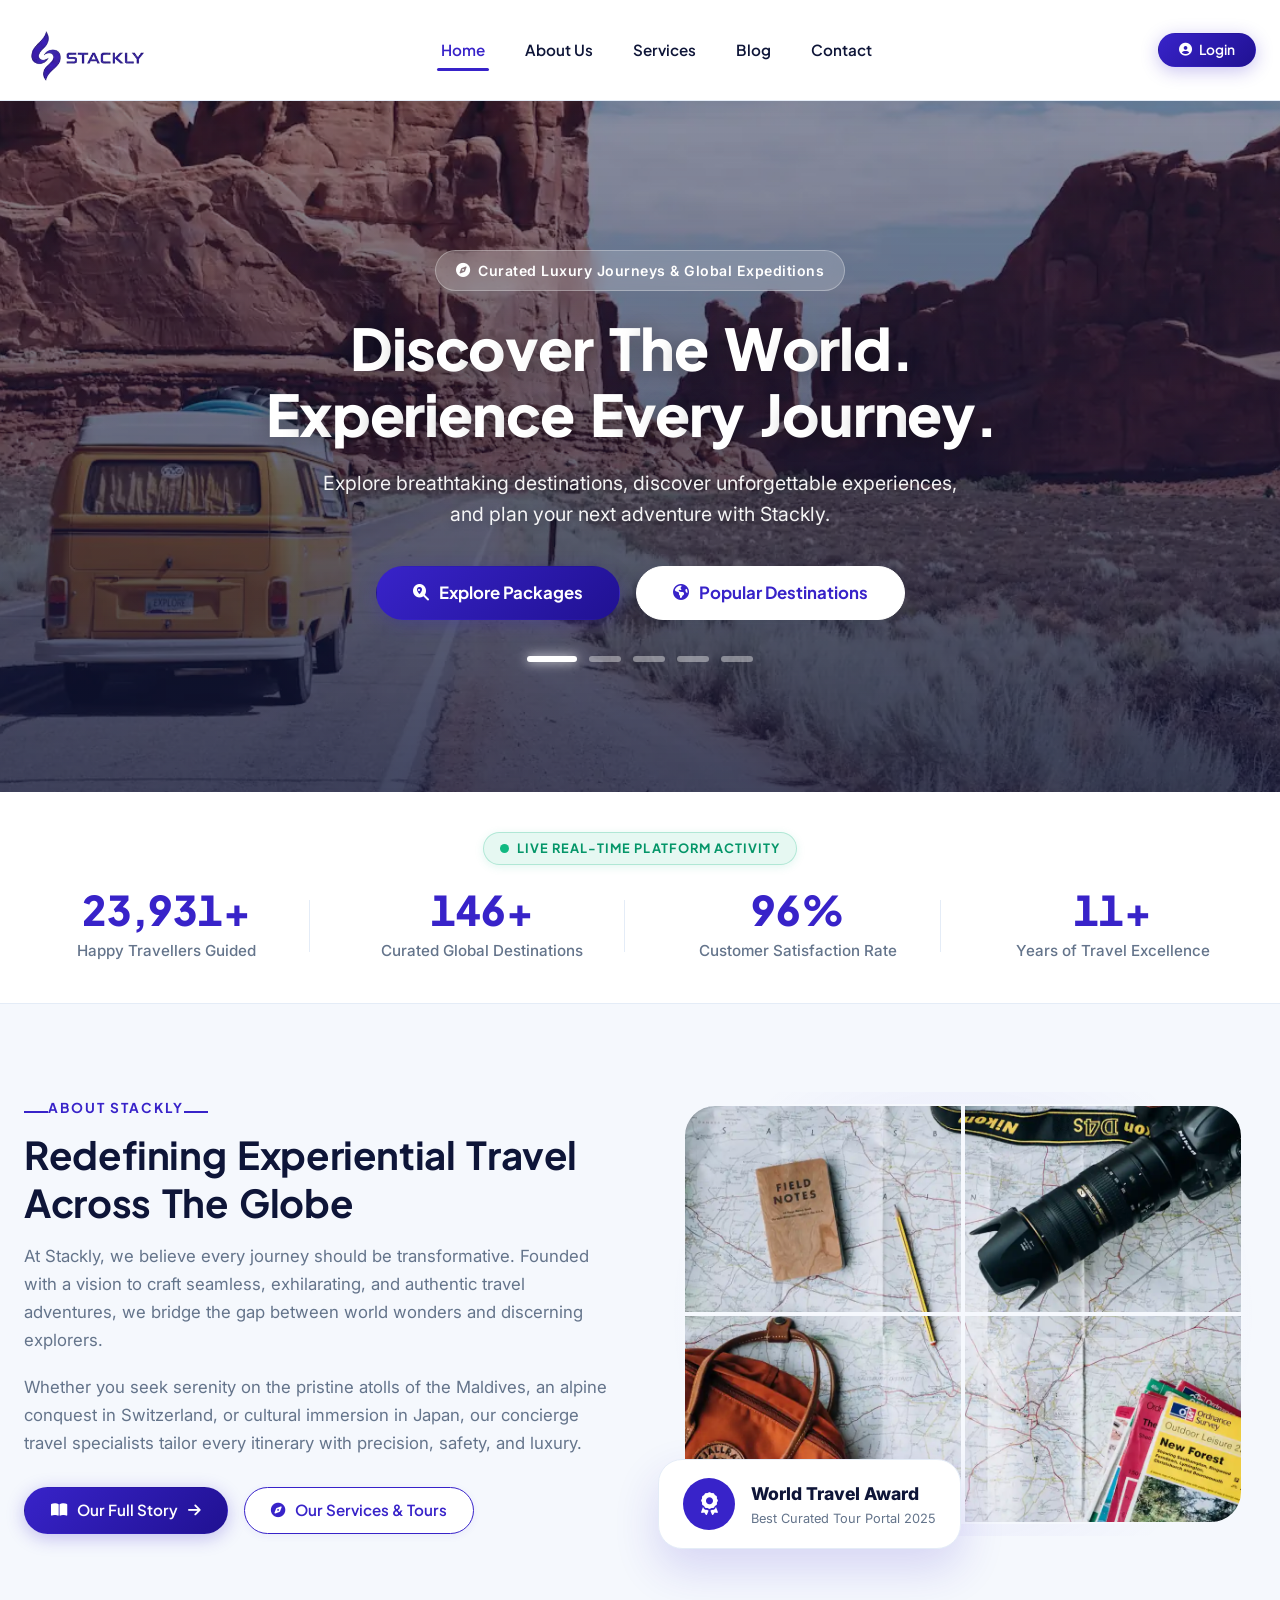
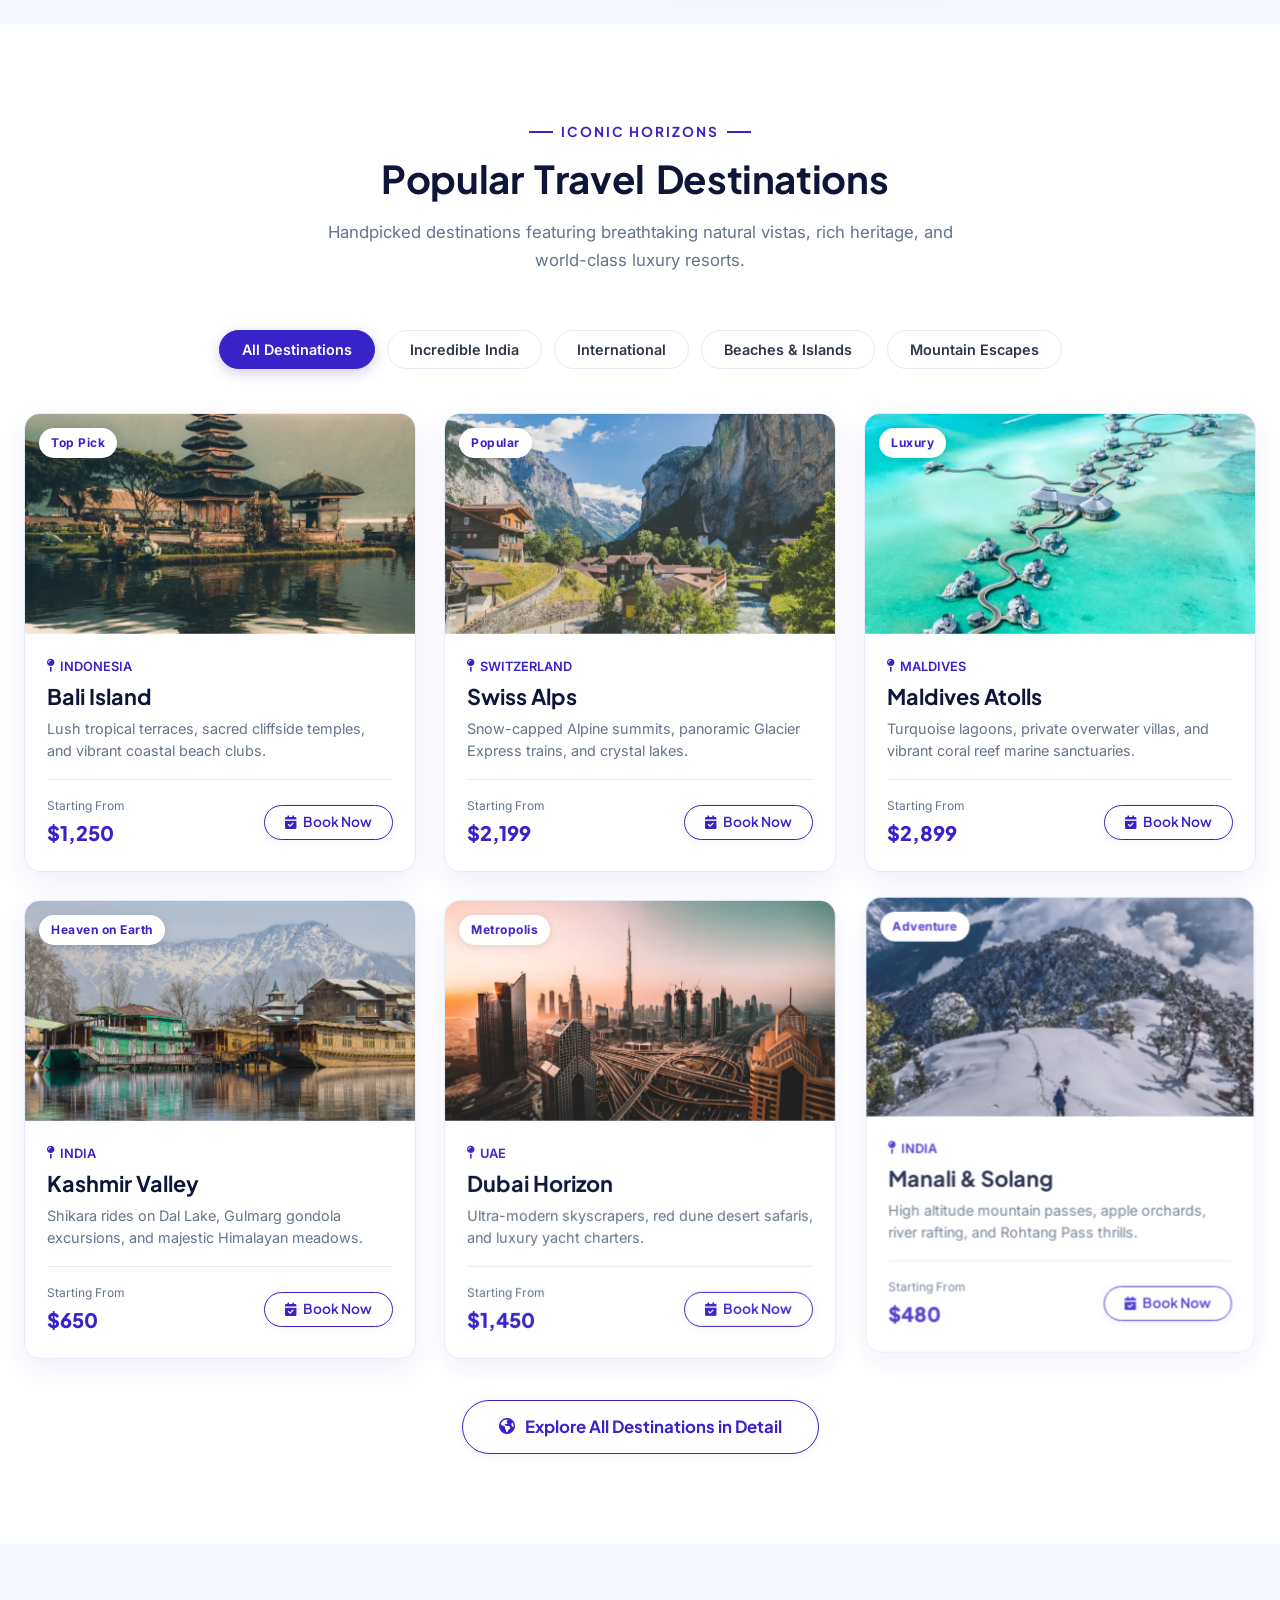
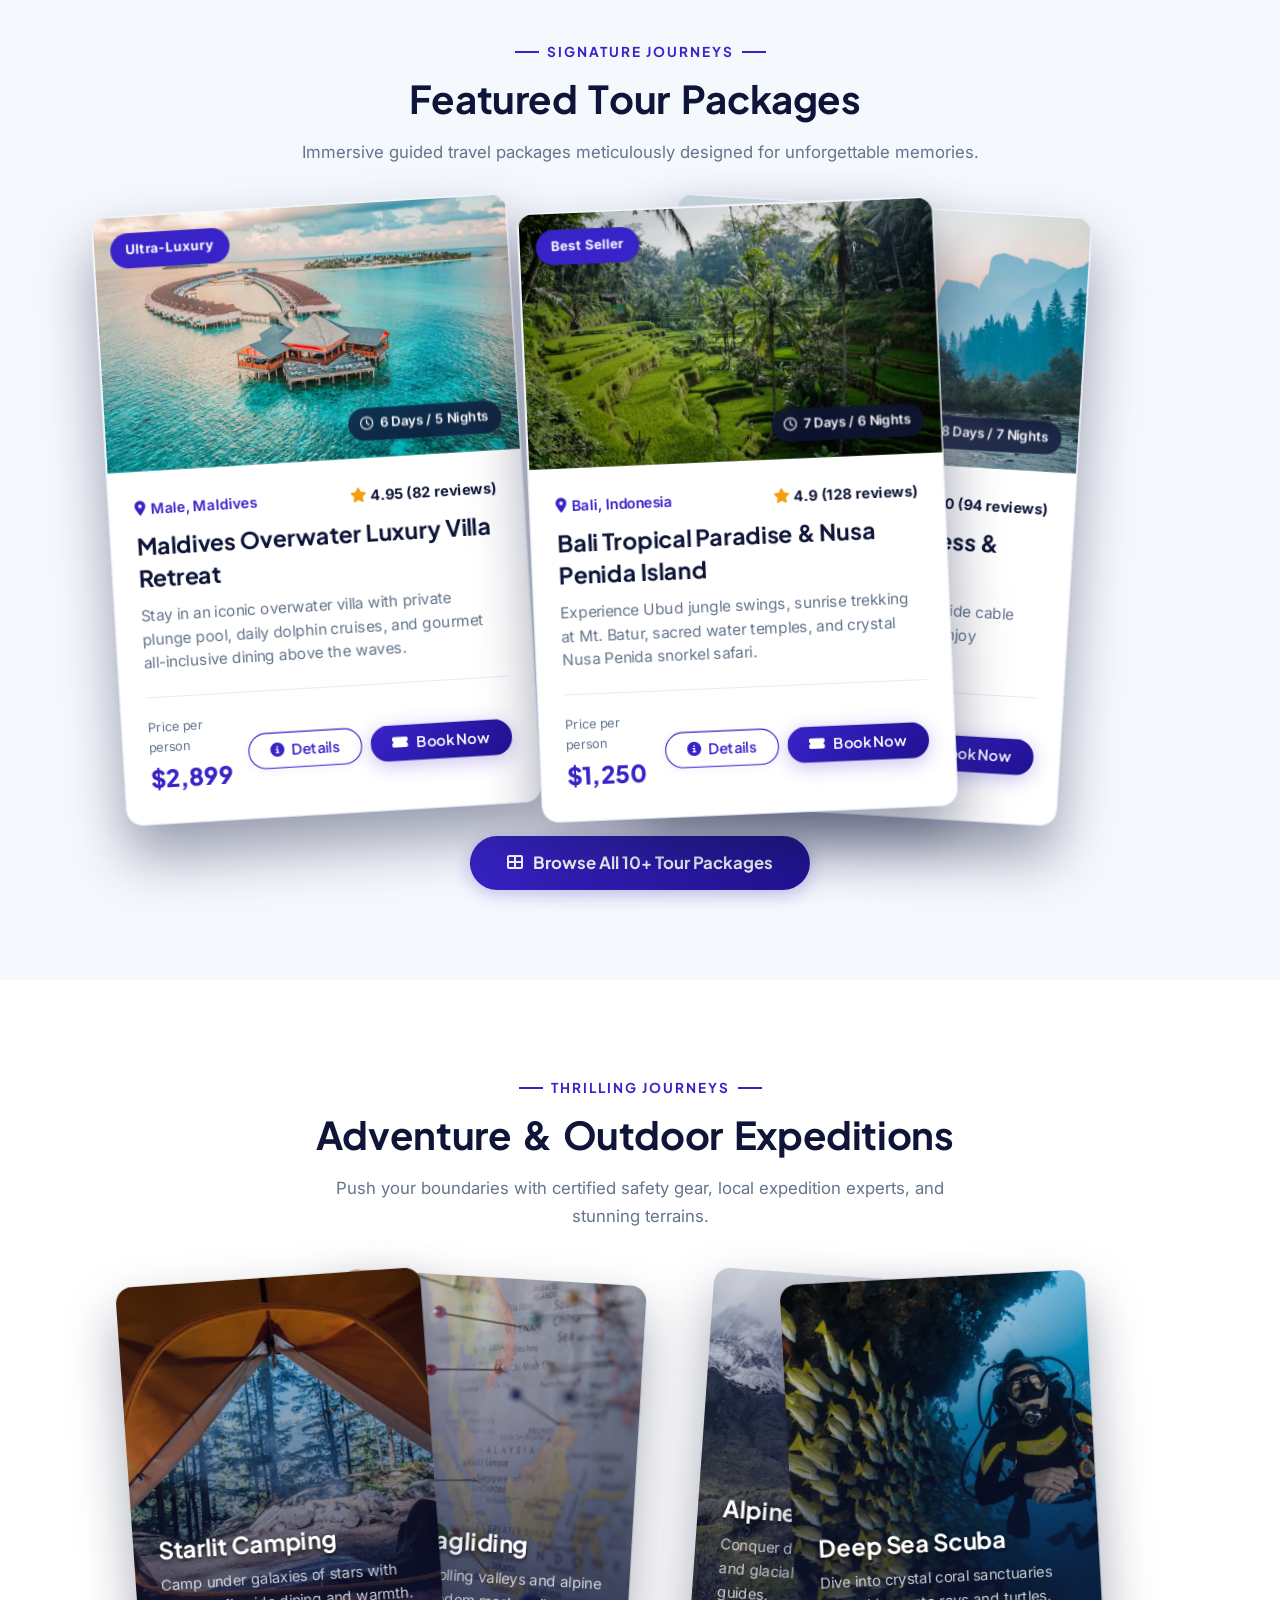
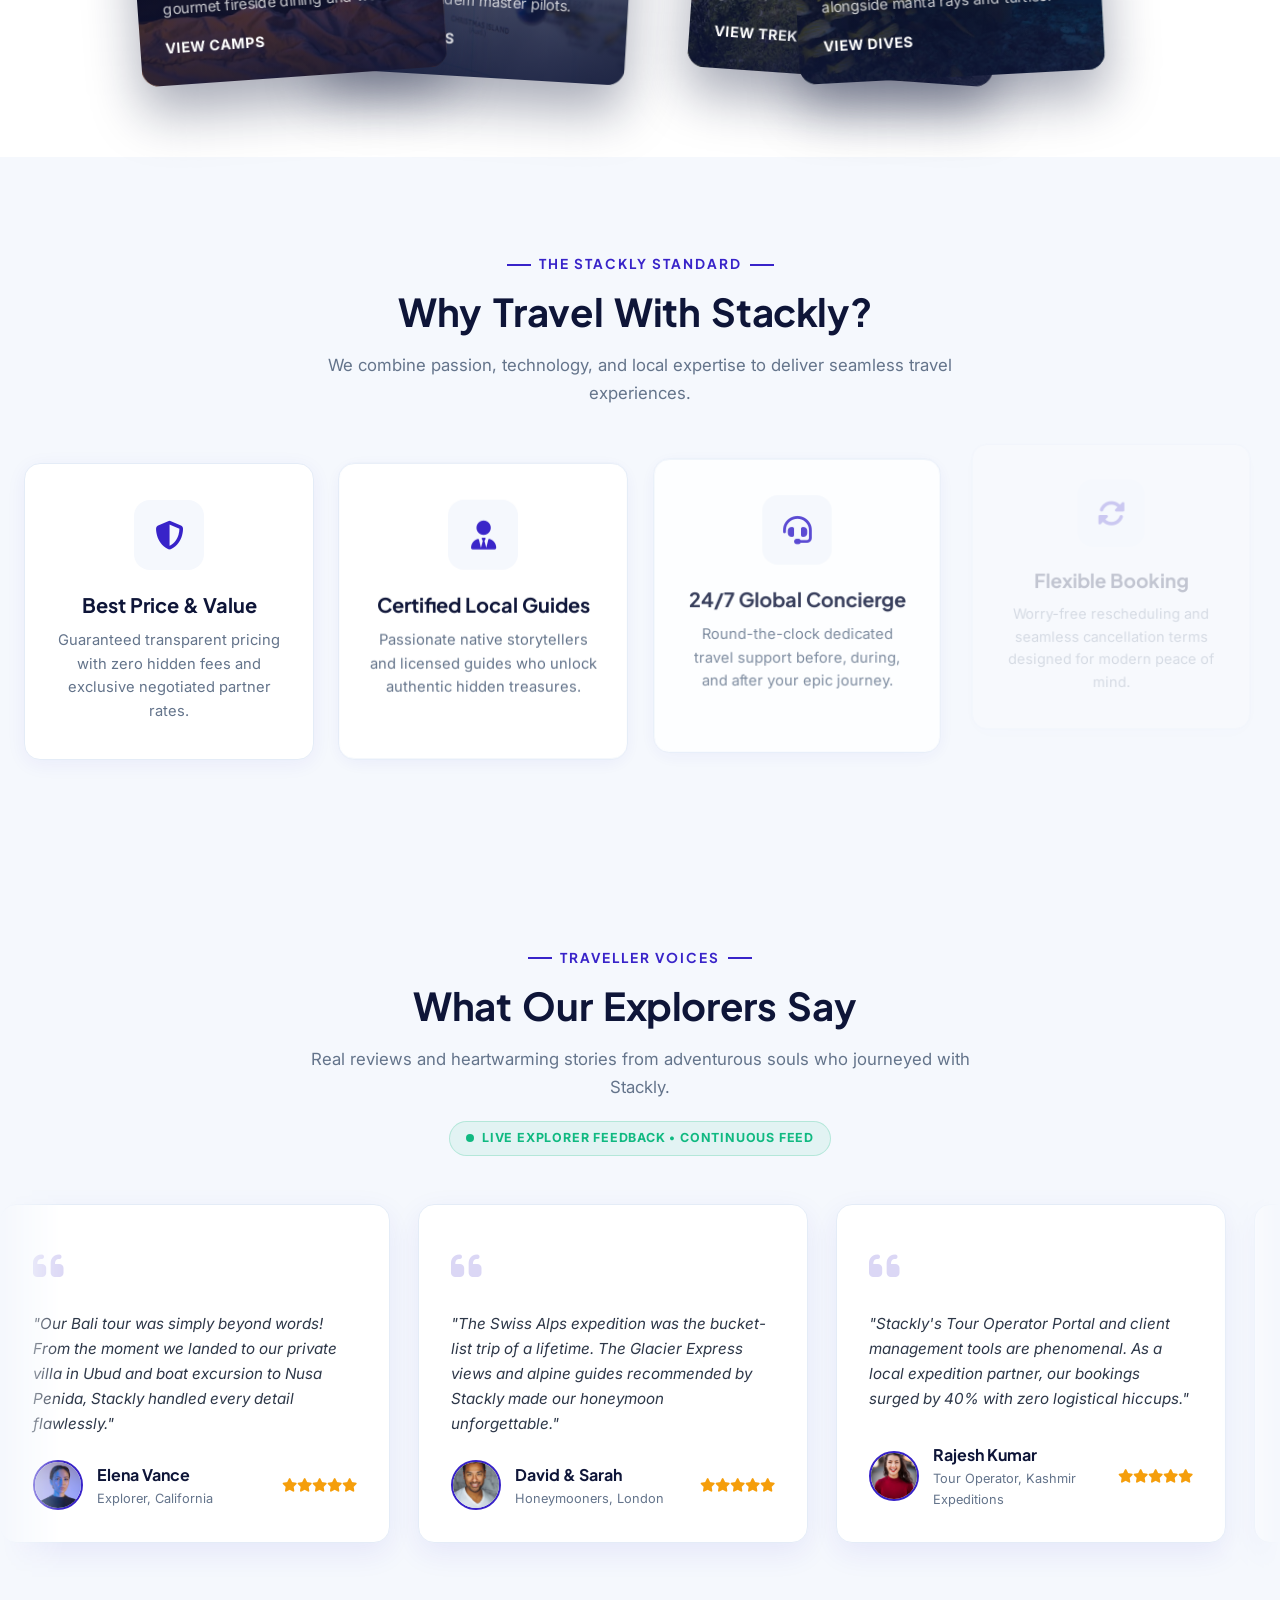
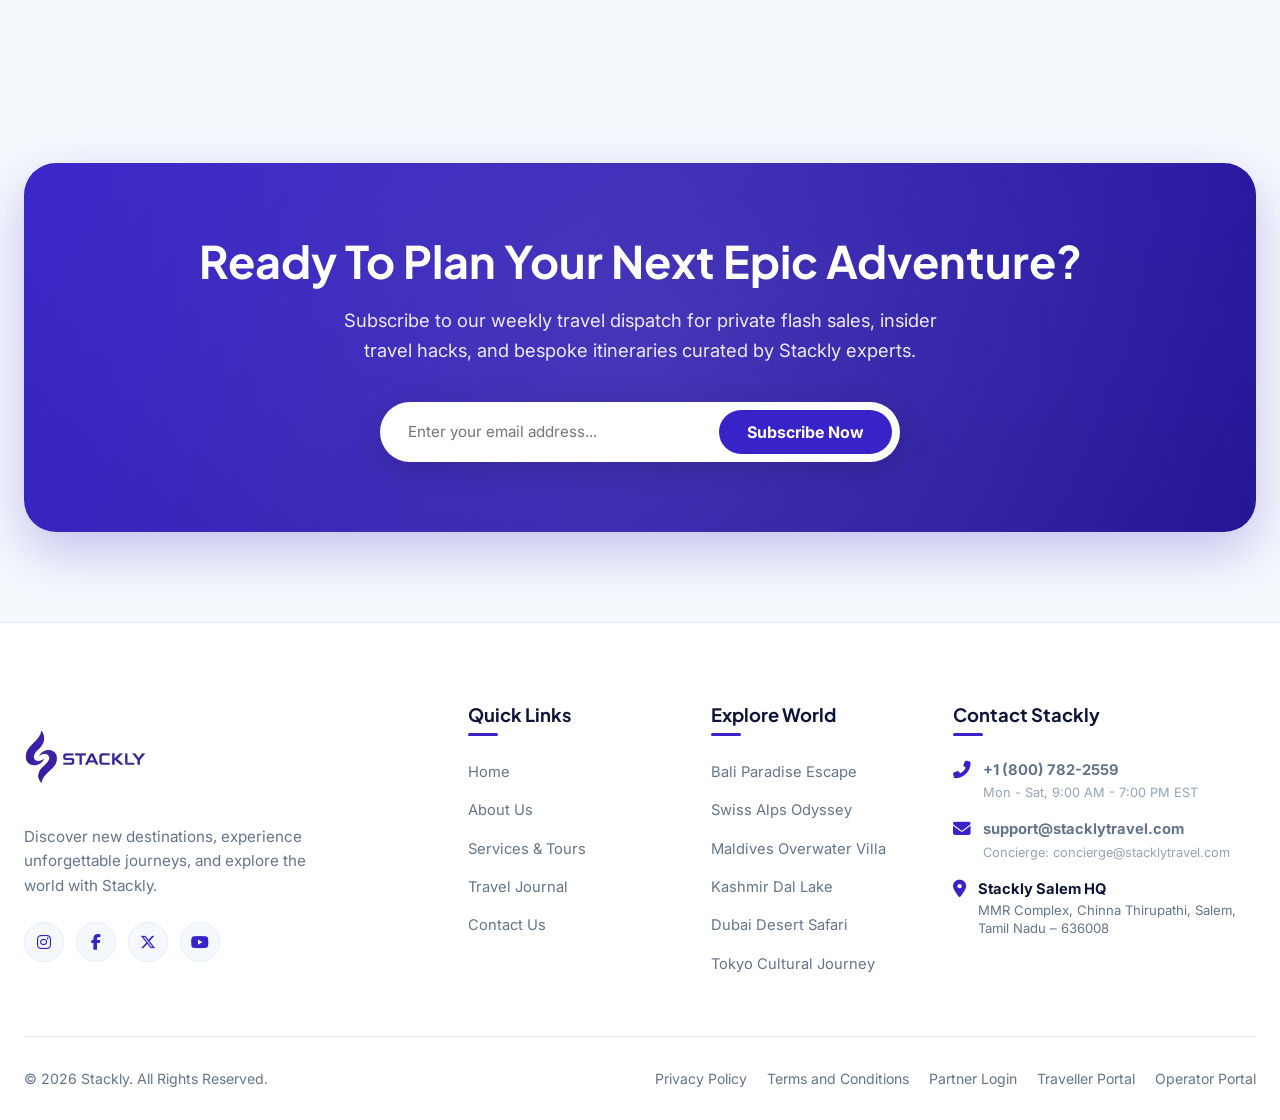
<file: index.html>
<!DOCTYPE html>
<html lang="en">

<head>
  <meta charset="UTF-8">
  <meta name="viewport" content="width=device-width, initial-scale=1.0">
  <title>Stackly Tourism & Travel Portal — Discover The World. Experience Every Journey.</title>
  <meta name="description"
    content="Explore breathtaking destinations, discover unforgettable tour packages, and plan your next adventure with Stackly. Premium blue & white travel portal.">
  <link rel="stylesheet" href="https://cdnjs.cloudflare.com/ajax/libs/font-awesome/6.5.1/css/all.min.css">
  <link rel="stylesheet" href="css/style.css">
</head>

<body>

  <!-- STACKLY PRELOADER: BUILDING REVEAL + TRAVEL ANIMATION + LOGO REVEAL -->
  <div id="stacklyPreloader" class="stackly-preloader" aria-label="Loading Stackly Travel Portal">
    <div class="preloader-stage">
      <!-- Flight Path & Moving Plane -->
      <svg class="flight-path-svg" viewBox="0 0 300 120">
        <path class="flight-arc" d="M 20,100 Q 150,-10 280,100" />
        <path id="preloaderPlane" class="plane-marker" d="M 0,-6 L 8,0 L 0,6 L 2,1 L -6,4 L -4,0 L -6,-4 L 2,-1 Z">
          <animateMotion path="M 20,100 Q 150,-10 280,100" dur="2.2s" repeatCount="indefinite" rotate="auto" />
        </path>
      </svg>

      <!-- Building Reveal Architectural Structure -->
      <svg class="building-reveal-svg" viewBox="0 0 220 130">
        <line x1="10" y1="125" x2="210" y2="125" class="arch-line" stroke-width="3" />
        <rect x="25" y="60" width="28" height="65" class="arch-fill" />
        <rect x="25" y="60" width="28" height="65" class="arch-line" />
        <rect x="63" y="40" width="34" height="85" class="arch-fill" />
        <rect x="63" y="40" width="34" height="85" class="arch-line" />
        <rect x="107" y="20" width="45" height="105" class="arch-fill" />
        <rect x="107" y="20" width="45" height="105" class="arch-line" />
        <rect x="162" y="50" width="32" height="75" class="arch-fill" />
        <rect x="162" y="50" width="32" height="75" class="arch-line" />
        <path d="M 107,20 L 129.5,2 L 152,20 Z" class="arch-line" />
        <path d="M 32,80 Q 39,70 46,80 L 46,125 L 32,125 Z" class="arch-line" />
        <path d="M 72,60 Q 80,50 88,60 L 88,125 L 72,125 Z" class="arch-line" />
        <path d="M 120,45 Q 129.5,35 139,45 L 139,125 L 120,125 Z" class="arch-line" />
        <path d="M 170,70 Q 178,60 186,70 L 186,125 L 170,125 Z" class="arch-line" />
      </svg>

      <!-- Center Stackly Logo Reveal -->
      <div id="preloaderLogoWrap" class="preloader-logo-wrap">
        <img src="assets/images/ui/logo.webp" alt="Stackly Tourism & Travel" class="preloader-logo">
      </div>

      <div id="preloaderBrandText" class="preloader-text">EXPLORE • DISCOVER • JOURNEY</div>
      <div class="preloader-bar-wrap">
        <div id="preloaderProgressBar" class="preloader-bar"></div>
      </div>
    </div>
  </div>

  <!-- SITE HEADER & NAVIGATION (5 MAIN PAGES) -->
  <header class="site-header">
    <div class="container-wide header-inner">
      <a href="index.html" class="brand-logo-link" aria-label="Stackly Home">
        <img src="assets/images/ui/logo.webp" alt="Stackly Tourism & Travel" class="brand-logo-img">
      </a>

      <nav class="main-navigation" aria-label="Primary Navigation">
        <ul class="nav-menu-list">
          <li class="nav-menu-item"><a href="index.html" class="nav-menu-link active">Home</a></li>
          <li class="nav-menu-item"><a href="about.html" class="nav-menu-link">About Us</a></li>
          <li class="nav-menu-item"><a href="services.html" class="nav-menu-link">Services</a></li>
          <li class="nav-menu-item"><a href="blog.html" class="nav-menu-link">Blog</a></li>
          <li class="nav-menu-item"><a href="contact.html" class="nav-menu-link">Contact</a></li>
        </ul>
      </nav>

      <div class="header-actions">
        <a href="login.html" class="btn btn-primary btn-sm">
          <i class="fas fa-user-circle"></i> Login
        </a>
        <button id="mobileNavToggle" class="mobile-nav-toggle" aria-label="Open Navigation">
          <i class="fas fa-bars"></i>
        </button>
      </div>
    </div>
  </header>

  <!-- MOBILE DRAWER (NAVIGATION + AUTH) -->
  <div id="drawerBackdrop" class="drawer-backdrop"></div>
  <aside id="mobileDrawer" class="mobile-drawer" aria-label="Mobile Navigation">
    <div class="drawer-header">
      <img src="assets/images/ui/logo.webp" alt="Stackly" class="drawer-logo-img">
      <button id="drawerCloseBtn" class="drawer-close-btn" aria-label="Close Menu">&times;</button>
    </div>
    <ul class="drawer-nav-list">
      <li><a href="index.html" class="drawer-nav-link active"><i class="fas fa-home"></i> <span>Home</span></a></li>
      <li><a href="about.html" class="drawer-nav-link"><i class="fas fa-info-circle"></i> <span>About Us</span></a></li>
      <li><a href="services.html" class="drawer-nav-link"><i class="fas fa-concierge-bell"></i> <span>Services &amp; Tours</span></a></li>
      <li><a href="blog.html" class="drawer-nav-link"><i class="fas fa-newspaper"></i> <span>Blog</span></a></li>
      <li><a href="contact.html" class="drawer-nav-link"><i class="fas fa-envelope"></i> <span>Contact</span></a></li>
    </ul>
    <div class="drawer-footer">
      <a href="login.html" class="btn btn-primary" style="width:100%; justify-content:center;">
        <i class="fas fa-sign-in-alt"></i> Login
      </a>
      <a href="signup.html" class="btn btn-outline" style="width:100%; justify-content:center;">
        <i class="fas fa-user-plus"></i> Create Account
      </a>
    </div>
  </aside>

  <!-- HERO SECTION WITH 5-IMAGE CONTINUOUS SLIDESHOW -->
  <section class="hero-wrapper" id="homeHeroSection">
    <!-- 5 Slides running continuously with smooth crossfade -->
    <div class="hero-slider-track" id="heroSliderTrack">
      <div class="hero-slide active">
        <img src="assets/images/hero/hero-travel.webp" alt="World Travel Vista" class="hero-bg-img">
      </div>
      <div class="hero-slide">
        <img src="assets/images/destinations/switzerland.webp" alt="Swiss Alps Glacier Express" class="hero-bg-img">
      </div>
      <div class="hero-slide">
        <img src="assets/images/destinations/bali.webp" alt="Bali Tropical Paradise" class="hero-bg-img">
      </div>
      <div class="hero-slide">
        <img src="assets/images/destinations/maldives.webp" alt="Maldives Overwater Sanctuary" class="hero-bg-img">
      </div>
      <div class="hero-slide">
        <img src="assets/images/destinations/kashmir.webp" alt="Kashmir Alpine Haven" class="hero-bg-img">
      </div>
    </div>
    <div class="hero-overlay"></div>

    <div class="container hero-content">
      <span class="hero-badge">
        <i class="fas fa-compass"></i> Curated Luxury Journeys & Global Expeditions
      </span>
      <h1 class="hero-title">Discover The World. Experience Every Journey.</h1>
      <p class="hero-description">
        <span class="hero-desc-line">Explore breathtaking destinations, discover unforgettable experiences,</span>
        <span class="hero-desc-line">and plan your next adventure with Stackly.</span>
      </p>
      <div class="hero-actions" style="display:flex; justify-content:center; gap:16px; flex-wrap:wrap;">
        <a href="404.html" class="btn btn-primary btn-lg">
          <i class="fas fa-search-location"></i> Explore Packages
        </a>
        <a href="404.html" class="btn btn-white btn-lg">
          <i class="fas fa-globe-americas"></i> Popular Destinations
        </a>
      </div>

      <!-- Slide Pagination Dots -->
      <div class="hero-slide-indicators" id="heroSlideIndicators">
        <button class="slide-indicator-dot active" aria-label="Slide 1" data-slide="0"></button>
        <button class="slide-indicator-dot" aria-label="Slide 2" data-slide="1"></button>
        <button class="slide-indicator-dot" aria-label="Slide 3" data-slide="2"></button>
        <button class="slide-indicator-dot" aria-label="Slide 4" data-slide="3"></button>
        <button class="slide-indicator-dot" aria-label="Slide 5" data-slide="4"></button>
      </div>
    </div>
  </section>

  <!-- TRAVEL STATISTICS -->
  <section class="stats-strip">
    <div class="container" style="text-align:center;">
      <div class="stats-live-badge">
        <span class="stat-live-dot"></span> Live Real-Time Platform Activity
      </div>
      <div class="stats-grid">
        <div class="stat-item">
          <div class="stat-number" data-target="24500" data-suffix="+">24,500+</div>
          <div class="stat-label">Happy Travellers Guided</div>
        </div>
        <div class="stat-item">
          <div class="stat-number" data-target="150" data-suffix="+">0+</div>
          <div class="stat-label">Curated Global Destinations</div>
        </div>
        <div class="stat-item">
          <div class="stat-number" data-target="99" data-suffix="%">0%</div>
          <div class="stat-label">Customer Satisfaction Rate</div>
        </div>
        <div class="stat-item">
          <div class="stat-number" data-target="12" data-suffix="+">0+</div>
          <div class="stat-label">Years of Travel Excellence</div>
        </div>
      </div>
    </div>
  </section>

  <!-- ABOUT STACKLY INTRODUCTION -->
  <section class="section-padding bg-subtle">
    <div class="container">
      <div class="about-split-grid">
        <div class="split-content-animated">
          <span class="section-tagline">About Stackly</span>
          <h2 class="section-title">Redefining Experiential Travel Across The Globe</h2>
          <p class="section-description" style="margin-bottom:20px;">
            At Stackly, we believe every journey should be transformative. Founded with a vision to craft seamless,
            exhilarating, and authentic travel adventures, we bridge the gap between world wonders and discerning
            explorers.
          </p>
          <p class="section-description" style="margin-bottom:30px;">
            Whether you seek serenity on the pristine atolls of the Maldives, an alpine conquest in Switzerland, or
            cultural immersion in Japan, our concierge travel specialists tailor every itinerary with precision, safety,
            and luxury.
          </p>
          <div class="about-actions-group" style="display:flex; gap:16px; flex-wrap:wrap;">
            <a href="404.html" class="btn btn-primary">
              <i class="fas fa-book-open"></i> Our Full Story <i class="fas fa-arrow-right"></i>
            </a>
            <a href="404.html" class="btn btn-outline">
              <i class="fas fa-compass"></i> Our Services &amp; Tours
            </a>
          </div>
        </div>

        <div class="split-puzzle-wrapper">
          <div class="split-puzzle-backdrop"></div>
          <div class="split-puzzle-grid" aria-label="Interactive 4-piece Stackly Travel Showcase">
            <div class="puzzle-piece piece-tl">
              <img src="assets/images/hero/about-hero.webp" alt="Stackly Travelers" class="puzzle-img">
            </div>
            <div class="puzzle-piece piece-tr">
              <img src="assets/images/hero/about-hero.webp" alt="Stackly Travelers" class="puzzle-img">
            </div>
            <div class="puzzle-piece piece-bl">
              <img src="assets/images/hero/about-hero.webp" alt="Stackly Travelers" class="puzzle-img">
            </div>
            <div class="puzzle-piece piece-br">
              <img src="assets/images/hero/about-hero.webp" alt="Stackly Travelers" class="puzzle-img">
            </div>
          </div>
          <div class="split-award-badge">
            <div
              style="width:52px; height:52px; border-radius:50%; background:var(--primary-blue); color:#fff; display:flex; align-items:center; justify-content:center; font-size:1.4rem; flex-shrink:0;">
              <i class="fas fa-award"></i>
            </div>
            <div>
              <div style="font-weight:800; font-size:1.1rem; color:var(--text-dark-navy);">World Travel Award</div>
              <div style="font-size:0.8rem; color:var(--text-muted);">Best Curated Tour Portal 2025</div>
            </div>
          </div>
        </div>
      </div>
    </div>
  </section>

  <!-- POPULAR DESTINATIONS SHOWCASE -->
  <section id="popularDestinations" class="section-padding bg-white">
    <div class="container">
      <div class="section-header">
        <span class="section-tagline">Iconic Horizons</span>
        <h2 class="section-title">Popular Travel Destinations</h2>
        <p class="section-description">Handpicked destinations featuring breathtaking natural vistas, rich heritage, and
          world-class luxury resorts.</p>
      </div>

      <div class="filter-tabs-bar">
        <button class="filter-tab-btn dest-filter-btn active" data-filter="all">All Destinations</button>
        <button class="filter-tab-btn dest-filter-btn" data-filter="india">Incredible India</button>
        <button class="filter-tab-btn dest-filter-btn" data-filter="international">International</button>
        <button class="filter-tab-btn dest-filter-btn" data-filter="beach">Beaches & Islands</button>
        <button class="filter-tab-btn dest-filter-btn" data-filter="mountain">Mountain Escapes</button>
      </div>

      <div class="destinations-grid six-card-grid" id="popularDestinationsGrid">
        <!-- Bali -->
        <div class="destination-card" data-category="international beach" data-region="Indonesia">
          <div class="destination-media">
            <img src="assets/images/destinations/bali.webp" alt="Bali, Indonesia" class="destination-img"
              loading="lazy">
            <span class="destination-tag">Top Pick</span>
          </div>
          <div class="destination-body">
            <span class="destination-region"><i class="fas fa-map-pin"></i> Indonesia</span>
            <h3 class="destination-name">Bali Island</h3>
            <p class="destination-desc">Lush tropical terraces, sacred cliffside temples, and vibrant coastal beach
              clubs.</p>
            <div class="destination-footer">
              <div class="destination-price-box">
                <span class="price-label">Starting From</span>
                <span class="price-amount">$1,250</span>
              </div>
              <a href="404.html" class="btn btn-outline btn-sm">
                <i class="fas fa-calendar-check"></i> Book Now
              </a>
            </div>
          </div>
        </div>

        <!-- Switzerland -->
        <div class="destination-card" data-category="international mountain" data-region="Switzerland">
          <div class="destination-media">
            <img src="assets/images/destinations/switzerland.webp" alt="Swiss Alps, Switzerland" class="destination-img"
              loading="lazy">
            <span class="destination-tag">Popular</span>
          </div>
          <div class="destination-body">
            <span class="destination-region"><i class="fas fa-map-pin"></i> Switzerland</span>
            <h3 class="destination-name">Swiss Alps</h3>
            <p class="destination-desc">Snow-capped Alpine summits, panoramic Glacier Express trains, and crystal lakes.
            </p>
            <div class="destination-footer">
              <div class="destination-price-box">
                <span class="price-label">Starting From</span>
                <span class="price-amount">$2,199</span>
              </div>
              <a href="404.html" class="btn btn-outline btn-sm">
                <i class="fas fa-calendar-check"></i> Book Now
              </a>
            </div>
          </div>
        </div>

        <!-- Maldives -->
        <div class="destination-card" data-category="international beach" data-region="Maldives">
          <div class="destination-media">
            <img src="assets/images/destinations/maldives.webp" alt="Maldives Overwater Atoll" class="destination-img"
              loading="lazy">
            <span class="destination-tag">Luxury</span>
          </div>
          <div class="destination-body">
            <span class="destination-region"><i class="fas fa-map-pin"></i> Maldives</span>
            <h3 class="destination-name">Maldives Atolls</h3>
            <p class="destination-desc">Turquoise lagoons, private overwater villas, and vibrant coral reef marine
              sanctuaries.</p>
            <div class="destination-footer">
              <div class="destination-price-box">
                <span class="price-label">Starting From</span>
                <span class="price-amount">$2,899</span>
              </div>
              <a href="404.html" class="btn btn-outline btn-sm">
                <i class="fas fa-calendar-check"></i> Book Now
              </a>
            </div>
          </div>
        </div>

        <!-- Kashmir -->
        <div class="destination-card" data-category="india mountain" data-region="India">
          <div class="destination-media">
            <img src="assets/images/destinations/kashmir.webp" alt="Kashmir Dal Lake" class="destination-img"
              loading="lazy">
            <span class="destination-tag">Heaven on Earth</span>
          </div>
          <div class="destination-body">
            <span class="destination-region"><i class="fas fa-map-pin"></i> India</span>
            <h3 class="destination-name">Kashmir Valley</h3>
            <p class="destination-desc">Shikara rides on Dal Lake, Gulmarg gondola excursions, and majestic Himalayan
              meadows.</p>
            <div class="destination-footer">
              <div class="destination-price-box">
                <span class="price-label">Starting From</span>
                <span class="price-amount">$650</span>
              </div>
              <a href="404.html" class="btn btn-outline btn-sm">
                <i class="fas fa-calendar-check"></i> Book Now
              </a>
            </div>
          </div>
        </div>

        <!-- Dubai -->
        <div class="destination-card" data-category="international" data-region="UAE">
          <div class="destination-media">
            <img src="assets/images/destinations/dubai.webp" alt="Dubai Cityscape" class="destination-img"
              loading="lazy">
            <span class="destination-tag">Metropolis</span>
          </div>
          <div class="destination-body">
            <span class="destination-region"><i class="fas fa-map-pin"></i> UAE</span>
            <h3 class="destination-name">Dubai Horizon</h3>
            <p class="destination-desc">Ultra-modern skyscrapers, red dune desert safaris, and luxury yacht charters.
            </p>
            <div class="destination-footer">
              <div class="destination-price-box">
                <span class="price-label">Starting From</span>
                <span class="price-amount">$1,450</span>
              </div>
              <a href="404.html" class="btn btn-outline btn-sm">
                <i class="fas fa-calendar-check"></i> Book Now
              </a>
            </div>
          </div>
        </div>

        <!-- Manali -->
        <div class="destination-card" data-category="india mountain" data-region="India">
          <div class="destination-media">
            <img src="assets/images/destinations/manali.webp" alt="Manali Valley" class="destination-img"
              loading="lazy">
            <span class="destination-tag">Adventure</span>
          </div>
          <div class="destination-body">
            <span class="destination-region"><i class="fas fa-map-pin"></i> India</span>
            <h3 class="destination-name">Manali & Solang</h3>
            <p class="destination-desc">High altitude mountain passes, apple orchards, river rafting, and Rohtang Pass
              thrills.</p>
            <div class="destination-footer">
              <div class="destination-price-box">
                <span class="price-label">Starting From</span>
                <span class="price-amount">$480</span>
              </div>
              <a href="404.html" class="btn btn-outline btn-sm">
                <i class="fas fa-calendar-check"></i> Book Now
              </a>
            </div>
          </div>
        </div>
      </div>

      <div class="section-center-action" style="text-align:center; margin-top:40px; padding:0 12px;">
        <a href="404.html" class="btn btn-outline btn-lg">
          <i class="fas fa-globe-americas"></i> Explore All Destinations in Detail
        </a>
      </div>
    </div>
  </section>

  <!-- FEATURED TOUR PACKAGES SECTION -->
  <section id="featuredTours" class="section-padding bg-subtle">
    <div class="container">
      <div class="section-header">
        <span class="section-tagline">Signature Journeys</span>
        <h2 class="section-title">Featured Tour Packages</h2>
        <p class="section-description">Immersive guided travel packages meticulously designed for unforgettable
          memories.</p>
      </div>

      <div class="tours-grid three-card-grid featured-tours-shuffle-grid" id="featuredToursGrid">
        <!-- Tour 1: Bali -->
        <div class="tour-card" data-category="beach honeymoon adventure" data-price="1250" data-rating="4.9">
          <div class="tour-card-media">
            <img src="assets/images/tours/tour-bali.webp" alt="Bali Paradise Tour" class="tour-card-img" loading="lazy">
            <span class="tour-badge">Best Seller</span>
            <span class="tour-duration-badge"><i class="far fa-clock"></i> 7 Days / 6 Nights</span>
          </div>
          <div class="tour-card-body">
            <div class="tour-meta-row">
              <span class="tour-location"><i class="fas fa-map-marker-alt"></i> Bali, Indonesia</span>
              <span class="tour-rating"><i class="fas fa-star"></i> 4.9 (128 reviews)</span>
            </div>
            <h3 class="tour-title"><a href="404.html">Bali Tropical Paradise & Nusa Penida Island</a></h3>
            <p class="tour-desc">Experience Ubud jungle swings, sunrise trekking at Mt. Batur, sacred water temples, and
              crystal Nusa Penida snorkel safari.</p>
            <div class="tour-card-footer">
              <div class="tour-price-group">
                <span class="price-label">Price per person</span>
                <span class="tour-price-amount">$1,250</span>
              </div>
              <div class="tour-card-actions">
                <a href="404.html" class="btn btn-outline btn-sm"><i class="fas fa-info-circle"></i> Details</a>
                <a href="404.html" class="btn btn-primary btn-sm"><i class="fas fa-ticket-alt"></i> Book Now</a>
              </div>
            </div>
          </div>
        </div>

        <!-- Tour 2: Swiss -->
        <div class="tour-card" data-category="mountain luxury international" data-price="2199" data-rating="5.0">
          <div class="tour-card-media">
            <img src="assets/images/tours/tour-switzerland.webp" alt="Swiss Alps Tour" class="tour-card-img"
              loading="lazy">
            <span class="tour-badge">Premium</span>
            <span class="tour-duration-badge"><i class="far fa-clock"></i> 8 Days / 7 Nights</span>
          </div>
          <div class="tour-card-body">
            <div class="tour-meta-row">
              <span class="tour-location"><i class="fas fa-map-marker-alt"></i> Zermatt, Switzerland</span>
              <span class="tour-rating"><i class="fas fa-star"></i> 5.0 (94 reviews)</span>
            </div>
            <h3 class="tour-title"><a href="404.html">Swiss Alps Glacier Express & Peaks Odyssey</a></h3>
            <p class="tour-desc">Ride the legendary panoramic trains, ride cable cars to the Matterhorn summit, and
              enjoy boutique lakeside chalets in Lucerne.</p>
            <div class="tour-card-footer">
              <div class="tour-price-group">
                <span class="price-label">Price per person</span>
                <span class="tour-price-amount">$2,199</span>
              </div>
              <div class="tour-card-actions">
                <a href="404.html" class="btn btn-outline btn-sm"><i class="fas fa-info-circle"></i> Details</a>
                <a href="404.html" class="btn btn-primary btn-sm"><i class="fas fa-ticket-alt"></i> Book Now</a>
              </div>
            </div>
          </div>
        </div>

        <!-- Tour 3: Maldives -->
        <div class="tour-card" data-category="beach luxury honeymoon" data-price="2899" data-rating="4.95">
          <div class="tour-card-media">
            <img src="assets/images/tours/tour-maldives.webp" alt="Maldives Tour" class="tour-card-img" loading="lazy">
            <span class="tour-badge">Ultra-Luxury</span>
            <span class="tour-duration-badge"><i class="far fa-clock"></i> 6 Days / 5 Nights</span>
          </div>
          <div class="tour-card-body">
            <div class="tour-meta-row">
              <span class="tour-location"><i class="fas fa-map-marker-alt"></i> Male, Maldives</span>
              <span class="tour-rating"><i class="fas fa-star"></i> 4.95 (82 reviews)</span>
            </div>
            <h3 class="tour-title"><a href="404.html">Maldives Overwater Luxury Villa Retreat</a></h3>
            <p class="tour-desc">Stay in an iconic overwater villa with private plunge pool, daily dolphin cruises, and
              gourmet all-inclusive dining above the waves.</p>
            <div class="tour-card-footer">
              <div class="tour-price-group">
                <span class="price-label">Price per person</span>
                <span class="tour-price-amount">$2,899</span>
              </div>
              <div class="tour-card-actions">
                <a href="404.html" class="btn btn-outline btn-sm"><i class="fas fa-info-circle"></i> Details</a>
                <a href="404.html" class="btn btn-primary btn-sm"><i class="fas fa-ticket-alt"></i> Book Now</a>
              </div>
            </div>
          </div>
        </div>
      </div>

      <div class="section-center-action" style="text-align:center; margin-top:40px; padding:0 12px;">
        <a href="404.html" class="btn btn-primary btn-lg">
          <i class="fas fa-th-large"></i> Browse All 10+ Tour Packages
        </a>
      </div>
    </div>
  </section>

  <!-- ADVENTURE EXPERIENCES -->
  <section class="section-padding bg-white" id="adventureExpeditionsSection">
    <div class="container">
      <div class="section-header">
        <span class="section-tagline">Thrilling Journeys</span>
        <h2 class="section-title">Adventure & Outdoor Expeditions</h2>
        <p class="section-description">Push your boundaries with certified safety gear, local expedition experts, and
          stunning terrains.</p>
      </div>

      <div class="adventure-grid" id="adventureExpeditionsGrid">
        <div class="adventure-card">
          <img src="assets/images/adventure/trekking.webp" alt="Alpine Trekking" class="adventure-img" loading="lazy">
          <div class="adventure-overlay">
            <h3 class="adventure-title"><a href="services.html#tourPackagesSection"
                style="color:inherit; text-decoration:none;">Alpine Trekking</a></h3>
            <p class="adventure-desc">Conquer dramatic mountain ridges and glacial trails with veteran guides.</p>
            <a href="services.html#tourPackagesSection" class="adventure-link">View Treks</a>
          </div>
        </div>

        <div class="adventure-card">
          <img src="assets/images/adventure/scuba.webp" alt="Scuba Diving" class="adventure-img" loading="lazy">
          <div class="adventure-overlay">
            <h3 class="adventure-title"><a href="services.html#tourPackagesSection"
                style="color:inherit; text-decoration:none;">Deep Sea Scuba</a></h3>
            <p class="adventure-desc">Dive into crystal coral sanctuaries alongside manta rays and turtles.</p>
            <a href="services.html#tourPackagesSection" class="adventure-link">View Dives</a>
          </div>
        </div>

        <div class="adventure-card">
          <img src="assets/images/adventure/paragliding.webp" alt="Paragliding" class="adventure-img" loading="lazy">
          <div class="adventure-overlay">
            <h3 class="adventure-title"><a href="services.html#tourPackagesSection"
                style="color:inherit; text-decoration:none;">Sky Paragliding</a></h3>
            <p class="adventure-desc">Soar above rolling valleys and alpine lakes with tandem master pilots.</p>
            <a href="services.html#tourPackagesSection" class="adventure-link">View Flights</a>
          </div>
        </div>

        <div class="adventure-card">
          <img src="assets/images/adventure/camping.webp" alt="Wilderness Camping" class="adventure-img" loading="lazy">
          <div class="adventure-overlay">
            <h3 class="adventure-title"><a href="services.html#tourPackagesSection"
                style="color:inherit; text-decoration:none;">Starlit Camping</a></h3>
            <p class="adventure-desc">Camp under galaxies of stars with gourmet fireside dining and warmth.</p>
            <a href="services.html#tourPackagesSection" class="adventure-link">View Camps</a>
          </div>
        </div>
      </div>
    </div>
  </section>

  <!-- WHY CHOOSE STACKLY -->
  <section class="section-padding bg-subtle" id="whyChooseSection">
    <div class="container">
      <div class="section-header">
        <span class="section-tagline">The Stackly Standard</span>
        <h2 class="section-title">Why Travel With Stackly?</h2>
        <p class="section-description">We combine passion, technology, and local expertise to deliver seamless travel
          experiences.</p>
      </div>

      <div class="why-choose-grid four-card-grid" id="whyChooseGrid">
        <div class="feature-box">
          <div class="feature-icon-wrap"><i class="fas fa-shield-alt"></i></div>
          <h3 class="feature-title">Best Price & Value</h3>
          <p class="feature-desc">Guaranteed transparent pricing with zero hidden fees and exclusive negotiated partner
            rates.</p>
        </div>

        <div class="feature-box">
          <div class="feature-icon-wrap"><i class="fas fa-user-tie"></i></div>
          <h3 class="feature-title">Certified Local Guides</h3>
          <p class="feature-desc">Passionate native storytellers and licensed guides who unlock authentic hidden
            treasures.</p>
        </div>

        <div class="feature-box">
          <div class="feature-icon-wrap"><i class="fas fa-headset"></i></div>
          <h3 class="feature-title">24/7 Global Concierge</h3>
          <p class="feature-desc">Round-the-clock dedicated travel support before, during, and after your epic journey.
          </p>
        </div>

        <div class="feature-box">
          <div class="feature-icon-wrap"><i class="fas fa-sync-alt"></i></div>
          <h3 class="feature-title">Flexible Booking</h3>
          <p class="feature-desc">Worry-free rescheduling and seamless cancellation terms designed for modern peace of
            mind.</p>
        </div>
      </div>
    </div>
  </section>

  <!-- CUSTOMER TESTIMONIALS (LIVE CONTINUOUS HORIZONTAL RUN) -->
  <section class="section-padding bg-subtle" style="overflow:hidden;">
    <div class="container">
      <div class="section-header" style="margin-bottom:20px;">
        <span class="section-tagline">Traveller Voices</span>
        <h2 class="section-title">What Our Explorers Say</h2>
        <p class="section-description">Real reviews and heartwarming stories from adventurous souls who journeyed with
          Stackly.</p>
      </div>

      <div style="text-align:center; margin-bottom:28px;">
        <span class="live-stream-badge">
          <span class="live-dot"></span> Live Explorer Feedback &bull; Continuous Feed
        </span>
      </div>
    </div>

    <!-- Edge-to-edge Live Marquee Track (Infinite Seamless Loop) -->
    <div class="testimonials-marquee-wrapper" id="testimonialsMarqueeWrapper"
      aria-label="Continuous traveller testimonials feed">
      <div class="testimonials-marquee-track" id="testimonialsMarqueeTrack">

        <!-- CARD 1: Elena Vance -->
        <div class="testimonial-card">
          <div class="testimonial-quote-icon"><i class="fas fa-quote-left"></i></div>
          <p class="testimonial-text">
            "Our Bali tour was simply beyond words! From the moment we landed to our private villa in Ubud and boat
            excursion to Nusa Penida, Stackly handled every detail flawlessly."
          </p>
          <div class="testimonial-author-row">
            <img src="assets/images/testimonials/avatar-1.webp" alt="Elena Vance" class="author-avatar" loading="lazy">
            <div>
              <div class="author-name">Elena Vance</div>
              <div class="author-title">Explorer, California</div>
            </div>
            <div class="author-stars">
              <i class="fas fa-star"></i><i class="fas fa-star"></i><i class="fas fa-star"></i><i
                class="fas fa-star"></i><i class="fas fa-star"></i>
            </div>
          </div>
        </div>

        <!-- CARD 2: David & Sarah -->
        <div class="testimonial-card">
          <div class="testimonial-quote-icon"><i class="fas fa-quote-left"></i></div>
          <p class="testimonial-text">
            "The Swiss Alps expedition was the bucket-list trip of a lifetime. The Glacier Express views and alpine
            guides recommended by Stackly made our honeymoon unforgettable."
          </p>
          <div class="testimonial-author-row">
            <img src="assets/images/testimonials/avatar-2.webp" alt="David Sterling" class="author-avatar"
              loading="lazy">
            <div>
              <div class="author-name">David &amp; Sarah</div>
              <div class="author-title">Honeymooners, London</div>
            </div>
            <div class="author-stars">
              <i class="fas fa-star"></i><i class="fas fa-star"></i><i class="fas fa-star"></i><i
                class="fas fa-star"></i><i class="fas fa-star"></i>
            </div>
          </div>
        </div>

        <!-- CARD 3: Rajesh Kumar -->
        <div class="testimonial-card">
          <div class="testimonial-quote-icon"><i class="fas fa-quote-left"></i></div>
          <p class="testimonial-text">
            "Stackly's Tour Operator Portal and client management tools are phenomenal. As a local expedition partner,
            our bookings surged by 40% with zero logistical hiccups."
          </p>
          <div class="testimonial-author-row">
            <img src="assets/images/testimonials/avatar-3.webp" alt="Rajesh Kumar" class="author-avatar" loading="lazy">
            <div>
              <div class="author-name">Rajesh Kumar</div>
              <div class="author-title">Tour Operator, Kashmir Expeditions</div>
            </div>
            <div class="author-stars">
              <i class="fas fa-star"></i><i class="fas fa-star"></i><i class="fas fa-star"></i><i
                class="fas fa-star"></i><i class="fas fa-star"></i>
            </div>
          </div>
        </div>

        <!-- CARD 4: Sophia Dubois -->
        <div class="testimonial-card">
          <div class="testimonial-quote-icon"><i class="fas fa-quote-left"></i></div>
          <p class="testimonial-text">
            "Traveling solo across Japan was made completely effortless with Stackly's 24/7 verified concierge. My tea
            ceremony in Kyoto and ryokan stay were deeply transformative."
          </p>
          <div class="testimonial-author-row">
            <img src="assets/images/testimonials/avatar-4.webp" alt="Sophia Dubois" class="author-avatar"
              loading="lazy">
            <div>
              <div class="author-name">Sophia Dubois</div>
              <div class="author-title">Cultural Voyager, Paris</div>
            </div>
            <div class="author-stars">
              <i class="fas fa-star"></i><i class="fas fa-star"></i><i class="fas fa-star"></i><i
                class="fas fa-star"></i><i class="fas fa-star"></i>
            </div>
          </div>
        </div>

        <!-- CARD 5: Marcus & Chloe -->
        <div class="testimonial-card">
          <div class="testimonial-quote-icon"><i class="fas fa-quote-left"></i></div>
          <p class="testimonial-text">
            "The Maldives Overwater Sanctuary and private manta ray reef excursion blew our minds. The sunset catamaran
            cruises and bespoke villa dining were pure magic."
          </p>
          <div class="testimonial-author-row">
            <img src="assets/images/testimonials/avatar-2.webp" alt="Marcus & Chloe" class="author-avatar"
              loading="lazy">
            <div>
              <div class="author-name">Marcus &amp; Chloe</div>
              <div class="author-title">Adventure Seekers, Sydney</div>
            </div>
            <div class="author-stars">
              <i class="fas fa-star"></i><i class="fas fa-star"></i><i class="fas fa-star"></i><i
                class="fas fa-star"></i><i class="fas fa-star"></i>
            </div>
          </div>
        </div>

        <!-- ==============================================================
             DUPLICATE SET (CLONES FOR SEAMLESS 100% INFINITE CONTINUOUS LOOP)
             ============================================================== -->

        <!-- CARD 1 CLONE -->
        <div class="testimonial-card" aria-hidden="true">
          <div class="testimonial-quote-icon"><i class="fas fa-quote-left"></i></div>
          <p class="testimonial-text">
            "Our Bali tour was simply beyond words! From the moment we landed to our private villa in Ubud and boat
            excursion to Nusa Penida, Stackly handled every detail flawlessly."
          </p>
          <div class="testimonial-author-row">
            <img src="assets/images/testimonials/avatar-1.webp" alt="Elena Vance" class="author-avatar" loading="lazy">
            <div>
              <div class="author-name">Elena Vance</div>
              <div class="author-title">Explorer, California</div>
            </div>
            <div class="author-stars">
              <i class="fas fa-star"></i><i class="fas fa-star"></i><i class="fas fa-star"></i><i
                class="fas fa-star"></i><i class="fas fa-star"></i>
            </div>
          </div>
        </div>

        <!-- CARD 2 CLONE -->
        <div class="testimonial-card" aria-hidden="true">
          <div class="testimonial-quote-icon"><i class="fas fa-quote-left"></i></div>
          <p class="testimonial-text">
            "The Swiss Alps expedition was the bucket-list trip of a lifetime. The Glacier Express views and alpine
            guides recommended by Stackly made our honeymoon unforgettable."
          </p>
          <div class="testimonial-author-row">
            <img src="assets/images/testimonials/avatar-2.webp" alt="David Sterling" class="author-avatar"
              loading="lazy">
            <div>
              <div class="author-name">David &amp; Sarah</div>
              <div class="author-title">Honeymooners, London</div>
            </div>
            <div class="author-stars">
              <i class="fas fa-star"></i><i class="fas fa-star"></i><i class="fas fa-star"></i><i
                class="fas fa-star"></i><i class="fas fa-star"></i>
            </div>
          </div>
        </div>

        <!-- CARD 3 CLONE -->
        <div class="testimonial-card" aria-hidden="true">
          <div class="testimonial-quote-icon"><i class="fas fa-quote-left"></i></div>
          <p class="testimonial-text">
            "Stackly's Tour Operator Portal and client management tools are phenomenal. As a local expedition partner,
            our bookings surged by 40% with zero logistical hiccups."
          </p>
          <div class="testimonial-author-row">
            <img src="assets/images/testimonials/avatar-3.webp" alt="Rajesh Kumar" class="author-avatar" loading="lazy">
            <div>
              <div class="author-name">Rajesh Kumar</div>
              <div class="author-title">Tour Operator, Kashmir Expeditions</div>
            </div>
            <div class="author-stars">
              <i class="fas fa-star"></i><i class="fas fa-star"></i><i class="fas fa-star"></i><i
                class="fas fa-star"></i><i class="fas fa-star"></i>
            </div>
          </div>
        </div>

        <!-- CARD 4 CLONE -->
        <div class="testimonial-card" aria-hidden="true">
          <div class="testimonial-quote-icon"><i class="fas fa-quote-left"></i></div>
          <p class="testimonial-text">
            "Traveling solo across Japan was made completely effortless with Stackly's 24/7 verified concierge. My tea
            ceremony in Kyoto and ryokan stay were deeply transformative."
          </p>
          <div class="testimonial-author-row">
            <img src="assets/images/testimonials/avatar-4.webp" alt="Sophia Dubois" class="author-avatar"
              loading="lazy">
            <div>
              <div class="author-name">Sophia Dubois</div>
              <div class="author-title">Cultural Voyager, Paris</div>
            </div>
            <div class="author-stars">
              <i class="fas fa-star"></i><i class="fas fa-star"></i><i class="fas fa-star"></i><i
                class="fas fa-star"></i><i class="fas fa-star"></i>
            </div>
          </div>
        </div>

        <!-- CARD 5 CLONE -->
        <div class="testimonial-card" aria-hidden="true">
          <div class="testimonial-quote-icon"><i class="fas fa-quote-left"></i></div>
          <p class="testimonial-text">
            "The Maldives Overwater Sanctuary and private manta ray reef excursion blew our minds. The sunset catamaran
            cruises and bespoke villa dining were pure magic."
          </p>
          <div class="testimonial-author-row">
            <img src="assets/images/testimonials/avatar-2.webp" alt="Marcus & Chloe" class="author-avatar"
              loading="lazy">
            <div>
              <div class="author-name">Marcus &amp; Chloe</div>
              <div class="author-title">Adventure Seekers, Sydney</div>
            </div>
            <div class="author-stars">
              <i class="fas fa-star"></i><i class="fas fa-star"></i><i class="fas fa-star"></i><i
                class="fas fa-star"></i><i class="fas fa-star"></i>
            </div>
          </div>
        </div>

      </div>
    </div>
  </section>

  <!-- NEWSLETTER & FINAL BOOKING CTA BANNER -->
  <section class="section-padding bg-subtle" style="overflow:hidden;">
    <div class="container">
      <div class="cta-banner cta-banner-enter-right" id="homeNewsletterCta">
        <h2 class="cta-title">Ready To Plan Your Next Epic Adventure?</h2>
        <p class="cta-subtitle">
          Subscribe to our weekly travel dispatch for private flash sales, insider travel hacks, and bespoke itineraries
          curated by Stackly experts.
        </p>
        <div class="newsletter-form-wrapper"
          style="max-width:520px; margin:0 auto; display:flex; flex-direction:column; align-items:center;">
          <form class="newsletter-form-row" id="homeNewsletterForm" action="404.html" method="GET" novalidate
            style="width:100%;">
            <input type="email" class="newsletter-input" id="newsletterEmailInput"
              placeholder="Enter your email address..." aria-label="Email Address">
            <button type="submit" class="newsletter-btn" id="newsletterSubmitBtn">Subscribe Now</button>
          </form>
          <div class="newsletter-error-msg" id="newsletterErrorMsg" style="display:none;" role="alert">
            <i class="fas fa-exclamation-circle" style="color:#ef4444;"></i>
            <span>Please enter the email</span>
          </div>
        </div>
      </div>
    </div>
  </section>

  <!-- FOOTER (5 CORE PAGES) -->
  <footer class="site-footer">
    <div class="container">
      <div class="footer-top-grid">
        <div class="footer-brand-col">
          <a href="index.html" class="footer-logo-link" id="footerLogoLink" aria-label="Stackly Home - Back to top">
            <img src="assets/images/ui/logo.webp" alt="Stackly Tourism & Travel" class="footer-logo-img">
          </a>
          <p class="footer-brand-desc">
            Discover new destinations, experience unforgettable journeys, and explore the world with Stackly.
          </p>
          <div class="social-links">
            <a href="404.html" class="social-icon-btn" aria-label="Instagram"><i class="fab fa-instagram"></i></a>
            <a href="404.html" class="social-icon-btn" aria-label="Facebook"><i class="fab fa-facebook-f"></i></a>
            <a href="404.html" class="social-icon-btn" aria-label="Twitter"><i class="fab fa-x-twitter"></i></a>
            <a href="404.html" class="social-icon-btn" aria-label="YouTube"><i class="fab fa-youtube"></i></a>
          </div>
        </div>

        <div>
          <h4 class="footer-heading">Quick Links</h4>
          <ul class="footer-links-list">
            <li><a href="index.html" class="footer-link">Home</a></li>
            <li><a href="about.html" class="footer-link">About Us</a></li>
            <li><a href="services.html" class="footer-link">Services &amp; Tours</a></li>
            <li><a href="blog.html" class="footer-link">Travel Journal</a></li>
            <li><a href="contact.html" class="footer-link">Contact Us</a></li>
          </ul>
        </div>

        <div>
          <h4 class="footer-heading">Explore World</h4>
          <ul class="footer-links-list">
            <li><a href="tour-details.html" class="footer-link">Bali Paradise Escape</a></li>
            <li><a href="services.html#tourPackagesSection" class="footer-link">Swiss Alps Odyssey</a></li>
            <li><a href="services.html#tourPackagesSection" class="footer-link">Maldives Overwater Villa</a></li>
            <li><a href="services.html#tourPackagesSection" class="footer-link">Kashmir Dal Lake</a></li>
            <li><a href="services.html#tourPackagesSection" class="footer-link">Dubai Desert Safari</a></li>
            <li><a href="services.html#tourPackagesSection" class="footer-link">Tokyo Cultural Journey</a></li>
          </ul>
        </div>

        <div>
          <h4 class="footer-heading">Contact Stackly</h4>
          <div class="footer-contact-item">
            <i class="fas fa-phone-alt footer-contact-icon"></i>
            <div>
              <strong>+1 (800) 782-2559</strong>
              <div style="font-size:0.8rem; color:#94a3b8;">Mon - Sat, 9:00 AM - 7:00 PM EST</div>
            </div>
          </div>
          <div class="footer-contact-item">
            <i class="fas fa-envelope footer-contact-icon"></i>
            <div>
              <strong>support@stacklytravel.com</strong>
              <div style="font-size:0.8rem; color:#94a3b8;">Concierge: concierge@stacklytravel.com</div>
            </div>
          </div>
          <div class="footer-contact-item">
            <i class="fas fa-map-marker-alt footer-contact-icon"></i>
            <div>
              <strong style="color:var(--text-dark-navy);">Stackly Salem HQ</strong>
              <div style="font-size:0.82rem; color:var(--text-muted); line-height:1.4;">MMR Complex, Chinna Thirupathi,
                Salem, Tamil Nadu &ndash; 636008</div>
            </div>
          </div>
        </div>
      </div>

      <div class="footer-bottom">
        <div>&copy; 2026 Stackly. All Rights Reserved.</div>
        <div class="footer-legal-links">
          <a href="contact.html">Privacy Policy</a>
          <a href="contact.html">Terms and Conditions</a>
          <a href="login.html">Partner Login</a>
          <a href="dashboard-traveller.html">Traveller Portal</a>
          <a href="dashboard-operator.html">Operator Portal</a>
        </div>
      </div>
    </div>
  </footer>

  <!-- Scripts -->
  <script src="https://cdnjs.cloudflare.com/ajax/libs/gsap/3.12.5/gsap.min.js"></script>
  <script src="js/booking.js"></script>
  <script src="js/main.js"></script>
</body>

</html>
</file>
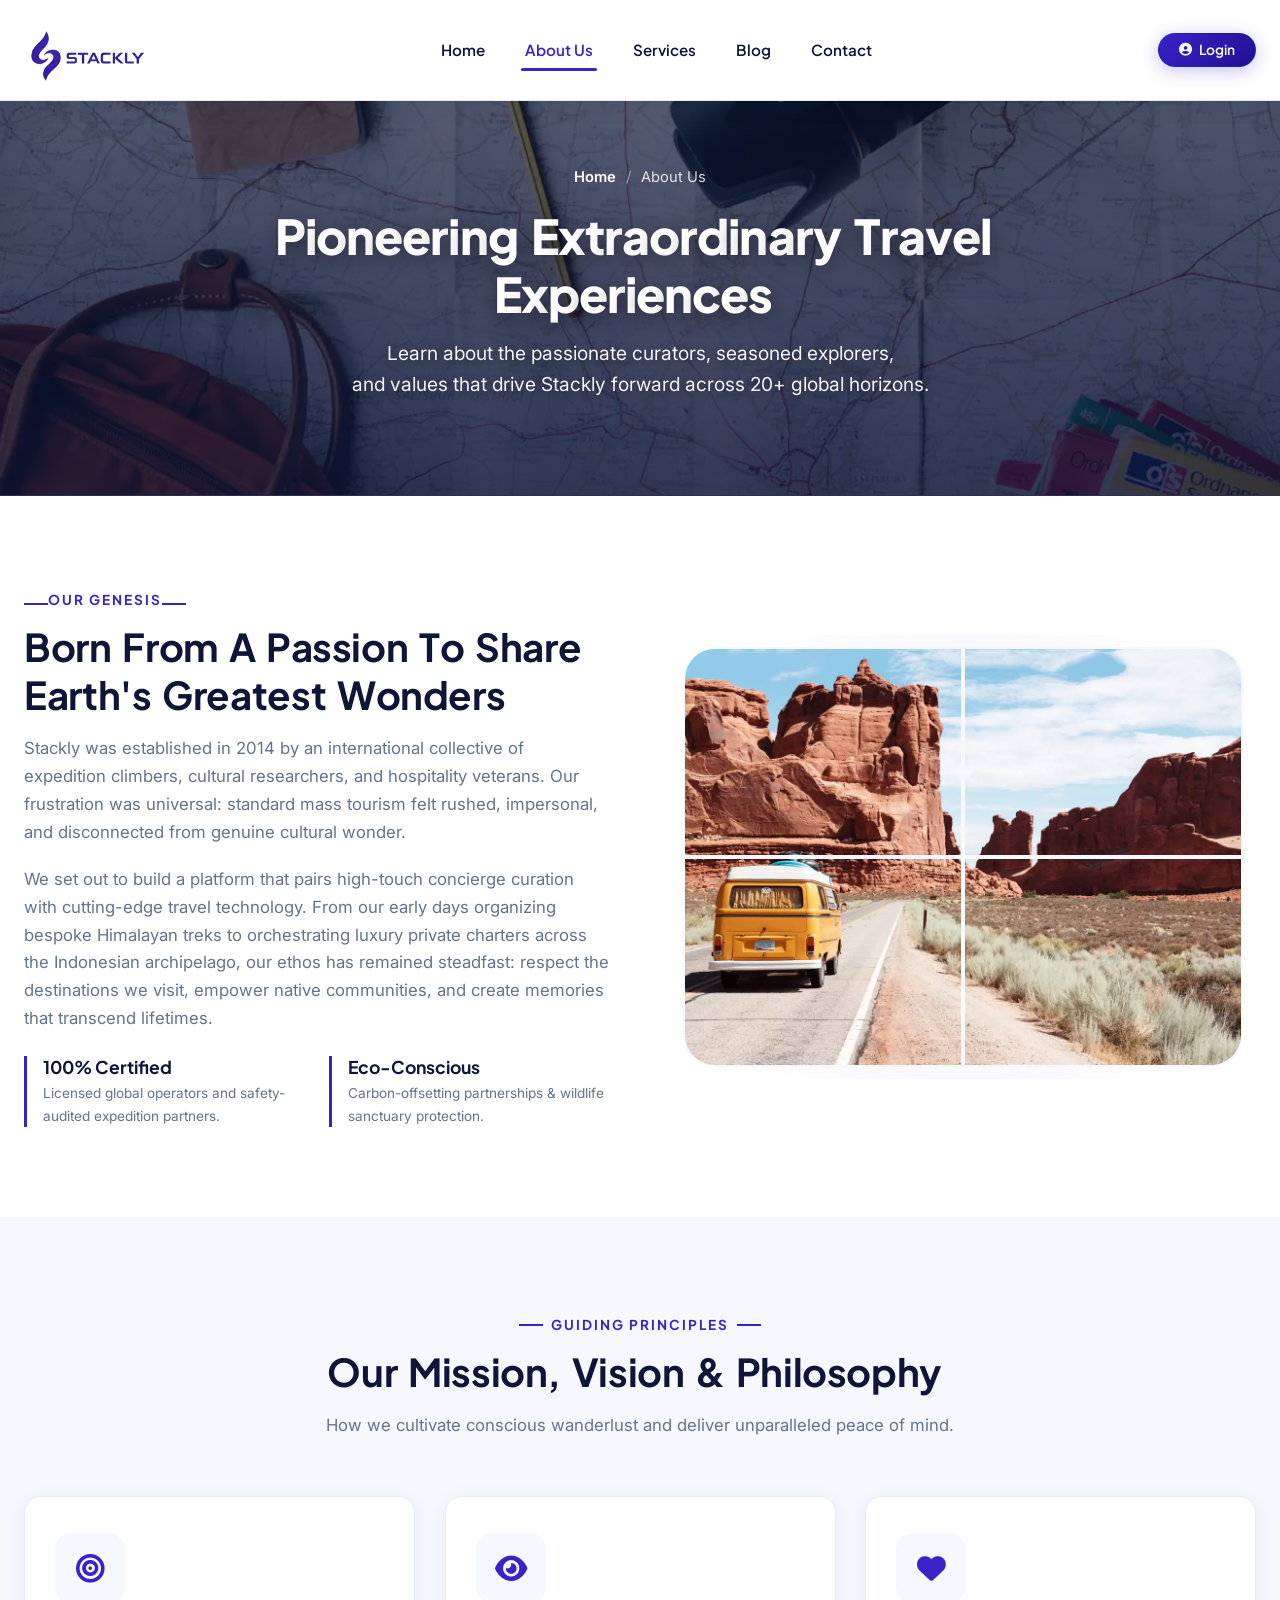
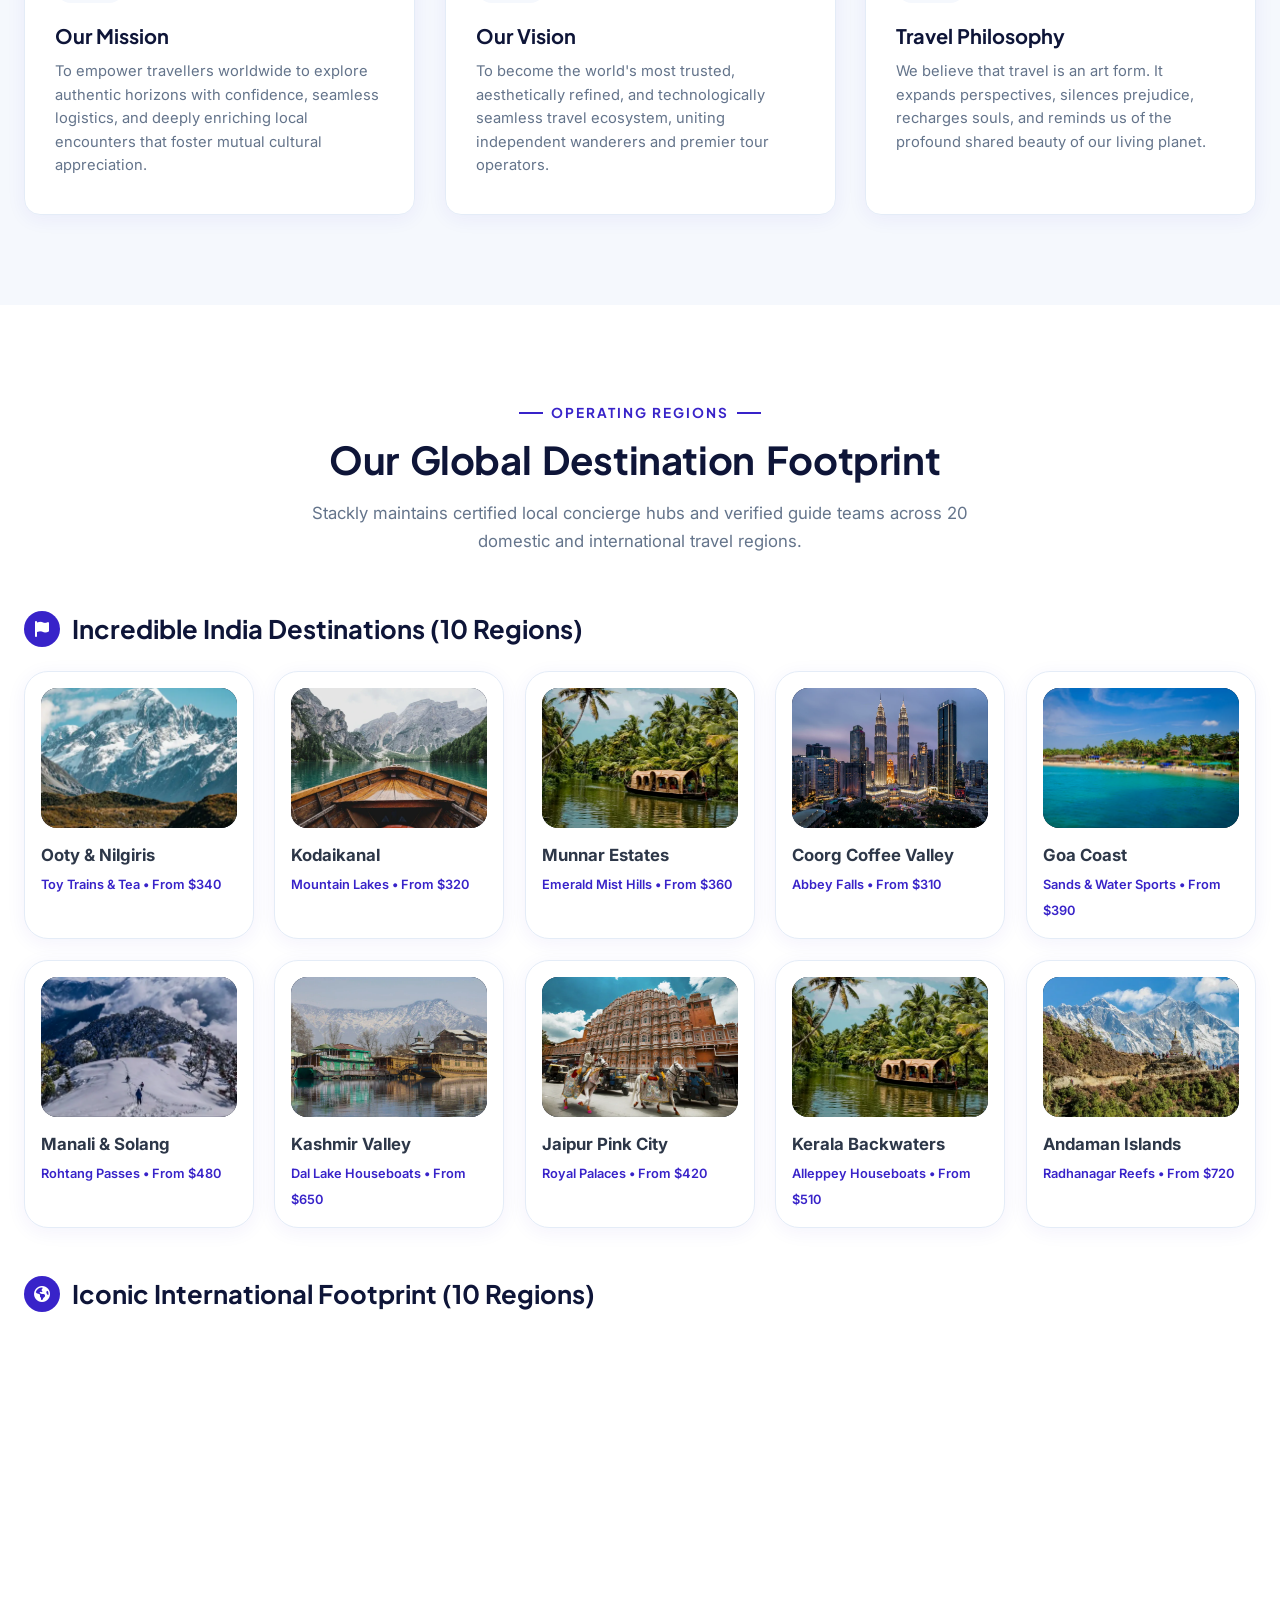
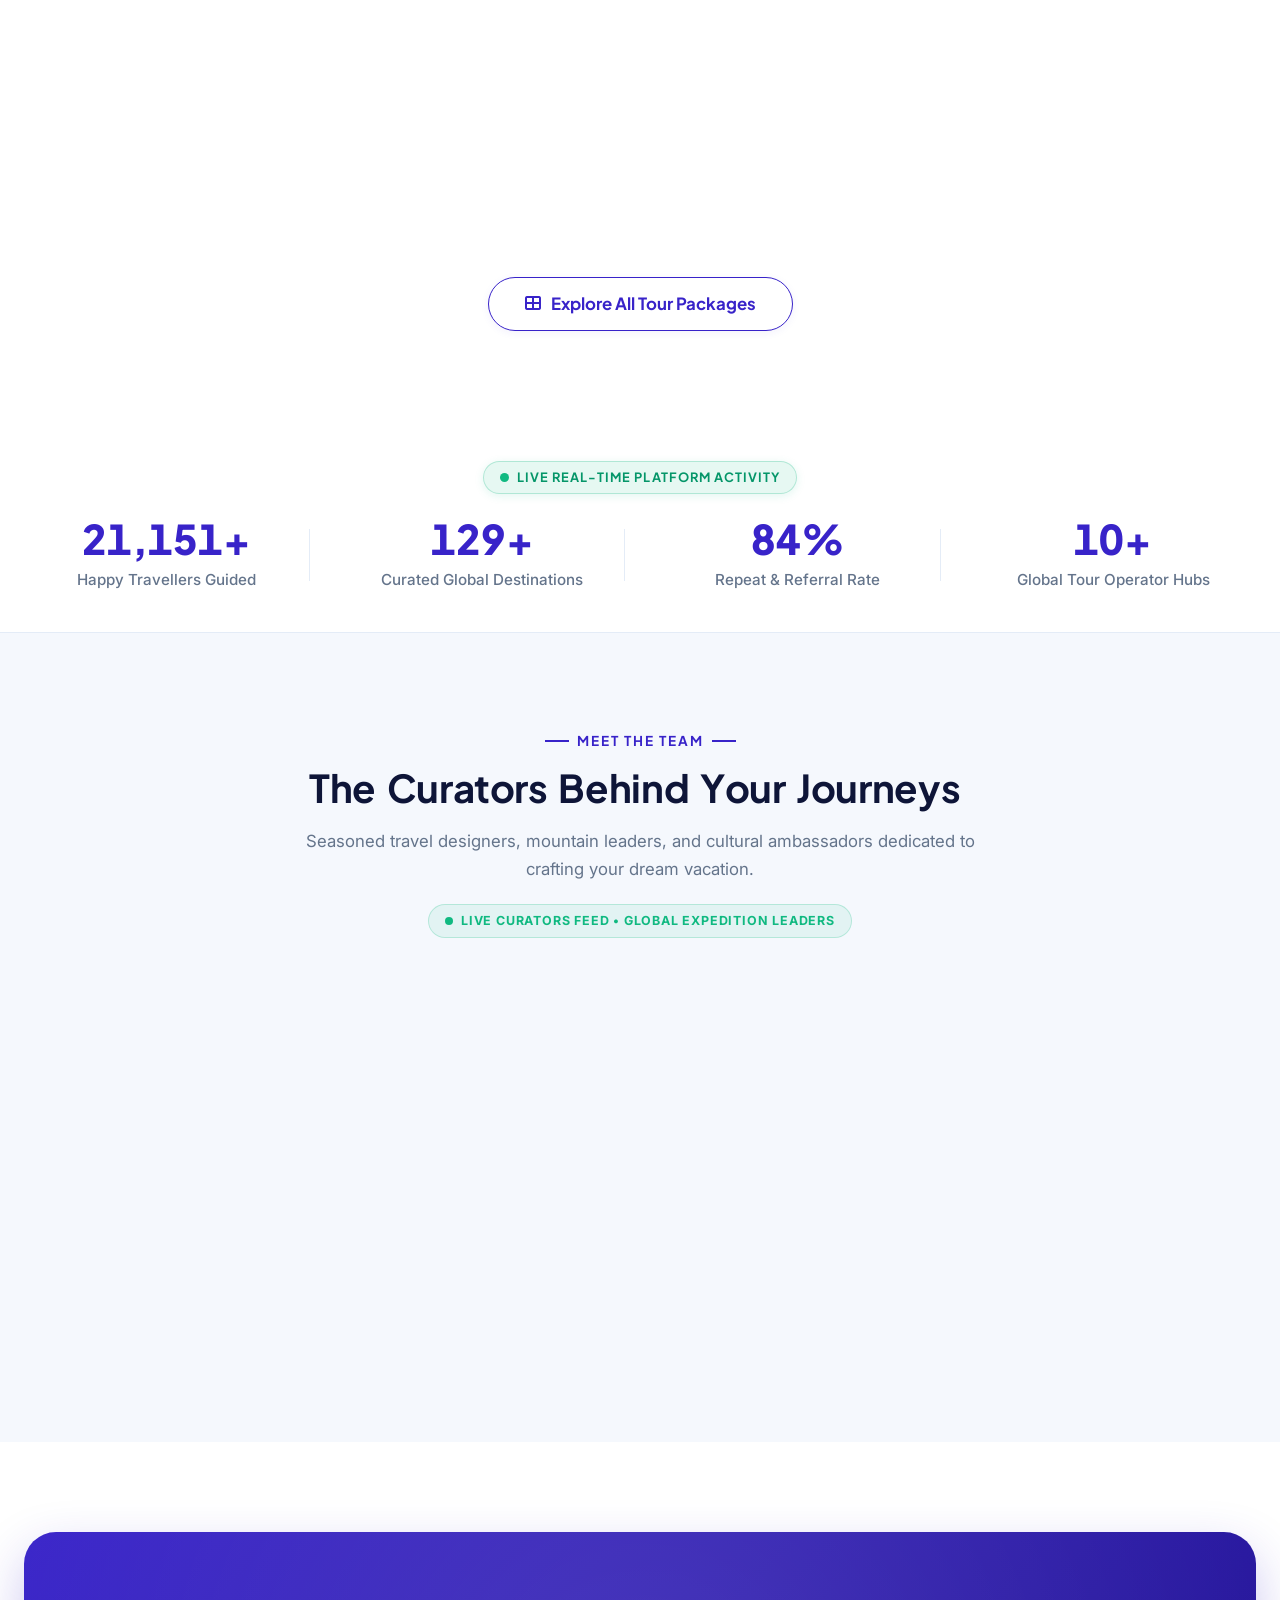
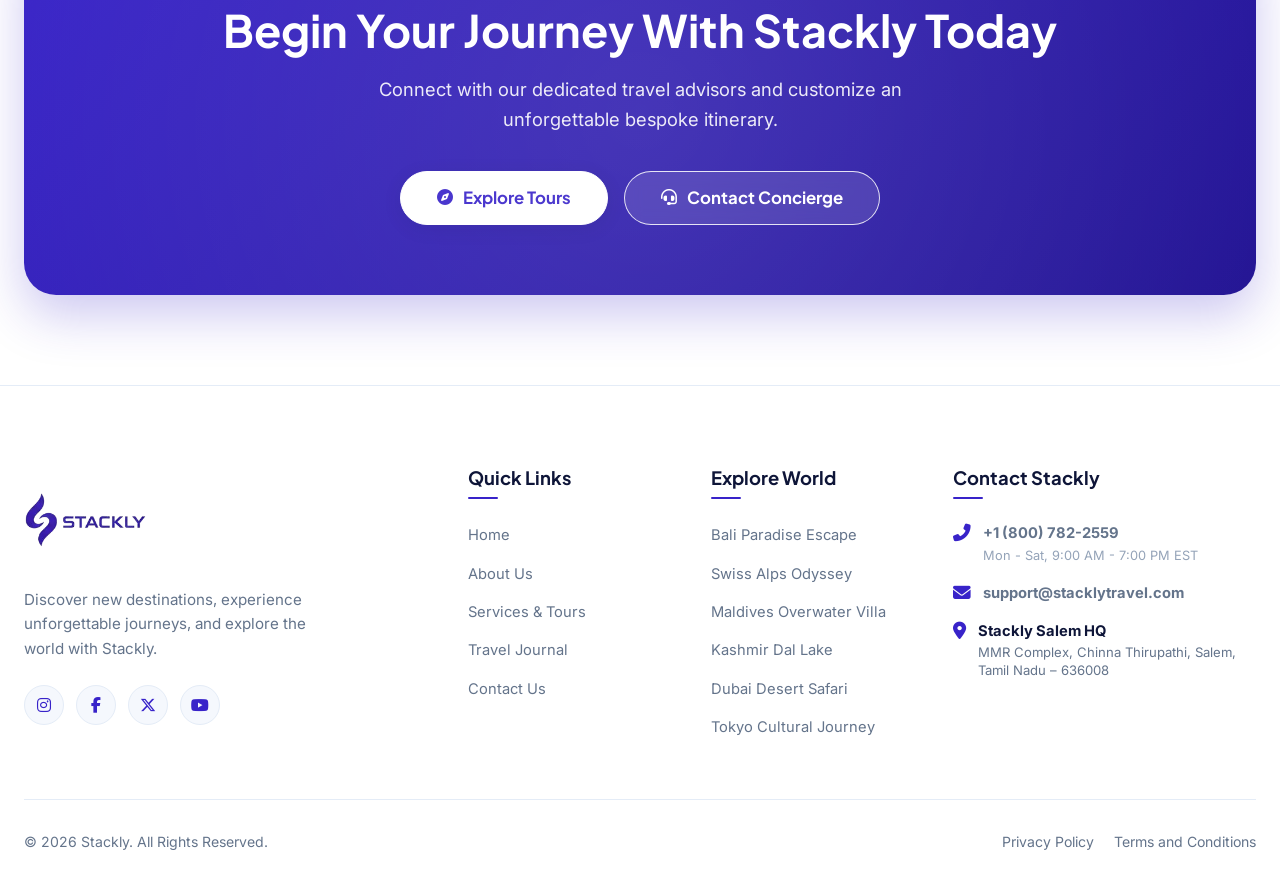
<file: about.html>
<!DOCTYPE html>
<html lang="en">
<head>
  <meta charset="UTF-8">
  <meta name="viewport" content="width=device-width, initial-scale=1.0">
  <title>About Us & Global Footprint — Stackly Tourism & Travel Portal</title>
  <meta name="description" content="Discover Stackly's journey, travel philosophy, certified specialist team, and global destination network across India and international wonders.">
  <link rel="stylesheet" href="https://cdnjs.cloudflare.com/ajax/libs/font-awesome/6.5.1/css/all.min.css">
  <link rel="stylesheet" href="css/style.css">
</head>
<body>

  <!-- STACKLY PRELOADER: BUILDING REVEAL + TRAVEL ANIMATION + LOGO REVEAL -->
  <div id="stacklyPreloader" class="stackly-preloader" aria-label="Loading Stackly Travel Portal">
    <div class="preloader-stage">
      <svg class="flight-path-svg" viewBox="0 0 300 120">
        <path class="flight-arc" d="M 20,100 Q 150,-10 280,100" />
        <path id="preloaderPlane" class="plane-marker" d="M 0,-6 L 8,0 L 0,6 L 2,1 L -6,4 L -4,0 L -6,-4 L 2,-1 Z">
          <animateMotion path="M 20,100 Q 150,-10 280,100" dur="2.2s" repeatCount="indefinite" rotate="auto" />
        </path>
      </svg>
      <svg class="building-reveal-svg" viewBox="0 0 220 130">
        <line x1="10" y1="125" x2="210" y2="125" class="arch-line" stroke-width="3" />
        <rect x="25" y="60" width="28" height="65" class="arch-fill" />
        <rect x="25" y="60" width="28" height="65" class="arch-line" />
        <rect x="63" y="40" width="34" height="85" class="arch-fill" />
        <rect x="63" y="40" width="34" height="85" class="arch-line" />
        <rect x="107" y="20" width="45" height="105" class="arch-fill" />
        <rect x="107" y="20" width="45" height="105" class="arch-line" />
        <rect x="162" y="50" width="32" height="75" class="arch-fill" />
        <rect x="162" y="50" width="32" height="75" class="arch-line" />
        <path d="M 107,20 L 129.5,2 L 152,20 Z" class="arch-line" />
        <path d="M 32,80 Q 39,70 46,80 L 46,125 L 32,125 Z" class="arch-line" />
        <path d="M 72,60 Q 80,50 88,60 L 88,125 L 72,125 Z" class="arch-line" />
        <path d="M 120,45 Q 129.5,35 139,45 L 139,125 L 120,125 Z" class="arch-line" />
        <path d="M 170,70 Q 178,60 186,70 L 186,125 L 170,125 Z" class="arch-line" />
      </svg>
      <div id="preloaderLogoWrap" class="preloader-logo-wrap">
        <img src="assets/images/ui/logo.webp" alt="Stackly Tourism & Travel" class="preloader-logo">
      </div>
      <div id="preloaderBrandText" class="preloader-text">EXPLORE • DISCOVER • JOURNEY</div>
      <div class="preloader-bar-wrap">
        <div id="preloaderProgressBar" class="preloader-bar"></div>
      </div>
    </div>
  </div>

  <!-- SITE HEADER (5 CORE PAGES) -->
  <header class="site-header">
    <div class="container-wide header-inner">
      <a href="index.html" class="brand-logo-link" aria-label="Stackly Home">
        <img src="assets/images/ui/logo.webp" alt="Stackly Tourism & Travel" class="brand-logo-img">
      </a>
      <nav class="main-navigation" aria-label="Primary Navigation">
        <ul class="nav-menu-list">
          <li class="nav-menu-item"><a href="index.html" class="nav-menu-link">Home</a></li>
          <li class="nav-menu-item"><a href="about.html" class="nav-menu-link active">About Us</a></li>
          <li class="nav-menu-item"><a href="services.html" class="nav-menu-link">Services</a></li>
          <li class="nav-menu-item"><a href="blog.html" class="nav-menu-link">Blog</a></li>
          <li class="nav-menu-item"><a href="contact.html" class="nav-menu-link">Contact</a></li>
        </ul>
      </nav>
      <div class="header-actions">
        <a href="login.html" class="btn btn-primary btn-sm"><i class="fas fa-user-circle"></i> Login</a>
        <button id="mobileNavToggle" class="mobile-nav-toggle" aria-label="Open Navigation"><i class="fas fa-bars"></i></button>
      </div>
    </div>
  </header>

  <!-- MOBILE DRAWER (NAVIGATION + AUTH) -->
  <div id="drawerBackdrop" class="drawer-backdrop"></div>
  <aside id="mobileDrawer" class="mobile-drawer" aria-label="Mobile Navigation">
    <div class="drawer-header">
      <img src="assets/images/ui/logo.webp" alt="Stackly" class="drawer-logo-img">
      <button id="drawerCloseBtn" class="drawer-close-btn" aria-label="Close Menu">&times;</button>
    </div>
    <ul class="drawer-nav-list">
      <li><a href="index.html" class="drawer-nav-link"><i class="fas fa-home"></i> <span>Home</span></a></li>
      <li><a href="about.html" class="drawer-nav-link active"><i class="fas fa-info-circle"></i> <span>About Us</span></a></li>
      <li><a href="services.html" class="drawer-nav-link"><i class="fas fa-concierge-bell"></i> <span>Services &amp; Tours</span></a></li>
      <li><a href="blog.html" class="drawer-nav-link"><i class="fas fa-newspaper"></i> <span>Blog</span></a></li>
      <li><a href="contact.html" class="drawer-nav-link"><i class="fas fa-envelope"></i> <span>Contact</span></a></li>
    </ul>
    <div class="drawer-footer">
      <a href="login.html" class="btn btn-primary" style="width:100%; justify-content:center;">
        <i class="fas fa-sign-in-alt"></i> Login
      </a>
      <a href="signup.html" class="btn btn-outline" style="width:100%; justify-content:center;">
        <i class="fas fa-user-plus"></i> Create Account
      </a>
    </div>
  </aside>

  <!-- PAGE HERO -->
  <section class="page-hero">
    <div class="page-hero-bg">
      <img src="assets/images/hero/about-hero.webp" alt="About Stackly">
    </div>
    <div class="container page-hero-content">
      <div class="breadcrumb-nav">
        <a href="index.html">Home</a>
        <span class="breadcrumb-separator">/</span>
        <span>About Us</span>
      </div>
      <h1 class="page-hero-title">Pioneering Extraordinary Travel Experiences</h1>
      <p class="page-hero-desc">Learn about the passionate curators, seasoned explorers, and values that drive Stackly forward across 20+ global horizons.</p>
    </div>
  </section>

  <!-- COMPANY INTRODUCTION & OUR STORY -->
  <section class="section-padding bg-white">
    <div class="container">
      <div class="about-split-grid">
        <div class="split-content-animated">
          <span class="section-tagline">Our Genesis</span>
          <h2 class="section-title">Born From A Passion To Share Earth's Greatest Wonders</h2>
          <p class="section-description" style="margin-bottom:20px;">
            Stackly was established in 2014 by an international collective of expedition climbers, cultural researchers, and hospitality veterans. Our frustration was universal: standard mass tourism felt rushed, impersonal, and disconnected from genuine cultural wonder.
          </p>
          <p class="section-description" style="margin-bottom:24px;">
            We set out to build a platform that pairs high-touch concierge curation with cutting-edge travel technology. From our early days organizing bespoke Himalayan treks to orchestrating luxury private charters across the Indonesian archipelago, our ethos has remained steadfast: respect the destinations we visit, empower native communities, and create memories that transcend lifetimes.
          </p>
          <div class="two-col-grid about-certified-grid" style="margin-top:24px;">
            <div style="border-left: 3px solid var(--primary-blue); padding-left: 16px;">
              <h4 style="font-size:1.1rem; margin-bottom:4px;">100% Certified</h4>
              <p style="font-size:0.85rem; color:var(--text-muted);">Licensed global operators and safety-audited expedition partners.</p>
            </div>
            <div style="border-left: 3px solid var(--primary-blue); padding-left: 16px;">
              <h4 style="font-size:1.1rem; margin-bottom:4px;">Eco-Conscious</h4>
              <p style="font-size:0.85rem; color:var(--text-muted);">Carbon-offsetting partnerships & wildlife sanctuary protection.</p>
            </div>
          </div>
        </div>

        <div class="split-puzzle-wrapper">
          <div class="split-puzzle-backdrop"></div>
          <div class="split-puzzle-grid" aria-label="Interactive 4-piece Stackly Expeditions Showcase">
            <div class="puzzle-piece piece-tl">
              <img src="assets/images/hero/hero-travel.webp" alt="Stackly Expeditions" class="puzzle-img">
            </div>
            <div class="puzzle-piece piece-tr">
              <img src="assets/images/hero/hero-travel.webp" alt="Stackly Expeditions" class="puzzle-img">
            </div>
            <div class="puzzle-piece piece-bl">
              <img src="assets/images/hero/hero-travel.webp" alt="Stackly Expeditions" class="puzzle-img">
            </div>
            <div class="puzzle-piece piece-br">
              <img src="assets/images/hero/hero-travel.webp" alt="Stackly Expeditions" class="puzzle-img">
            </div>
          </div>
        </div>
      </div>
    </div>
  </section>

  <!-- MISSION & VISION -->
  <section class="section-padding bg-subtle">
    <div class="container">
      <div class="section-header">
        <span class="section-tagline">Guiding Principles</span>
        <h2 class="section-title">Our Mission, Vision & Philosophy</h2>
        <p class="section-description">How we cultivate conscious wanderlust and deliver unparalleled peace of mind.</p>
      </div>

      <div class="three-card-grid principles-reverse-grid" id="principlesReverseGrid" style="gap:30px;">
        <!-- Card 1: Our Mission (Left - Arrives 3rd in reverse sequence) -->
        <div class="feature-box principle-card principle-card-rev principle-card-rev-1" style="text-align:left;">
          <div class="principle-card-bg" style="background-image: url('assets/images/gallery/gallery-1.webp');" aria-label="Our Mission Expedition"></div>
          <div class="principle-card-content">
            <div class="feature-icon-wrap" style="margin:0 0 20px;">
              <i class="fas fa-bullseye"></i>
            </div>
            <h3 class="feature-title">Our Mission</h3>
            <p class="feature-desc">
              To empower travellers worldwide to explore authentic horizons with confidence, seamless logistics, and deeply enriching local encounters that foster mutual cultural appreciation.
            </p>
          </div>
        </div>

        <!-- Card 2: Our Vision (Center - Arrives 2nd in reverse sequence) -->
        <div class="feature-box principle-card principle-card-rev principle-card-rev-2" style="text-align:left;">
          <div class="principle-card-bg" style="background-image: url('assets/images/gallery/gallery-4.webp');" aria-label="Our Vision Horizon"></div>
          <div class="principle-card-content">
            <div class="feature-icon-wrap" style="margin:0 0 20px;">
              <i class="fas fa-eye"></i>
            </div>
            <h3 class="feature-title">Our Vision</h3>
            <p class="feature-desc">
              To become the world's most trusted, aesthetically refined, and technologically seamless travel ecosystem, uniting independent wanderers and premier tour operators.
            </p>
          </div>
        </div>

        <!-- Card 3: Travel Philosophy (Right - Arrives 1st (first) in reverse sequence) -->
        <div class="feature-box principle-card principle-card-rev principle-card-rev-3" style="text-align:left;">
          <div class="principle-card-bg" style="background-image: url('assets/images/gallery/gallery-2.webp');" aria-label="Travel Philosophy Sanctuary"></div>
          <div class="principle-card-content">
            <div class="feature-icon-wrap" style="margin:0 0 20px;">
              <i class="fas fa-heart"></i>
            </div>
            <h3 class="feature-title">Travel Philosophy</h3>
            <p class="feature-desc">
              We believe that travel is an art form. It expands perspectives, silences prejudice, recharges souls, and reminds us of the profound shared beauty of our living planet.
            </p>
          </div>
        </div>
      </div>
    </div>
  </section>

  <!-- INTEGRATED DESTINATIONS NETWORK: INDIA & INTERNATIONAL FOOTPRINT -->
  <section id="destinationNetwork" class="section-padding bg-white">
    <div class="container">
      <div class="section-header">
        <span class="section-tagline">Operating Regions</span>
        <h2 class="section-title">Our Global Destination Footprint</h2>
        <p class="section-description">
          Stackly maintains certified local concierge hubs and verified guide teams across 20 domestic and international travel regions.
        </p>
      </div>

      <!-- Domestic Indian Collection -->
      <div style="margin-bottom:48px;">
        <div style="display:flex; align-items:center; gap:12px; margin-bottom:24px;">
          <span style="width:36px; height:36px; border-radius:50%; background:var(--primary-blue); color:#fff; display:flex; align-items:center; justify-content:center; font-size:1rem;">
            <i class="fas fa-flag"></i>
          </span>
          <h3 style="font-size:1.6rem; color:var(--text-dark-navy);">Incredible India Destinations (10 Regions)</h3>
        </div>

        <div class="footprint-grid">
          <div class="feature-box footprint-card" style="text-align:left;">
            <div class="footprint-img-wrap">
              <img src="assets/images/destinations/ooty.webp" alt="Ooty" class="footprint-img" loading="lazy">
            </div>
            <strong class="footprint-title" style="display:block; font-size:1.05rem;">Ooty & Nilgiris</strong>
            <span style="font-size:0.8rem; color:var(--primary-blue); font-weight:600;">Toy Trains & Tea &bull; From $340</span>
          </div>
          <div class="feature-box footprint-card" style="text-align:left;">
            <div class="footprint-img-wrap">
              <img src="assets/images/gallery/gallery-1.webp" alt="Kodaikanal" class="footprint-img" loading="lazy">
            </div>
            <strong class="footprint-title" style="display:block; font-size:1.05rem;">Kodaikanal</strong>
            <span style="font-size:0.8rem; color:var(--primary-blue); font-weight:600;">Mountain Lakes &bull; From $320</span>
          </div>
          <div class="feature-box footprint-card" style="text-align:left;">
            <div class="footprint-img-wrap">
              <img src="assets/images/destinations/munnar.webp" alt="Munnar" class="footprint-img" loading="lazy">
            </div>
            <strong class="footprint-title" style="display:block; font-size:1.05rem;">Munnar Estates</strong>
            <span style="font-size:0.8rem; color:var(--primary-blue); font-weight:600;">Emerald Mist Hills &bull; From $360</span>
          </div>
          <div class="feature-box footprint-card" style="text-align:left;">
            <div class="footprint-img-wrap">
              <img src="assets/images/destinations/coorg.webp" alt="Coorg" class="footprint-img" loading="lazy">
            </div>
            <strong class="footprint-title" style="display:block; font-size:1.05rem;">Coorg Coffee Valley</strong>
            <span style="font-size:0.8rem; color:var(--primary-blue); font-weight:600;">Abbey Falls &bull; From $310</span>
          </div>
          <div class="feature-box footprint-card" style="text-align:left;">
            <div class="footprint-img-wrap">
              <img src="assets/images/destinations/goa.webp" alt="Goa" class="footprint-img" loading="lazy">
            </div>
            <strong class="footprint-title" style="display:block; font-size:1.05rem;">Goa Coast</strong>
            <span style="font-size:0.8rem; color:var(--primary-blue); font-weight:600;">Sands & Water Sports &bull; From $390</span>
          </div>
          <div class="feature-box footprint-card" style="text-align:left;">
            <div class="footprint-img-wrap">
              <img src="assets/images/destinations/manali.webp" alt="Manali" class="footprint-img" loading="lazy">
            </div>
            <strong class="footprint-title" style="display:block; font-size:1.05rem;">Manali & Solang</strong>
            <span style="font-size:0.8rem; color:var(--primary-blue); font-weight:600;">Rohtang Passes &bull; From $480</span>
          </div>
          <div class="feature-box footprint-card" style="text-align:left;">
            <div class="footprint-img-wrap">
              <img src="assets/images/destinations/kashmir.webp" alt="Kashmir" class="footprint-img" loading="lazy">
            </div>
            <strong class="footprint-title" style="display:block; font-size:1.05rem;">Kashmir Valley</strong>
            <span style="font-size:0.8rem; color:var(--primary-blue); font-weight:600;">Dal Lake Houseboats &bull; From $650</span>
          </div>
          <div class="feature-box footprint-card" style="text-align:left;">
            <div class="footprint-img-wrap">
              <img src="assets/images/destinations/jaipur.webp" alt="Jaipur" class="footprint-img" loading="lazy">
            </div>
            <strong class="footprint-title" style="display:block; font-size:1.05rem;">Jaipur Pink City</strong>
            <span style="font-size:0.8rem; color:var(--primary-blue); font-weight:600;">Royal Palaces &bull; From $420</span>
          </div>
          <div class="feature-box footprint-card" style="text-align:left;">
            <div class="footprint-img-wrap">
              <img src="assets/images/destinations/kerala.webp" alt="Kerala" class="footprint-img" loading="lazy">
            </div>
            <strong class="footprint-title" style="display:block; font-size:1.05rem;">Kerala Backwaters</strong>
            <span style="font-size:0.8rem; color:var(--primary-blue); font-weight:600;">Alleppey Houseboats &bull; From $510</span>
          </div>
          <div class="feature-box footprint-card" style="text-align:left;">
            <div class="footprint-img-wrap">
              <img src="assets/images/destinations/andaman.webp" alt="Andaman" class="footprint-img" loading="lazy">
            </div>
            <strong class="footprint-title" style="display:block; font-size:1.05rem;">Andaman Islands</strong>
            <span style="font-size:0.8rem; color:var(--primary-blue); font-weight:600;">Radhanagar Reefs &bull; From $720</span>
          </div>
        </div>
      </div>

      <!-- International Collection -->
      <div>
        <div style="display:flex; align-items:center; gap:12px; margin-bottom:24px;">
          <span style="width:36px; height:36px; border-radius:50%; background:var(--primary-blue); color:#fff; display:flex; align-items:center; justify-content:center; font-size:1rem;">
            <i class="fas fa-globe-americas"></i>
          </span>
          <h3 style="font-size:1.6rem; color:var(--text-dark-navy);">Iconic International Footprint (10 Regions)</h3>
        </div>

        <div class="footprint-grid">
          <div class="feature-box footprint-card" style="text-align:left;">
            <div class="footprint-img-wrap">
              <img src="assets/images/destinations/maldives.webp" alt="Maldives" class="footprint-img" loading="lazy">
            </div>
            <strong class="footprint-title" style="display:block; font-size:1.05rem;">Maldives Atolls</strong>
            <span style="font-size:0.8rem; color:var(--primary-blue); font-weight:600;">Overwater Villas &bull; From $2,899</span>
          </div>
          <div class="feature-box footprint-card" style="text-align:left;">
            <div class="footprint-img-wrap">
              <img src="assets/images/destinations/bali.webp" alt="Bali" class="footprint-img" loading="lazy">
            </div>
            <strong class="footprint-title" style="display:block; font-size:1.05rem;">Bali & Nusa Penida</strong>
            <span style="font-size:0.8rem; color:var(--primary-blue); font-weight:600;">Ubud & Snorkel &bull; From $1,250</span>
          </div>
          <div class="feature-box footprint-card" style="text-align:left;">
            <div class="footprint-img-wrap">
              <img src="assets/images/destinations/thailand.webp" alt="Thailand" class="footprint-img" loading="lazy">
            </div>
            <strong class="footprint-title" style="display:block; font-size:1.05rem;">Thailand (Phuket)</strong>
            <span style="font-size:0.8rem; color:var(--primary-blue); font-weight:600;">Phi Phi Lagoons &bull; From $950</span>
          </div>
          <div class="feature-box footprint-card" style="text-align:left;">
            <div class="footprint-img-wrap">
              <img src="assets/images/destinations/switzerland.webp" alt="Switzerland" class="footprint-img" loading="lazy">
            </div>
            <strong class="footprint-title" style="display:block; font-size:1.05rem;">Swiss Alps</strong>
            <span style="font-size:0.8rem; color:var(--primary-blue); font-weight:600;">Glacier Express &bull; From $2,199</span>
          </div>
          <div class="feature-box footprint-card" style="text-align:left;">
            <div class="footprint-img-wrap">
              <img src="assets/images/destinations/dubai.webp" alt="Dubai" class="footprint-img" loading="lazy">
            </div>
            <strong class="footprint-title" style="display:block; font-size:1.05rem;">Dubai Metropolis</strong>
            <span style="font-size:0.8rem; color:var(--primary-blue); font-weight:600;">Dune Safaris &bull; From $1,450</span>
          </div>
          <div class="feature-box footprint-card" style="text-align:left;">
            <div class="footprint-img-wrap">
              <img src="assets/images/destinations/singapore.webp" alt="Singapore" class="footprint-img" loading="lazy">
            </div>
            <strong class="footprint-title" style="display:block; font-size:1.05rem;">Singapore</strong>
            <span style="font-size:0.8rem; color:var(--primary-blue); font-weight:600;">Marina Bay &bull; From $1,380</span>
          </div>
          <div class="feature-box footprint-card" style="text-align:left;">
            <div class="footprint-img-wrap">
              <img src="assets/images/destinations/paris.webp" alt="Paris" class="footprint-img" loading="lazy">
            </div>
            <strong class="footprint-title" style="display:block; font-size:1.05rem;">Paris & Versailles</strong>
            <span style="font-size:0.8rem; color:var(--primary-blue); font-weight:600;">City of Lights &bull; From $1,890</span>
          </div>
          <div class="feature-box footprint-card" style="text-align:left;">
            <div class="footprint-img-wrap">
              <img src="assets/images/destinations/japan.webp" alt="Japan" class="footprint-img" loading="lazy">
            </div>
            <strong class="footprint-title" style="display:block; font-size:1.05rem;">Tokyo & Kyoto</strong>
            <span style="font-size:0.8rem; color:var(--primary-blue); font-weight:600;">Bullet Trains &bull; From $2,350</span>
          </div>
          <div class="feature-box footprint-card" style="text-align:left;">
            <div class="footprint-img-wrap">
              <img src="assets/images/destinations/indonesia.webp" alt="Indonesia" class="footprint-img" loading="lazy">
            </div>
            <strong class="footprint-title" style="display:block; font-size:1.05rem;">Komodo & Lombok</strong>
            <span style="font-size:0.8rem; color:var(--primary-blue); font-weight:600;">Pink Beaches &bull; From $1,420</span>
          </div>
          <div class="feature-box footprint-card" style="text-align:left;">
            <div class="footprint-img-wrap">
              <img src="assets/images/destinations/newzealand.webp" alt="New Zealand" class="footprint-img" loading="lazy">
            </div>
            <strong class="footprint-title" style="display:block; font-size:1.05rem;">Queenstown & Fjords</strong>
            <span style="font-size:0.8rem; color:var(--primary-blue); font-weight:600;">Milford Sound &bull; From $2,680</span>
          </div>
        </div>

        <div style="text-align:center; margin-top:36px;">
          <a href="404.html" class="btn btn-outline btn-lg">
            <i class="fas fa-th-large"></i> Explore All Tour Packages
          </a>
        </div>
      </div>
    </div>
  </section>

  <!-- LIVE STATISTICS -->
  <section class="stats-strip">
    <div class="container" style="text-align:center;">
      <div class="stats-live-badge">
        <span class="stat-live-dot"></span> Live Real-Time Platform Activity
      </div>
      <div class="stats-grid">
        <div class="stat-item">
          <div class="stat-number" data-target="24500" data-suffix="+">24,500+</div>
          <div class="stat-label">Happy Travellers Guided</div>
        </div>
        <div class="stat-item">
          <div class="stat-number" data-target="150" data-suffix="+">0+</div>
          <div class="stat-label">Curated Global Destinations</div>
        </div>
        <div class="stat-item">
          <div class="stat-number" data-target="98" data-suffix="%">0%</div>
          <div class="stat-label">Repeat & Referral Rate</div>
        </div>
        <div class="stat-item">
          <div class="stat-number" data-target="12" data-suffix="+">0+</div>
          <div class="stat-label">Global Tour Operator Hubs</div>
        </div>
      </div>
    </div>
  </section>

  <!-- LEADERSHIP & SPECIALIST TEAM SECTION (LIVE CONTINUOUS HORIZONTAL RUN) -->
  <section class="section-padding bg-subtle" style="overflow:hidden;">
    <div class="container">
      <div class="section-header" style="margin-bottom:20px;">
        <span class="section-tagline">Meet The Team</span>
        <h2 class="section-title">The Curators Behind Your Journeys</h2>
        <p class="section-description">Seasoned travel designers, mountain leaders, and cultural ambassadors dedicated to crafting your dream vacation.</p>
      </div>

      <div style="text-align:center; margin-bottom:28px;">
        <span class="live-stream-badge">
          <span class="live-dot"></span> Live Curators Feed &bull; Global Expedition Leaders
        </span>
      </div>
    </div>

    <!-- Edge-to-edge Live Team Marquee Track (Infinite Seamless Loop) -->
    <div class="team-marquee-wrapper" id="teamMarqueeWrapper" aria-label="Meet our specialist team continuous showcase">
      <div class="team-marquee-track" id="teamMarqueeTrack">

        <!-- TEAM 1: Elena Vance -->
        <div class="team-card-marquee">
          <img src="assets/images/testimonials/avatar-1.webp" alt="Elena Vance" class="team-card-avatar" loading="lazy">
          <h4 class="team-card-name">Elena Vance</h4>
          <span class="team-card-role">Co-Founder &amp; Head of Curation</span>
          <p class="team-card-bio">Former National Geographic photojournalist with over 60 countries documented.</p>
        </div>

        <!-- TEAM 2: Marcus Sterling -->
        <div class="team-card-marquee">
          <img src="assets/images/testimonials/avatar-2.webp" alt="Marcus Sterling" class="team-card-avatar" loading="lazy">
          <h4 class="team-card-name">Marcus Sterling</h4>
          <span class="team-card-role">Director of Expedition Safety</span>
          <p class="team-card-bio">Certified UIAGM Alpine Mountain Guide and high-altitude emergency responder.</p>
        </div>

        <!-- TEAM 3: Rajesh Kumar -->
        <div class="team-card-marquee">
          <img src="assets/images/testimonials/avatar-3.webp" alt="Rajesh Kumar" class="team-card-avatar" loading="lazy">
          <h4 class="team-card-name">Rajesh Kumar</h4>
          <span class="team-card-role">Regional Director (South Asia)</span>
          <p class="team-card-bio">Specialist in Himalayan heritage circuits, Kashmir, and Kerala waterways.</p>
        </div>

        <!-- TEAM 4: Sophia Dubois -->
        <div class="team-card-marquee">
          <img src="assets/images/testimonials/avatar-4.webp" alt="Sophia Dubois" class="team-card-avatar" loading="lazy">
          <h4 class="team-card-name">Sophia Dubois</h4>
          <span class="team-card-role">Luxury Hospitality Lead</span>
          <p class="team-card-bio">Master sommelier and curator of private island retreats and châteaux stays.</p>
        </div>

        <!-- ==============================================================
             DUPLICATE SET (CLONES FOR SEAMLESS 100% INFINITE CONTINUOUS LOOP)
             ============================================================== -->

        <!-- TEAM 1 CLONE -->
        <div class="team-card-marquee" aria-hidden="true">
          <img src="assets/images/testimonials/avatar-1.webp" alt="Elena Vance" class="team-card-avatar" loading="lazy">
          <h4 class="team-card-name">Elena Vance</h4>
          <span class="team-card-role">Co-Founder &amp; Head of Curation</span>
          <p class="team-card-bio">Former National Geographic photojournalist with over 60 countries documented.</p>
        </div>

        <!-- TEAM 2 CLONE -->
        <div class="team-card-marquee" aria-hidden="true">
          <img src="assets/images/testimonials/avatar-2.webp" alt="Marcus Sterling" class="team-card-avatar" loading="lazy">
          <h4 class="team-card-name">Marcus Sterling</h4>
          <span class="team-card-role">Director of Expedition Safety</span>
          <p class="team-card-bio">Certified UIAGM Alpine Mountain Guide and high-altitude emergency responder.</p>
        </div>

        <!-- TEAM 3 CLONE -->
        <div class="team-card-marquee" aria-hidden="true">
          <img src="assets/images/testimonials/avatar-3.webp" alt="Rajesh Kumar" class="team-card-avatar" loading="lazy">
          <h4 class="team-card-name">Rajesh Kumar</h4>
          <span class="team-card-role">Regional Director (South Asia)</span>
          <p class="team-card-bio">Specialist in Himalayan heritage circuits, Kashmir, and Kerala waterways.</p>
        </div>

        <!-- TEAM 4 CLONE -->
        <div class="team-card-marquee" aria-hidden="true">
          <img src="assets/images/testimonials/avatar-4.webp" alt="Sophia Dubois" class="team-card-avatar" loading="lazy">
          <h4 class="team-card-name">Sophia Dubois</h4>
          <span class="team-card-role">Luxury Hospitality Lead</span>
          <p class="team-card-bio">Master sommelier and curator of private island retreats and châteaux stays.</p>
        </div>

      </div>
    </div>
  </section>

  <!-- CTA SECTION -->
  <section class="section-padding bg-white">
    <div class="container">
      <div class="cta-banner cta-banner-enter-down">
        <h2 class="cta-title">Begin Your Journey With Stackly Today</h2>
        <p class="cta-subtitle">Connect with our dedicated travel advisors and customize an unforgettable bespoke itinerary.</p>
        <div style="display:flex; justify-content:center; gap:16px; flex-wrap:wrap;">
          <a href="404.html" class="btn btn-white btn-lg">
            <i class="fas fa-compass"></i> Explore Tours
          </a>
          <a href="404.html" class="btn btn-outline-white btn-lg">
            <i class="fas fa-headset"></i> Contact Concierge
          </a>
        </div>
      </div>
    </div>
  </section>

  <!-- FOOTER (5 CORE PAGES) -->
  <footer class="site-footer">
    <div class="container">
      <div class="footer-top-grid">
        <div class="footer-brand-col">
          <a href="index.html">
            <img src="assets/images/ui/logo.webp" alt="Stackly Tourism & Travel" class="footer-logo-img">
          </a>
          <p class="footer-brand-desc">Discover new destinations, experience unforgettable journeys, and explore the world with Stackly.</p>
          <div class="social-links">
            <a href="404.html" class="social-icon-btn" aria-label="Instagram"><i class="fab fa-instagram"></i></a>
            <a href="404.html" class="social-icon-btn" aria-label="Facebook"><i class="fab fa-facebook-f"></i></a>
            <a href="404.html" class="social-icon-btn" aria-label="Twitter"><i class="fab fa-x-twitter"></i></a>
            <a href="404.html" class="social-icon-btn" aria-label="YouTube"><i class="fab fa-youtube"></i></a>
          </div>
        </div>
        <div>
          <h4 class="footer-heading">Quick Links</h4>
          <ul class="footer-links-list">
            <li><a href="index.html" class="footer-link">Home</a></li>
            <li><a href="about.html" class="footer-link">About Us</a></li>
            <li><a href="services.html" class="footer-link">Services &amp; Tours</a></li>
            <li><a href="blog.html" class="footer-link">Travel Journal</a></li>
            <li><a href="contact.html" class="footer-link">Contact Us</a></li>
          </ul>
        </div>
        <div>
          <h4 class="footer-heading">Explore World</h4>
          <ul class="footer-links-list">
            <li><a href="tour-details.html" class="footer-link">Bali Paradise Escape</a></li>
            <li><a href="services.html#tourPackagesSection" class="footer-link">Swiss Alps Odyssey</a></li>
            <li><a href="services.html#tourPackagesSection" class="footer-link">Maldives Overwater Villa</a></li>
            <li><a href="services.html#tourPackagesSection" class="footer-link">Kashmir Dal Lake</a></li>
            <li><a href="services.html#tourPackagesSection" class="footer-link">Dubai Desert Safari</a></li>
            <li><a href="services.html#tourPackagesSection" class="footer-link">Tokyo Cultural Journey</a></li>
          </ul>
        </div>
        <div>
          <h4 class="footer-heading">Contact Stackly</h4>
          <div class="footer-contact-item">
            <i class="fas fa-phone-alt footer-contact-icon"></i>
            <div><strong>+1 (800) 782-2559</strong><div style="font-size:0.8rem; color:#94a3b8;">Mon - Sat, 9:00 AM - 7:00 PM EST</div></div>
          </div>
          <div class="footer-contact-item">
            <i class="fas fa-envelope footer-contact-icon"></i>
            <div><strong>support@stacklytravel.com</strong></div>
          </div>
          <div class="footer-contact-item">
            <i class="fas fa-map-marker-alt footer-contact-icon"></i>
            <div>
              <strong style="color:var(--text-dark-navy);">Stackly Salem HQ</strong>
              <div style="font-size:0.82rem; color:var(--text-muted); line-height:1.4;">MMR Complex, Chinna Thirupathi, Salem, Tamil Nadu &ndash; 636008</div>
            </div>
          </div>
        </div>
      </div>
      <div class="footer-bottom">
        <div>&copy; 2026 Stackly. All Rights Reserved.</div>
        <div class="footer-legal-links">
          <a href="contact.html">Privacy Policy</a>
          <a href="contact.html">Terms and Conditions</a>
        </div>
      </div>
    </div>
  </footer>

  <script src="https://cdnjs.cloudflare.com/ajax/libs/gsap/3.12.5/gsap.min.js"></script>
  <script src="js/booking.js"></script>
  <script src="js/main.js"></script>
</body>
</html>
</file>
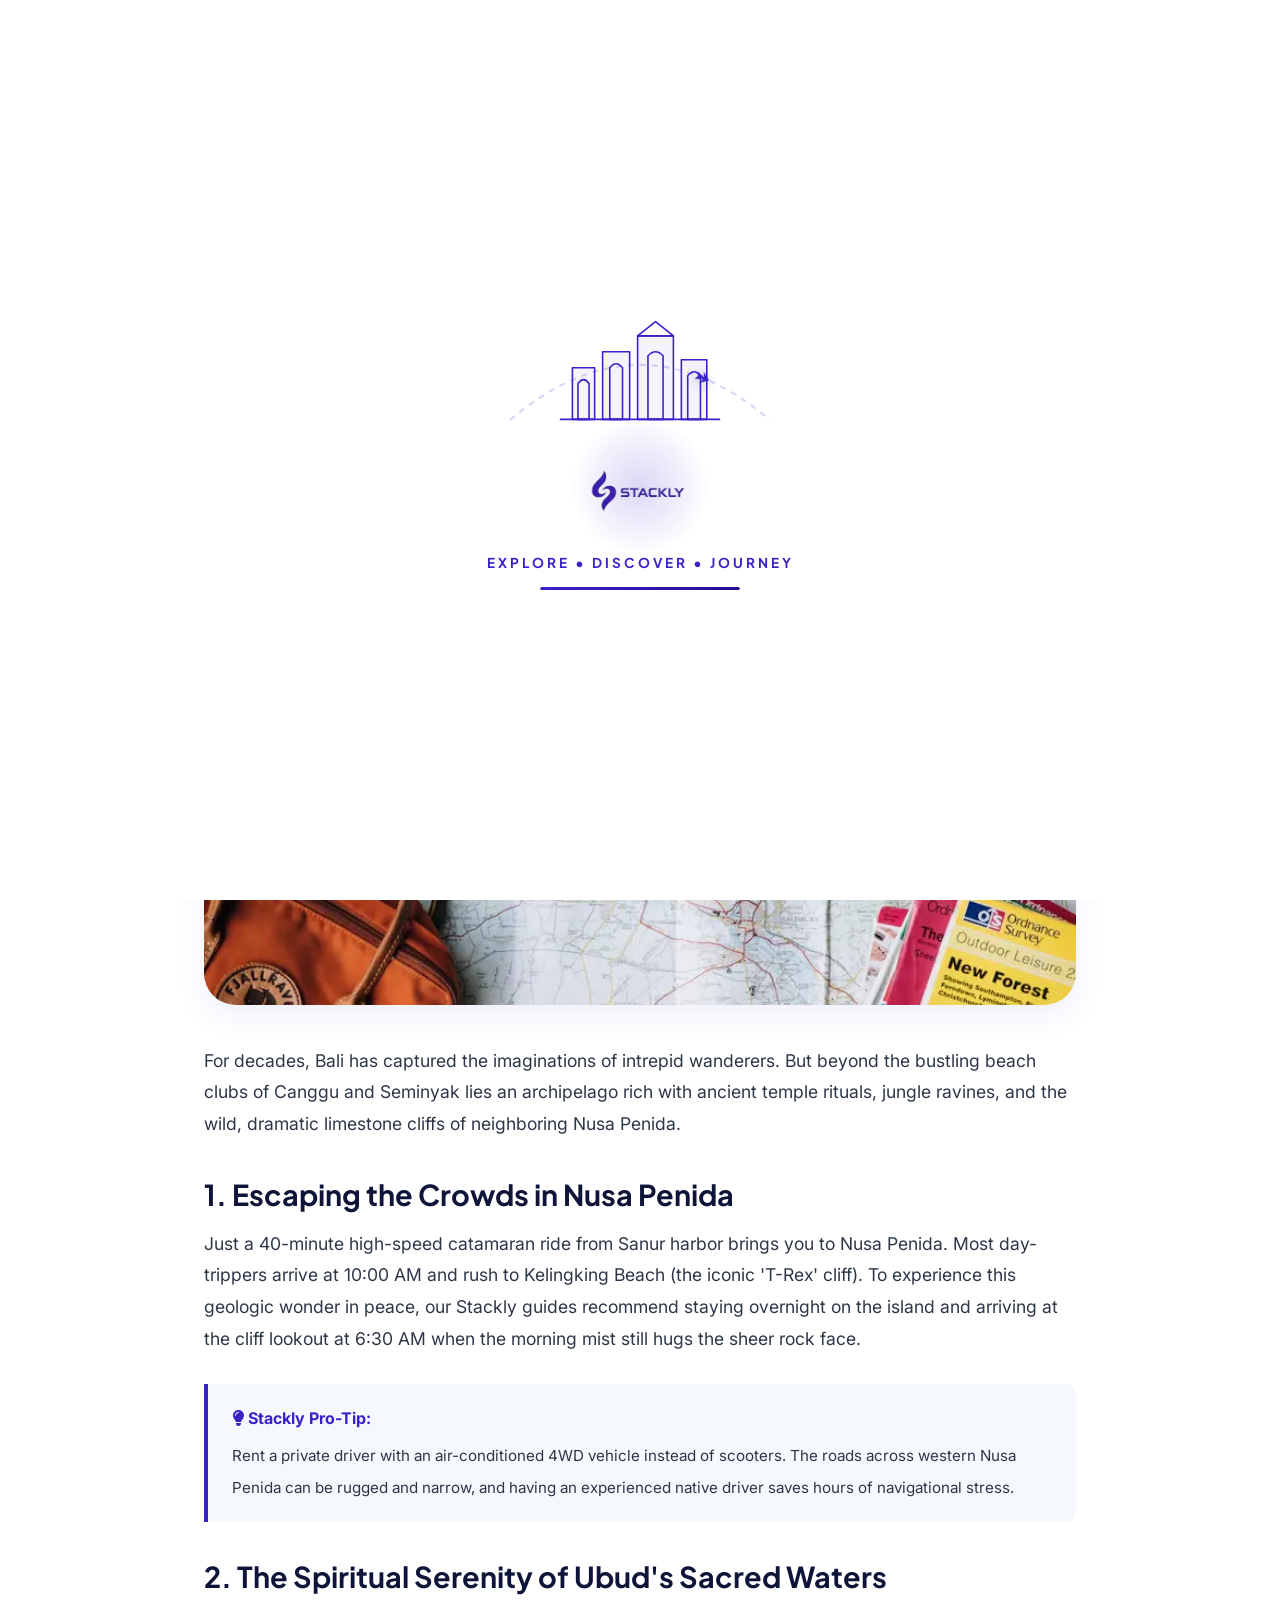
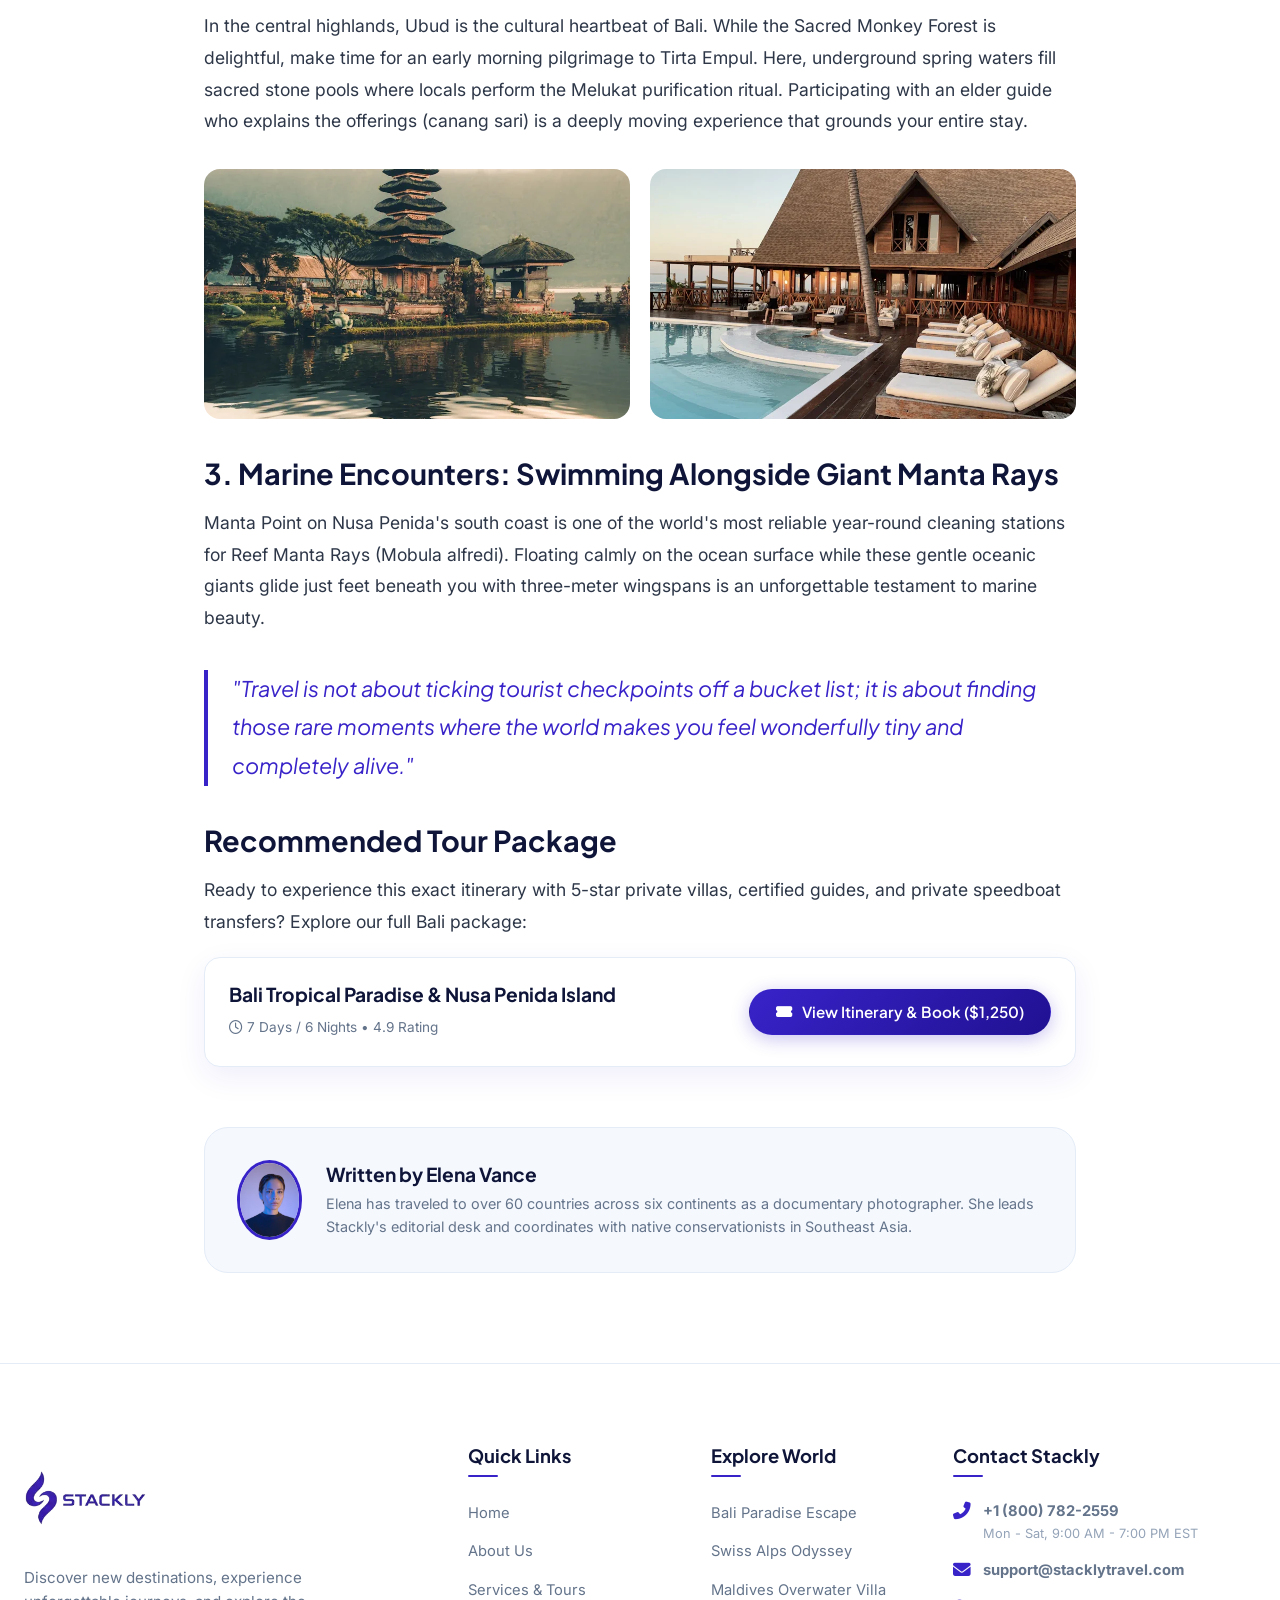
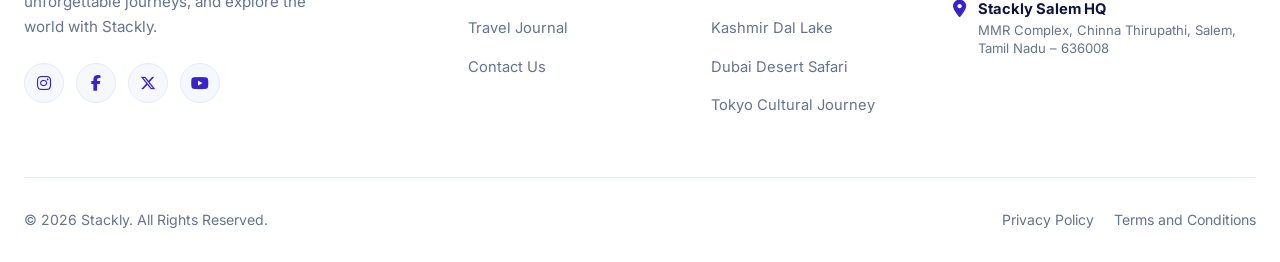
<file: blog-details.html>
<!DOCTYPE html>
<html lang="en">
<head>
  <meta charset="UTF-8">
  <meta name="viewport" content="width=device-width, initial-scale=1.0">
  <title>The Ultimate Guide to Island Hopping in Bali & Nusa Penida — Stackly</title>
  <meta name="description" content="Discover secluded beaches, secret coral reefs, cliffside viewpoints, and authentic Balinese cultural rituals with Stackly's comprehensive Bali travel guide.">
  <link rel="stylesheet" href="https://cdnjs.cloudflare.com/ajax/libs/font-awesome/6.5.1/css/all.min.css">
  <link rel="stylesheet" href="css/style.css">
</head>
<body>

  <!-- STACKLY PRELOADER: BUILDING REVEAL + TRAVEL ANIMATION + LOGO REVEAL -->
  <div id="stacklyPreloader" class="stackly-preloader" aria-label="Loading Stackly Travel Portal">
    <div class="preloader-stage">
      <svg class="flight-path-svg" viewBox="0 0 300 120">
        <path class="flight-arc" d="M 20,100 Q 150,-10 280,100" />
        <path id="preloaderPlane" class="plane-marker" d="M 0,-6 L 8,0 L 0,6 L 2,1 L -6,4 L -4,0 L -6,-4 L 2,-1 Z">
          <animateMotion path="M 20,100 Q 150,-10 280,100" dur="2.2s" repeatCount="indefinite" rotate="auto" />
        </path>
      </svg>
      <svg class="building-reveal-svg" viewBox="0 0 220 130">
        <line x1="10" y1="125" x2="210" y2="125" class="arch-line" stroke-width="3" />
        <rect x="25" y="60" width="28" height="65" class="arch-fill" />
        <rect x="25" y="60" width="28" height="65" class="arch-line" />
        <rect x="63" y="40" width="34" height="85" class="arch-fill" />
        <rect x="63" y="40" width="34" height="85" class="arch-line" />
        <rect x="107" y="20" width="45" height="105" class="arch-fill" />
        <rect x="107" y="20" width="45" height="105" class="arch-line" />
        <rect x="162" y="50" width="32" height="75" class="arch-fill" />
        <rect x="162" y="50" width="32" height="75" class="arch-line" />
        <path d="M 107,20 L 129.5,2 L 152,20 Z" class="arch-line" />
        <path d="M 32,80 Q 39,70 46,80 L 46,125 L 32,125 Z" class="arch-line" />
        <path d="M 72,60 Q 80,50 88,60 L 88,125 L 72,125 Z" class="arch-line" />
        <path d="M 120,45 Q 129.5,35 139,45 L 139,125 L 120,125 Z" class="arch-line" />
        <path d="M 170,70 Q 178,60 186,70 L 186,125 L 170,125 Z" class="arch-line" />
      </svg>
      <div id="preloaderLogoWrap" class="preloader-logo-wrap">
        <img src="assets/images/ui/logo.webp" alt="Stackly Tourism & Travel" class="preloader-logo">
      </div>
      <div id="preloaderBrandText" class="preloader-text">EXPLORE • DISCOVER • JOURNEY</div>
      <div class="preloader-bar-wrap">
        <div id="preloaderProgressBar" class="preloader-bar"></div>
      </div>
    </div>
  </div>

  <!-- SITE HEADER -->
  <header class="site-header">
    <div class="container-wide header-inner">
      <a href="index.html" class="brand-logo-link" aria-label="Stackly Home">
        <img src="assets/images/ui/logo.webp" alt="Stackly Tourism & Travel" class="brand-logo-img">
      </a>
      <nav class="main-navigation" aria-label="Primary Navigation">
        <ul class="nav-menu-list">
          <li class="nav-menu-item"><a href="index.html" class="nav-menu-link">Home</a></li>
          <li class="nav-menu-item"><a href="about.html" class="nav-menu-link">About Us</a></li>
          <li class="nav-menu-item"><a href="services.html" class="nav-menu-link">Services</a></li>
          <li class="nav-menu-item"><a href="blog.html" class="nav-menu-link active">Blog</a></li>
          <li class="nav-menu-item"><a href="contact.html" class="nav-menu-link">Contact</a></li>
        </ul>
      </nav>
      <div class="header-actions">
        <a href="login.html" class="btn btn-primary btn-sm"><i class="fas fa-user-circle"></i> Login</a>
        <button id="mobileNavToggle" class="mobile-nav-toggle" aria-label="Open Navigation"><i class="fas fa-bars"></i></button>
      </div>
    </div>
  </header>

  <!-- MOBILE DRAWER (NAVIGATION + AUTH) -->
  <div id="drawerBackdrop" class="drawer-backdrop"></div>
  <aside id="mobileDrawer" class="mobile-drawer" aria-label="Mobile Navigation">
    <div class="drawer-header">
      <img src="assets/images/ui/logo.webp" alt="Stackly" class="drawer-logo-img">
      <button id="drawerCloseBtn" class="drawer-close-btn" aria-label="Close Menu">&times;</button>
    </div>
    <ul class="drawer-nav-list">
      <li><a href="index.html" class="drawer-nav-link"><i class="fas fa-home"></i> <span>Home</span></a></li>
      <li><a href="about.html" class="drawer-nav-link"><i class="fas fa-info-circle"></i> <span>About Us</span></a></li>
      <li><a href="services.html" class="drawer-nav-link"><i class="fas fa-concierge-bell"></i> <span>Services &amp; Tours</span></a></li>
      <li><a href="blog.html" class="drawer-nav-link active"><i class="fas fa-newspaper"></i> <span>Blog</span></a></li>
      <li><a href="contact.html" class="drawer-nav-link"><i class="fas fa-envelope"></i> <span>Contact</span></a></li>
    </ul>
    <div class="drawer-footer">
      <a href="login.html" class="btn btn-primary" style="width:100%; justify-content:center;">
        <i class="fas fa-sign-in-alt"></i> Login
      </a>
      <a href="signup.html" class="btn btn-outline" style="width:100%; justify-content:center;">
        <i class="fas fa-user-plus"></i> Create Account
      </a>
    </div>
  </aside>

  <!-- ARTICLE HERO -->
  <article class="section-padding bg-white" style="padding-top:130px;">
    <div class="container" style="max-width:920px;">
      <div class="breadcrumb-nav" style="justify-content:flex-start;">
        <a href="index.html">Home</a>
        <span class="breadcrumb-separator">/</span>
        <a href="blog.html">Travel Journal</a>
        <span class="breadcrumb-separator">/</span>
        <span>Bali & Nusa Penida Guide</span>
      </div>

      <span style="background:var(--primary-blue); color:#fff; font-size:0.75rem; font-weight:700; padding:5px 14px; border-radius:var(--radius-full); text-transform:uppercase; display:inline-block; margin-bottom:16px;">
        Destination Guides &bull; Southeast Asia
      </span>

      <h1 style="font-size:3rem; line-height:1.2; margin-bottom:24px;">The Ultimate Guide to Island Hopping in Bali & Nusa Penida: Secret Spots and Cultural Gems</h1>

      <div style="display:flex; align-items:center; justify-content:space-between; flex-wrap:wrap; gap:16px; padding-bottom:24px; border-bottom:1px solid var(--border-light); margin-bottom:32px;">
        <div style="display:flex; align-items:center; gap:14px;">
          <img src="assets/images/testimonials/avatar-1.webp" alt="Elena Vance" style="width:52px; height:52px; border-radius:50%; object-fit:cover; border:2px solid var(--primary-blue);">
          <div>
            <strong style="display:block; font-size:1rem; color:var(--text-dark-navy);">Elena Vance</strong>
            <span style="font-size:0.82rem; color:var(--text-muted);">Senior Travel Editor & Photojournalist &bull; Oct 24, 2026</span>
          </div>
        </div>

        <div style="display:flex; gap:10px;">
          <a href="#" class="social-icon-btn" title="Share on Twitter"><i class="fab fa-x-twitter"></i></a>
          <a href="#" class="social-icon-btn" title="Share on Facebook"><i class="fab fa-facebook-f"></i></a>
          <a href="#" class="social-icon-btn" title="Share on Pinterest"><i class="fab fa-pinterest"></i></a>
          <a href="#" class="social-icon-btn" title="Copy Link"><i class="fas fa-link"></i></a>
        </div>
      </div>

      <!-- Main Feature Image -->
      <div style="border-radius:var(--radius-xl); overflow:hidden; box-shadow:var(--shadow-card); margin-bottom:40px;">
        <img src="assets/images/blog/blog-1.webp" alt="Bali & Nusa Penida" style="width:100%; height:480px; object-fit:cover;">
      </div>

      <!-- Article Body -->
      <div style="font-size:1.1rem; line-height:1.8; color:var(--text-charcoal);">
        <p style="margin-bottom:24px;">
          For decades, Bali has captured the imaginations of intrepid wanderers. But beyond the bustling beach clubs of Canggu and Seminyak lies an archipelago rich with ancient temple rituals, jungle ravines, and the wild, dramatic limestone cliffs of neighboring Nusa Penida.
        </p>

        <h2 style="font-size:1.8rem; margin:36px 0 16px; color:var(--text-dark-navy);">1. Escaping the Crowds in Nusa Penida</h2>
        <p style="margin-bottom:20px;">
          Just a 40-minute high-speed catamaran ride from Sanur harbor brings you to Nusa Penida. Most day-trippers arrive at 10:00 AM and rush to Kelingking Beach (the iconic 'T-Rex' cliff). To experience this geologic wonder in peace, our Stackly guides recommend staying overnight on the island and arriving at the cliff lookout at 6:30 AM when the morning mist still hugs the sheer rock face.
        </p>

        <div style="background:var(--bg-subtle-blue); border-left:4px solid var(--primary-blue); padding:20px 24px; border-radius:0 var(--radius-sm) var(--radius-sm) 0; margin:30px 0;">
          <strong style="color:var(--primary-blue); font-size:1rem; display:block; margin-bottom:6px;"><i class="fas fa-lightbulb"></i> Stackly Pro-Tip:</strong>
          <span style="font-size:0.95rem; color:var(--text-charcoal);">
            Rent a private driver with an air-conditioned 4WD vehicle instead of scooters. The roads across western Nusa Penida can be rugged and narrow, and having an experienced native driver saves hours of navigational stress.
          </span>
        </div>

        <h2 style="font-size:1.8rem; margin:36px 0 16px; color:var(--text-dark-navy);">2. The Spiritual Serenity of Ubud's Sacred Waters</h2>
        <p style="margin-bottom:20px;">
          In the central highlands, Ubud is the cultural heartbeat of Bali. While the Sacred Monkey Forest is delightful, make time for an early morning pilgrimage to Tirta Empul. Here, underground spring waters fill sacred stone pools where locals perform the Melukat purification ritual. Participating with an elder guide who explains the offerings (canang sari) is a deeply moving experience that grounds your entire stay.
        </p>

        <div style="display:grid; grid-template-columns:1fr 1fr; gap:20px; margin:32px 0;">
          <img src="assets/images/destinations/bali.webp" alt="Temple" style="border-radius:var(--radius-md); width:100%; height:250px; object-fit:cover;">
          <img src="assets/images/hotels/resort-1.webp" alt="Resort" style="border-radius:var(--radius-md); width:100%; height:250px; object-fit:cover;">
        </div>

        <h2 style="font-size:1.8rem; margin:36px 0 16px; color:var(--text-dark-navy);">3. Marine Encounters: Swimming Alongside Giant Manta Rays</h2>
        <p style="margin-bottom:24px;">
          Manta Point on Nusa Penida's south coast is one of the world's most reliable year-round cleaning stations for Reef Manta Rays (Mobula alfredi). Floating calmly on the ocean surface while these gentle oceanic giants glide just feet beneath you with three-meter wingspans is an unforgettable testament to marine beauty.
        </p>

        <blockquote style="border-left:4px solid var(--primary-blue); padding-left:24px; margin:36px 0; font-family:var(--font-heading); font-size:1.35rem; font-style:italic; color:var(--primary-blue);">
          "Travel is not about ticking tourist checkpoints off a bucket list; it is about finding those rare moments where the world makes you feel wonderfully tiny and completely alive."
        </blockquote>

        <h2 style="font-size:1.8rem; margin:36px 0 16px; color:var(--text-dark-navy);">Recommended Tour Package</h2>
        <p style="margin-bottom:20px;">
          Ready to experience this exact itinerary with 5-star private villas, certified guides, and private speedboat transfers? Explore our full Bali package:
        </p>
        <div style="background:#fff; border:1px solid var(--border-light); border-radius:var(--radius-md); padding:24px; box-shadow:var(--shadow-card); display:flex; align-items:center; justify-content:space-between; flex-wrap:wrap; gap:20px;">
          <div>
            <h4 style="font-size:1.2rem; margin-bottom:4px;">Bali Tropical Paradise & Nusa Penida Island</h4>
            <span style="font-size:0.85rem; color:var(--text-muted);"><i class="far fa-clock"></i> 7 Days / 6 Nights &bull; 4.9 Rating</span>
          </div>
          <a href="404.html" class="btn btn-primary"><i class="fas fa-ticket-alt"></i> View Itinerary &amp; Book ($1,250)</a>
        </div>
      </div>

      <!-- Author Bio Card -->
      <div style="background:var(--bg-subtle-blue); border:1px solid var(--border-light); border-radius:var(--radius-lg); padding:32px; margin-top:60px; display:flex; gap:24px; align-items:center;">
        <img src="assets/images/testimonials/avatar-1.webp" alt="Elena Vance" style="width:80px; height:80px; border-radius:50%; object-fit:cover; border:3px solid var(--primary-blue);">
        <div>
          <h4 style="font-size:1.2rem; margin-bottom:6px;">Written by Elena Vance</h4>
          <p style="font-size:0.9rem; color:var(--text-muted); line-height:1.6;">
            Elena has traveled to over 60 countries across six continents as a documentary photographer. She leads Stackly's editorial desk and coordinates with native conservationists in Southeast Asia.
          </p>
        </div>
      </div>

    </div>
  </article>

  <!-- FOOTER -->
  <footer class="site-footer">
    <div class="container">
      <div class="footer-top-grid">
        <div class="footer-brand-col">
          <a href="index.html">
            <img src="assets/images/ui/logo.webp" alt="Stackly Tourism & Travel" class="footer-logo-img">
          </a>
          <p class="footer-brand-desc">Discover new destinations, experience unforgettable journeys, and explore the world with Stackly.</p>
          <div class="social-links">
            <a href="404.html" class="social-icon-btn" aria-label="Instagram"><i class="fab fa-instagram"></i></a>
            <a href="404.html" class="social-icon-btn" aria-label="Facebook"><i class="fab fa-facebook-f"></i></a>
            <a href="404.html" class="social-icon-btn" aria-label="Twitter"><i class="fab fa-x-twitter"></i></a>
            <a href="404.html" class="social-icon-btn" aria-label="YouTube"><i class="fab fa-youtube"></i></a>
          </div>
        </div>
        <div>
          <h4 class="footer-heading">Quick Links</h4>
          <ul class="footer-links-list">
            <li><a href="index.html" class="footer-link">Home</a></li>
            <li><a href="about.html" class="footer-link">About Us</a></li>
            <li><a href="services.html" class="footer-link">Services &amp; Tours</a></li>
            <li><a href="blog.html" class="footer-link">Travel Journal</a></li>
            <li><a href="contact.html" class="footer-link">Contact Us</a></li>
          </ul>
        </div>
        <div>
          <h4 class="footer-heading">Explore World</h4>
          <ul class="footer-links-list">
            <li><a href="tour-details.html" class="footer-link">Bali Paradise Escape</a></li>
            <li><a href="services.html#tourPackagesSection" class="footer-link">Swiss Alps Odyssey</a></li>
            <li><a href="services.html#tourPackagesSection" class="footer-link">Maldives Overwater Villa</a></li>
            <li><a href="services.html#tourPackagesSection" class="footer-link">Kashmir Dal Lake</a></li>
            <li><a href="services.html#tourPackagesSection" class="footer-link">Dubai Desert Safari</a></li>
            <li><a href="services.html#tourPackagesSection" class="footer-link">Tokyo Cultural Journey</a></li>
          </ul>
        </div>
        <div>
          <h4 class="footer-heading">Contact Stackly</h4>
          <div class="footer-contact-item">
            <i class="fas fa-phone-alt footer-contact-icon"></i>
            <div><strong>+1 (800) 782-2559</strong><div style="font-size:0.8rem; color:#94a3b8;">Mon - Sat, 9:00 AM - 7:00 PM EST</div></div>
          </div>
          <div class="footer-contact-item">
            <i class="fas fa-envelope footer-contact-icon"></i>
            <div><strong>support@stacklytravel.com</strong></div>
          </div>
          <div class="footer-contact-item">
            <i class="fas fa-map-marker-alt footer-contact-icon"></i>
            <div>
              <strong style="color:var(--text-dark-navy);">Stackly Salem HQ</strong>
              <div style="font-size:0.82rem; color:var(--text-muted); line-height:1.4;">MMR Complex, Chinna Thirupathi, Salem, Tamil Nadu &ndash; 636008</div>
            </div>
          </div>
        </div>
      </div>
      <div class="footer-bottom">
        <div>&copy; 2026 Stackly. All Rights Reserved.</div>
        <div class="footer-legal-links">
          <a href="contact.html">Privacy Policy</a>
          <a href="contact.html">Terms and Conditions</a>
        </div>
      </div>
    </div>
  </footer>

  <script src="https://cdnjs.cloudflare.com/ajax/libs/gsap/3.12.5/gsap.min.js"></script>
  <script src="js/booking.js"></script>
  <script src="js/main.js"></script>
</body>
</html>
</file>
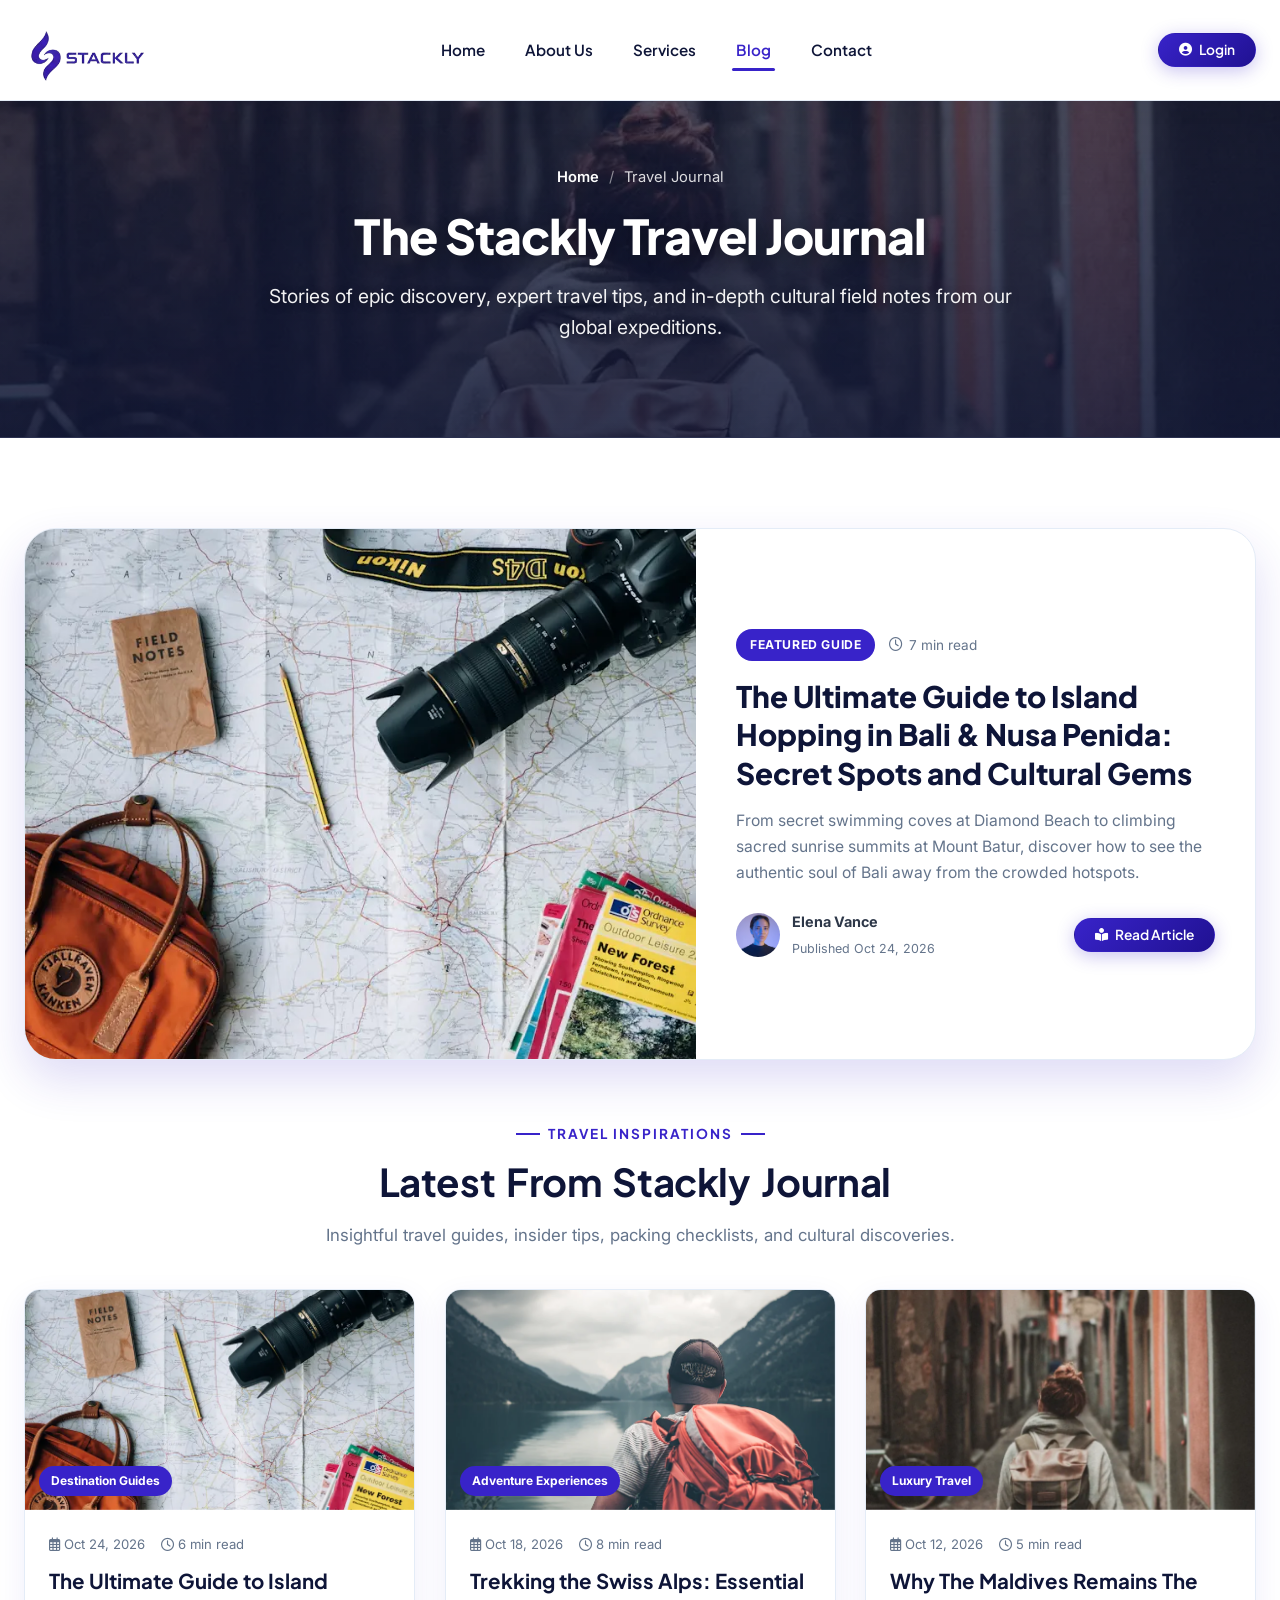
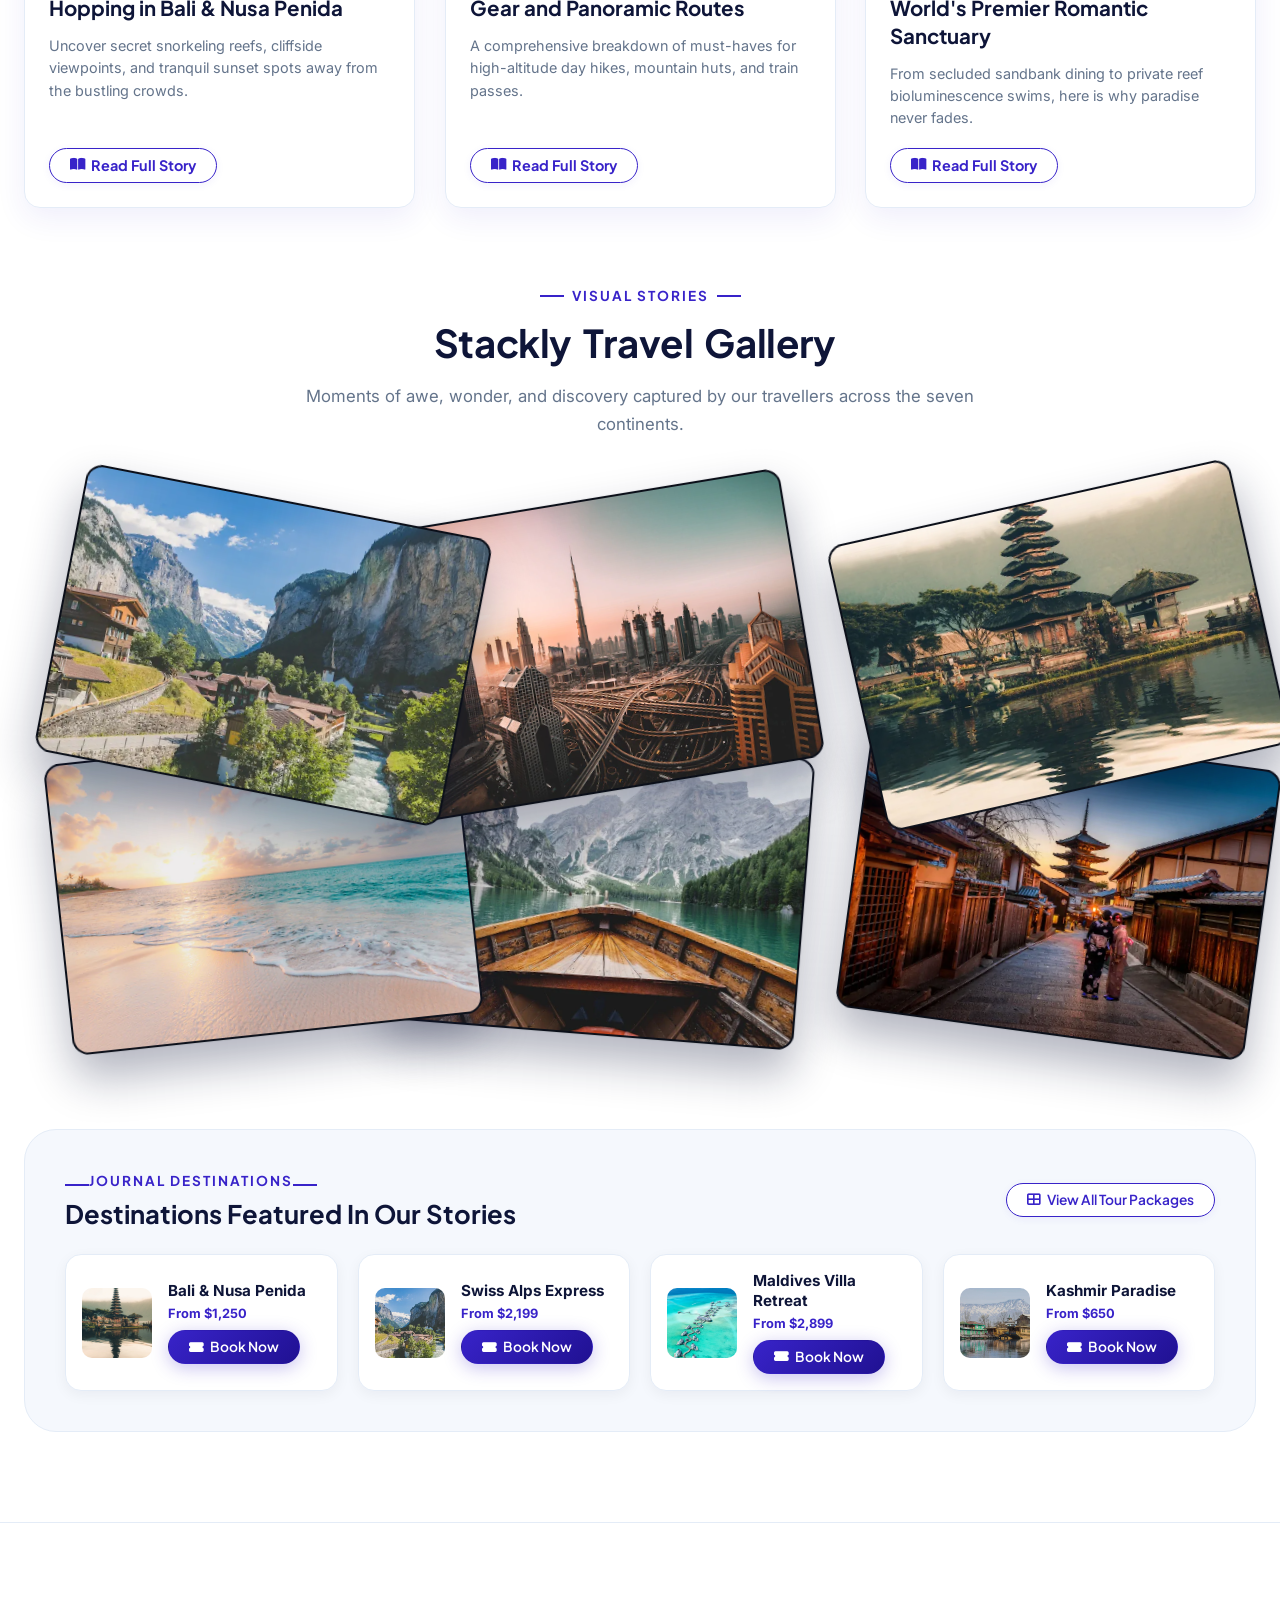
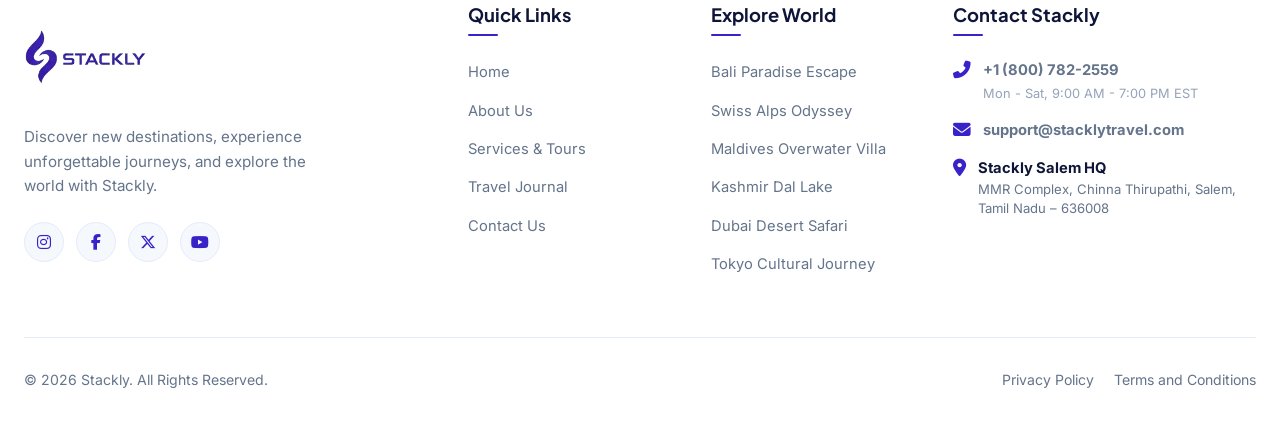
<file: blog.html>
<!DOCTYPE html>
<html lang="en">
<head>
  <meta charset="UTF-8">
  <meta name="viewport" content="width=device-width, initial-scale=1.0">
  <title>Travel Journal & Destination Spotlights — Stackly Tourism & Travel Portal</title>
  <meta name="description" content="Discover inspiring travel stories, expert packing tips, destination spotlights, and cultural secrets curated by Stackly explorers.">
  <link rel="stylesheet" href="https://cdnjs.cloudflare.com/ajax/libs/font-awesome/6.5.1/css/all.min.css">
  <link rel="stylesheet" href="css/style.css">
</head>
<body>

  <!-- STACKLY PRELOADER: BUILDING REVEAL + TRAVEL ANIMATION + LOGO REVEAL -->
  <div id="stacklyPreloader" class="stackly-preloader" aria-label="Loading Stackly Travel Portal">
    <div class="preloader-stage">
      <svg class="flight-path-svg" viewBox="0 0 300 120">
        <path class="flight-arc" d="M 20,100 Q 150,-10 280,100" />
        <path id="preloaderPlane" class="plane-marker" d="M 0,-6 L 8,0 L 0,6 L 2,1 L -6,4 L -4,0 L -6,-4 L 2,-1 Z">
          <animateMotion path="M 20,100 Q 150,-10 280,100" dur="2.2s" repeatCount="indefinite" rotate="auto" />
        </path>
      </svg>
      <svg class="building-reveal-svg" viewBox="0 0 220 130">
        <line x1="10" y1="125" x2="210" y2="125" class="arch-line" stroke-width="3" />
        <rect x="25" y="60" width="28" height="65" class="arch-fill" />
        <rect x="25" y="60" width="28" height="65" class="arch-line" />
        <rect x="63" y="40" width="34" height="85" class="arch-fill" />
        <rect x="63" y="40" width="34" height="85" class="arch-line" />
        <rect x="107" y="20" width="45" height="105" class="arch-fill" />
        <rect x="107" y="20" width="45" height="105" class="arch-line" />
        <rect x="162" y="50" width="32" height="75" class="arch-fill" />
        <rect x="162" y="50" width="32" height="75" class="arch-line" />
        <path d="M 107,20 L 129.5,2 L 152,20 Z" class="arch-line" />
        <path d="M 32,80 Q 39,70 46,80 L 46,125 L 32,125 Z" class="arch-line" />
        <path d="M 72,60 Q 80,50 88,60 L 88,125 L 72,125 Z" class="arch-line" />
        <path d="M 120,45 Q 129.5,35 139,45 L 139,125 L 120,125 Z" class="arch-line" />
        <path d="M 170,70 Q 178,60 186,70 L 186,125 L 170,125 Z" class="arch-line" />
      </svg>
      <div id="preloaderLogoWrap" class="preloader-logo-wrap">
        <img src="assets/images/ui/logo.webp" alt="Stackly Tourism & Travel" class="preloader-logo">
      </div>
      <div id="preloaderBrandText" class="preloader-text">EXPLORE • DISCOVER • JOURNEY</div>
      <div class="preloader-bar-wrap">
        <div id="preloaderProgressBar" class="preloader-bar"></div>
      </div>
    </div>
  </div>

  <!-- SITE HEADER (5 CORE PAGES) -->
  <header class="site-header">
    <div class="container-wide header-inner">
      <a href="index.html" class="brand-logo-link" aria-label="Stackly Home">
        <img src="assets/images/ui/logo.webp" alt="Stackly Tourism & Travel" class="brand-logo-img">
      </a>
      <nav class="main-navigation" aria-label="Primary Navigation">
        <ul class="nav-menu-list">
          <li class="nav-menu-item"><a href="index.html" class="nav-menu-link">Home</a></li>
          <li class="nav-menu-item"><a href="about.html" class="nav-menu-link">About Us</a></li>
          <li class="nav-menu-item"><a href="services.html" class="nav-menu-link">Services</a></li>
          <li class="nav-menu-item"><a href="blog.html" class="nav-menu-link active">Blog</a></li>
          <li class="nav-menu-item"><a href="contact.html" class="nav-menu-link">Contact</a></li>
        </ul>
      </nav>
      <div class="header-actions">
        <a href="login.html" class="btn btn-primary btn-sm"><i class="fas fa-user-circle"></i> Login</a>
        <button id="mobileNavToggle" class="mobile-nav-toggle" aria-label="Open Navigation"><i class="fas fa-bars"></i></button>
      </div>
    </div>
  </header>

  <!-- MOBILE DRAWER (NAVIGATION + AUTH) -->
  <div id="drawerBackdrop" class="drawer-backdrop"></div>
  <aside id="mobileDrawer" class="mobile-drawer" aria-label="Mobile Navigation">
    <div class="drawer-header">
      <img src="assets/images/ui/logo.webp" alt="Stackly" class="drawer-logo-img">
      <button id="drawerCloseBtn" class="drawer-close-btn" aria-label="Close Menu">&times;</button>
    </div>
    <ul class="drawer-nav-list">
      <li><a href="index.html" class="drawer-nav-link"><i class="fas fa-home"></i> <span>Home</span></a></li>
      <li><a href="about.html" class="drawer-nav-link"><i class="fas fa-info-circle"></i> <span>About Us</span></a></li>
      <li><a href="services.html" class="drawer-nav-link"><i class="fas fa-concierge-bell"></i> <span>Services &amp; Tours</span></a></li>
      <li><a href="blog.html" class="drawer-nav-link active"><i class="fas fa-newspaper"></i> <span>Blog</span></a></li>
      <li><a href="contact.html" class="drawer-nav-link"><i class="fas fa-envelope"></i> <span>Contact</span></a></li>
    </ul>
    <div class="drawer-footer">
      <a href="login.html" class="btn btn-primary" style="width:100%; justify-content:center;">
        <i class="fas fa-sign-in-alt"></i> Login
      </a>
      <a href="signup.html" class="btn btn-outline" style="width:100%; justify-content:center;">
        <i class="fas fa-user-plus"></i> Create Account
      </a>
    </div>
  </aside>

  <!-- PAGE HERO -->
  <section class="page-hero">
    <div class="page-hero-bg">
      <img src="assets/images/hero/blog-hero.webp" alt="Travel Blog">
    </div>
    <div class="container page-hero-content">
      <div class="breadcrumb-nav">
        <a href="index.html">Home</a>
        <span class="breadcrumb-separator">/</span>
        <span>Travel Journal</span>
      </div>
      <h1 class="page-hero-title">The Stackly Travel Journal</h1>
      <p class="page-hero-desc">Stories of epic discovery, expert travel tips, and in-depth cultural field notes from our global expeditions.</p>
    </div>
  </section>

  <!-- FEATURED POST & BLOG GRID -->
  <section class="section-padding bg-white">
    <div class="container">

      <!-- Featured Headline Post Banner (Split Left/Right Entrance) -->
      <div class="blog-featured-banner">
        <div class="featured-img-left">
          <img src="assets/images/blog/blog-1.webp" alt="Featured Article" class="featured-article-img">
        </div>
        <div class="featured-content-right">
          <div class="featured-meta-row">
            <span class="featured-badge">
              Featured Guide
            </span>
            <span class="featured-read-time"><i class="far fa-clock"></i> 7 min read</span>
          </div>
          <h2 class="featured-article-title">
            <a href="404.html">The Ultimate Guide to Island Hopping in Bali &amp; Nusa Penida: Secret Spots and Cultural Gems</a>
          </h2>
          <p class="featured-article-excerpt">
            From secret swimming coves at Diamond Beach to climbing sacred sunrise summits at Mount Batur, discover how to see the authentic soul of Bali away from the crowded hotspots.
          </p>
          <div class="featured-author-row">
            <div style="display:flex; align-items:center; gap:12px;">
              <img src="assets/images/testimonials/avatar-1.webp" alt="Elena Vance" style="width:44px; height:44px; border-radius:50%; object-fit:cover;">
              <div>
                <strong style="display:block; font-size:0.9rem;">Elena Vance</strong>
                <span style="font-size:0.78rem; color:var(--text-muted);">Published Oct 24, 2026</span>
              </div>
            </div>
            <a href="404.html" class="btn btn-primary btn-sm">
              <i class="fas fa-book-reader"></i> Read Article
            </a>
          </div>
        </div>
      </div>

      <!-- LATEST FROM STACKLY JOURNAL (3 CARDS CONVERGENT & DIRECTIONAL) -->
      <div id="latestJournalSection" style="margin-bottom:70px;">
        <div class="section-header" style="text-align:center; margin-bottom:40px;">
          <span class="section-tagline">Travel Inspirations</span>
          <h2 class="section-title">Latest From Stackly Journal</h2>
          <p class="section-description">Insightful travel guides, insider tips, packing checklists, and cultural discoveries.</p>
        </div>

        <div class="blog-grid three-card-grid journal-reverse-grid" id="latestJournalGrid">
          <!-- Card 1 (Left Card - Bali): Arrives 3rd in reverse sequence -->
          <div class="blog-card journal-card-rev journal-card-rev-1">
            <div class="blog-media">
              <a href="404.html" aria-label="Read Bali Island Hopping Guide">
                <img src="assets/images/blog/blog-1.webp" alt="Bali Island Hopping Guide" class="blog-img" loading="lazy">
              </a>
              <span class="blog-category-tag">Destination Guides</span>
            </div>
            <div class="blog-body">
              <div class="blog-meta">
                <span><i class="far fa-calendar-alt"></i> Oct 24, 2026</span>
                <span><i class="far fa-clock"></i> 6 min read</span>
              </div>
              <h3 class="blog-title"><a href="404.html">The Ultimate Guide to Island Hopping in Bali &amp; Nusa Penida</a></h3>
              <p class="blog-excerpt">Uncover secret snorkeling reefs, cliffside viewpoints, and tranquil sunset spots away from the bustling crowds.</p>
              <a href="404.html" class="blog-read-more btn btn-outline btn-sm" style="margin-top:auto; align-self:flex-start;"><i class="fas fa-book-open"></i> Read Full Story</a>
            </div>
          </div>

          <!-- Card 2 (Center Card - Swiss Alps): Arrives 2nd in reverse sequence -->
          <div class="blog-card journal-card-rev journal-card-rev-2">
            <div class="blog-media">
              <a href="404.html" aria-label="Read Swiss Alps Hiking Guide">
                <img src="assets/images/blog/blog-2.webp" alt="Swiss Alps Hiking" class="blog-img" loading="lazy">
              </a>
              <span class="blog-category-tag">Adventure Experiences</span>
            </div>
            <div class="blog-body">
              <div class="blog-meta">
                <span><i class="far fa-calendar-alt"></i> Oct 18, 2026</span>
                <span><i class="far fa-clock"></i> 8 min read</span>
              </div>
              <h3 class="blog-title"><a href="404.html">Trekking the Swiss Alps: Essential Gear and Panoramic Routes</a></h3>
              <p class="blog-excerpt">A comprehensive breakdown of must-haves for high-altitude day hikes, mountain huts, and train passes.</p>
              <a href="404.html" class="blog-read-more btn btn-outline btn-sm" style="margin-top:auto; align-self:flex-start;"><i class="fas fa-book-open"></i> Read Full Story</a>
            </div>
          </div>

          <!-- Card 3 (Right Card - Maldives): Arrives 1st (first) in reverse sequence -->
          <div class="blog-card journal-card-rev journal-card-rev-3">
            <div class="blog-media">
              <a href="404.html" aria-label="Read Maldives Overwater Retreat Guide">
                <img src="assets/images/blog/blog-3.webp" alt="Maldives Overwater Retreat" class="blog-img" loading="lazy">
              </a>
              <span class="blog-category-tag">Luxury Travel</span>
            </div>
            <div class="blog-body">
              <div class="blog-meta">
                <span><i class="far fa-calendar-alt"></i> Oct 12, 2026</span>
                <span><i class="far fa-clock"></i> 5 min read</span>
              </div>
              <h3 class="blog-title"><a href="404.html">Why The Maldives Remains The World's Premier Romantic Sanctuary</a></h3>
              <p class="blog-excerpt">From secluded sandbank dining to private reef bioluminescence swims, here is why paradise never fades.</p>
              <a href="404.html" class="blog-read-more btn btn-outline btn-sm" style="margin-top:auto; align-self:flex-start;"><i class="fas fa-book-open"></i> Read Full Story</a>
            </div>
          </div>
        </div>
      </div>

      <!-- STACKLY TRAVEL GALLERY SECTION (6 CARDS WITH DIRECTIONAL CONVERGENCE & CONTINUOUS BLACK LIGHT ENLIGHTENMENT) -->
      <div id="stacklyTravelGallerySection" style="margin-bottom:70px;">
        <div class="section-header" style="text-align:center; margin-bottom:36px;">
          <span class="section-tagline">Visual Stories</span>
          <h2 class="section-title">Stackly Travel Gallery</h2>
          <p class="section-description">Moments of awe, wonder, and discovery captured by our travellers across the seven continents.</p>
        </div>

        <div class="gallery-grid" id="stacklyGalleryGrid">
          <!-- Card 1: Lake Braies, Dolomites -->
          <div class="gallery-item" tabindex="0" role="button" aria-label="Lake Braies, Dolomites, Italy">
            <img src="assets/images/gallery/gallery-1.webp" alt="Lake Braies, Dolomites" loading="lazy">
            <div class="gallery-hover-overlay">
              <div class="gallery-place-info">
                <span class="gallery-place-badge"><i class="fas fa-map-marker-alt"></i> Dolomites, Italy</span>
                <h3 class="gallery-place-name">Lake Braies</h3>
              </div>
            </div>
          </div>

          <!-- Card 2: Sunset Beach, Maldives -->
          <div class="gallery-item" tabindex="0" role="button" aria-label="Sunset Beach, Maldives">
            <img src="assets/images/gallery/gallery-2.webp" alt="Tropical Sunset Beach, Maldives" loading="lazy">
            <div class="gallery-hover-overlay">
              <div class="gallery-place-info">
                <span class="gallery-place-badge"><i class="fas fa-map-marker-alt"></i> Maldives Atoll</span>
                <h3 class="gallery-place-name">Sunset Beach</h3>
              </div>
            </div>
          </div>

          <!-- Card 3: Yasaka Pagoda, Kyoto -->
          <div class="gallery-item" tabindex="0" role="button" aria-label="Yasaka Pagoda, Kyoto, Japan">
            <img src="assets/images/gallery/gallery-3.webp" alt="Yasaka Pagoda, Kyoto, Japan" loading="lazy">
            <div class="gallery-hover-overlay">
              <div class="gallery-place-info">
                <span class="gallery-place-badge"><i class="fas fa-map-marker-alt"></i> Kyoto, Japan</span>
                <h3 class="gallery-place-name">Yasaka Pagoda</h3>
              </div>
            </div>
          </div>

          <!-- Card 4: Downtown Skyline, Dubai -->
          <div class="gallery-item" tabindex="0" role="button" aria-label="Downtown Skyline, Dubai, UAE">
            <img src="assets/images/gallery/gallery-4.webp" alt="Dubai Downtown Skyline" loading="lazy">
            <div class="gallery-hover-overlay">
              <div class="gallery-place-info">
                <span class="gallery-place-badge"><i class="fas fa-map-marker-alt"></i> Dubai, UAE</span>
                <h3 class="gallery-place-name">Downtown Skyline</h3>
              </div>
            </div>
          </div>

          <!-- Card 5: Lauterbrunnen Valley, Switzerland -->
          <div class="gallery-item" tabindex="0" role="button" aria-label="Lauterbrunnen Valley, Swiss Alps, Switzerland">
            <img src="assets/images/gallery/gallery-5.webp" alt="Lauterbrunnen Valley, Swiss Alps" loading="lazy">
            <div class="gallery-hover-overlay">
              <div class="gallery-place-info">
                <span class="gallery-place-badge"><i class="fas fa-map-marker-alt"></i> Swiss Alps</span>
                <h3 class="gallery-place-name">Lauterbrunnen Valley</h3>
              </div>
            </div>
          </div>

          <!-- Card 6: Ulun Danu Beratan, Bali -->
          <div class="gallery-item" tabindex="0" role="button" aria-label="Ulun Danu Beratan Temple, Bali, Indonesia">
            <img src="assets/images/gallery/gallery-6.webp" alt="Ulun Danu Beratan Temple, Bali" loading="lazy">
            <div class="gallery-hover-overlay">
              <div class="gallery-place-info">
                <span class="gallery-place-badge"><i class="fas fa-map-marker-alt"></i> Bali, Indonesia</span>
                <h3 class="gallery-place-name">Ulun Danu Beratan</h3>
              </div>
            </div>
          </div>
        </div>
      </div>


      <!-- INTEGRATED DESTINATION SPOTLIGHTS SECTION (1-BY-1 SEQUENTIAL ARRIVAL) -->
      <div class="story-spotlight-wrapper">
        <div style="display:flex; justify-content:space-between; align-items:center; flex-wrap:wrap; gap:16px; margin-bottom:24px;">
          <div>
            <span class="section-tagline" style="display:block; text-align:left; margin-bottom:6px;">Journal Destinations</span>
            <h3 style="font-size:1.6rem; margin:0;">Destinations Featured In Our Stories</h3>
          </div>
          <a href="404.html" class="btn btn-outline btn-sm"><i class="fas fa-th-large"></i> View All Tour Packages</a>
        </div>

        <div class="story-dest-grid">
          <!-- Bali Spotlight -->
          <div class="story-dest-card">
            <img src="assets/images/destinations/bali.webp" alt="Bali" class="story-dest-img">
            <div class="story-dest-info">
              <strong class="story-dest-name">Bali &amp; Nusa Penida</strong>
              <span class="story-dest-price">From $1,250</span>
              <a href="404.html" class="btn btn-primary btn-sm story-dest-btn"><i class="fas fa-ticket-alt"></i> Book Now</a>
            </div>
          </div>

          <!-- Swiss Alps Spotlight -->
          <div class="story-dest-card">
            <img src="assets/images/destinations/switzerland.webp" alt="Swiss Alps" class="story-dest-img">
            <div class="story-dest-info">
              <strong class="story-dest-name">Swiss Alps Express</strong>
              <span class="story-dest-price">From $2,199</span>
              <a href="404.html" class="btn btn-primary btn-sm story-dest-btn"><i class="fas fa-ticket-alt"></i> Book Now</a>
            </div>
          </div>

          <!-- Maldives Spotlight -->
          <div class="story-dest-card">
            <img src="assets/images/destinations/maldives.webp" alt="Maldives" class="story-dest-img">
            <div class="story-dest-info">
              <strong class="story-dest-name">Maldives Villa Retreat</strong>
              <span class="story-dest-price">From $2,899</span>
              <a href="404.html" class="btn btn-primary btn-sm story-dest-btn"><i class="fas fa-ticket-alt"></i> Book Now</a>
            </div>
          </div>

          <!-- Kashmir Spotlight -->
          <div class="story-dest-card">
            <img src="assets/images/destinations/kashmir.webp" alt="Kashmir" class="story-dest-img">
            <div class="story-dest-info">
              <strong class="story-dest-name">Kashmir Paradise</strong>
              <span class="story-dest-price">From $650</span>
              <a href="404.html" class="btn btn-primary btn-sm story-dest-btn"><i class="fas fa-ticket-alt"></i> Book Now</a>
            </div>
          </div>
        </div>
      </div>

    </div>
  </section>

  <!-- FOOTER (5 CORE PAGES) -->
  <footer class="site-footer">
    <div class="container">
      <div class="footer-top-grid">
        <div class="footer-brand-col">
          <a href="index.html">
            <img src="assets/images/ui/logo.webp" alt="Stackly Tourism & Travel" class="footer-logo-img">
          </a>
          <p class="footer-brand-desc">Discover new destinations, experience unforgettable journeys, and explore the world with Stackly.</p>
          <div class="social-links">
            <a href="404.html" class="social-icon-btn" aria-label="Instagram"><i class="fab fa-instagram"></i></a>
            <a href="404.html" class="social-icon-btn" aria-label="Facebook"><i class="fab fa-facebook-f"></i></a>
            <a href="404.html" class="social-icon-btn" aria-label="Twitter"><i class="fab fa-x-twitter"></i></a>
            <a href="404.html" class="social-icon-btn" aria-label="YouTube"><i class="fab fa-youtube"></i></a>
          </div>
        </div>
        <div>
          <h4 class="footer-heading">Quick Links</h4>
          <ul class="footer-links-list">
            <li><a href="index.html" class="footer-link">Home</a></li>
            <li><a href="about.html" class="footer-link">About Us</a></li>
            <li><a href="services.html" class="footer-link">Services &amp; Tours</a></li>
            <li><a href="blog.html" class="footer-link">Travel Journal</a></li>
            <li><a href="contact.html" class="footer-link">Contact Us</a></li>
          </ul>
        </div>
        <div>
          <h4 class="footer-heading">Explore World</h4>
          <ul class="footer-links-list">
            <li><a href="tour-details.html" class="footer-link">Bali Paradise Escape</a></li>
            <li><a href="services.html#tourPackagesSection" class="footer-link">Swiss Alps Odyssey</a></li>
            <li><a href="services.html#tourPackagesSection" class="footer-link">Maldives Overwater Villa</a></li>
            <li><a href="services.html#tourPackagesSection" class="footer-link">Kashmir Dal Lake</a></li>
            <li><a href="services.html#tourPackagesSection" class="footer-link">Dubai Desert Safari</a></li>
            <li><a href="services.html#tourPackagesSection" class="footer-link">Tokyo Cultural Journey</a></li>
          </ul>
        </div>
        <div>
          <h4 class="footer-heading">Contact Stackly</h4>
          <div class="footer-contact-item">
            <i class="fas fa-phone-alt footer-contact-icon"></i>
            <div><strong>+1 (800) 782-2559</strong><div style="font-size:0.8rem; color:#94a3b8;">Mon - Sat, 9:00 AM - 7:00 PM EST</div></div>
          </div>
          <div class="footer-contact-item">
            <i class="fas fa-envelope footer-contact-icon"></i>
            <div><strong>support@stacklytravel.com</strong></div>
          </div>
          <div class="footer-contact-item">
            <i class="fas fa-map-marker-alt footer-contact-icon"></i>
            <div>
              <strong style="color:var(--text-dark-navy);">Stackly Salem HQ</strong>
              <div style="font-size:0.82rem; color:var(--text-muted); line-height:1.4;">MMR Complex, Chinna Thirupathi, Salem, Tamil Nadu &ndash; 636008</div>
            </div>
          </div>
        </div>
      </div>
      <div class="footer-bottom">
        <div>&copy; 2026 Stackly. All Rights Reserved.</div>
        <div class="footer-legal-links">
          <a href="contact.html">Privacy Policy</a>
          <a href="contact.html">Terms and Conditions</a>
        </div>
      </div>
    </div>
  </footer>

  <script src="https://cdnjs.cloudflare.com/ajax/libs/gsap/3.12.5/gsap.min.js"></script>
  <script src="js/booking.js"></script>
  <script src="js/main.js"></script>
</body>
</html>
</file>
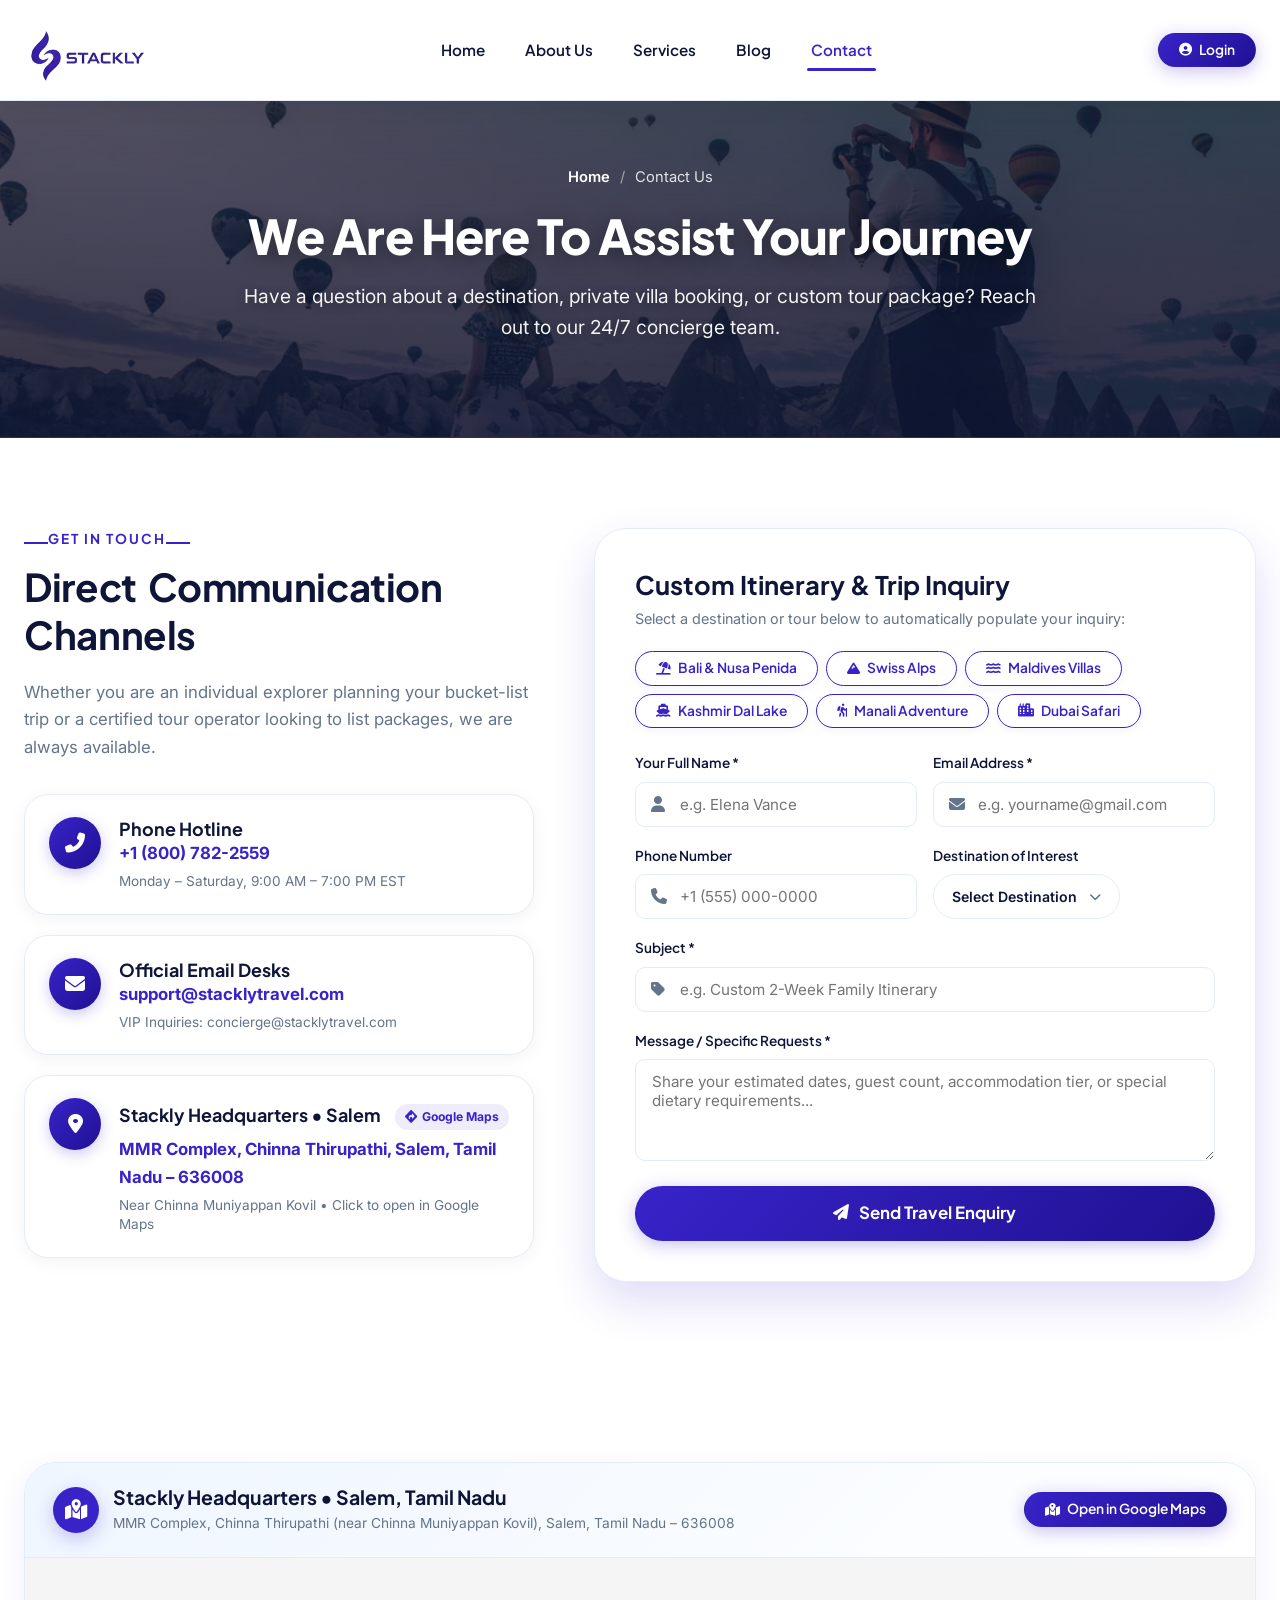
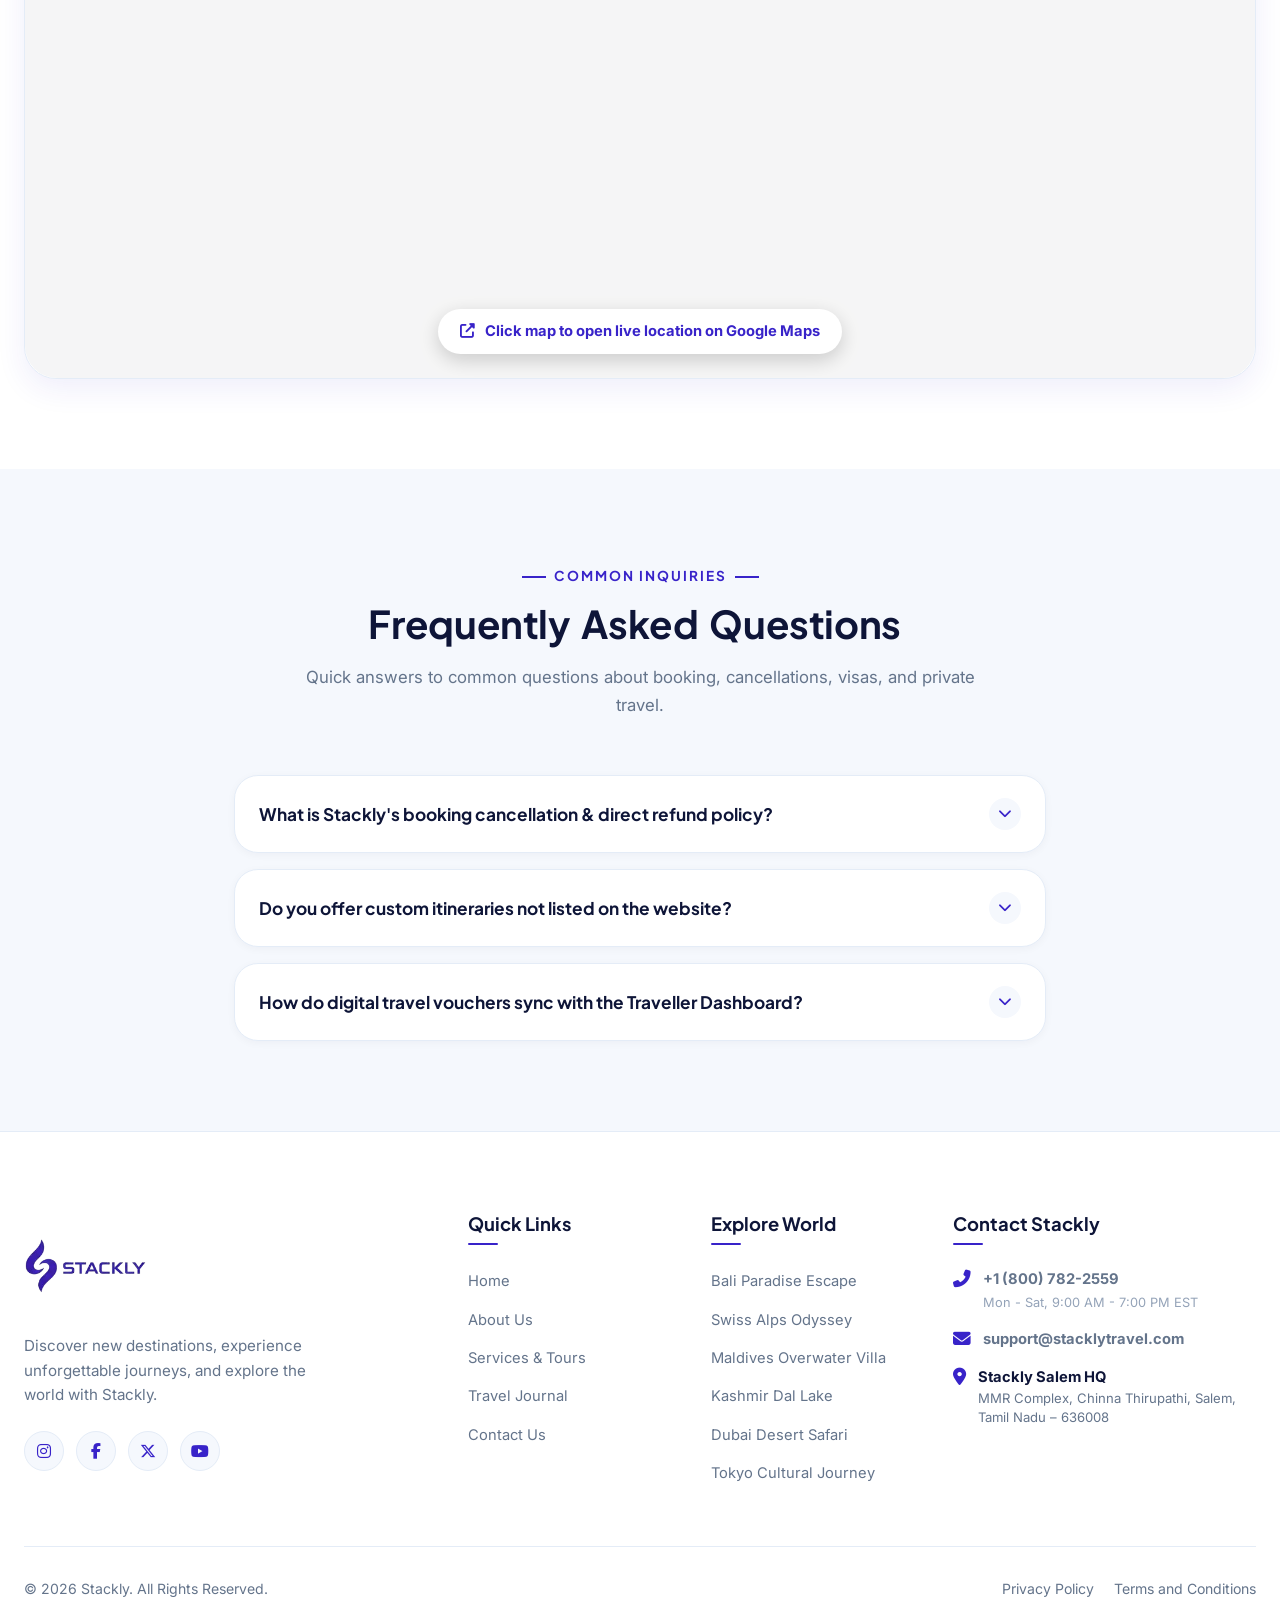
<file: contact.html>
<!DOCTYPE html>
<html lang="en">
<head>
  <meta charset="UTF-8">
  <meta name="viewport" content="width=device-width, initial-scale=1.0">
  <title>Contact Us & Custom Itineraries — Stackly Tourism & Travel Portal</title>
  <meta name="description" content="Get in touch with Stackly travel concierges. Plan your custom vacation across 20+ destinations, inquire about group packages, or get 24/7 travel assistance.">
  <link rel="stylesheet" href="https://cdnjs.cloudflare.com/ajax/libs/font-awesome/6.5.1/css/all.min.css">
  <link rel="stylesheet" href="css/style.css">
</head>
<body>

  <!-- STACKLY PRELOADER: BUILDING REVEAL + TRAVEL ANIMATION + LOGO REVEAL -->
  <div id="stacklyPreloader" class="stackly-preloader" aria-label="Loading Stackly Travel Portal">
    <div class="preloader-stage">
      <svg class="flight-path-svg" viewBox="0 0 300 120">
        <path class="flight-arc" d="M 20,100 Q 150,-10 280,100" />
        <path id="preloaderPlane" class="plane-marker" d="M 0,-6 L 8,0 L 0,6 L 2,1 L -6,4 L -4,0 L -6,-4 L 2,-1 Z">
          <animateMotion path="M 20,100 Q 150,-10 280,100" dur="2.2s" repeatCount="indefinite" rotate="auto" />
        </path>
      </svg>
      <svg class="building-reveal-svg" viewBox="0 0 220 130">
        <line x1="10" y1="125" x2="210" y2="125" class="arch-line" stroke-width="3" />
        <rect x="25" y="60" width="28" height="65" class="arch-fill" />
        <rect x="25" y="60" width="28" height="65" class="arch-line" />
        <rect x="63" y="40" width="34" height="85" class="arch-fill" />
        <rect x="63" y="40" width="34" height="85" class="arch-line" />
        <rect x="107" y="20" width="45" height="105" class="arch-fill" />
        <rect x="107" y="20" width="45" height="105" class="arch-line" />
        <rect x="162" y="50" width="32" height="75" class="arch-fill" />
        <rect x="162" y="50" width="32" height="75" class="arch-line" />
        <path d="M 107,20 L 129.5,2 L 152,20 Z" class="arch-line" />
        <path d="M 32,80 Q 39,70 46,80 L 46,125 L 32,125 Z" class="arch-line" />
        <path d="M 72,60 Q 80,50 88,60 L 88,125 L 72,125 Z" class="arch-line" />
        <path d="M 120,45 Q 129.5,35 139,45 L 139,125 L 120,125 Z" class="arch-line" />
        <path d="M 170,70 Q 178,60 186,70 L 186,125 L 170,125 Z" class="arch-line" />
      </svg>
      <div id="preloaderLogoWrap" class="preloader-logo-wrap">
        <img src="assets/images/ui/logo.webp" alt="Stackly Tourism & Travel" class="preloader-logo">
      </div>
      <div id="preloaderBrandText" class="preloader-text">EXPLORE • DISCOVER • JOURNEY</div>
      <div class="preloader-bar-wrap">
        <div id="preloaderProgressBar" class="preloader-bar"></div>
      </div>
    </div>
  </div>

  <!-- SITE HEADER (5 CORE PAGES) -->
  <header class="site-header">
    <div class="container-wide header-inner">
      <a href="index.html" class="brand-logo-link" aria-label="Stackly Home">
        <img src="assets/images/ui/logo.webp" alt="Stackly Tourism & Travel" class="brand-logo-img">
      </a>
      <nav class="main-navigation" aria-label="Primary Navigation">
        <ul class="nav-menu-list">
          <li class="nav-menu-item"><a href="index.html" class="nav-menu-link">Home</a></li>
          <li class="nav-menu-item"><a href="about.html" class="nav-menu-link">About Us</a></li>
          <li class="nav-menu-item"><a href="services.html" class="nav-menu-link">Services</a></li>
          <li class="nav-menu-item"><a href="blog.html" class="nav-menu-link">Blog</a></li>
          <li class="nav-menu-item"><a href="contact.html" class="nav-menu-link active">Contact</a></li>
        </ul>
      </nav>
      <div class="header-actions">
        <a href="login.html" class="btn btn-primary btn-sm"><i class="fas fa-user-circle"></i> Login</a>
        <button id="mobileNavToggle" class="mobile-nav-toggle" aria-label="Open Navigation"><i class="fas fa-bars"></i></button>
      </div>
    </div>
  </header>

  <!-- MOBILE DRAWER (NAVIGATION + AUTH) -->
  <div id="drawerBackdrop" class="drawer-backdrop"></div>
  <aside id="mobileDrawer" class="mobile-drawer" aria-label="Mobile Navigation">
    <div class="drawer-header">
      <img src="assets/images/ui/logo.webp" alt="Stackly" class="drawer-logo-img">
      <button id="drawerCloseBtn" class="drawer-close-btn" aria-label="Close Menu">&times;</button>
    </div>
    <ul class="drawer-nav-list">
      <li><a href="index.html" class="drawer-nav-link"><i class="fas fa-home"></i> <span>Home</span></a></li>
      <li><a href="about.html" class="drawer-nav-link"><i class="fas fa-info-circle"></i> <span>About Us</span></a></li>
      <li><a href="services.html" class="drawer-nav-link"><i class="fas fa-concierge-bell"></i> <span>Services &amp; Tours</span></a></li>
      <li><a href="blog.html" class="drawer-nav-link"><i class="fas fa-newspaper"></i> <span>Blog</span></a></li>
      <li><a href="contact.html" class="drawer-nav-link active"><i class="fas fa-envelope"></i> <span>Contact</span></a></li>
    </ul>
    <div class="drawer-footer">
      <a href="login.html" class="btn btn-primary" style="width:100%; justify-content:center;">
        <i class="fas fa-sign-in-alt"></i> Login
      </a>
      <a href="signup.html" class="btn btn-outline" style="width:100%; justify-content:center;">
        <i class="fas fa-user-plus"></i> Create Account
      </a>
    </div>
  </aside>

  <!-- PAGE HERO -->
  <section class="page-hero">
    <div class="page-hero-bg">
      <img src="assets/images/hero/contact-hero.webp" alt="Contact Stackly">
    </div>
    <div class="container page-hero-content">
      <div class="breadcrumb-nav">
        <a href="index.html">Home</a>
        <span class="breadcrumb-separator">/</span>
        <span>Contact Us</span>
      </div>
      <h1 class="page-hero-title">We Are Here To Assist Your Journey</h1>
      <p class="page-hero-desc">Have a question about a destination, private villa booking, or custom tour package? Reach out to our 24/7 concierge team.</p>
    </div>
  </section>

  <!-- CONTACT FORM & INFO SECTION -->
  <section class="section-padding bg-white">
    <div class="container">
      <div class="contact-split-grid">

        <!-- Left Column: Contact Information Cards -->
        <div class="contact-left-channels in-view">
          <span class="section-tagline" style="display:block; text-align:left;">Get In Touch</span>
          <h2 class="section-title" style="text-align:left; margin-bottom:20px;">Direct Communication Channels</h2>
          <p class="section-description" style="text-align:left; margin-bottom:32px;">
            Whether you are an individual explorer planning your bucket-list trip or a certified tour operator looking to list packages, we are always available.
          </p>

          <div style="display:flex; flex-direction:column; gap:20px;">
            <!-- Phone -->
            <div class="contact-channel-item in-view">
              <div class="contact-channel-icon">
                <i class="fas fa-phone-alt"></i>
              </div>
              <div class="contact-channel-details">
                <h4 class="contact-channel-title">Phone Hotline</h4>
                <div class="contact-channel-main">+1 (800) 782-2559</div>
                <div class="contact-channel-sub">Monday &ndash; Saturday, 9:00 AM &ndash; 7:00 PM EST</div>
              </div>
            </div>

            <!-- Email -->
            <div class="contact-channel-item in-view">
              <div class="contact-channel-icon">
                <i class="fas fa-envelope"></i>
              </div>
              <div class="contact-channel-details">
                <h4 class="contact-channel-title">Official Email Desks</h4>
                <div class="contact-channel-main">support@stacklytravel.com</div>
                <div class="contact-channel-sub">VIP Inquiries: concierge@stacklytravel.com</div>
              </div>
            </div>

            <!-- Stackly Salem Headquarters Office -->
            <a href="https://maps.google.com/?q=MMR+Complex,+Chinna+Thirupathi,+Salem,+Tamil+Nadu+636008" target="_blank" rel="noopener" class="footer-address-link contact-channel-item in-view">
              <div class="contact-channel-icon">
                <i class="fas fa-map-marker-alt"></i>
              </div>
              <div class="contact-channel-details">
                <div class="contact-channel-header-row">
                  <h4 class="contact-channel-title">Stackly Headquarters &bull; Salem</h4>
                  <span class="footer-map-chip"><i class="fas fa-directions"></i> Google Maps</span>
                </div>
                <div class="contact-channel-main">MMR Complex, Chinna Thirupathi, Salem, Tamil Nadu &ndash; 636008</div>
                <div class="contact-channel-sub">Near Chinna Muniyappan Kovil &bull; Click to open in Google Maps</div>
              </div>
            </a>
          </div>
        </div>

        <!-- Right Column: Interactive Form with Destination & Package Quick-Selector -->
        <div class="contact-right-form in-view">
          <h3 style="font-size:1.6rem; margin-bottom:6px;">Custom Itinerary &amp; Trip Inquiry</h3>
          <p style="color:var(--text-muted); font-size:0.9rem; margin-bottom:20px;">
            Select a destination or tour below to automatically populate your inquiry:
          </p>

          <!-- Interactive Quick-Picker Chips -->
          <div style="display:flex; flex-wrap:wrap; gap:8px; margin-bottom:24px;">
            <button type="button" class="btn btn-outline btn-sm quick-inquiry-chip" data-dest="Bali" data-sub="Bali Island Hopping Package">
              <i class="fas fa-umbrella-beach"></i> Bali &amp; Nusa Penida
            </button>
            <button type="button" class="btn btn-outline btn-sm quick-inquiry-chip" data-dest="Swiss Alps" data-sub="Swiss Alps Glacier Express Package">
              <i class="fas fa-mountain"></i> Swiss Alps
            </button>
            <button type="button" class="btn btn-outline btn-sm quick-inquiry-chip" data-dest="Maldives" data-sub="Maldives Overwater Luxury Package">
              <i class="fas fa-water"></i> Maldives Villas
            </button>
            <button type="button" class="btn btn-outline btn-sm quick-inquiry-chip" data-dest="Kashmir" data-sub="Kashmir Paradise Valley Package">
              <i class="fas fa-ship"></i> Kashmir Dal Lake
            </button>
            <button type="button" class="btn btn-outline btn-sm quick-inquiry-chip" data-dest="Manali" data-sub="Manali Solang Valley Adventure">
              <i class="fas fa-hiking"></i> Manali Adventure
            </button>
            <button type="button" class="btn btn-outline btn-sm quick-inquiry-chip" data-dest="Dubai" data-sub="Dubai Desert Safari &amp; Marina Yacht">
              <i class="fas fa-city"></i> Dubai Safari
            </button>
          </div>

          <div id="contactSuccessMsg" class="auth-success-banner" style="display:none;" role="status">
            <i class="fas fa-check-circle"></i>
            <span id="contactSuccessText">Thank you! Your travel inquiry has been received. A Stackly specialist will reach out within 4 business hours.</span>
          </div>

          <form id="contactUsForm" action="404.html" novalidate>
            <div class="form-grid-2">
              <div class="form-group">
                <label class="form-label" for="contactName">Your Full Name *</label>
                <div class="form-control-wrap">
                  <i class="fas fa-user form-control-icon"></i>
                  <input type="text" id="contactName" class="form-input" placeholder="e.g. Elena Vance">
                </div>
                <div id="contactNameError" class="field-error-text" style="display:none;"></div>
              </div>

              <div class="form-group">
                <label class="form-label" for="contactEmail">Email Address *</label>
                <div class="form-control-wrap">
                  <i class="fas fa-envelope form-control-icon"></i>
                  <input type="email" id="contactEmail" class="form-input" placeholder="e.g. yourname@gmail.com">
                </div>
                <div id="contactEmailError" class="field-error-text" style="display:none;"></div>
              </div>
            </div>

            <div class="form-grid-2">
              <div class="form-group">
                <label class="form-label" for="contactPhone">Phone Number</label>
                <div class="form-control-wrap">
                  <i class="fas fa-phone form-control-icon"></i>
                  <input type="tel" id="contactPhone" class="form-input" placeholder="+1 (555) 000-0000">
                </div>
              </div>

              <div class="form-group">
                <label class="form-label">Destination of Interest</label>
                <div class="custom-select-wrapper" id="customDestSelect">
                  <input type="hidden" id="contactDest" name="destination" value="">
                  <div class="custom-select-trigger" tabindex="0">
                    <span class="custom-select-placeholder">Select Destination</span>
                    <i class="fas fa-chevron-down custom-select-arrow"></i>
                  </div>
                  <div class="custom-select-options">
                    <div class="custom-select-option" data-value="Bali">Bali, Indonesia</div>
                    <div class="custom-select-option" data-value="Swiss Alps">Swiss Alps, Switzerland</div>
                    <div class="custom-select-option" data-value="Maldives">Maldives Islands</div>
                    <div class="custom-select-option" data-value="Kashmir">Kashmir, India</div>
                    <div class="custom-select-option" data-value="Dubai">Dubai, UAE</div>
                    <div class="custom-select-option" data-value="Paris">Paris, France</div>
                    <div class="custom-select-option" data-value="Manali">Manali &amp; Solang, India</div>
                    <div class="custom-select-option" data-value="Ooty">Ooty, India</div>
                    <div class="custom-select-option" data-value="Kerala">Kerala Backwaters, India</div>
                    <div class="custom-select-option" data-value="Goa">Goa, India</div>
                    <div class="custom-select-option" data-value="Japan">Tokyo &amp; Kyoto, Japan</div>
                    <div class="custom-select-option" data-value="Other">Other / Custom Multi-Country</div>
                  </div>
                </div>
              </div>
            </div>

            <div class="form-group">
              <label class="form-label" for="contactSubject">Subject *</label>
              <div class="form-control-wrap">
                <i class="fas fa-tag form-control-icon"></i>
                <input type="text" id="contactSubject" class="form-input" placeholder="e.g. Custom 2-Week Family Itinerary">
              </div>
              <div id="contactSubjectError" class="field-error-text" style="display:none;"></div>
            </div>

            <div class="form-group">
              <label class="form-label" for="contactMessage">Message / Specific Requests *</label>
              <textarea id="contactMessage" class="form-input" rows="4" placeholder="Share your estimated dates, guest count, accommodation tier, or special dietary requirements..." style="padding-left:16px;"></textarea>
              <div id="contactMessageError" class="field-error-text" style="display:none;"></div>
            </div>

            <button type="submit" id="contactSubmitBtn" class="btn btn-primary btn-lg" style="width:100%; font-size:1.05rem;">
              <i class="fas fa-paper-plane"></i> Send Travel Enquiry
            </button>
          </form>
        </div>

      </div>
    </div>
  </section>

  <!-- STACKLY SALEM INTERACTIVE GOOGLE MAP SECTION (SWAPPED: COMES BEFORE FAQ) -->
  <section class="section-padding bg-white" id="mapSection">
    <div class="container">
      <div style="background:#fff; border:1px solid var(--border-light); border-radius:var(--radius-xl); overflow:hidden; box-shadow:var(--shadow-card); position:relative;">
        <div style="padding:22px 28px; background:linear-gradient(135deg, #eff6ff 0%, #ffffff 100%); border-bottom:1px solid var(--border-light); display:flex; justify-content:space-between; align-items:center; flex-wrap:wrap; gap:16px;">
          <div style="display:flex; align-items:center; gap:14px;">
            <div style="width:46px; height:46px; border-radius:50%; background:var(--primary-blue); color:#fff; display:flex; align-items:center; justify-content:center; font-size:1.25rem; box-shadow:0 6px 18px rgba(56,35,201,0.25);">
              <i class="fas fa-map-marked-alt"></i>
            </div>
            <div>
              <h3 style="font-size:1.22rem; margin-bottom:3px; color:var(--text-dark-navy);">Stackly Headquarters &bull; Salem, Tamil Nadu</h3>
              <p style="color:var(--text-muted); font-size:0.86rem; margin:0;">
                MMR Complex, Chinna Thirupathi (near Chinna Muniyappan Kovil), Salem, Tamil Nadu &ndash; 636008
              </p>
            </div>
          </div>
          <a href="https://maps.google.com/?q=MMR+Complex,+Chinna+Thirupathi,+Salem,+Tamil+Nadu+636008" target="_blank" rel="noopener" class="btn btn-primary btn-sm">
            <i class="fas fa-map-marked-alt"></i> Open in Google Maps
          </a>
        </div>
        <div class="map-interactive-wrapper" id="interactiveMapContainer" onclick="window.open('https://maps.google.com/?q=MMR+Complex,+Chinna+Thirupathi,+Salem,+Tamil+Nadu+636008', '_blank')" title="Click anywhere to open interactive Google Maps">
          <iframe 
            src="https://maps.google.com/maps?q=MMR+Complex,+Chinna+Thirupathi,+Salem,+Tamil+Nadu+636008&t=&z=15&ie=UTF8&iwloc=&output=embed" 
            width="100%" 
            height="100%" 
            style="border:0; display:block; pointer-events:none;" 
            allowfullscreen="" 
            loading="lazy" 
            referrerpolicy="no-referrer-when-downgrade"
            title="Stackly Salem Headquarters Google Map">
          </iframe>
          <div class="map-interactive-overlay">
            <div class="map-overlay-badge">
              <i class="fas fa-external-link-alt"></i> Click map to open live location on Google Maps
            </div>
          </div>
        </div>
      </div>
    </div>
  </section>

  <!-- FAQ ACCORDION SECTION (SWAPPED: COMES BEFORE FOOTER, 3 DIRECTIONAL CARDS) -->
  <section class="section-padding bg-subtle" id="faqSection">
    <div class="container" style="max-width:860px;">
      <div class="section-header">
        <span class="section-tagline">Common Inquiries</span>
        <h2 class="section-title">Frequently Asked Questions</h2>
        <p class="section-description">Quick answers to common questions about booking, cancellations, visas, and private travel.</p>
      </div>

      <div style="display:flex; flex-direction:column; gap:16px;">
        <!-- Card 1: From Right -->
        <div class="faq-accordion-item faq-from-right">
          <button type="button" class="faq-question-btn" aria-expanded="false">
            <span>What is Stackly's booking cancellation &amp; direct refund policy?</span>
            <span class="faq-chevron"><i class="fas fa-chevron-down"></i></span>
          </button>
          <div class="faq-answer">
            <p style="margin:0;">We offer 100% full refund up to 14 days before your scheduled departure date on all standard tour packages. For cancellations within 7–13 days, we provide a 75% credit voucher valid for any global journey within 24 months, with hassle-free instant processing.</p>
          </div>
        </div>

        <!-- Card 2: From Left -->
        <div class="faq-accordion-item faq-from-left">
          <button type="button" class="faq-question-btn" aria-expanded="false">
            <span>Do you offer custom itineraries not listed on the website?</span>
            <span class="faq-chevron"><i class="fas fa-chevron-down"></i></span>
          </button>
          <div class="faq-answer">
            <p style="margin:0;">Absolutely! More than 40% of our clients request bespoke multi-city itineraries. Simply use the inquiry form above with your dream destinations, dates, and budget, and our private travel curators will design a personalized proposal.</p>
          </div>
        </div>

        <!-- Card 3: From Right -->
        <div class="faq-accordion-item faq-from-right">
          <button type="button" class="faq-question-btn" aria-expanded="false">
            <span>How do digital travel vouchers sync with the Traveller Dashboard?</span>
            <span class="faq-chevron"><i class="fas fa-chevron-down"></i></span>
          </button>
          <div class="faq-answer">
            <p style="margin:0;">Whenever you book any tour package on Stackly, a unique voucher is created and saved into your account. You can log into your <a href="dashboard-traveller.html" class="form-link">Traveller Dashboard</a> anytime to view trip dates, driver contact details, and download official invoices.</p>
          </div>
        </div>
      </div>
    </div>
  </section>

  <!-- FOOTER (5 CORE PAGES) -->
  <footer class="site-footer">
    <div class="container">
      <div class="footer-top-grid">
        <div class="footer-brand-col">
          <a href="index.html">
            <img src="assets/images/ui/logo.webp" alt="Stackly Tourism & Travel" class="footer-logo-img">
          </a>
          <p class="footer-brand-desc">Discover new destinations, experience unforgettable journeys, and explore the world with Stackly.</p>
          <div class="social-links">
            <a href="404.html" class="social-icon-btn" aria-label="Instagram"><i class="fab fa-instagram"></i></a>
            <a href="404.html" class="social-icon-btn" aria-label="Facebook"><i class="fab fa-facebook-f"></i></a>
            <a href="404.html" class="social-icon-btn" aria-label="Twitter"><i class="fab fa-x-twitter"></i></a>
            <a href="404.html" class="social-icon-btn" aria-label="YouTube"><i class="fab fa-youtube"></i></a>
          </div>
        </div>
        <div>
          <h4 class="footer-heading">Quick Links</h4>
          <ul class="footer-links-list">
            <li><a href="index.html" class="footer-link">Home</a></li>
            <li><a href="about.html" class="footer-link">About Us</a></li>
            <li><a href="services.html" class="footer-link">Services &amp; Tours</a></li>
            <li><a href="blog.html" class="footer-link">Travel Journal</a></li>
            <li><a href="contact.html" class="footer-link">Contact Us</a></li>
          </ul>
        </div>
        <div>
          <h4 class="footer-heading">Explore World</h4>
          <ul class="footer-links-list">
            <li><a href="tour-details.html" class="footer-link">Bali Paradise Escape</a></li>
            <li><a href="services.html#tourPackagesSection" class="footer-link">Swiss Alps Odyssey</a></li>
            <li><a href="services.html#tourPackagesSection" class="footer-link">Maldives Overwater Villa</a></li>
            <li><a href="services.html#tourPackagesSection" class="footer-link">Kashmir Dal Lake</a></li>
            <li><a href="services.html#tourPackagesSection" class="footer-link">Dubai Desert Safari</a></li>
            <li><a href="services.html#tourPackagesSection" class="footer-link">Tokyo Cultural Journey</a></li>
          </ul>
        </div>
        <div>
          <h4 class="footer-heading">Contact Stackly</h4>
          <div class="footer-contact-item">
            <i class="fas fa-phone-alt footer-contact-icon"></i>
            <div><strong>+1 (800) 782-2559</strong><div style="font-size:0.8rem; color:#94a3b8;">Mon - Sat, 9:00 AM - 7:00 PM EST</div></div>
          </div>
          <div class="footer-contact-item">
            <i class="fas fa-envelope footer-contact-icon"></i>
            <div><strong>support@stacklytravel.com</strong></div>
          </div>
          <div class="footer-contact-item">
            <i class="fas fa-map-marker-alt footer-contact-icon"></i>
            <div>
              <strong style="color:var(--text-dark-navy);">Stackly Salem HQ</strong>
              <div style="font-size:0.82rem; color:var(--text-muted); line-height:1.4;">MMR Complex, Chinna Thirupathi, Salem, Tamil Nadu &ndash; 636008</div>
            </div>
          </div>
        </div>
      </div>
      <div class="footer-bottom">
        <div>&copy; 2026 Stackly. All Rights Reserved.</div>
        <div class="footer-legal-links">
          <a href="contact.html">Privacy Policy</a>
          <a href="contact.html">Terms and Conditions</a>
        </div>
      </div>
    </div>
  </footer>

  <script src="https://cdnjs.cloudflare.com/ajax/libs/gsap/3.12.5/gsap.min.js"></script>
  <script src="js/booking.js"></script>
  <script src="js/main.js"></script>
  <script>
    // Quick-inquiry chips interaction
    document.querySelectorAll('.quick-inquiry-chip').forEach(btn => {
      btn.addEventListener('click', () => {
        const dest = btn.dataset.dest;
        const sub = btn.dataset.sub;
        const destSelect = document.getElementById('contactDest');
        const subInput = document.getElementById('contactSubject');
        if (destSelect && dest) {
          destSelect.value = dest;
          const wrapper = document.getElementById('customDestSelect');
          if (wrapper) {
            const placeholder = wrapper.querySelector('.custom-select-placeholder');
            const matchedOpt = wrapper.querySelector(`.custom-select-option[data-value="${dest}"]`);
            if (placeholder && matchedOpt) {
              placeholder.textContent = matchedOpt.textContent.trim();
              wrapper.querySelectorAll('.custom-select-option').forEach(o => o.classList.remove('selected'));
              matchedOpt.classList.add('selected');
            }
          }
        }
        if (subInput && sub) subInput.value = `Inquiry regarding ${sub}`;
        if (subInput) subInput.focus();
      });
    });
  </script>
</body>
</html>
</file>
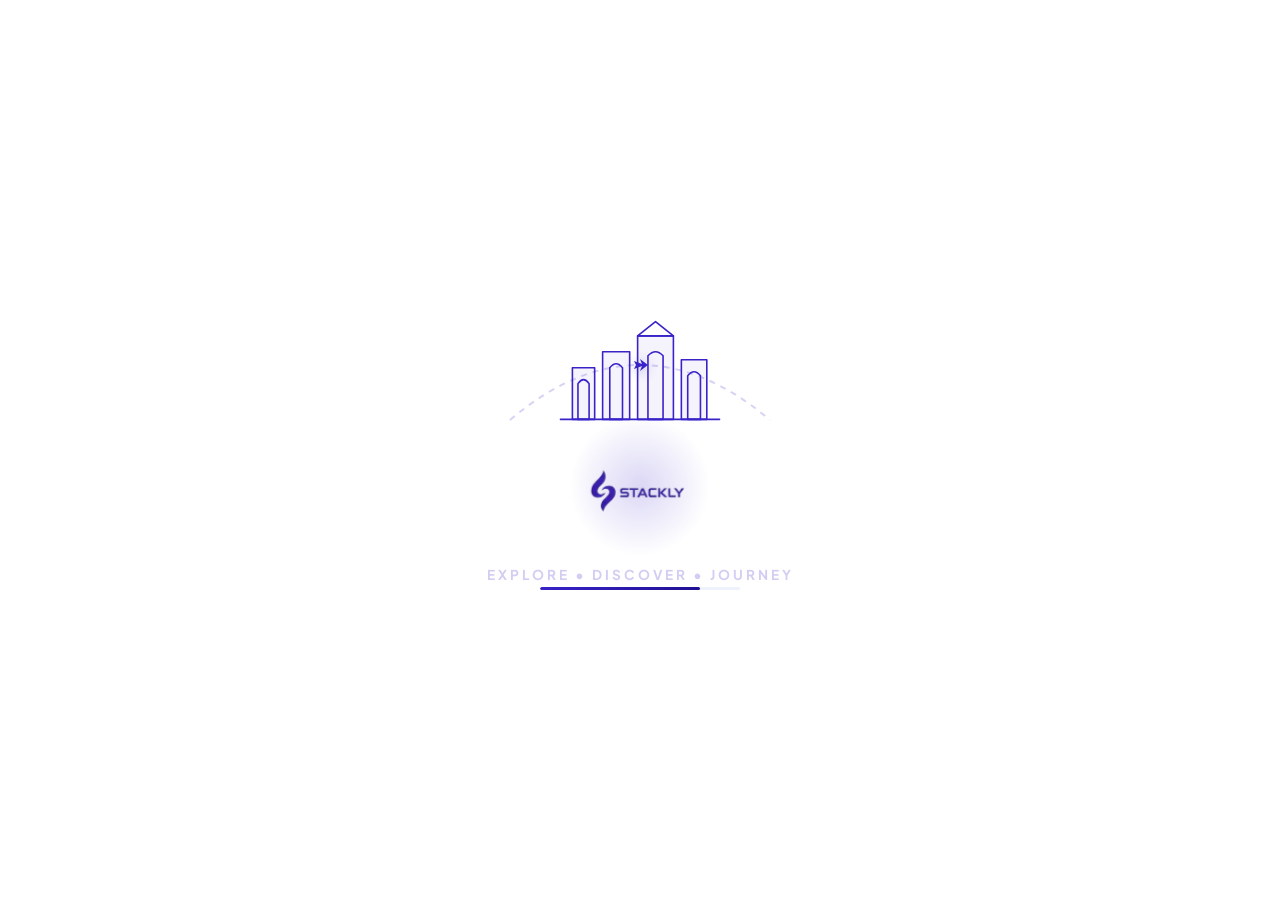
<file: destinations.html>
<!DOCTYPE html>
<html lang="en">
<head>
  <meta charset="UTF-8">
  <meta http-equiv="refresh" content="0; url=404.html">
  <title>Page Not Found - Stackly</title>
  <script>
    window.location.replace("404.html");
  </script>
</head>
<body style="font-family:system-ui, sans-serif; display:flex; align-items:center; justify-content:center; min-height:100vh; margin:0; background:#f8fafc; color:#1e293b;">
  <p>Page not found. Redirecting to <a href="404.html" style="color:#2563eb; font-weight:600;">404 Page</a>...</p>
</body>
</html>
</file>
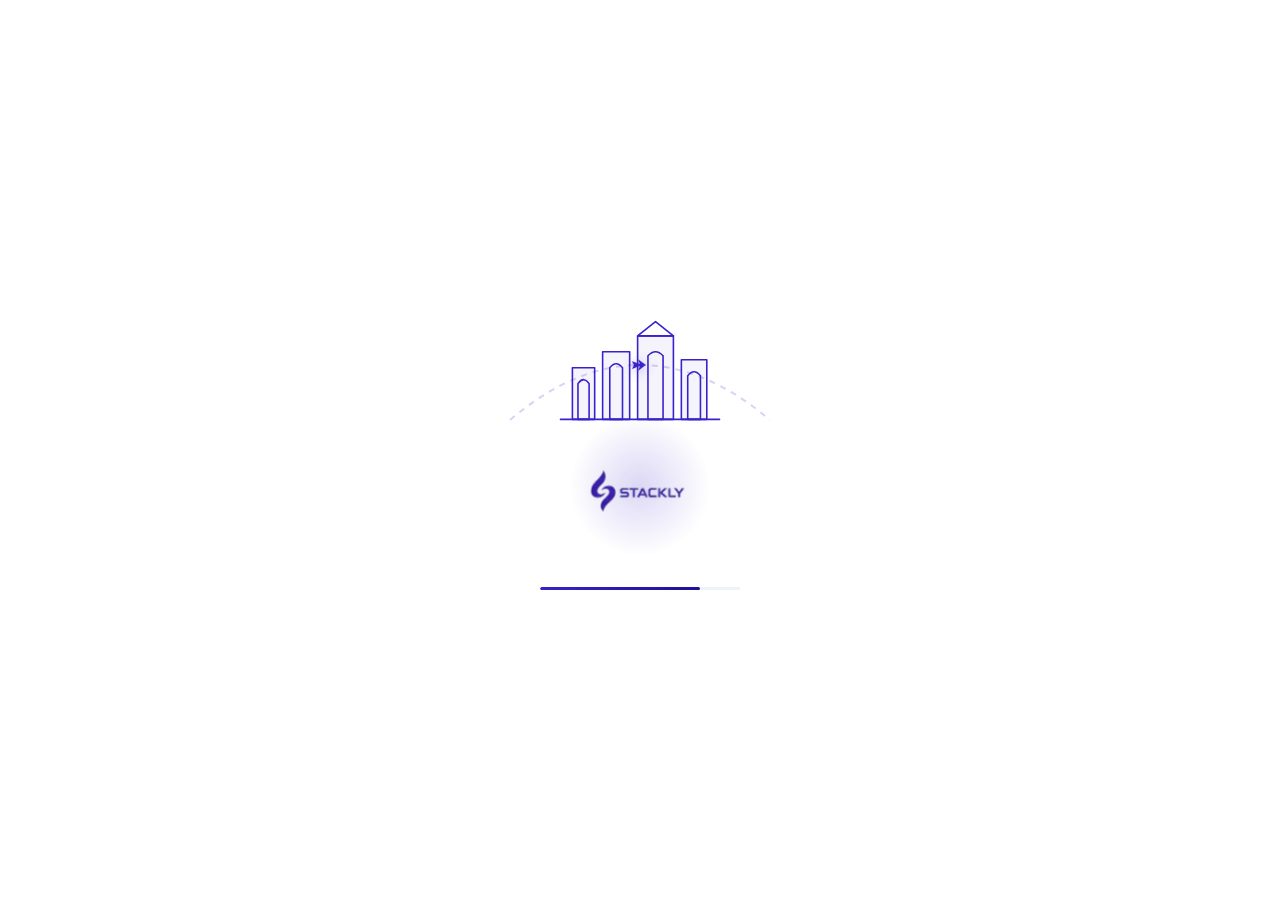
<file: login.html>
<!DOCTYPE html>
<html lang="en">
<head>
  <meta charset="UTF-8">
  <meta name="viewport" content="width=device-width, initial-scale=1.0">
  <title>Login — Stackly Tourism & Travel Portal</title>
  <meta name="description" content="Access your personalized Stackly account. Seamless login for Travellers and verified Tour Operators.">
  <link rel="stylesheet" href="https://cdnjs.cloudflare.com/ajax/libs/font-awesome/6.5.1/css/all.min.css">
  <link rel="stylesheet" href="css/style.css">
</head>
<body style="background:var(--bg-subtle-blue);">

  <!-- STACKLY PRELOADER: BUILDING REVEAL + TRAVEL ANIMATION + LOGO REVEAL -->
  <div id="stacklyPreloader" class="stackly-preloader" aria-label="Loading Stackly Travel Portal">
    <div class="preloader-stage">
      <svg class="flight-path-svg" viewBox="0 0 300 120">
        <path class="flight-arc" d="M 20,100 Q 150,-10 280,100" />
        <path id="preloaderPlane" class="plane-marker" d="M 0,-6 L 8,0 L 0,6 L 2,1 L -6,4 L -4,0 L -6,-4 L 2,-1 Z">
          <animateMotion path="M 20,100 Q 150,-10 280,100" dur="2.2s" repeatCount="indefinite" rotate="auto" />
        </path>
      </svg>
      <svg class="building-reveal-svg" viewBox="0 0 220 130">
        <line x1="10" y1="125" x2="210" y2="125" class="arch-line" stroke-width="3" />
        <rect x="25" y="60" width="28" height="65" class="arch-fill" />
        <rect x="25" y="60" width="28" height="65" class="arch-line" />
        <rect x="63" y="40" width="34" height="85" class="arch-fill" />
        <rect x="63" y="40" width="34" height="85" class="arch-line" />
        <rect x="107" y="20" width="45" height="105" class="arch-fill" />
        <rect x="107" y="20" width="45" height="105" class="arch-line" />
        <rect x="162" y="50" width="32" height="75" class="arch-fill" />
        <rect x="162" y="50" width="32" height="75" class="arch-line" />
        <path d="M 107,20 L 129.5,2 L 152,20 Z" class="arch-line" />
        <path d="M 32,80 Q 39,70 46,80 L 46,125 L 32,125 Z" class="arch-line" />
        <path d="M 72,60 Q 80,50 88,60 L 88,125 L 72,125 Z" class="arch-line" />
        <path d="M 120,45 Q 129.5,35 139,45 L 139,125 L 120,125 Z" class="arch-line" />
        <path d="M 170,70 Q 178,60 186,70 L 186,125 L 170,125 Z" class="arch-line" />
      </svg>
      <div id="preloaderLogoWrap" class="preloader-logo-wrap">
        <img src="assets/images/ui/logo.webp" alt="Stackly Tourism & Travel" class="preloader-logo">
      </div>
      <div id="preloaderBrandText" class="preloader-text">EXPLORE • DISCOVER • JOURNEY</div>
      <div class="preloader-bar-wrap">
        <div id="preloaderProgressBar" class="preloader-bar"></div>
      </div>
    </div>
  </div>

  <main class="auth-split-wrapper">
    <div class="auth-split-container">
      
      <!-- LEFT SIDE: RELEVANT TRAVEL IMAGE (HIDDEN ON MOBILE) -->
      <div class="auth-media-col">
        <div class="auth-media-bg">
          <img src="assets/images/destinations/switzerland.webp" alt="Explore with Stackly">
        </div>
        <div class="auth-media-overlay"></div>
        <div class="auth-media-content">
          <div class="auth-media-badge">
            <i class="fas fa-compass"></i> Stackly Expeditions
          </div>
          <h2 class="auth-media-headline">Journey Beyond Everyday Horizons</h2>
          <p class="auth-media-sub">
            Access curated itineraries, bespoke private journeys, and seamless booking records across 20+ world-class destinations.
          </p>
          <div class="auth-media-stats">
            <div class="auth-stat-mini">
              <strong>20+</strong>
              <span>Global Regions</span>
            </div>
            <div class="auth-stat-mini">
              <strong>99.4%</strong>
              <span>Satisfaction</span>
            </div>
            <div class="auth-stat-mini">
              <strong>24/7</strong>
              <span>Concierge</span>
            </div>
          </div>
        </div>
      </div>

      <!-- RIGHT SIDE: CONTENT & AUTHENTICATION FORM -->
      <div class="auth-form-col">
        <div class="auth-form-inner">
          <div class="auth-header">
            <a href="index.html" aria-label="Return to Stackly Home">
              <img src="assets/images/ui/logo.webp" alt="Stackly Tourism & Travel" class="auth-logo">
            </a>
            <h1 class="auth-title">Welcome Back</h1>
            <p class="auth-subtitle">Select your account role to access your dedicated portal.</p>
          </div>

          <!-- Role Selector: Exactly Two Roles -->
          <div class="role-selector-group">
            <button type="button" id="roleBtnTraveller" class="role-btn active" data-role="traveller">
              <i class="fas fa-compass"></i> Traveller
            </button>
            <button type="button" id="roleBtnOperator" class="role-btn" data-role="operator">
              <i class="fas fa-briefcase"></i> Tour Operator
            </button>
          </div>

          <!-- Inline Notice Message (e.g. Password Reset) -->
          <div id="loginNoticeMsg" class="auth-success-banner" style="display:none;" role="status">
            <i class="fas fa-check-circle"></i>
            <span id="loginNoticeText"></span>
          </div>

          <!-- Login Form (Strictly No Browser Native Popups) -->
          <form id="stacklyLoginForm" novalidate>
            <div class="form-group">
              <label class="form-label" for="loginFullName">Full Name *</label>
              <div class="form-control-wrap">
                <i class="fas fa-user form-control-icon"></i>
                <input 
                  type="text" 
                  id="loginFullName" 
                  class="form-input" 
                  placeholder="Enter your full name" 
                  autocomplete="name"
                >
              </div>
              <div id="loginFullNameError" class="field-error-text" style="display:none;"></div>
            </div>

            <div class="form-group">
              <label class="form-label" for="loginEmail">Gmail Address *</label>
              <div class="form-control-wrap">
                <i class="fas fa-envelope form-control-icon"></i>
                <input 
                  type="email" 
                  id="loginEmail" 
                  class="form-input" 
                  placeholder="Enter your Gmail address" 
                  autocomplete="email"
                >
              </div>
              <!-- INLINE RED ERROR BELOW INPUT BOX -->
              <div id="loginEmailError" class="field-error-text" style="display:none;"></div>
            </div>

            <div class="form-group">
              <label class="form-label" for="loginPassword">Password *</label>
              <div class="form-control-wrap">
                <i class="fas fa-lock form-control-icon"></i>
                <input 
                  type="password" 
                  id="loginPassword" 
                  class="form-input" 
                  placeholder="Enter your password" 
                  autocomplete="current-password"
                >
              </div>
              <!-- INLINE RED ERROR BELOW INPUT BOX -->
              <div id="loginPasswordError" class="field-error-text" style="display:none;"></div>
            </div>

            <div class="form-extra-row">
              <label class="form-checkbox-label">
                <input type="checkbox" id="rememberMe">
                <span>Remember Me</span>
              </label>
              <a href="404.html" id="forgotPasswordBtn" class="form-link">
                Forgot Password?
              </a>
            </div>

            <button type="submit" id="loginSubmitBtn" class="btn btn-primary auth-submit-btn">
              <i class="fas fa-sign-in-alt"></i> Login
            </button>

            <div class="auth-switch-text">
              Don't have an account yet? <a href="signup.html" class="form-link">Sign Up Here</a>
            </div>
          </form>
        </div>
      </div>

    </div>
  </main>

  <script>
    document.addEventListener('DOMContentLoaded', () => {
      let currentRole = 'traveller';
      const roleBtnTraveller = document.getElementById('roleBtnTraveller');
      const roleBtnOperator = document.getElementById('roleBtnOperator');
      const loginFullName = document.getElementById('loginFullName');
      const loginEmail = document.getElementById('loginEmail');
      const loginPassword = document.getElementById('loginPassword');
      const fullNameError = document.getElementById('loginFullNameError');
      const emailError = document.getElementById('loginEmailError');
      const passwordError = document.getElementById('loginPasswordError');
      const submitBtn = document.getElementById('loginSubmitBtn');
      const form = document.getElementById('stacklyLoginForm');
      const noticeBox = document.getElementById('loginNoticeMsg');
      const noticeText = document.getElementById('loginNoticeText');
      const forgotPasswordBtn = document.getElementById('forgotPasswordBtn');

      // Check URL query params if redirected
      const params = new URLSearchParams(window.location.search);
      const urlRole = params.get('role');
      if (urlRole === 'operator') {
        selectRole('operator');
      }
      if (params.get('registered') === 'true') {
        showNotice('Account created successfully! Please enter your password to log in.');
        try {
          const rawUser = localStorage.getItem('stackly_user');
          if (rawUser) {
            const u = JSON.parse(rawUser);
            if (u.name && loginFullName) loginFullName.value = u.name;
            if (u.email && loginEmail) loginEmail.value = u.email;
            if (loginPassword) loginPassword.focus();
          }
        } catch (e) {}
      }

      function selectRole(role) {
        currentRole = role;
        clearFullNameError();
        clearEmailError();
        clearPasswordError();
        if (role === 'operator') {
          roleBtnOperator.classList.add('active');
          roleBtnTraveller.classList.remove('active');
        } else {
          roleBtnTraveller.classList.add('active');
          roleBtnOperator.classList.remove('active');
        }
        submitBtn.innerHTML = '<i class="fas fa-sign-in-alt"></i> Login';
      }

      function showNotice(msg) {
        noticeText.textContent = msg;
        noticeBox.style.display = 'flex';
      }

      function setFullNameError(msg) {
        if (loginFullName) loginFullName.classList.add('is-invalid');
        if (fullNameError) {
          fullNameError.innerHTML = `<i class="fas fa-exclamation-circle"></i> ${msg}`;
          fullNameError.style.display = 'flex';
        }
      }

      function clearFullNameError() {
        if (loginFullName) loginFullName.classList.remove('is-invalid');
        if (fullNameError) {
          fullNameError.style.display = 'none';
          fullNameError.innerHTML = '';
        }
      }

      function setEmailError(msg) {
        loginEmail.classList.add('is-invalid');
        emailError.innerHTML = `<i class="fas fa-exclamation-circle"></i> ${msg}`;
        emailError.style.display = 'flex';
      }

      function clearEmailError() {
        loginEmail.classList.remove('is-invalid');
        emailError.style.display = 'none';
        emailError.innerHTML = '';
      }

      function setPasswordError(msg) {
        loginPassword.classList.add('is-invalid');
        passwordError.innerHTML = `<i class="fas fa-exclamation-circle"></i> ${msg}`;
        passwordError.style.display = 'flex';
      }

      function clearPasswordError() {
        loginPassword.classList.remove('is-invalid');
        passwordError.style.display = 'none';
        passwordError.innerHTML = '';
      }

      roleBtnTraveller.addEventListener('click', () => selectRole('traveller'));
      roleBtnOperator.addEventListener('click', () => selectRole('operator'));

      if (loginFullName) {
        loginFullName.addEventListener('input', () => {
          if (loginFullName.value.trim()) clearFullNameError();
        });
      }
      loginEmail.addEventListener('input', () => {
        if (loginEmail.value.trim()) clearEmailError();
      });
      loginPassword.addEventListener('input', () => {
        if (loginPassword.value) clearPasswordError();
      });

      if (forgotPasswordBtn) {
        forgotPasswordBtn.addEventListener('click', (e) => {
          e.preventDefault();
          try {
            const currentScrollY = window.pageYOffset || document.documentElement.scrollTop || window.scrollY || 0;
            const rect = forgotPasswordBtn.getBoundingClientRect();
            const elemY = Math.round(rect.top + currentScrollY);
            const state = {
              url: window.location.href,
              pathname: window.location.pathname,
              hash: window.location.hash || '',
              scrollY: Math.round(currentScrollY),
              elemY: elemY,
              elementId: 'forgotPasswordBtn',
              timestamp: Date.now()
            };
            sessionStorage.setItem('stackly_nav_return_state', JSON.stringify(state));
            sessionStorage.setItem('stackly_should_restore_scroll', 'true');
          } catch (err) {}
          window.location.href = '404.html';
        });
      }

      form.addEventListener('submit', (e) => {
        e.preventDefault();
        clearFullNameError();
        clearEmailError();
        clearPasswordError();

        let hasError = false;
        const nameVal = loginFullName ? loginFullName.value.trim() : '';
        const emailVal = loginEmail.value.trim();
        const passVal = loginPassword.value;

        // 1. Validate Full Name
        if (!nameVal) {
          setFullNameError('Please enter your full name');
          hasError = true;
        }

        // 2. Validate Email (Empty & Gmail format)
        if (!emailVal) {
          setEmailError('Please enter the email');
          hasError = true;
        } else {
          const gmailRegex = /^[a-zA-Z0-9._%+-]+@gmail\.com$/i;
          if (!gmailRegex.test(emailVal)) {
            setEmailError('Please enter a valid Gmail address (e.g. name@gmail.com)');
            hasError = true;
          }
        }

        // 3. Validate Password (Empty & min 8 characters)
        if (!passVal) {
          setPasswordError('Please enter the password');
          hasError = true;
        } else if (passVal.length < 8) {
          setPasswordError('Password must contain at least 8 characters');
          hasError = true;
        }

        if (hasError) {
          if (loginFullName && loginFullName.classList.contains('is-invalid')) {
            loginFullName.focus();
          } else if (loginEmail.classList.contains('is-invalid')) {
            loginEmail.focus();
          } else if (loginPassword.classList.contains('is-invalid')) {
            loginPassword.focus();
          }
          return;
        }

        // Validated successfully
        submitBtn.disabled = true;
        submitBtn.innerHTML = '<i class="fas fa-spinner fa-spin"></i> Authenticating...';

        const userData = {
          name: nameVal,
          email: emailVal,
          role: currentRole
        };

        try {
          localStorage.setItem('stackly_user', JSON.stringify(userData));
          localStorage.setItem('stackly_logged_in', 'true');
        } catch(err) {
          console.warn('localStorage access error:', err);
        }

        try {
          sessionStorage.setItem('stackly_user', JSON.stringify(userData));
          sessionStorage.setItem('stackly_logged_in', 'true');
        } catch(err) {
          console.warn('sessionStorage access error:', err);
        }

        const targetDashboard = (currentRole === 'operator') ? 'dashboard-operator.html' : 'dashboard-traveller.html';

        // Fast & reliable redirect
        setTimeout(() => {
          window.location.href = targetDashboard;
        }, 180);

        // Immediate fallback in case location.href does not trigger in certain webview/sandbox contexts
        setTimeout(() => {
          window.location.assign(targetDashboard);
        }, 450);

        // Re-enable button failsafe if navigation was somehow blocked
        setTimeout(() => {
          submitBtn.disabled = false;
          submitBtn.innerHTML = '<i class="fas fa-sign-in-alt"></i> Login';
        }, 3500);
      });
    });
  </script>
  <script src="https://cdnjs.cloudflare.com/ajax/libs/gsap/3.12.5/gsap.min.js"></script>
  <script src="js/main.js"></script>
</body>
</html>
</file>
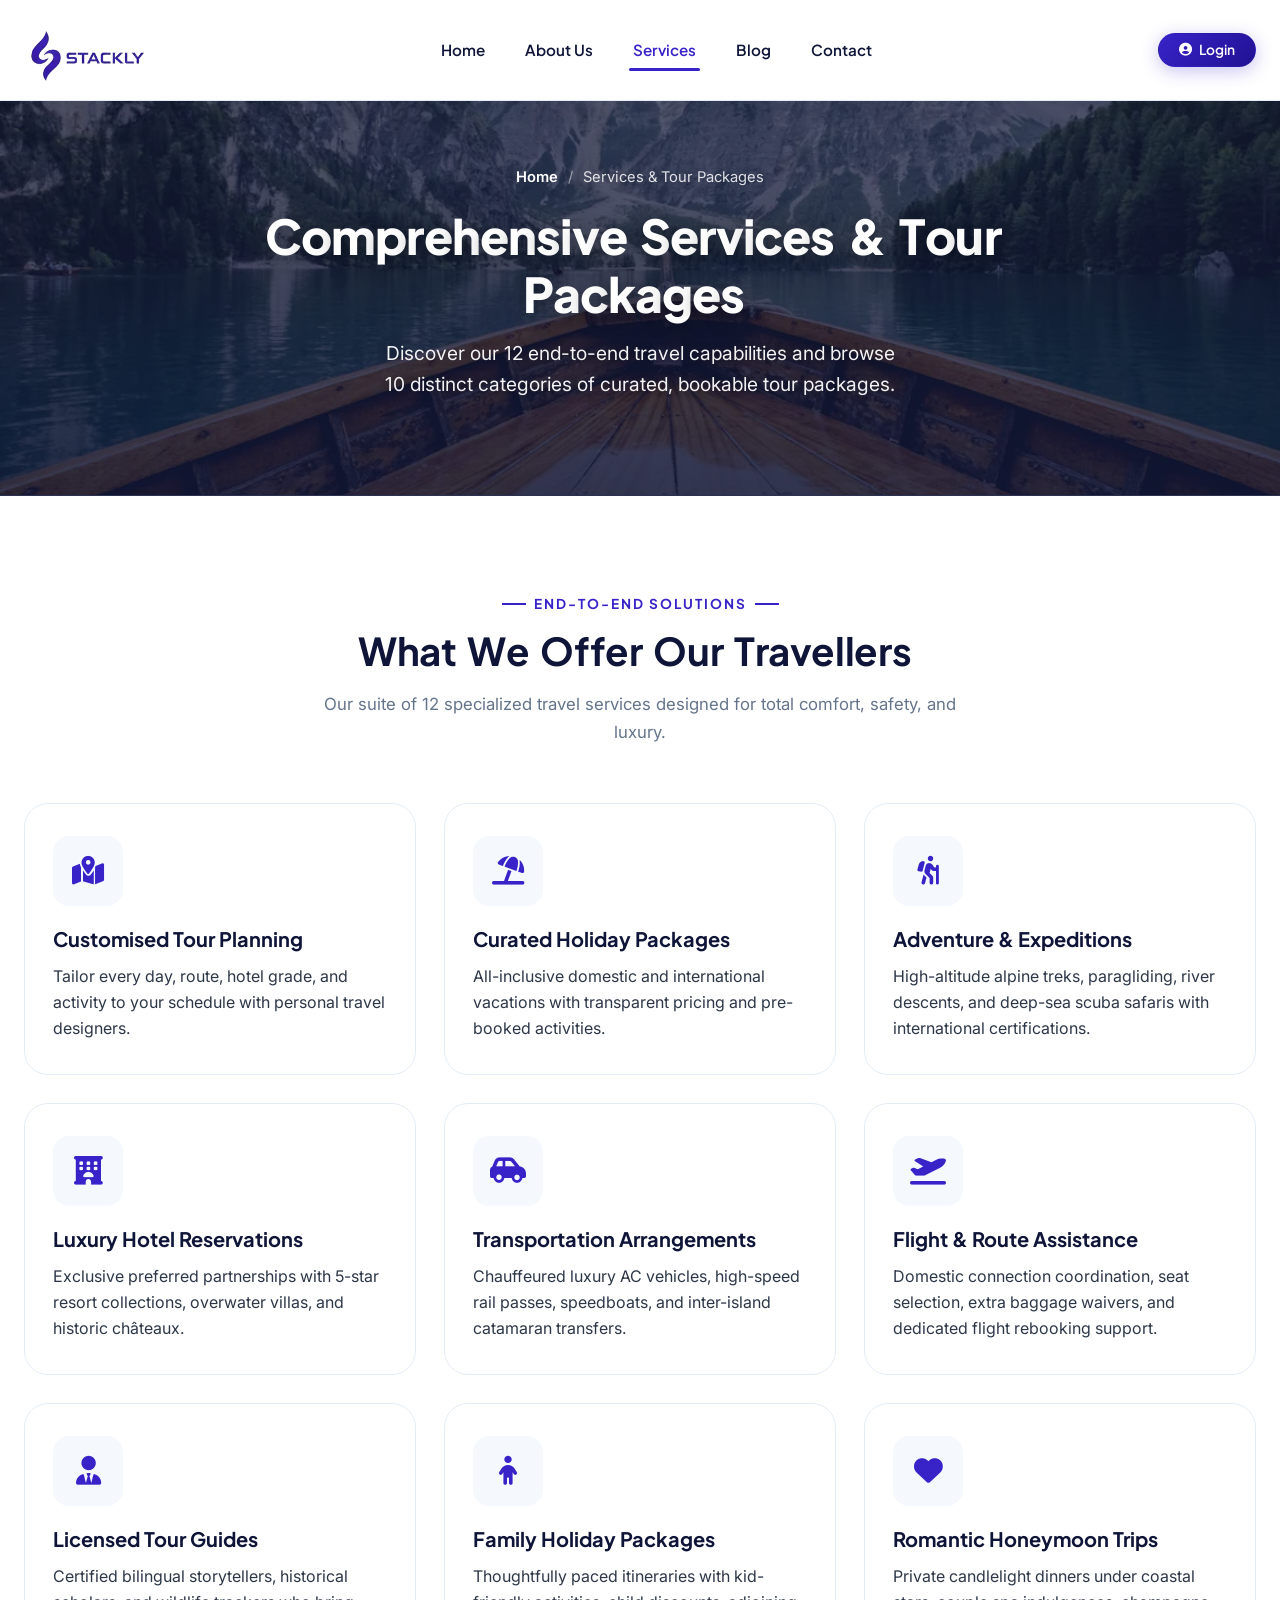
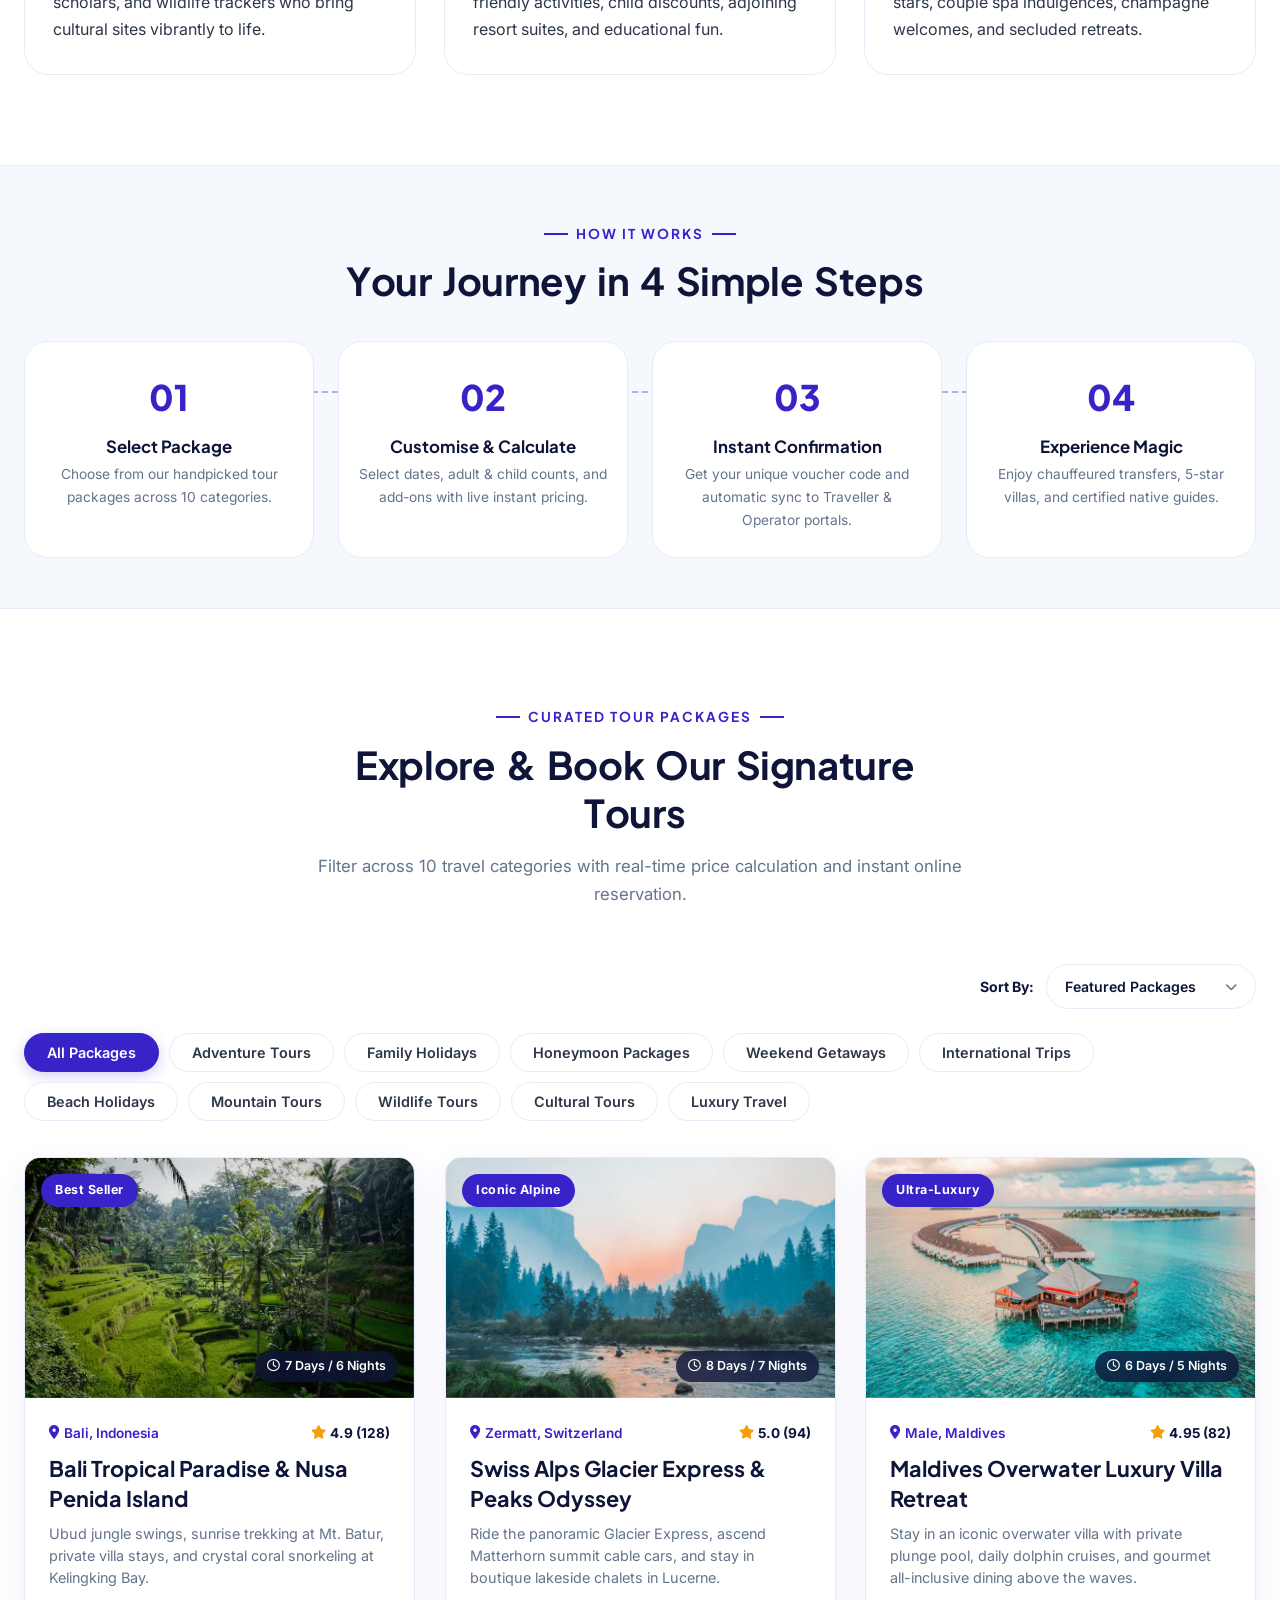
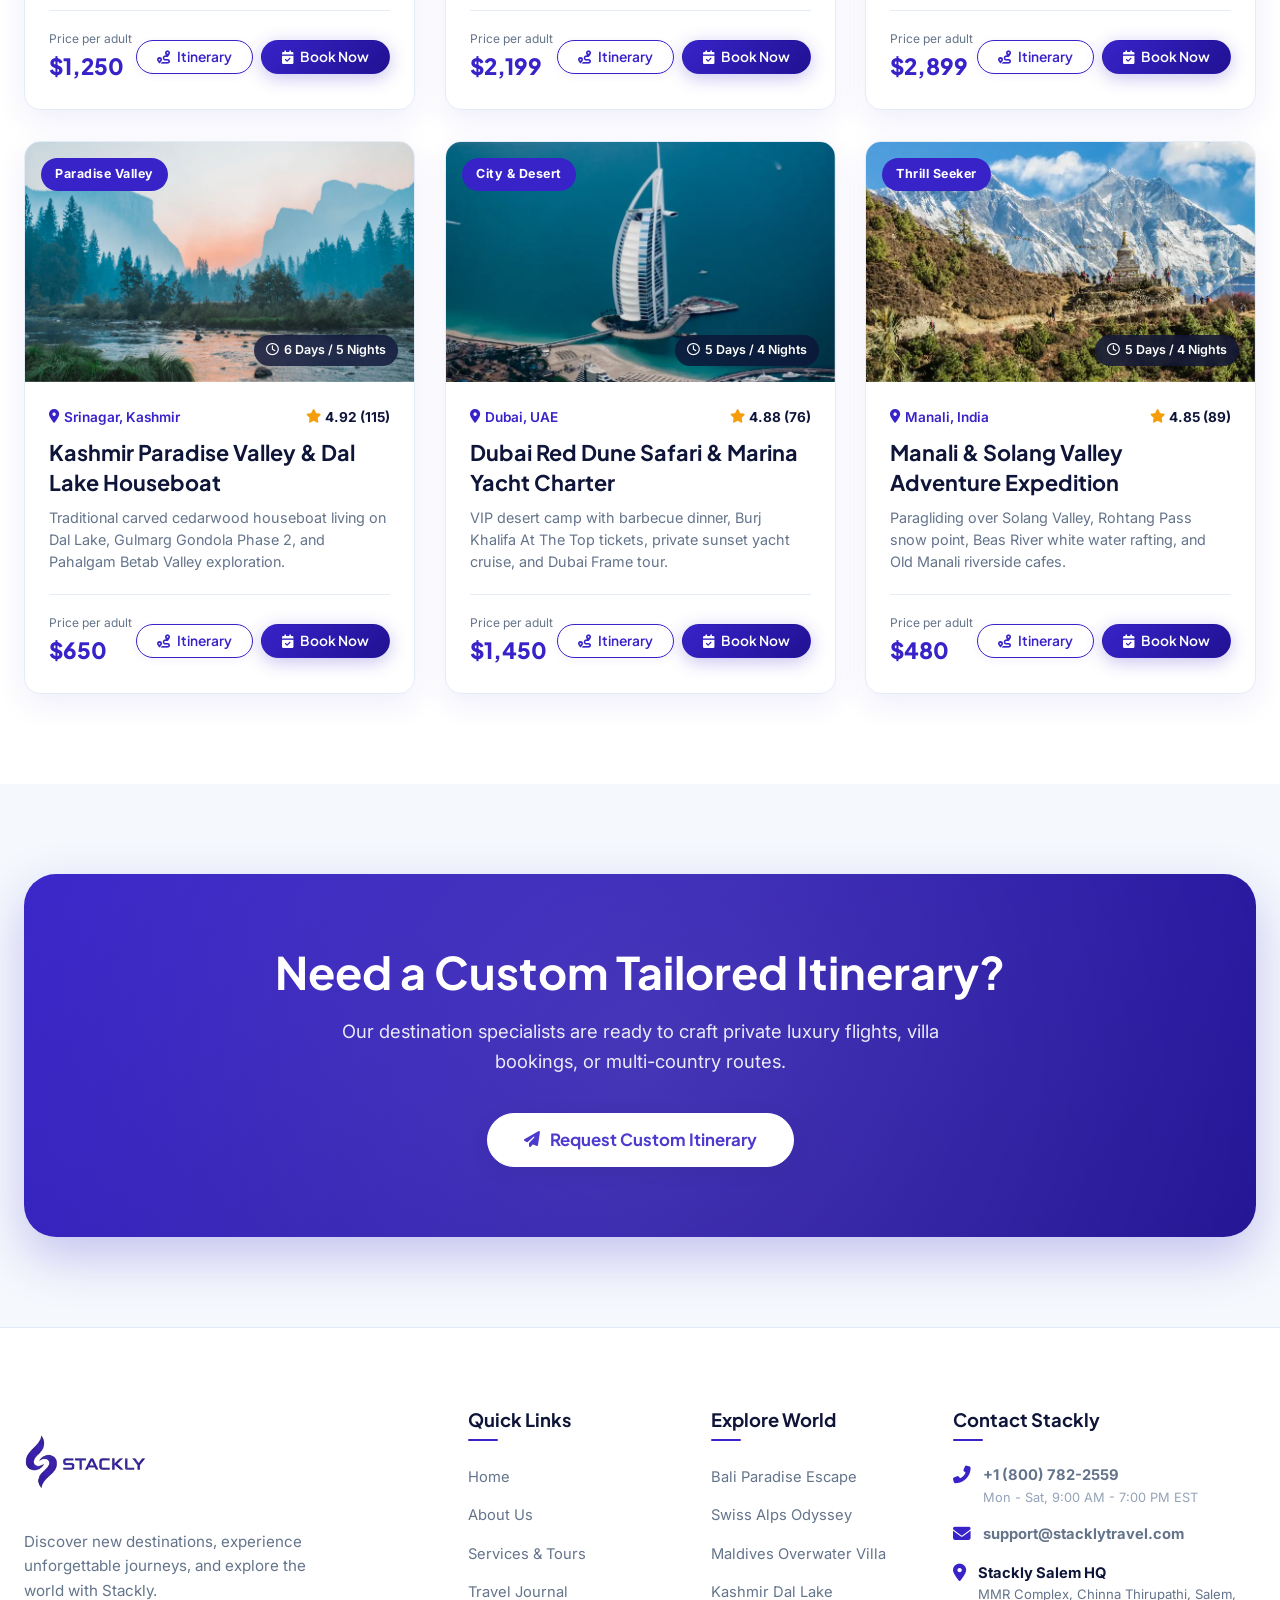
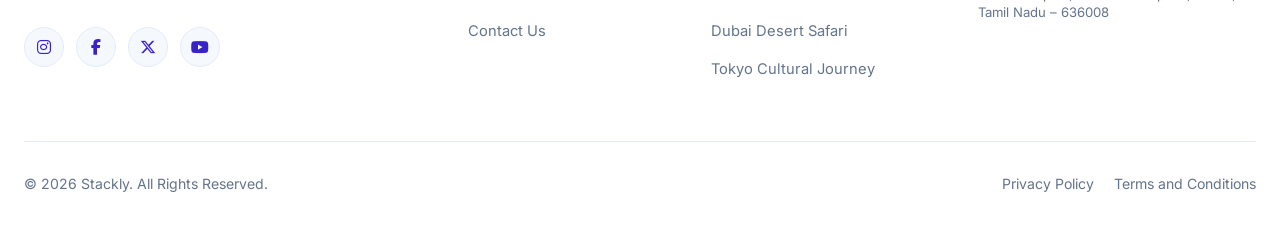
<file: services.html>
<!DOCTYPE html>
<html lang="en">
<head>
  <meta charset="UTF-8">
  <meta name="viewport" content="width=device-width, initial-scale=1.0">
  <title>Services & Curated Tour Packages — Stackly Tourism & Travel Portal</title>
  <meta name="description" content="Explore Stackly's comprehensive travel services and 10 categories of guided tour packages with instant online price calculation and booking.">
  <link rel="stylesheet" href="https://cdnjs.cloudflare.com/ajax/libs/font-awesome/6.5.1/css/all.min.css">
  <link rel="stylesheet" href="css/style.css">
</head>
<body>

  <!-- STACKLY PRELOADER: BUILDING REVEAL + TRAVEL ANIMATION + LOGO REVEAL -->
  <div id="stacklyPreloader" class="stackly-preloader" aria-label="Loading Stackly Travel Portal">
    <div class="preloader-stage">
      <svg class="flight-path-svg" viewBox="0 0 300 120">
        <path class="flight-arc" d="M 20,100 Q 150,-10 280,100" />
        <path id="preloaderPlane" class="plane-marker" d="M 0,-6 L 8,0 L 0,6 L 2,1 L -6,4 L -4,0 L -6,-4 L 2,-1 Z">
          <animateMotion path="M 20,100 Q 150,-10 280,100" dur="2.2s" repeatCount="indefinite" rotate="auto" />
        </path>
      </svg>
      <svg class="building-reveal-svg" viewBox="0 0 220 130">
        <line x1="10" y1="125" x2="210" y2="125" class="arch-line" stroke-width="3" />
        <rect x="25" y="60" width="28" height="65" class="arch-fill" />
        <rect x="25" y="60" width="28" height="65" class="arch-line" />
        <rect x="63" y="40" width="34" height="85" class="arch-fill" />
        <rect x="63" y="40" width="34" height="85" class="arch-line" />
        <rect x="107" y="20" width="45" height="105" class="arch-fill" />
        <rect x="107" y="20" width="45" height="105" class="arch-line" />
        <rect x="162" y="50" width="32" height="75" class="arch-fill" />
        <rect x="162" y="50" width="32" height="75" class="arch-line" />
        <path d="M 107,20 L 129.5,2 L 152,20 Z" class="arch-line" />
        <path d="M 32,80 Q 39,70 46,80 L 46,125 L 32,125 Z" class="arch-line" />
        <path d="M 72,60 Q 80,50 88,60 L 88,125 L 72,125 Z" class="arch-line" />
        <path d="M 120,45 Q 129.5,35 139,45 L 139,125 L 120,125 Z" class="arch-line" />
        <path d="M 170,70 Q 178,60 186,70 L 186,125 L 170,125 Z" class="arch-line" />
      </svg>
      <div id="preloaderLogoWrap" class="preloader-logo-wrap">
        <img src="assets/images/ui/logo.webp" alt="Stackly Tourism & Travel" class="preloader-logo">
      </div>
      <div id="preloaderBrandText" class="preloader-text">EXPLORE • DISCOVER • JOURNEY</div>
      <div class="preloader-bar-wrap">
        <div id="preloaderProgressBar" class="preloader-bar"></div>
      </div>
    </div>
  </div>

  <!-- SITE HEADER (5 CORE PAGES) -->
  <header class="site-header">
    <div class="container-wide header-inner">
      <a href="index.html" class="brand-logo-link" aria-label="Stackly Home">
        <img src="assets/images/ui/logo.webp" alt="Stackly Tourism & Travel" class="brand-logo-img">
      </a>
      <nav class="main-navigation" aria-label="Primary Navigation">
        <ul class="nav-menu-list">
          <li class="nav-menu-item"><a href="index.html" class="nav-menu-link">Home</a></li>
          <li class="nav-menu-item"><a href="about.html" class="nav-menu-link">About Us</a></li>
          <li class="nav-menu-item"><a href="services.html" class="nav-menu-link active">Services</a></li>
          <li class="nav-menu-item"><a href="blog.html" class="nav-menu-link">Blog</a></li>
          <li class="nav-menu-item"><a href="contact.html" class="nav-menu-link">Contact</a></li>
        </ul>
      </nav>
      <div class="header-actions">
        <a href="login.html" class="btn btn-primary btn-sm"><i class="fas fa-user-circle"></i> Login</a>
        <button id="mobileNavToggle" class="mobile-nav-toggle" aria-label="Open Navigation"><i class="fas fa-bars"></i></button>
      </div>
    </div>
  </header>

  <!-- MOBILE DRAWER (NAVIGATION + AUTH) -->
  <div id="drawerBackdrop" class="drawer-backdrop"></div>
  <aside id="mobileDrawer" class="mobile-drawer" aria-label="Mobile Navigation">
    <div class="drawer-header">
      <img src="assets/images/ui/logo.webp" alt="Stackly" class="drawer-logo-img">
      <button id="drawerCloseBtn" class="drawer-close-btn" aria-label="Close Menu">&times;</button>
    </div>
    <ul class="drawer-nav-list">
      <li><a href="index.html" class="drawer-nav-link"><i class="fas fa-home"></i> <span>Home</span></a></li>
      <li><a href="about.html" class="drawer-nav-link"><i class="fas fa-info-circle"></i> <span>About Us</span></a></li>
      <li><a href="services.html" class="drawer-nav-link active"><i class="fas fa-concierge-bell"></i> <span>Services &amp; Tours</span></a></li>
      <li><a href="blog.html" class="drawer-nav-link"><i class="fas fa-newspaper"></i> <span>Blog</span></a></li>
      <li><a href="contact.html" class="drawer-nav-link"><i class="fas fa-envelope"></i> <span>Contact</span></a></li>
    </ul>
    <div class="drawer-footer">
      <a href="login.html" class="btn btn-primary" style="width:100%; justify-content:center;">
        <i class="fas fa-sign-in-alt"></i> Login
      </a>
      <a href="signup.html" class="btn btn-outline" style="width:100%; justify-content:center;">
        <i class="fas fa-user-plus"></i> Create Account
      </a>
    </div>
  </aside>

  <!-- PAGE HERO -->
  <section class="page-hero">
    <div class="page-hero-bg">
      <img src="assets/images/hero/services-hero.webp" alt="Stackly Services">
    </div>
    <div class="container page-hero-content">
      <div class="breadcrumb-nav">
        <a href="index.html">Home</a>
        <span class="breadcrumb-separator">/</span>
        <span>Services &amp; Tour Packages</span>
      </div>
      <h1 class="page-hero-title">Comprehensive Services &amp; Tour Packages</h1>
      <p class="page-hero-desc">Discover our 12 end-to-end travel capabilities and browse 10 distinct categories of curated, bookable tour packages.</p>
    </div>
  </section>

  <!-- 12 SERVICES GRID -->
  <section class="section-padding bg-white">
    <div class="container">
      <div class="section-header">
        <span class="section-tagline">End-to-End Solutions</span>
        <h2 class="section-title">What We Offer Our Travellers</h2>
        <p class="section-description">Our suite of 12 specialized travel services designed for total comfort, safety, and luxury.</p>
      </div>

      <div class="services-reveal-grid">
        <!-- Card 1: Left Entrance -->
        <div class="service-reveal-card service-from-left">
          <div class="service-reveal-bg" style="background-image: url('assets/images/destinations/paris.webp');"></div>
          <div class="service-reveal-content">
            <div class="feature-icon-wrap" style="margin:0 0 20px;"><i class="fas fa-map-marked-alt"></i></div>
            <h3 class="service-reveal-title">Customised Tour Planning</h3>
            <p class="service-reveal-desc">Tailor every day, route, hotel grade, and activity to your schedule with personal travel designers.</p>
          </div>
        </div>

        <!-- Card 2: Left Entrance -->
        <div class="service-reveal-card service-from-left">
          <div class="service-reveal-bg" style="background-image: url('assets/images/destinations/bali.webp');"></div>
          <div class="service-reveal-content">
            <div class="feature-icon-wrap" style="margin:0 0 20px;"><i class="fas fa-umbrella-beach"></i></div>
            <h3 class="service-reveal-title">Curated Holiday Packages</h3>
            <p class="service-reveal-desc">All-inclusive domestic and international vacations with transparent pricing and pre-booked activities.</p>
          </div>
        </div>

        <!-- Card 3: Left Entrance -->
        <div class="service-reveal-card service-from-left">
          <div class="service-reveal-bg" style="background-image: url('assets/images/destinations/switzerland.webp');"></div>
          <div class="service-reveal-content">
            <div class="feature-icon-wrap" style="margin:0 0 20px;"><i class="fas fa-hiking"></i></div>
            <h3 class="service-reveal-title">Adventure &amp; Expeditions</h3>
            <p class="service-reveal-desc">High-altitude alpine treks, paragliding, river descents, and deep-sea scuba safaris with international certifications.</p>
          </div>
        </div>

        <!-- Card 4: Down Entrance -->
        <div class="service-reveal-card service-from-down">
          <div class="service-reveal-bg" style="background-image: url('assets/images/destinations/maldives.webp');"></div>
          <div class="service-reveal-content">
            <div class="feature-icon-wrap" style="margin:0 0 20px;"><i class="fas fa-hotel"></i></div>
            <h3 class="service-reveal-title">Luxury Hotel Reservations</h3>
            <p class="service-reveal-desc">Exclusive preferred partnerships with 5-star resort collections, overwater villas, and historic châteaux.</p>
          </div>
        </div>

        <!-- Card 5: Down Entrance -->
        <div class="service-reveal-card service-from-down">
          <div class="service-reveal-bg" style="background-image: url('assets/images/destinations/dubai.webp');"></div>
          <div class="service-reveal-content">
            <div class="feature-icon-wrap" style="margin:0 0 20px;"><i class="fas fa-car-side"></i></div>
            <h3 class="service-reveal-title">Transportation Arrangements</h3>
            <p class="service-reveal-desc">Chauffeured luxury AC vehicles, high-speed rail passes, speedboats, and inter-island catamaran transfers.</p>
          </div>
        </div>

        <!-- Card 6: Down Entrance -->
        <div class="service-reveal-card service-from-down">
          <div class="service-reveal-bg" style="background-image: url('assets/images/destinations/japan.webp');"></div>
          <div class="service-reveal-content">
            <div class="feature-icon-wrap" style="margin:0 0 20px;"><i class="fas fa-plane-departure"></i></div>
            <h3 class="service-reveal-title">Flight &amp; Route Assistance</h3>
            <p class="service-reveal-desc">Domestic connection coordination, seat selection, extra baggage waivers, and dedicated flight rebooking support.</p>
          </div>
        </div>

        <!-- Card 7: Right Entrance -->
        <div class="service-reveal-card service-from-right">
          <div class="service-reveal-bg" style="background-image: url('assets/images/destinations/kashmir.webp');"></div>
          <div class="service-reveal-content">
            <div class="feature-icon-wrap" style="margin:0 0 20px;"><i class="fas fa-user-tie"></i></div>
            <h3 class="service-reveal-title">Licensed Tour Guides</h3>
            <p class="service-reveal-desc">Certified bilingual storytellers, historical scholars, and wildlife trackers who bring cultural sites vibrantly to life.</p>
          </div>
        </div>

        <!-- Card 8: Right Entrance -->
        <div class="service-reveal-card service-from-right">
          <div class="service-reveal-bg" style="background-image: url('assets/images/destinations/manali.webp');"></div>
          <div class="service-reveal-content">
            <div class="feature-icon-wrap" style="margin:0 0 20px;"><i class="fas fa-child"></i></div>
            <h3 class="service-reveal-title">Family Holiday Packages</h3>
            <p class="service-reveal-desc">Thoughtfully paced itineraries with kid-friendly activities, child discounts, adjoining resort suites, and educational fun.</p>
          </div>
        </div>

        <!-- Card 9: Right Entrance -->
        <div class="service-reveal-card service-from-right">
          <div class="service-reveal-bg" style="background-image: url('assets/images/destinations/ooty.webp');"></div>
          <div class="service-reveal-content">
            <div class="feature-icon-wrap" style="margin:0 0 20px;"><i class="fas fa-heart"></i></div>
            <h3 class="service-reveal-title">Romantic Honeymoon Trips</h3>
            <p class="service-reveal-desc">Private candlelight dinners under coastal stars, couple spa indulgences, champagne welcomes, and secluded retreats.</p>
          </div>
        </div>
      </div>
    </div>
  </section>

  <!-- 4-STEP WORKFLOW (CONNECTING DASHED LINE & NUMBER ENLIGHTENMENT) -->
  <section class="section-padding-sm bg-subtle" style="border-top:1px solid var(--border-light); border-bottom:1px solid var(--border-light);">
    <div class="container">
      <div class="section-header" style="margin-bottom:36px;">
        <span class="section-tagline">How It Works</span>
        <h2 class="section-title">Your Journey in 4 Simple Steps</h2>
      </div>

      <div class="step-workflow-grid">
        <div class="step-card">
          <div class="step-num">01</div>
          <h4 style="font-size:1.05rem; margin-bottom:6px;">Select Package</h4>
          <p style="font-size:0.86rem; color:var(--text-muted); margin:0;">Choose from our handpicked tour packages across 10 categories.</p>
        </div>
        <div class="step-card">
          <div class="step-num">02</div>
          <h4 style="font-size:1.05rem; margin-bottom:6px;">Customise &amp; Calculate</h4>
          <p style="font-size:0.86rem; color:var(--text-muted); margin:0;">Select dates, adult &amp; child counts, and add-ons with live instant pricing.</p>
        </div>
        <div class="step-card">
          <div class="step-num">03</div>
          <h4 style="font-size:1.05rem; margin-bottom:6px;">Instant Confirmation</h4>
          <p style="font-size:0.86rem; color:var(--text-muted); margin:0;">Get your unique voucher code and automatic sync to Traveller &amp; Operator portals.</p>
        </div>
        <div class="step-card">
          <div class="step-num">04</div>
          <h4 style="font-size:1.05rem; margin-bottom:6px;">Experience Magic</h4>
          <p style="font-size:0.86rem; color:var(--text-muted); margin:0;">Enjoy chauffeured transfers, 5-star villas, and certified native guides.</p>
        </div>
      </div>
    </div>
  </section>

  <!-- INTEGRATED TOUR PACKAGES CATALOG & DIRECT BOOKING -->
  <section id="tourPackagesSection" class="section-padding bg-white">
    <div class="container">
      <div class="section-header">
        <span class="section-tagline">Curated Tour Packages</span>
        <h2 class="section-title">Explore &amp; Book Our Signature Tours</h2>
        <p class="section-description">Filter across 10 travel categories with real-time price calculation and instant online reservation.</p>
      </div>

      <!-- Sort Controls with Custom Dropdown (Keyword Search Removed) -->
      <div class="tour-sort-bar">
        <label style="font-size:0.88rem; font-weight:700; color:var(--text-dark-navy);">Sort By:</label>
        <div class="custom-select-wrapper" id="customTourSort" style="min-width:210px;">
          <input type="hidden" id="tourSortSelect" value="featured">
          <div class="custom-select-trigger" tabindex="0">
            <span class="custom-select-placeholder">Featured Packages</span>
            <i class="fas fa-chevron-down custom-select-arrow"></i>
          </div>
          <div class="custom-select-options">
            <div class="custom-select-option selected" data-value="featured">Featured Packages</div>
            <div class="custom-select-option" data-value="price-low">Price: Low to High</div>
            <div class="custom-select-option" data-value="price-high">Price: High to Low</div>
            <div class="custom-select-option" data-value="rating">Top Rated</div>
          </div>
        </div>
      </div>

      <!-- 10 Category Tabs -->
      <div class="filter-tabs-bar services-category-tabs">
        <button class="filter-tab-btn tour-category-btn active" data-category="all">All Packages</button>
        <button class="filter-tab-btn tour-category-btn" data-category="adventure">Adventure Tours</button>
        <button class="filter-tab-btn tour-category-btn" data-category="family">Family Holidays</button>
        <button class="filter-tab-btn tour-category-btn" data-category="honeymoon">Honeymoon Packages</button>
        <button class="filter-tab-btn tour-category-btn" data-category="weekend">Weekend Getaways</button>
        <button class="filter-tab-btn tour-category-btn" data-category="international">International Trips</button>
        <button class="filter-tab-btn tour-category-btn" data-category="beach">Beach Holidays</button>
        <button class="filter-tab-btn tour-category-btn" data-category="mountain">Mountain Tours</button>
        <button class="filter-tab-btn tour-category-btn" data-category="wildlife">Wildlife Tours</button>
        <button class="filter-tab-btn tour-category-btn" data-category="cultural">Cultural Tours</button>
        <button class="filter-tab-btn tour-category-btn" data-category="luxury">Luxury Travel</button>
      </div>

      <!-- 6 Signature Tours Grid (Directional Arrival) -->
      <div class="tours-grid three-card-grid">

        <!-- 1. Bali Package (From Left) -->
        <div class="tour-card tour-card-left" data-category="beach honeymoon adventure international luxury" data-price="1250" data-rating="4.9">
          <div class="tour-card-media">
            <img src="assets/images/tours/tour-bali.webp" alt="Bali Paradise Tour" class="tour-card-img" loading="lazy">
            <span class="tour-badge">Best Seller</span>
            <span class="tour-duration-badge"><i class="far fa-clock"></i> 7 Days / 6 Nights</span>
          </div>
          <div class="tour-card-body">
            <div class="tour-meta-row">
              <span class="tour-location"><i class="fas fa-map-marker-alt"></i> Bali, Indonesia</span>
              <span class="tour-rating"><i class="fas fa-star"></i> 4.9 (128)</span>
            </div>
            <h3 class="tour-title"><a href="404.html">Bali Tropical Paradise &amp; Nusa Penida Island</a></h3>
            <p class="tour-desc">Ubud jungle swings, sunrise trekking at Mt. Batur, private villa stays, and crystal coral snorkeling at Kelingking Bay.</p>
            <div class="tour-card-footer">
              <div class="tour-price-group">
                <span class="price-label">Price per adult</span>
                <span class="tour-price-amount">$1,250</span>
              </div>
              <div class="tour-card-actions">
                <a href="404.html" class="btn btn-outline btn-sm"><i class="fas fa-route"></i> Itinerary</a>
                <a href="404.html" class="btn btn-primary btn-sm">
                  <i class="fas fa-calendar-check"></i> Book Now
                </a>
              </div>
            </div>
          </div>
        </div>

        <!-- 2. Swiss Alps Package (From Left) -->
        <div class="tour-card tour-card-left" data-category="mountain luxury international adventure" data-price="2199" data-rating="5.0">
          <div class="tour-card-media">
            <img src="assets/images/tours/tour-switzerland.webp" alt="Swiss Alps Tour" class="tour-card-img" loading="lazy">
            <span class="tour-badge">Iconic Alpine</span>
            <span class="tour-duration-badge"><i class="far fa-clock"></i> 8 Days / 7 Nights</span>
          </div>
          <div class="tour-card-body">
            <div class="tour-meta-row">
              <span class="tour-location"><i class="fas fa-map-marker-alt"></i> Zermatt, Switzerland</span>
              <span class="tour-rating"><i class="fas fa-star"></i> 5.0 (94)</span>
            </div>
            <h3 class="tour-title"><a href="404.html">Swiss Alps Glacier Express &amp; Peaks Odyssey</a></h3>
            <p class="tour-desc">Ride the panoramic Glacier Express, ascend Matterhorn summit cable cars, and stay in boutique lakeside chalets in Lucerne.</p>
            <div class="tour-card-footer">
              <div class="tour-price-group">
                <span class="price-label">Price per adult</span>
                <span class="tour-price-amount">$2,199</span>
              </div>
              <div class="tour-card-actions">
                <a href="404.html" class="btn btn-outline btn-sm"><i class="fas fa-route"></i> Itinerary</a>
                <a href="404.html" class="btn btn-primary btn-sm">
                  <i class="fas fa-calendar-check"></i> Book Now
                </a>
              </div>
            </div>
          </div>
        </div>

        <!-- 3. Maldives Package (From Down) -->
        <div class="tour-card tour-card-down" data-category="beach luxury honeymoon international" data-price="2899" data-rating="4.95">
          <div class="tour-card-media">
            <img src="assets/images/tours/tour-maldives.webp" alt="Maldives Tour" class="tour-card-img" loading="lazy">
            <span class="tour-badge">Ultra-Luxury</span>
            <span class="tour-duration-badge"><i class="far fa-clock"></i> 6 Days / 5 Nights</span>
          </div>
          <div class="tour-card-body">
            <div class="tour-meta-row">
              <span class="tour-location"><i class="fas fa-map-marker-alt"></i> Male, Maldives</span>
              <span class="tour-rating"><i class="fas fa-star"></i> 4.95 (82)</span>
            </div>
            <h3 class="tour-title"><a href="404.html">Maldives Overwater Luxury Villa Retreat</a></h3>
            <p class="tour-desc">Stay in an iconic overwater villa with private plunge pool, daily dolphin cruises, and gourmet all-inclusive dining above the waves.</p>
            <div class="tour-card-footer">
              <div class="tour-price-group">
                <span class="price-label">Price per adult</span>
                <span class="tour-price-amount">$2,899</span>
              </div>
              <div class="tour-card-actions">
                <a href="404.html" class="btn btn-outline btn-sm"><i class="fas fa-route"></i> Itinerary</a>
                <a href="404.html" class="btn btn-primary btn-sm">
                  <i class="fas fa-calendar-check"></i> Book Now
                </a>
              </div>
            </div>
          </div>
        </div>

        <!-- 4. Kashmir Package (From Down) -->
        <div class="tour-card tour-card-down" data-category="mountain family honeymoon cultural" data-price="650" data-rating="4.92">
          <div class="tour-card-media">
            <img src="assets/images/tours/tour-kashmir.webp" alt="Kashmir Dal Lake Tour" class="tour-card-img" loading="lazy">
            <span class="tour-badge">Paradise Valley</span>
            <span class="tour-duration-badge"><i class="far fa-clock"></i> 6 Days / 5 Nights</span>
          </div>
          <div class="tour-card-body">
            <div class="tour-meta-row">
              <span class="tour-location"><i class="fas fa-map-marker-alt"></i> Srinagar, Kashmir</span>
              <span class="tour-rating"><i class="fas fa-star"></i> 4.92 (115)</span>
            </div>
            <h3 class="tour-title"><a href="404.html">Kashmir Paradise Valley &amp; Dal Lake Houseboat</a></h3>
            <p class="tour-desc">Traditional carved cedarwood houseboat living on Dal Lake, Gulmarg Gondola Phase 2, and Pahalgam Betab Valley exploration.</p>
            <div class="tour-card-footer">
              <div class="tour-price-group">
                <span class="price-label">Price per adult</span>
                <span class="tour-price-amount">$650</span>
              </div>
              <div class="tour-card-actions">
                <a href="404.html" class="btn btn-outline btn-sm"><i class="fas fa-route"></i> Itinerary</a>
                <a href="404.html" class="btn btn-primary btn-sm">
                  <i class="fas fa-calendar-check"></i> Book Now
                </a>
              </div>
            </div>
          </div>
        </div>

        <!-- 5. Dubai Safari Package (From Right) -->
        <div class="tour-card tour-card-right" data-category="international luxury family weekend" data-price="1450" data-rating="4.88">
          <div class="tour-card-media">
            <img src="assets/images/tours/tour-dubai.webp" alt="Dubai Safari Tour" class="tour-card-img" loading="lazy">
            <span class="tour-badge">City &amp; Desert</span>
            <span class="tour-duration-badge"><i class="far fa-clock"></i> 5 Days / 4 Nights</span>
          </div>
          <div class="tour-card-body">
            <div class="tour-meta-row">
              <span class="tour-location"><i class="fas fa-map-marker-alt"></i> Dubai, UAE</span>
              <span class="tour-rating"><i class="fas fa-star"></i> 4.88 (76)</span>
            </div>
            <h3 class="tour-title"><a href="404.html">Dubai Red Dune Safari &amp; Marina Yacht Charter</a></h3>
            <p class="tour-desc">VIP desert camp with barbecue dinner, Burj Khalifa At The Top tickets, private sunset yacht cruise, and Dubai Frame tour.</p>
            <div class="tour-card-footer">
              <div class="tour-price-group">
                <span class="price-label">Price per adult</span>
                <span class="tour-price-amount">$1,450</span>
              </div>
              <div class="tour-card-actions">
                <a href="404.html" class="btn btn-outline btn-sm"><i class="fas fa-route"></i> Itinerary</a>
                <a href="404.html" class="btn btn-primary btn-sm">
                  <i class="fas fa-calendar-check"></i> Book Now
                </a>
              </div>
            </div>
          </div>
        </div>

        <!-- 6. Manali Package (From Right) -->
        <div class="tour-card tour-card-right" data-category="mountain adventure family weekend" data-price="480" data-rating="4.85">
          <div class="tour-card-media">
            <img src="assets/images/tours/tour-manali.webp" alt="Manali Adventure Tour" class="tour-card-img" loading="lazy">
            <span class="tour-badge">Thrill Seeker</span>
            <span class="tour-duration-badge"><i class="far fa-clock"></i> 5 Days / 4 Nights</span>
          </div>
          <div class="tour-card-body">
            <div class="tour-meta-row">
              <span class="tour-location"><i class="fas fa-map-marker-alt"></i> Manali, India</span>
              <span class="tour-rating"><i class="fas fa-star"></i> 4.85 (89)</span>
            </div>
            <h3 class="tour-title"><a href="404.html">Manali &amp; Solang Valley Adventure Expedition</a></h3>
            <p class="tour-desc">Paragliding over Solang Valley, Rohtang Pass snow point, Beas River white water rafting, and Old Manali riverside cafes.</p>
            <div class="tour-card-footer">
              <div class="tour-price-group">
                <span class="price-label">Price per adult</span>
                <span class="tour-price-amount">$480</span>
              </div>
              <div class="tour-card-actions">
                <a href="404.html" class="btn btn-outline btn-sm"><i class="fas fa-route"></i> Itinerary</a>
                <a href="404.html" class="btn btn-primary btn-sm">
                  <i class="fas fa-calendar-check"></i> Book Now
                </a>
              </div>
            </div>
          </div>
        </div>

      </div>
    </div>
  </section>

  <!-- INQUIRY CTA (DOWNSIDE ENTRANCE ANIMATION) -->
  <section class="section-padding bg-subtle">
    <div class="container">
      <div class="cta-banner cta-banner-enter-down">
        <h2 class="cta-title">Need a Custom Tailored Itinerary?</h2>
        <p class="cta-subtitle">Our destination specialists are ready to craft private luxury flights, villa bookings, or multi-country routes.</p>
        <a href="404.html" class="btn btn-white btn-lg">
          <i class="fas fa-paper-plane"></i> Request Custom Itinerary
        </a>
      </div>
    </div>
  </section>

  <!-- FOOTER (5 CORE PAGES) -->
  <footer class="site-footer">
    <div class="container">
      <div class="footer-top-grid">
        <div class="footer-brand-col">
          <a href="index.html">
            <img src="assets/images/ui/logo.webp" alt="Stackly Tourism & Travel" class="footer-logo-img">
          </a>
          <p class="footer-brand-desc">Discover new destinations, experience unforgettable journeys, and explore the world with Stackly.</p>
          <div class="social-links">
            <a href="404.html" class="social-icon-btn" aria-label="Instagram"><i class="fab fa-instagram"></i></a>
            <a href="404.html" class="social-icon-btn" aria-label="Facebook"><i class="fab fa-facebook-f"></i></a>
            <a href="404.html" class="social-icon-btn" aria-label="Twitter"><i class="fab fa-x-twitter"></i></a>
            <a href="404.html" class="social-icon-btn" aria-label="YouTube"><i class="fab fa-youtube"></i></a>
          </div>
        </div>
        <div>
          <h4 class="footer-heading">Quick Links</h4>
          <ul class="footer-links-list">
            <li><a href="index.html" class="footer-link">Home</a></li>
            <li><a href="about.html" class="footer-link">About Us</a></li>
            <li><a href="services.html" class="footer-link">Services &amp; Tours</a></li>
            <li><a href="blog.html" class="footer-link">Travel Journal</a></li>
            <li><a href="contact.html" class="footer-link">Contact Us</a></li>
          </ul>
        </div>
        <div>
          <h4 class="footer-heading">Explore World</h4>
          <ul class="footer-links-list">
            <li><a href="tour-details.html" class="footer-link">Bali Paradise Escape</a></li>
            <li><a href="#tourPackagesSection" class="footer-link">Swiss Alps Odyssey</a></li>
            <li><a href="#tourPackagesSection" class="footer-link">Maldives Overwater Villa</a></li>
            <li><a href="#tourPackagesSection" class="footer-link">Kashmir Dal Lake</a></li>
            <li><a href="#tourPackagesSection" class="footer-link">Dubai Desert Safari</a></li>
            <li><a href="#tourPackagesSection" class="footer-link">Tokyo Cultural Journey</a></li>
          </ul>
        </div>
        <div>
          <h4 class="footer-heading">Contact Stackly</h4>
          <div class="footer-contact-item">
            <i class="fas fa-phone-alt footer-contact-icon"></i>
            <div><strong>+1 (800) 782-2559</strong><div style="font-size:0.8rem; color:#94a3b8;">Mon - Sat, 9:00 AM - 7:00 PM EST</div></div>
          </div>
          <div class="footer-contact-item">
            <i class="fas fa-envelope footer-contact-icon"></i>
            <div><strong>support@stacklytravel.com</strong></div>
          </div>
          <div class="footer-contact-item">
            <i class="fas fa-map-marker-alt footer-contact-icon"></i>
            <div>
              <strong style="color:var(--text-dark-navy);">Stackly Salem HQ</strong>
              <div style="font-size:0.82rem; color:var(--text-muted); line-height:1.4;">MMR Complex, Chinna Thirupathi, Salem, Tamil Nadu &ndash; 636008</div>
            </div>
          </div>
        </div>
      </div>
      <div class="footer-bottom">
        <div>&copy; 2026 Stackly. All Rights Reserved.</div>
        <div class="footer-legal-links">
          <a href="contact.html">Privacy Policy</a>
          <a href="contact.html">Terms and Conditions</a>
        </div>
      </div>
    </div>
  </footer>

  <script src="https://cdnjs.cloudflare.com/ajax/libs/gsap/3.12.5/gsap.min.js"></script>
  <script src="js/booking.js"></script>
  <script src="js/main.js"></script>
</body>
</html>
</file>
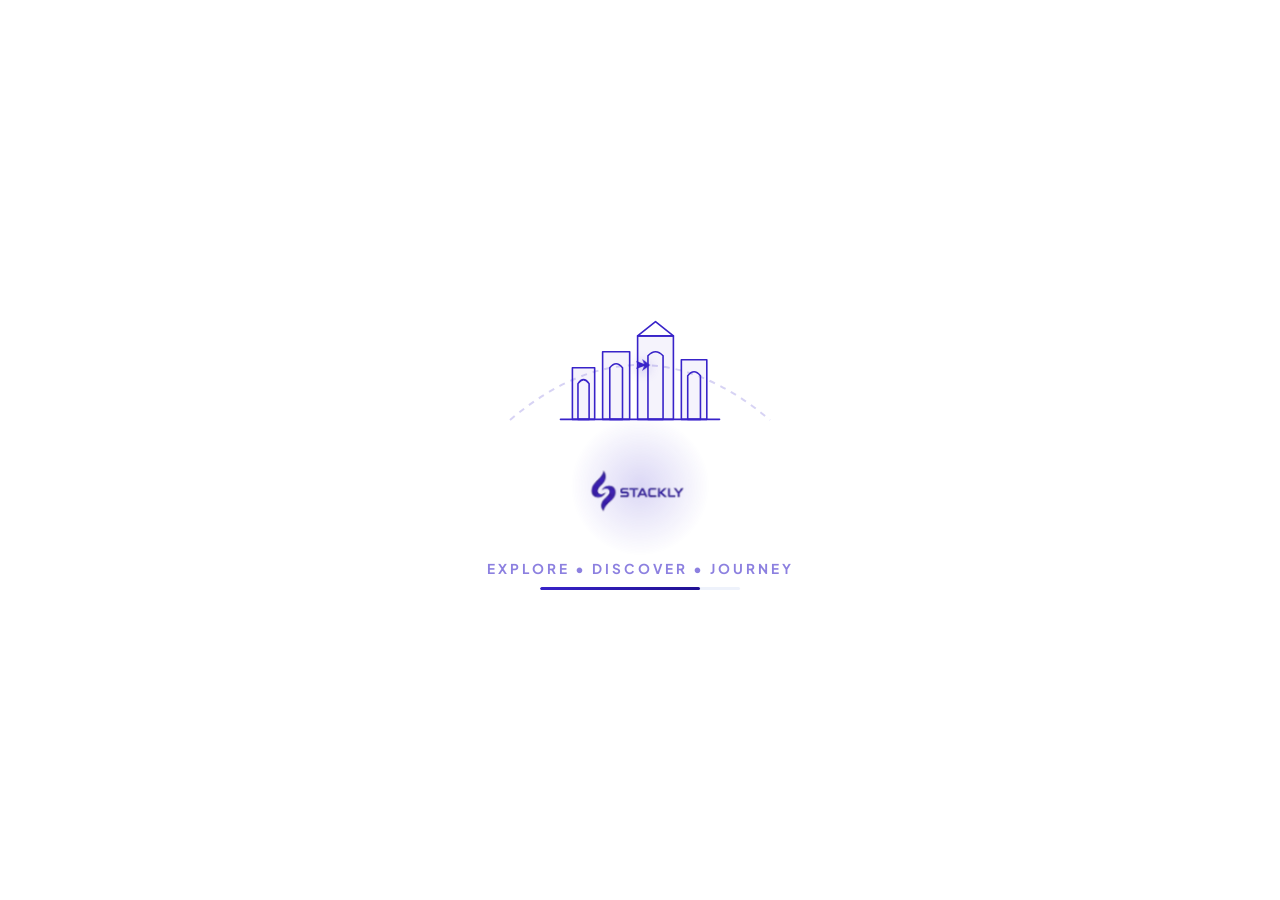
<file: signup.html>
<!DOCTYPE html>
<html lang="en">
<head>
  <meta charset="UTF-8">
  <meta name="viewport" content="width=device-width, initial-scale=1.0">
  <title>Create Account — Stackly Tourism & Travel Portal</title>
  <meta name="description" content="Join Stackly today. Register as an independent traveller or partner tour operator to unlock bespoke journeys and dashboard tools.">
  <link rel="stylesheet" href="https://cdnjs.cloudflare.com/ajax/libs/font-awesome/6.5.1/css/all.min.css">
  <link rel="stylesheet" href="css/style.css">
</head>
<body style="background:var(--bg-subtle-blue);">

  <!-- STACKLY PRELOADER: BUILDING REVEAL + TRAVEL ANIMATION + LOGO REVEAL -->
  <div id="stacklyPreloader" class="stackly-preloader" aria-label="Loading Stackly Travel Portal">
    <div class="preloader-stage">
      <svg class="flight-path-svg" viewBox="0 0 300 120">
        <path class="flight-arc" d="M 20,100 Q 150,-10 280,100" />
        <path id="preloaderPlane" class="plane-marker" d="M 0,-6 L 8,0 L 0,6 L 2,1 L -6,4 L -4,0 L -6,-4 L 2,-1 Z">
          <animateMotion path="M 20,100 Q 150,-10 280,100" dur="2.2s" repeatCount="indefinite" rotate="auto" />
        </path>
      </svg>
      <svg class="building-reveal-svg" viewBox="0 0 220 130">
        <line x1="10" y1="125" x2="210" y2="125" class="arch-line" stroke-width="3" />
        <rect x="25" y="60" width="28" height="65" class="arch-fill" />
        <rect x="25" y="60" width="28" height="65" class="arch-line" />
        <rect x="63" y="40" width="34" height="85" class="arch-fill" />
        <rect x="63" y="40" width="34" height="85" class="arch-line" />
        <rect x="107" y="20" width="45" height="105" class="arch-fill" />
        <rect x="107" y="20" width="45" height="105" class="arch-line" />
        <rect x="162" y="50" width="32" height="75" class="arch-fill" />
        <rect x="162" y="50" width="32" height="75" class="arch-line" />
        <path d="M 107,20 L 129.5,2 L 152,20 Z" class="arch-line" />
        <path d="M 32,80 Q 39,70 46,80 L 46,125 L 32,125 Z" class="arch-line" />
        <path d="M 72,60 Q 80,50 88,60 L 88,125 L 72,125 Z" class="arch-line" />
        <path d="M 120,45 Q 129.5,35 139,45 L 139,125 L 120,125 Z" class="arch-line" />
        <path d="M 170,70 Q 178,60 186,70 L 186,125 L 170,125 Z" class="arch-line" />
      </svg>
      <div id="preloaderLogoWrap" class="preloader-logo-wrap">
        <img src="assets/images/ui/logo.webp" alt="Stackly Tourism & Travel" class="preloader-logo">
      </div>
      <div id="preloaderBrandText" class="preloader-text">EXPLORE • DISCOVER • JOURNEY</div>
      <div class="preloader-bar-wrap">
        <div id="preloaderProgressBar" class="preloader-bar"></div>
      </div>
    </div>
  </div>

  <main class="auth-split-wrapper">
    <div class="auth-split-container" style="max-width:1120px;">
      
      <!-- LEFT SIDE: RELEVANT TRAVEL IMAGE (HIDDEN ON MOBILE) -->
      <div class="auth-media-col">
        <div class="auth-media-bg">
          <img src="assets/images/destinations/maldives.webp" alt="Join Stackly Travel">
        </div>
        <div class="auth-media-overlay"></div>
        <div class="auth-media-content">
          <div class="auth-media-badge">
            <i class="fas fa-gem"></i> Stackly Membership
          </div>
          <h2 class="auth-media-headline">Begin Your Global Adventure Today</h2>
          <p class="auth-media-sub">
            Create your account to unlock private access to handpicked worldwide expeditions, verified local guides, and real-time dashboard tracking.
          </p>
          <div class="auth-media-stats">
            <div class="auth-stat-mini">
              <strong>20+</strong>
              <span>Global Regions</span>
            </div>
            <div class="auth-stat-mini">
              <strong>10+</strong>
              <span>Tour Themes</span>
            </div>
            <div class="auth-stat-mini">
              <strong>100%</strong>
              <span>Verified Partners</span>
            </div>
          </div>
        </div>
      </div>

      <!-- RIGHT SIDE: CONTENT & REGISTRATION FORM -->
      <div class="auth-form-col">
        <div class="auth-form-inner signup-inner">
          <div class="auth-header">
            <a href="index.html" aria-label="Return to Stackly Home">
              <img src="assets/images/ui/logo.webp" alt="Stackly Tourism & Travel" class="auth-logo">
            </a>
            <h1 class="auth-title">Create Account</h1>
            <p class="auth-subtitle">Join thousands of world travellers and certified tour operators.</p>
          </div>

          <!-- Inline Success Banner (No popup alerts!) -->
          <div id="signupSuccessBanner" class="auth-success-banner" style="display:none;" role="status">
            <i class="fas fa-check-circle"></i>
            <span>Account created successfully! Redirecting to login...</span>
          </div>

          <!-- Registration Form (Strictly No Browser Native Tooltips) -->
          <form id="stacklySignupForm" novalidate>
            <div class="form-grid-2">
              <div class="form-group">
                <label class="form-label" for="signupName">Full Name *</label>
                <div class="form-control-wrap">
                  <i class="fas fa-user form-control-icon"></i>
                  <input type="text" id="signupName" class="form-input" placeholder="e.g. Liam Anderson">
                </div>
                <div id="signupNameError" class="field-error-text" style="display:none;"></div>
              </div>

              <div class="form-group">
                <label class="form-label" for="signupEmail">Gmail Address *</label>
                <div class="form-control-wrap">
                  <i class="fas fa-envelope form-control-icon"></i>
                  <input type="email" id="signupEmail" class="form-input" placeholder="yourname@gmail.com">
                </div>
                <div id="signupEmailError" class="field-error-text" style="display:none;"></div>
              </div>
            </div>

            <div class="form-grid-2">
              <div class="form-group">
                <label class="form-label" for="signupPassword">Create Password *</label>
                <div class="form-control-wrap">
                  <i class="fas fa-lock form-control-icon"></i>
                  <input type="password" id="signupPassword" class="form-input" placeholder="At least 8 characters">
                </div>
                <div id="signupPasswordError" class="field-error-text" style="display:none;"></div>
              </div>

              <div class="form-group">
                <label class="form-label" for="signupConfirmPassword">Confirm Password *</label>
                <div class="form-control-wrap">
                  <i class="fas fa-shield-alt form-control-icon"></i>
                  <input type="password" id="signupConfirmPassword" class="form-input" placeholder="Re-type password">
                </div>
                <div id="signupConfirmPasswordError" class="field-error-text" style="display:none;"></div>
              </div>
            </div>

            <div class="form-group">
              <label class="form-checkbox-label">
                <input type="checkbox" id="signupTerms">
                <span style="font-size:0.85rem;">I agree to Stackly's <a href="contact.html" class="form-link">Terms and Conditions</a> & <a href="contact.html" class="form-link">Privacy Policy</a></span>
              </label>
              <div id="signupTermsError" class="field-error-text" style="display:none;"></div>
            </div>

            <button type="submit" id="signupSubmitBtn" class="btn btn-primary auth-submit-btn">
              <i class="fas fa-user-plus"></i> Create Account
            </button>

            <div class="auth-switch-text">
              Already have an account? <a href="login.html" class="form-link">Login Here</a>
            </div>
          </form>
        </div>
      </div>

    </div>
  </main>

  <script>
    document.addEventListener('DOMContentLoaded', () => {
      const form = document.getElementById('stacklySignupForm');
      const nameInput = document.getElementById('signupName');
      const emailInput = document.getElementById('signupEmail');
      const pass = document.getElementById('signupPassword');
      const confirmPass = document.getElementById('signupConfirmPassword');
      const termsCheck = document.getElementById('signupTerms');
      const submitBtn = document.getElementById('signupSubmitBtn');
      const successBanner = document.getElementById('signupSuccessBanner');

      // Error containers
      const nameError = document.getElementById('signupNameError');
      const emailError = document.getElementById('signupEmailError');
      const passError = document.getElementById('signupPasswordError');
      const confirmPassError = document.getElementById('signupConfirmPasswordError');
      const termsError = document.getElementById('signupTermsError');

      function setFieldError(input, errorEl, msg) {
        if (input) input.classList.add('is-invalid');
        if (errorEl) {
          errorEl.innerHTML = `<i class="fas fa-exclamation-circle"></i> ${msg}`;
          errorEl.style.display = 'flex';
        }
      }

      function clearFieldError(input, errorEl) {
        if (input) input.classList.remove('is-invalid');
        if (errorEl) {
          errorEl.style.display = 'none';
          errorEl.innerHTML = '';
        }
      }

      // Clear on input
      nameInput.addEventListener('input', () => clearFieldError(nameInput, nameError));
      emailInput.addEventListener('input', () => clearFieldError(emailInput, emailError));
      pass.addEventListener('input', () => clearFieldError(pass, passError));
      confirmPass.addEventListener('input', () => clearFieldError(confirmPass, confirmPassError));
      termsCheck.addEventListener('change', () => clearFieldError(null, termsError));

      form.addEventListener('submit', (e) => {
        e.preventDefault();

        // Clear previous errors
        clearFieldError(nameInput, nameError);
        clearFieldError(emailInput, emailError);
        clearFieldError(pass, passError);
        clearFieldError(confirmPass, confirmPassError);
        clearFieldError(null, termsError);

        let hasError = false;
        let firstInvalid = null;

        // 1. Name validation
        if (!nameInput.value.trim()) {
          setFieldError(nameInput, nameError, 'Please enter your full name');
          hasError = true;
          if (!firstInvalid) firstInvalid = nameInput;
        }

        // 2. Email validation (Empty & Gmail format)
        const emailVal = emailInput.value.trim();
        if (!emailVal) {
          setFieldError(emailInput, emailError, 'Please enter the email');
          hasError = true;
          if (!firstInvalid) firstInvalid = emailInput;
        } else {
          const gmailRegex = /^[a-zA-Z0-9._%+-]+@gmail\.com$/i;
          if (!gmailRegex.test(emailVal)) {
            setFieldError(emailInput, emailError, 'Please enter a valid Gmail address (e.g. name@gmail.com)');
            hasError = true;
            if (!firstInvalid) firstInvalid = emailInput;
          }
        }

        // 3. Password validation (Empty & min 8 characters)
        const passVal = pass.value;
        if (!passVal) {
          setFieldError(pass, passError, 'Please enter the password');
          hasError = true;
          if (!firstInvalid) firstInvalid = pass;
        } else if (passVal.length < 8) {
          setFieldError(pass, passError, 'Password must contain at least 8 characters');
          hasError = true;
          if (!firstInvalid) firstInvalid = pass;
        }

        // 4. Confirm password
        const confirmVal = confirmPass.value;
        if (!confirmVal) {
          setFieldError(confirmPass, confirmPassError, 'Please confirm your password');
          hasError = true;
          if (!firstInvalid) firstInvalid = confirmPass;
        } else if (confirmVal !== passVal) {
          setFieldError(confirmPass, confirmPassError, 'Passwords do not match');
          hasError = true;
          if (!firstInvalid) firstInvalid = confirmPass;
        }

        // 5. Terms validation
        if (!termsCheck.checked) {
          setFieldError(null, termsError, 'Please agree to the Terms and Conditions');
          hasError = true;
          if (!firstInvalid) firstInvalid = termsCheck;
        }

        if (hasError) {
          if (firstInvalid) firstInvalid.focus();
          return;
        }

        // Success - Show inline success banner
        submitBtn.disabled = true;
        submitBtn.innerHTML = '<i class="fas fa-spinner fa-spin"></i> Creating Account...';
        successBanner.style.display = 'flex';

        const nameVal = nameInput.value.trim();

        // Persist user registration profile in localStorage
        try {
          localStorage.setItem('stackly_user', JSON.stringify({
            name: nameVal,
            email: emailVal,
            role: 'traveller'
          }));
        } catch(err) {
          console.warn('localStorage access error:', err);
        }

        setTimeout(() => {
          window.location.href = 'login.html?registered=true';
        }, 500);
      });
    });
  </script>
  <script src="https://cdnjs.cloudflare.com/ajax/libs/gsap/3.12.5/gsap.min.js"></script>
  <script src="js/main.js"></script>
</body>
</html>
</file>
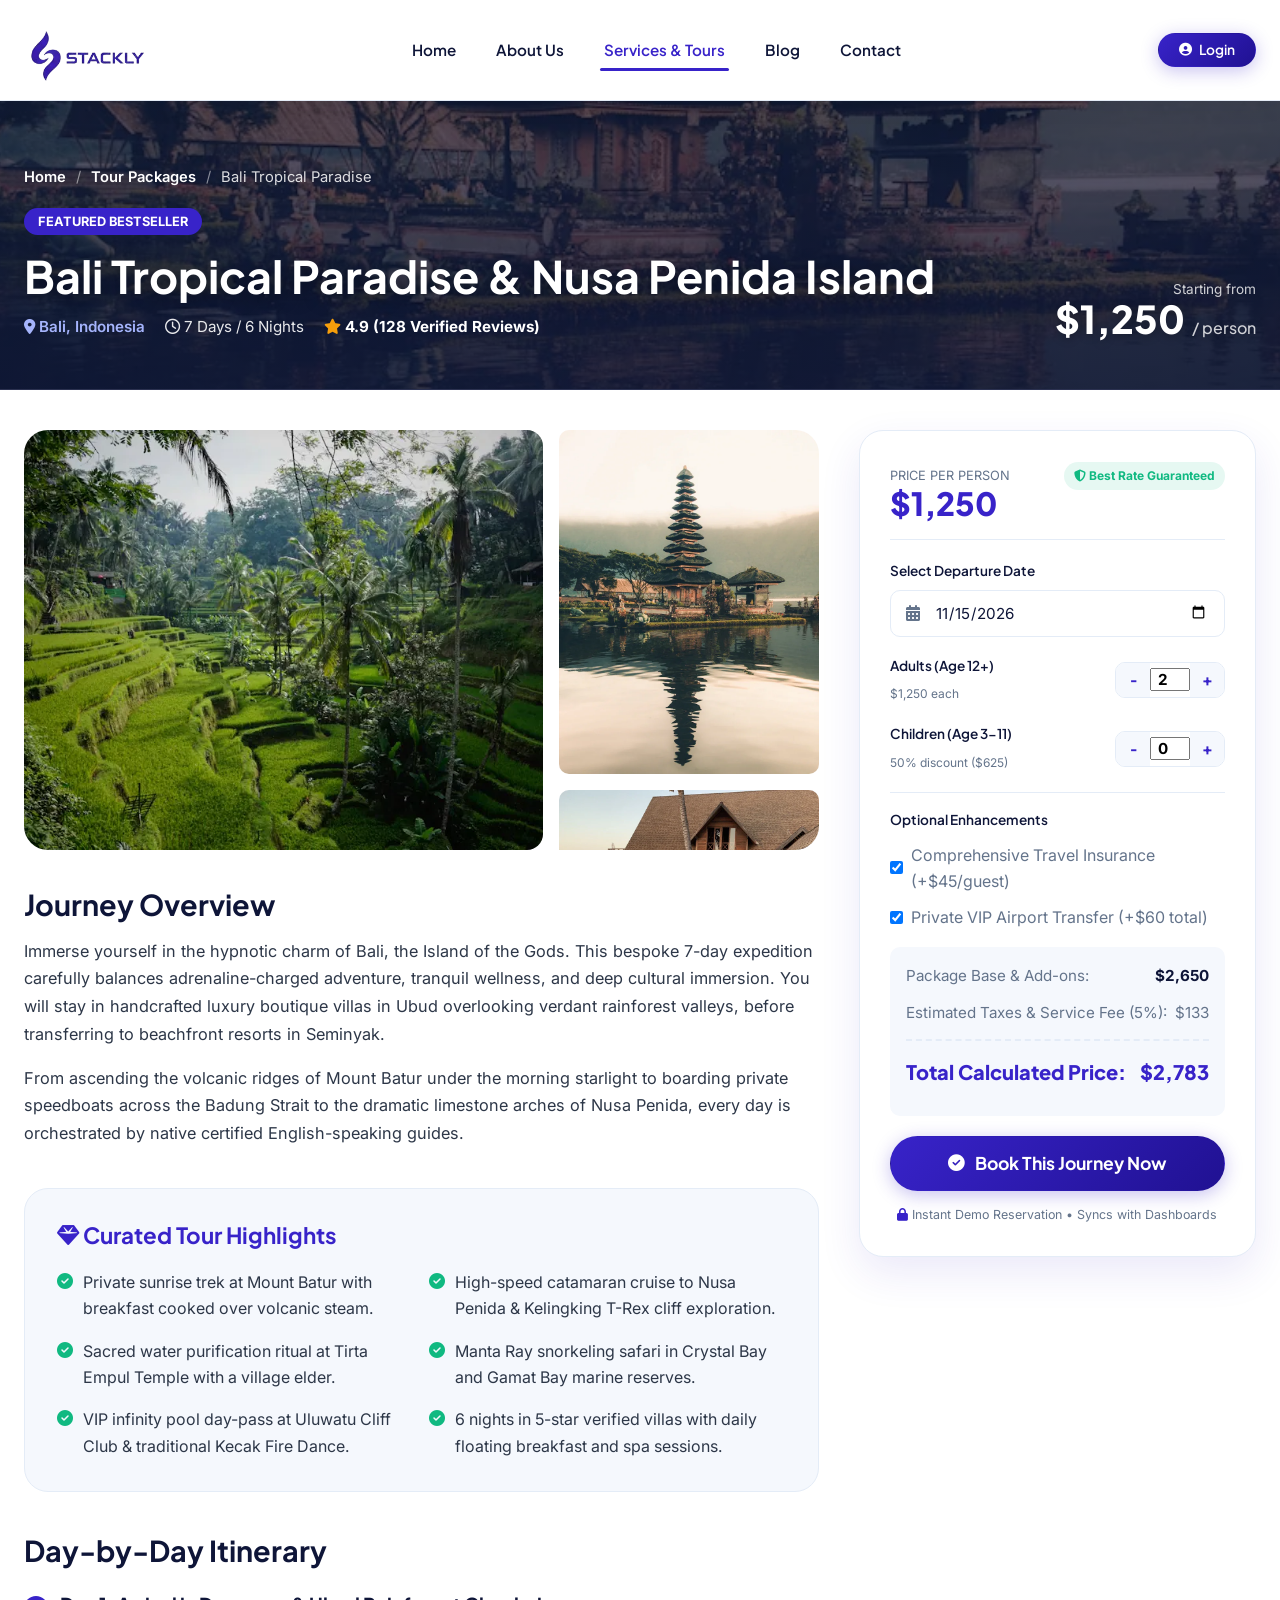
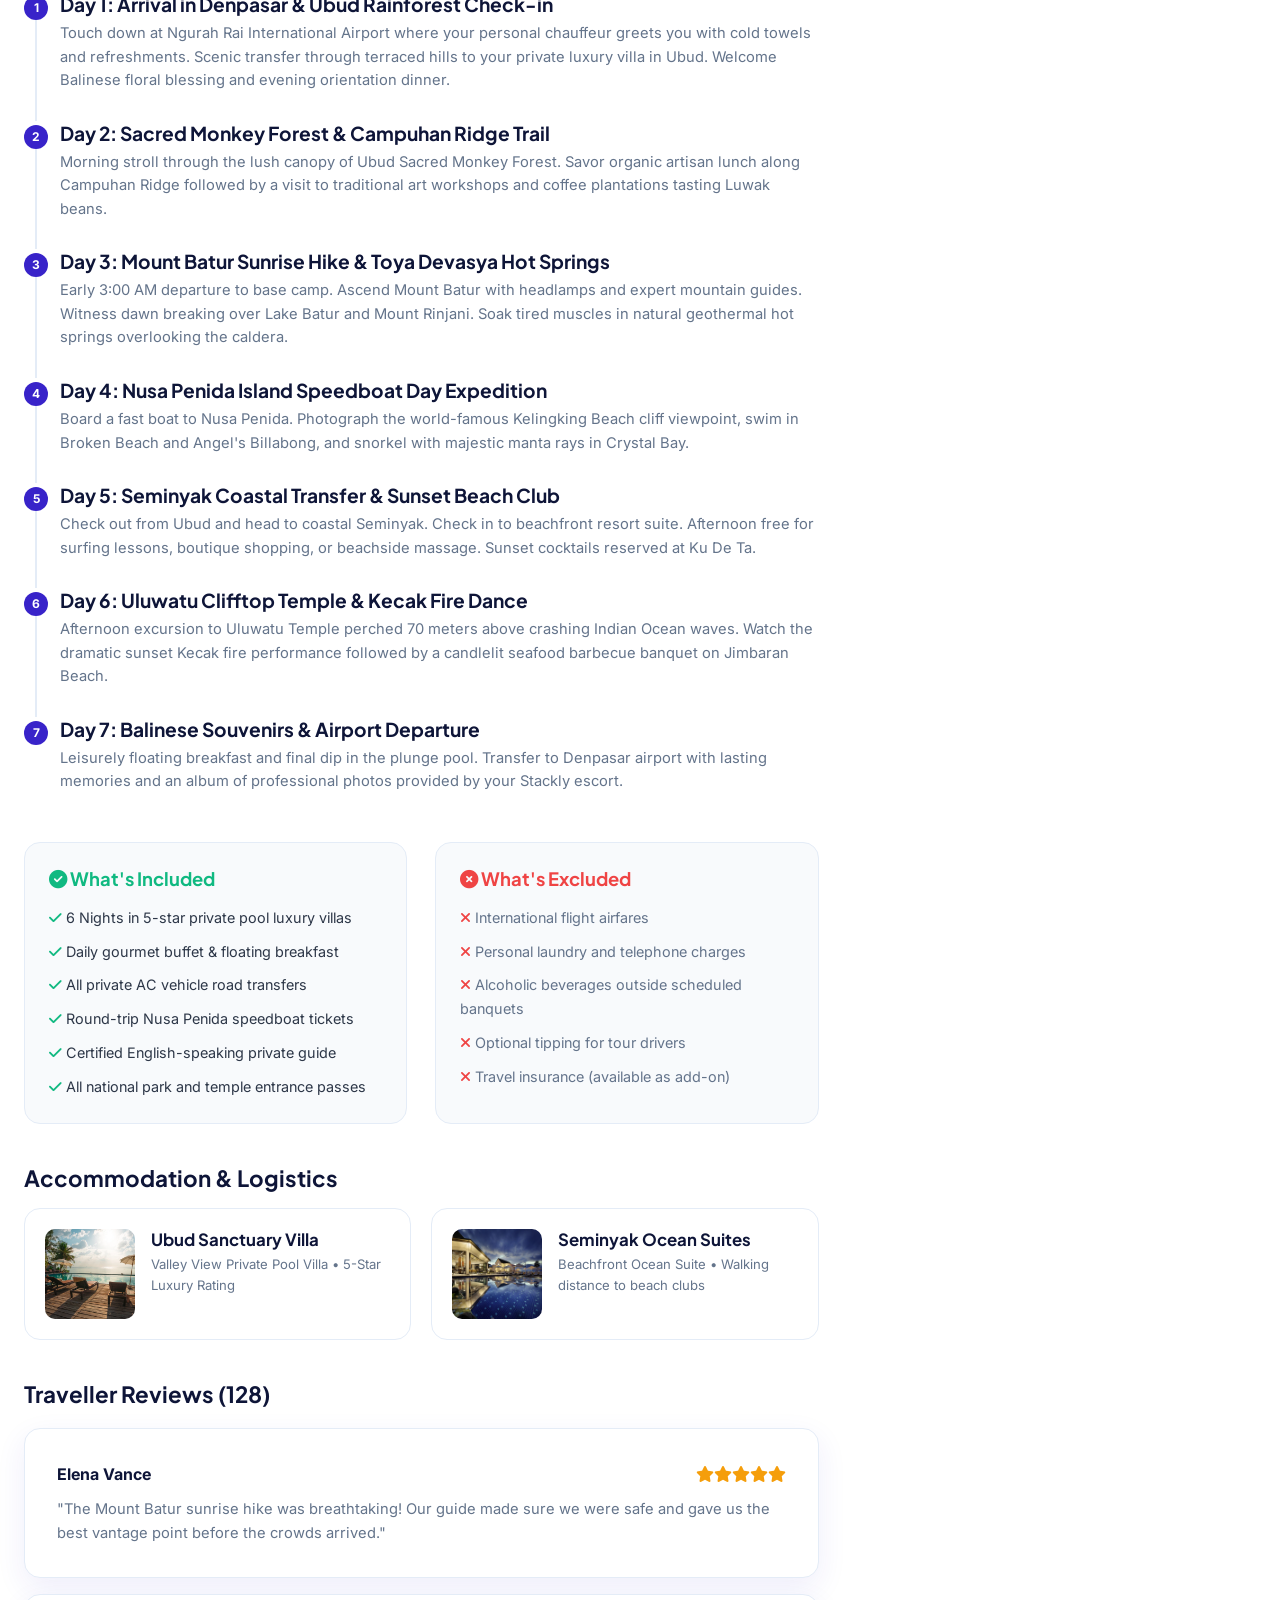
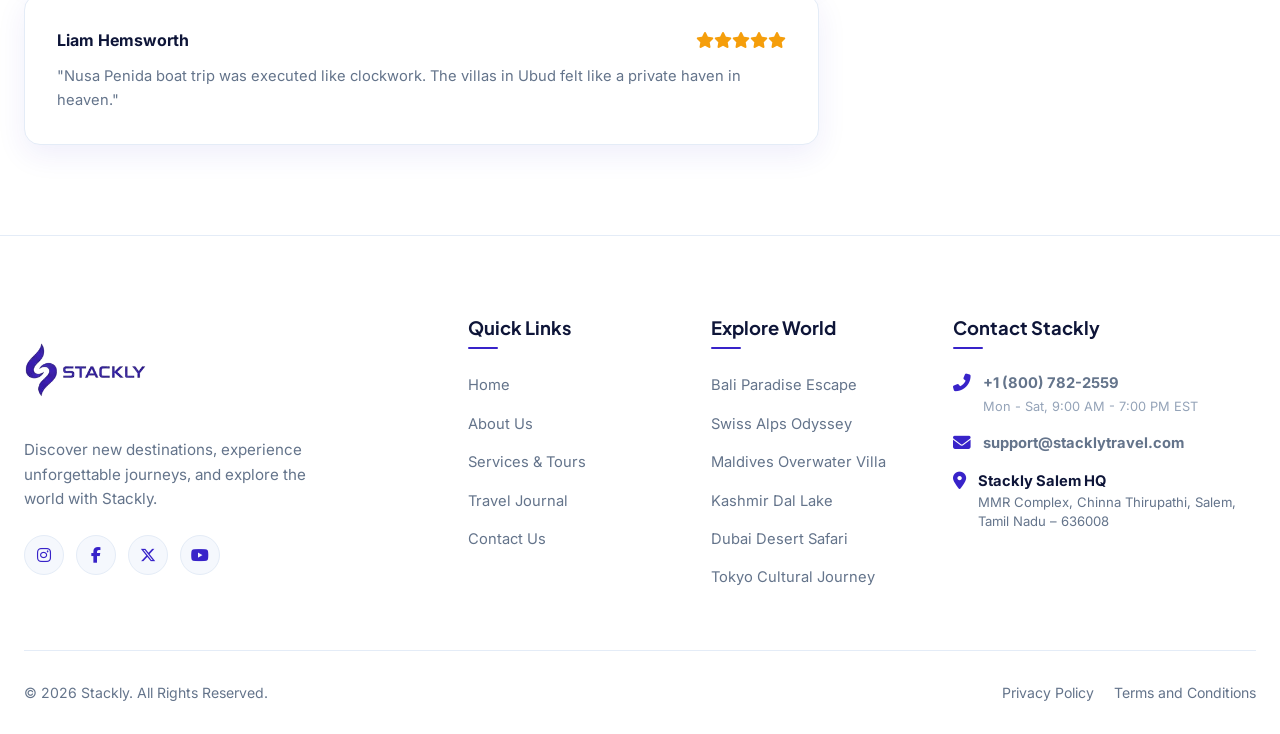
<file: tour-details.html>
<!DOCTYPE html>
<html lang="en">
<head>
  <meta charset="UTF-8">
  <meta name="viewport" content="width=device-width, initial-scale=1.0">
  <title>Bali Tropical Paradise & Nusa Penida — Tour Details — Stackly</title>
  <meta name="description" content="Discover Bali's iconic jungle swings, Mount Batur sunrise hike, sacred cliffside temples, and crystal Nusa Penida snorkel safari. Book with Stackly.">
  <link rel="stylesheet" href="https://cdnjs.cloudflare.com/ajax/libs/font-awesome/6.5.1/css/all.min.css">
  <link rel="stylesheet" href="css/style.css">
</head>
<body>

  <!-- STACKLY PRELOADER: BUILDING REVEAL + TRAVEL ANIMATION + LOGO REVEAL -->
  <div id="stacklyPreloader" class="stackly-preloader" aria-label="Loading Stackly Travel Portal">
    <div class="preloader-stage">
      <svg class="flight-path-svg" viewBox="0 0 300 120">
        <path class="flight-arc" d="M 20,100 Q 150,-10 280,100" />
        <path id="preloaderPlane" class="plane-marker" d="M 0,-6 L 8,0 L 0,6 L 2,1 L -6,4 L -4,0 L -6,-4 L 2,-1 Z">
          <animateMotion path="M 20,100 Q 150,-10 280,100" dur="2.2s" repeatCount="indefinite" rotate="auto" />
        </path>
      </svg>
      <svg class="building-reveal-svg" viewBox="0 0 220 130">
        <line x1="10" y1="125" x2="210" y2="125" class="arch-line" stroke-width="3" />
        <rect x="25" y="60" width="28" height="65" class="arch-fill" />
        <rect x="25" y="60" width="28" height="65" class="arch-line" />
        <rect x="63" y="40" width="34" height="85" class="arch-fill" />
        <rect x="63" y="40" width="34" height="85" class="arch-line" />
        <rect x="107" y="20" width="45" height="105" class="arch-fill" />
        <rect x="107" y="20" width="45" height="105" class="arch-line" />
        <rect x="162" y="50" width="32" height="75" class="arch-fill" />
        <rect x="162" y="50" width="32" height="75" class="arch-line" />
        <path d="M 107,20 L 129.5,2 L 152,20 Z" class="arch-line" />
        <path d="M 32,80 Q 39,70 46,80 L 46,125 L 32,125 Z" class="arch-line" />
        <path d="M 72,60 Q 80,50 88,60 L 88,125 L 72,125 Z" class="arch-line" />
        <path d="M 120,45 Q 129.5,35 139,45 L 139,125 L 120,125 Z" class="arch-line" />
        <path d="M 170,70 Q 178,60 186,70 L 186,125 L 170,125 Z" class="arch-line" />
      </svg>
      <div id="preloaderLogoWrap" class="preloader-logo-wrap">
        <img src="assets/images/ui/logo.webp" alt="Stackly Tourism & Travel" class="preloader-logo">
      </div>
      <div id="preloaderBrandText" class="preloader-text">EXPLORE • DISCOVER • JOURNEY</div>
      <div class="preloader-bar-wrap">
        <div id="preloaderProgressBar" class="preloader-bar"></div>
      </div>
    </div>
  </div>

  <!-- SITE HEADER -->
  <header class="site-header">
    <div class="container-wide header-inner">
      <a href="index.html" class="brand-logo-link" aria-label="Stackly Home">
        <img src="assets/images/ui/logo.webp" alt="Stackly Tourism & Travel" class="brand-logo-img">
      </a>
      <nav class="main-navigation" aria-label="Primary Navigation">
        <ul class="nav-menu-list">
          <li class="nav-menu-item"><a href="index.html" class="nav-menu-link">Home</a></li>
          <li class="nav-menu-item"><a href="about.html" class="nav-menu-link">About Us</a></li>
          <li class="nav-menu-item"><a href="services.html" class="nav-menu-link active">Services &amp; Tours</a></li>
          <li class="nav-menu-item"><a href="blog.html" class="nav-menu-link">Blog</a></li>
          <li class="nav-menu-item"><a href="contact.html" class="nav-menu-link">Contact</a></li>
        </ul>
      </nav>
      <div class="header-actions">
        <a href="login.html" class="btn btn-primary btn-sm"><i class="fas fa-user-circle"></i> Login</a>
        <button id="mobileNavToggle" class="mobile-nav-toggle" aria-label="Open Navigation"><i class="fas fa-bars"></i></button>
      </div>
    </div>
  </header>

  <!-- MOBILE DRAWER (NAVIGATION + AUTH) -->
  <div id="drawerBackdrop" class="drawer-backdrop"></div>
  <aside id="mobileDrawer" class="mobile-drawer" aria-label="Mobile Navigation">
    <div class="drawer-header">
      <img src="assets/images/ui/logo.webp" alt="Stackly" class="drawer-logo-img">
      <button id="drawerCloseBtn" class="drawer-close-btn" aria-label="Close Menu">&times;</button>
    </div>
    <ul class="drawer-nav-list">
      <li><a href="index.html" class="drawer-nav-link"><i class="fas fa-home"></i> <span>Home</span></a></li>
      <li><a href="about.html" class="drawer-nav-link"><i class="fas fa-info-circle"></i> <span>About Us</span></a></li>
      <li><a href="services.html" class="drawer-nav-link active"><i class="fas fa-concierge-bell"></i> <span>Services &amp; Tours</span></a></li>
      <li><a href="blog.html" class="drawer-nav-link"><i class="fas fa-newspaper"></i> <span>Blog</span></a></li>
      <li><a href="contact.html" class="drawer-nav-link"><i class="fas fa-envelope"></i> <span>Contact</span></a></li>
    </ul>
    <div class="drawer-footer">
      <a href="login.html" class="btn btn-primary" style="width:100%; justify-content:center;">
        <i class="fas fa-sign-in-alt"></i> Login
      </a>
      <a href="signup.html" class="btn btn-outline" style="width:100%; justify-content:center;">
        <i class="fas fa-user-plus"></i> Create Account
      </a>
    </div>
  </aside>

  <!-- TOUR DETAIL HERO -->
  <section class="page-hero" style="padding-bottom:50px;">
    <div class="page-hero-bg">
      <img src="assets/images/destinations/bali.webp" alt="Bali Tropical Paradise">
    </div>
    <div class="container" style="position:relative; z-index:2; color:#fff;">
      <div class="breadcrumb-nav" style="justify-content:flex-start;">
        <a href="index.html">Home</a>
        <span class="breadcrumb-separator">/</span>
        <a href="services.html#tourPackagesSection">Tour Packages</a>
        <span class="breadcrumb-separator">/</span>
        <span>Bali Tropical Paradise</span>
      </div>

      <div style="display:flex; justify-content:space-between; align-items:flex-end; flex-wrap:wrap; gap:20px;">
        <div>
          <span style="background:var(--primary-blue); color:#fff; padding:6px 14px; border-radius:var(--radius-full); font-size:0.8rem; font-weight:700; text-transform:uppercase;">
            Featured Bestseller
          </span>
          <h1 id="tourDetailsTitle" style="font-size:2.8rem; color:#fff; margin:14px 0 10px; text-shadow:0 4px 18px rgba(0,0,0,0.4);">Bali Tropical Paradise & Nusa Penida Island</h1>
          <div style="display:flex; align-items:center; gap:20px; flex-wrap:wrap; font-size:0.95rem; color:rgba(255,255,255,0.9);">
            <span id="tourDetailsLocation" style="color:#a5b4fc; font-weight:600;"><i class="fas fa-map-marker-alt"></i> Bali, Indonesia</span>
            <span><i class="far fa-clock"></i> 7 Days / 6 Nights</span>
            <span style="color:#fff; font-weight:700;"><i class="fas fa-star" style="color:var(--accent-gold);"></i> 4.9 (128 Verified Reviews)</span>
          </div>
        </div>

        <div style="text-align:right;">
          <span style="font-size:0.85rem; color:rgba(255,255,255,0.8); display:block;">Starting from</span>
          <div id="basePriceValue" data-price="1250" style="font-family:var(--font-heading); font-size:2.4rem; font-weight:800; color:#ffffff; line-height:1; text-shadow:0 2px 10px rgba(0,0,0,0.3);">
            $1,250 <span style="font-size:1rem; font-weight:500; color:rgba(255,255,255,0.8);">/ person</span>
          </div>
        </div>
      </div>
    </div>
  </section>

  <!-- MAIN TOUR CONTENT & BOOKING PANEL -->
  <section class="section-padding bg-white" style="padding-top:40px;">
    <div class="container">
      <div class="tour-details-layout">

        <!-- LEFT COLUMN: TOUR OVERVIEW, GALLERY, HIGHLIGHTS, ITINERARY, INCLUSIONS -->
        <div>

          <!-- Image Gallery Strip -->
          <div class="tour-gallery-strip">
            <div class="tour-gallery-main">
              <img src="assets/images/tours/tour-bali.webp" alt="Bali Tour Main Image" style="border-radius:var(--radius-md);">
            </div>
            <div class="tour-gallery-thumbs">
              <img src="assets/images/destinations/bali.webp" alt="Nusa Penida View">
              <img src="assets/images/hotels/resort-1.webp" alt="Luxury Ubud Villa">
            </div>
          </div>

          <!-- Description -->
          <div style="margin-bottom:40px;">
            <h2 style="font-size:1.8rem; margin-bottom:16px;">Journey Overview</h2>
            <p style="color:var(--text-charcoal); line-height:1.7; margin-bottom:16px; font-size:1.02rem;">
              Immerse yourself in the hypnotic charm of Bali, the Island of the Gods. This bespoke 7-day expedition carefully balances adrenaline-charged adventure, tranquil wellness, and deep cultural immersion. You will stay in handcrafted luxury boutique villas in Ubud overlooking verdant rainforest valleys, before transferring to beachfront resorts in Seminyak.
            </p>
            <p style="color:var(--text-charcoal); line-height:1.7; font-size:1.02rem;">
              From ascending the volcanic ridges of Mount Batur under the morning starlight to boarding private speedboats across the Badung Strait to the dramatic limestone arches of Nusa Penida, every day is orchestrated by native certified English-speaking guides.
            </p>
          </div>

          <!-- Tour Highlights -->
          <div style="margin-bottom:40px; background:var(--bg-subtle-blue); border:1px solid var(--border-light); border-radius:var(--radius-lg); padding:32px;">
            <h3 style="font-size:1.4rem; margin-bottom:20px; color:var(--primary-blue);"><i class="fas fa-gem"></i> Curated Tour Highlights</h3>
            <div class="two-col-grid" style="gap:16px;">
              <div style="display:flex; align-items:flex-start; gap:10px;">
                <i class="fas fa-check-circle" style="color:var(--accent-green); margin-top:4px;"></i>
                <span>Private sunrise trek at Mount Batur with breakfast cooked over volcanic steam.</span>
              </div>
              <div style="display:flex; align-items:flex-start; gap:10px;">
                <i class="fas fa-check-circle" style="color:var(--accent-green); margin-top:4px;"></i>
                <span>High-speed catamaran cruise to Nusa Penida & Kelingking T-Rex cliff exploration.</span>
              </div>
              <div style="display:flex; align-items:flex-start; gap:10px;">
                <i class="fas fa-check-circle" style="color:var(--accent-green); margin-top:4px;"></i>
                <span>Sacred water purification ritual at Tirta Empul Temple with a village elder.</span>
              </div>
              <div style="display:flex; align-items:flex-start; gap:10px;">
                <i class="fas fa-check-circle" style="color:var(--accent-green); margin-top:4px;"></i>
                <span>Manta Ray snorkeling safari in Crystal Bay and Gamat Bay marine reserves.</span>
              </div>
              <div style="display:flex; align-items:flex-start; gap:10px;">
                <i class="fas fa-check-circle" style="color:var(--accent-green); margin-top:4px;"></i>
                <span>VIP infinity pool day-pass at Uluwatu Cliff Club & traditional Kecak Fire Dance.</span>
              </div>
              <div style="display:flex; align-items:flex-start; gap:10px;">
                <i class="fas fa-check-circle" style="color:var(--accent-green); margin-top:4px;"></i>
                <span>6 nights in 5-star verified villas with daily floating breakfast and spa sessions.</span>
              </div>
            </div>
          </div>

          <!-- Day-Wise Detailed Itinerary -->
          <div style="margin-bottom:48px;">
            <h2 style="font-size:1.8rem; margin-bottom:24px;">Day-by-Day Itinerary</h2>

            <!-- Day 1 -->
            <div class="itinerary-step">
              <div class="itinerary-dot">1</div>
              <h4 style="font-size:1.2rem; margin-bottom:6px;">Day 1: Arrival in Denpasar & Ubud Rainforest Check-in</h4>
              <p style="color:var(--text-muted); font-size:0.92rem; line-height:1.6;">
                Touch down at Ngurah Rai International Airport where your personal chauffeur greets you with cold towels and refreshments. Scenic transfer through terraced hills to your private luxury villa in Ubud. Welcome Balinese floral blessing and evening orientation dinner.
              </p>
            </div>

            <!-- Day 2 -->
            <div class="itinerary-step">
              <div class="itinerary-dot">2</div>
              <h4 style="font-size:1.2rem; margin-bottom:6px;">Day 2: Sacred Monkey Forest & Campuhan Ridge Trail</h4>
              <p style="color:var(--text-muted); font-size:0.92rem; line-height:1.6;">
                Morning stroll through the lush canopy of Ubud Sacred Monkey Forest. Savor organic artisan lunch along Campuhan Ridge followed by a visit to traditional art workshops and coffee plantations tasting Luwak beans.
              </p>
            </div>

            <!-- Day 3 -->
            <div class="itinerary-step">
              <div class="itinerary-dot">3</div>
              <h4 style="font-size:1.2rem; margin-bottom:6px;">Day 3: Mount Batur Sunrise Hike & Toya Devasya Hot Springs</h4>
              <p style="color:var(--text-muted); font-size:0.92rem; line-height:1.6;">
                Early 3:00 AM departure to base camp. Ascend Mount Batur with headlamps and expert mountain guides. Witness dawn breaking over Lake Batur and Mount Rinjani. Soak tired muscles in natural geothermal hot springs overlooking the caldera.
              </p>
            </div>

            <!-- Day 4 -->
            <div class="itinerary-step">
              <div class="itinerary-dot">4</div>
              <h4 style="font-size:1.2rem; margin-bottom:6px;">Day 4: Nusa Penida Island Speedboat Day Expedition</h4>
              <p style="color:var(--text-muted); font-size:0.92rem; line-height:1.6;">
                Board a fast boat to Nusa Penida. Photograph the world-famous Kelingking Beach cliff viewpoint, swim in Broken Beach and Angel's Billabong, and snorkel with majestic manta rays in Crystal Bay.
              </p>
            </div>

            <!-- Day 5 -->
            <div class="itinerary-step">
              <div class="itinerary-dot">5</div>
              <h4 style="font-size:1.2rem; margin-bottom:6px;">Day 5: Seminyak Coastal Transfer & Sunset Beach Club</h4>
              <p style="color:var(--text-muted); font-size:0.92rem; line-height:1.6;">
                Check out from Ubud and head to coastal Seminyak. Check in to beachfront resort suite. Afternoon free for surfing lessons, boutique shopping, or beachside massage. Sunset cocktails reserved at Ku De Ta.
              </p>
            </div>

            <!-- Day 6 -->
            <div class="itinerary-step">
              <div class="itinerary-dot">6</div>
              <h4 style="font-size:1.2rem; margin-bottom:6px;">Day 6: Uluwatu Clifftop Temple & Kecak Fire Dance</h4>
              <p style="color:var(--text-muted); font-size:0.92rem; line-height:1.6;">
                Afternoon excursion to Uluwatu Temple perched 70 meters above crashing Indian Ocean waves. Watch the dramatic sunset Kecak fire performance followed by a candlelit seafood barbecue banquet on Jimbaran Beach.
              </p>
            </div>

            <!-- Day 7 -->
            <div class="itinerary-step">
              <div class="itinerary-dot">7</div>
              <h4 style="font-size:1.2rem; margin-bottom:6px;">Day 7: Balinese Souvenirs & Airport Departure</h4>
              <p style="color:var(--text-muted); font-size:0.92rem; line-height:1.6;">
                Leisurely floating breakfast and final dip in the plunge pool. Transfer to Denpasar airport with lasting memories and an album of professional photos provided by your Stackly escort.
              </p>
            </div>
          </div>

          <!-- What's Included and Excluded -->
          <div class="two-col-grid" style="gap:28px; margin-bottom:40px;">
            <div style="background:#f8fafc; border:1px solid var(--border-light); border-radius:var(--radius-md); padding:24px;">
              <h4 style="color:var(--accent-green); font-size:1.15rem; margin-bottom:16px;">
                <i class="fas fa-check-circle"></i> What's Included
              </h4>
              <ul style="display:flex; flex-direction:column; gap:10px; font-size:0.9rem; color:var(--text-charcoal);">
                <li><i class="fas fa-check" style="color:var(--accent-green);"></i> 6 Nights in 5-star private pool luxury villas</li>
                <li><i class="fas fa-check" style="color:var(--accent-green);"></i> Daily gourmet buffet & floating breakfast</li>
                <li><i class="fas fa-check" style="color:var(--accent-green);"></i> All private AC vehicle road transfers</li>
                <li><i class="fas fa-check" style="color:var(--accent-green);"></i> Round-trip Nusa Penida speedboat tickets</li>
                <li><i class="fas fa-check" style="color:var(--accent-green);"></i> Certified English-speaking private guide</li>
                <li><i class="fas fa-check" style="color:var(--accent-green);"></i> All national park and temple entrance passes</li>
              </ul>
            </div>

            <div style="background:#f8fafc; border:1px solid var(--border-light); border-radius:var(--radius-md); padding:24px;">
              <h4 style="color:var(--accent-red); font-size:1.15rem; margin-bottom:16px;">
                <i class="fas fa-times-circle"></i> What's Excluded
              </h4>
              <ul style="display:flex; flex-direction:column; gap:10px; font-size:0.9rem; color:var(--text-muted);">
                <li><i class="fas fa-times" style="color:var(--accent-red);"></i> International flight airfares</li>
                <li><i class="fas fa-times" style="color:var(--accent-red);"></i> Personal laundry and telephone charges</li>
                <li><i class="fas fa-times" style="color:var(--accent-red);"></i> Alcoholic beverages outside scheduled banquets</li>
                <li><i class="fas fa-times" style="color:var(--accent-red);"></i> Optional tipping for tour drivers</li>
                <li><i class="fas fa-times" style="color:var(--accent-red);"></i> Travel insurance (available as add-on)</li>
              </ul>
            </div>
          </div>

          <!-- Accommodation & Transportation Details -->
          <div style="margin-bottom:40px;">
            <h3 style="font-size:1.4rem; margin-bottom:16px;">Accommodation & Logistics</h3>
            <div class="two-col-grid" style="gap:20px;">
              <div style="border:1px solid var(--border-light); border-radius:var(--radius-md); padding:20px; display:flex; gap:16px;">
                <img src="assets/images/hotels/resort-2.webp" alt="Resort" style="width:90px; height:90px; border-radius:var(--radius-sm); object-fit:cover;">
                <div>
                  <h4 style="font-size:1.05rem; margin-bottom:4px;">Ubud Sanctuary Villa</h4>
                  <p style="font-size:0.82rem; color:var(--text-muted);">Valley View Private Pool Villa &bull; 5-Star Luxury Rating</p>
                </div>
              </div>

              <div style="border:1px solid var(--border-light); border-radius:var(--radius-md); padding:20px; display:flex; gap:16px;">
                <img src="assets/images/hotels/resort-3.webp" alt="Resort" style="width:90px; height:90px; border-radius:var(--radius-sm); object-fit:cover;">
                <div>
                  <h4 style="font-size:1.05rem; margin-bottom:4px;">Seminyak Ocean Suites</h4>
                  <p style="font-size:0.82rem; color:var(--text-muted);">Beachfront Ocean Suite &bull; Walking distance to beach clubs</p>
                </div>
              </div>
            </div>
          </div>

          <!-- Customer Reviews Section -->
          <div>
            <h3 style="font-size:1.4rem; margin-bottom:20px;">Traveller Reviews (128)</h3>
            <div style="display:flex; flex-direction:column; gap:16px;">
              <div class="testimonial-card">
                <div style="display:flex; justify-content:space-between; margin-bottom:10px;">
                  <strong style="color:var(--text-dark-navy);">Elena Vance</strong>
                  <span style="color:var(--accent-gold);"><i class="fas fa-star"></i><i class="fas fa-star"></i><i class="fas fa-star"></i><i class="fas fa-star"></i><i class="fas fa-star"></i></span>
                </div>
                <p style="font-size:0.92rem; color:var(--text-muted);">
                  "The Mount Batur sunrise hike was breathtaking! Our guide made sure we were safe and gave us the best vantage point before the crowds arrived."
                </p>
              </div>

              <div class="testimonial-card">
                <div style="display:flex; justify-content:space-between; margin-bottom:10px;">
                  <strong style="color:var(--text-dark-navy);">Liam Hemsworth</strong>
                  <span style="color:var(--accent-gold);"><i class="fas fa-star"></i><i class="fas fa-star"></i><i class="fas fa-star"></i><i class="fas fa-star"></i><i class="fas fa-star"></i></span>
                </div>
                <p style="font-size:0.92rem; color:var(--text-muted);">
                  "Nusa Penida boat trip was executed like clockwork. The villas in Ubud felt like a private haven in heaven."
                </p>
              </div>
            </div>
          </div>

        </div>

        <!-- RIGHT COLUMN: STICKY INTERACTIVE BOOKING PANEL -->
        <aside>
          <div class="booking-panel-card">
            <div class="booking-price-header">
              <div>
                <span style="font-size:0.8rem; color:var(--text-muted); text-transform:uppercase;">Price per person</span>
                <div style="font-family:var(--font-heading); font-size:2rem; font-weight:800; color:var(--primary-blue); line-height:1;">
                  $1,250
                </div>
              </div>
              <span style="background:rgba(16,185,129,0.1); color:var(--accent-green); padding:4px 10px; border-radius:var(--radius-full); font-size:0.75rem; font-weight:700;">
                <i class="fas fa-shield-alt"></i> Best Rate Guaranteed
              </span>
            </div>

            <form id="tourBookingForm" novalidate>
              <!-- Date Selection -->
              <div class="form-group">
                <label class="form-label" for="calcDate">Select Departure Date</label>
                <div class="form-control-wrap">
                  <i class="fas fa-calendar-alt form-control-icon"></i>
                  <input type="date" id="calcDate" class="form-input" value="2026-11-15" required>
                </div>
              </div>

              <!-- Adults Counter -->
              <div class="form-group">
                <div style="display:flex; justify-content:space-between; align-items:center;">
                  <div>
                    <label class="form-label" style="margin-bottom:2px;">Adults (Age 12+)</label>
                    <span style="font-size:0.75rem; color:var(--text-muted);">$1,250 each</span>
                  </div>
                  <div class="counter-control">
                    <button type="button" class="counter-btn" data-counter-target="calcAdults" data-action="minus">-</button>
                    <input type="number" id="calcAdults" value="2" min="1" max="20" class="counter-value" readonly>
                    <button type="button" class="counter-btn" data-counter-target="calcAdults" data-action="plus">+</button>
                  </div>
                </div>
              </div>

              <!-- Children Counter -->
              <div class="form-group">
                <div style="display:flex; justify-content:space-between; align-items:center;">
                  <div>
                    <label class="form-label" style="margin-bottom:2px;">Children (Age 3-11)</label>
                    <span style="font-size:0.75rem; color:var(--text-muted);">50% discount ($625)</span>
                  </div>
                  <div class="counter-control">
                    <button type="button" class="counter-btn" data-counter-target="calcChildren" data-action="minus">-</button>
                    <input type="number" id="calcChildren" value="0" min="0" max="10" class="counter-value" readonly>
                    <button type="button" class="counter-btn" data-counter-target="calcChildren" data-action="plus">+</button>
                  </div>
                </div>
              </div>

              <!-- Optional Add-ons -->
              <div style="border-top:1px solid var(--border-light); padding-top:16px; margin-bottom:16px;">
                <label class="form-label" style="margin-bottom:10px;">Optional Enhancements</label>
                <div style="display:flex; flex-direction:column; gap:10px;">
                  <label class="form-checkbox-label">
                    <input type="checkbox" id="addonInsurance" checked>
                    <span>Comprehensive Travel Insurance (+$45/guest)</span>
                  </label>
                  <label class="form-checkbox-label">
                    <input type="checkbox" id="addonTransfer" checked>
                    <span>Private VIP Airport Transfer (+$60 total)</span>
                  </label>
                </div>
              </div>

              <!-- Live Calculation Breakdown -->
              <div style="background:var(--bg-subtle-blue); border-radius:var(--radius-sm); padding:16px; margin-bottom:20px;">
                <div class="booking-calc-row">
                  <span>Package Base & Add-ons:</span>
                  <strong id="calcSubtotal" style="color:var(--text-dark-navy);">$2,650</strong>
                </div>
                <div class="booking-calc-row">
                  <span>Estimated Taxes & Service Fee (5%):</span>
                  <span id="calcTaxes">$133</span>
                </div>
                <div class="booking-calc-row total">
                  <span>Total Calculated Price:</span>
                  <span id="calcTotal">$2,783</span>
                </div>
              </div>

              <button type="submit" class="btn btn-primary btn-lg" style="width:100%; font-size:1.1rem;">
                <i class="fas fa-check-circle"></i> Book This Journey Now
              </button>

              <div style="text-align:center; margin-top:14px; font-size:0.78rem; color:var(--text-muted);">
                <i class="fas fa-lock" style="color:var(--primary-blue);"></i> Instant Demo Reservation &bull; Syncs with Dashboards
              </div>
            </form>
          </div>
        </aside>

      </div>
    </div>
  </section>

  <!-- FOOTER -->
  <footer class="site-footer">
    <div class="container">
      <div class="footer-top-grid">
        <div class="footer-brand-col">
          <a href="index.html">
            <img src="assets/images/ui/logo.webp" alt="Stackly Tourism & Travel" class="footer-logo-img">
          </a>
          <p class="footer-brand-desc">Discover new destinations, experience unforgettable journeys, and explore the world with Stackly.</p>
          <div class="social-links">
            <a href="404.html" class="social-icon-btn" aria-label="Instagram"><i class="fab fa-instagram"></i></a>
            <a href="404.html" class="social-icon-btn" aria-label="Facebook"><i class="fab fa-facebook-f"></i></a>
            <a href="404.html" class="social-icon-btn" aria-label="Twitter"><i class="fab fa-x-twitter"></i></a>
            <a href="404.html" class="social-icon-btn" aria-label="YouTube"><i class="fab fa-youtube"></i></a>
          </div>
        </div>
        <div>
          <h4 class="footer-heading">Quick Links</h4>
          <ul class="footer-links-list">
            <li><a href="index.html" class="footer-link">Home</a></li>
            <li><a href="about.html" class="footer-link">About Us</a></li>
            <li><a href="services.html" class="footer-link">Services &amp; Tours</a></li>
            <li><a href="blog.html" class="footer-link">Travel Journal</a></li>
            <li><a href="contact.html" class="footer-link">Contact Us</a></li>
          </ul>
        </div>
        <div>
          <h4 class="footer-heading">Explore World</h4>
          <ul class="footer-links-list">
            <li><a href="tour-details.html" class="footer-link">Bali Paradise Escape</a></li>
            <li><a href="services.html#tourPackagesSection" class="footer-link">Swiss Alps Odyssey</a></li>
            <li><a href="services.html#tourPackagesSection" class="footer-link">Maldives Overwater Villa</a></li>
            <li><a href="services.html#tourPackagesSection" class="footer-link">Kashmir Dal Lake</a></li>
            <li><a href="services.html#tourPackagesSection" class="footer-link">Dubai Desert Safari</a></li>
            <li><a href="services.html#tourPackagesSection" class="footer-link">Tokyo Cultural Journey</a></li>
          </ul>
        </div>
        <div>
          <h4 class="footer-heading">Contact Stackly</h4>
          <div class="footer-contact-item">
            <i class="fas fa-phone-alt footer-contact-icon"></i>
            <div><strong>+1 (800) 782-2559</strong><div style="font-size:0.8rem; color:#94a3b8;">Mon - Sat, 9:00 AM - 7:00 PM EST</div></div>
          </div>
          <div class="footer-contact-item">
            <i class="fas fa-envelope footer-contact-icon"></i>
            <div><strong>support@stacklytravel.com</strong></div>
          </div>
          <div class="footer-contact-item">
            <i class="fas fa-map-marker-alt footer-contact-icon"></i>
            <div>
              <strong style="color:var(--text-dark-navy);">Stackly Salem HQ</strong>
              <div style="font-size:0.82rem; color:var(--text-muted); line-height:1.4;">MMR Complex, Chinna Thirupathi, Salem, Tamil Nadu &ndash; 636008</div>
            </div>
          </div>
        </div>
      </div>
      <div class="footer-bottom">
        <div>&copy; 2026 Stackly. All Rights Reserved.</div>
        <div class="footer-legal-links">
          <a href="contact.html">Privacy Policy</a>
          <a href="contact.html">Terms and Conditions</a>
        </div>
      </div>
    </div>
  </footer>

  <script src="https://cdnjs.cloudflare.com/ajax/libs/gsap/3.12.5/gsap.min.js"></script>
  <script src="js/booking.js"></script>
  <script src="js/main.js"></script>
</body>
</html>
</file>
<file: css/style.css>
/* ===================================================================
   STACKLY TOURISM & TRAVEL PORTAL - MASTER STYLESHEET
   Brand Identity: Blue & White Palette (Matched to Stackly Brand Blue)
   Typography: 'Plus Jakarta Sans' & 'Inter'
   Aesthetics: Wanderer-Inspired, Glassmorphic, Micro-Interactions
   =================================================================== */

@import url('https://fonts.googleapis.com/css2?family=Inter:wght@300;400;500;600;700&family=Plus+Jakarta+Sans:wght@400;500;600;700;800&display=swap');

:root {
  /* Stackly Core Brand Colors (Matched to Official Logo #3823c9) */
  --primary-blue: #3823c9;
  --primary-blue-hover: #2a16ad;
  --primary-blue-light: #523de5;
  --primary-blue-rgb: 56, 35, 201;

  /* Blue Gradients */
  --gradient-primary: linear-gradient(135deg, #3823c9 0%, #201192 100%);
  --gradient-primary-hover: linear-gradient(135deg, #4732dc 0%, #2918b5 100%);
  --gradient-light-blue: linear-gradient(180deg, #f4f8fe 0%, #ffffff 100%);
  --gradient-glass: linear-gradient(135deg, rgba(255, 255, 255, 0.95) 0%, rgba(240, 246, 255, 0.85) 100%);
  --gradient-dark-overlay: linear-gradient(180deg, rgba(14, 21, 56, 0.2) 0%, rgba(14, 21, 56, 0.75) 100%);

  /* Neutrals & Surfaces */
  --color-white: #ffffff;
  --bg-body: #ffffff;
  --bg-subtle-blue: #f5f8fd;
  --bg-card: #ffffff;
  --border-light: #e4ecf7;
  --border-focus: #3823c9;

  /* Typography Colors */
  --text-dark-navy: #0e1538;
  --text-charcoal: #2d3748;
  --text-muted: #64748b;
  --text-light-blue: #e0e9fa;

  /* Accent & Functional */
  --accent-gold: #f59e0b;
  --accent-green: #10b981;
  --accent-red: #ef4444;

  /* Shadows (Subtle Blue-Tinted) */
  --shadow-subtle: 0 4px 20px rgba(56, 35, 201, 0.06);
  --shadow-card: 0 10px 30px rgba(56, 35, 201, 0.08);
  --shadow-card-hover: 0 20px 45px rgba(56, 35, 201, 0.16);
  --shadow-glow: 0 0 25px rgba(56, 35, 201, 0.3);
  --shadow-nav: 0 4px 24px rgba(14, 21, 56, 0.06);

  /* Radius & Transitions */
  --radius-xs: 6px;
  --radius-sm: 10px;
  --radius-md: 16px;
  --radius-lg: 24px;
  --radius-xl: 32px;
  --radius-full: 9999px;
  --transition: all 0.3s cubic-bezier(0.16, 1, 0.3, 1);
  --transition-slow: all 0.5s cubic-bezier(0.16, 1, 0.3, 1);

  /* Font Families */
  --font-heading: 'Plus Jakarta Sans', -apple-system, BlinkMacSystemFont, sans-serif;
  --font-body: 'Inter', -apple-system, BlinkMacSystemFont, sans-serif;
}

/* Base & Reset */
*, *::before, *::after {
  box-sizing: border-box;
  margin: 0;
  padding: 0;
}

html {
  scroll-behavior: smooth;
  font-size: 16px;
  -webkit-font-smoothing: antialiased;
  -moz-osx-font-smoothing: grayscale;
  overflow-x: hidden !important;
  max-width: 100% !important;
  width: 100% !important;
}

body {
  font-family: var(--font-body);
  background-color: var(--bg-body);
  color: var(--text-charcoal);
  line-height: 1.65;
  overflow-x: hidden !important;
  max-width: 100% !important;
  width: 100% !important;
  position: relative;
}

h1, h2, h3, h4, h5, h6 {
  font-family: var(--font-heading);
  color: var(--text-dark-navy);
  font-weight: 700;
  line-height: 1.25;
}

a {
  color: inherit;
  text-decoration: none;
  transition: var(--transition);
}

img {
  max-width: 100%;
  height: auto;
  display: block;
}

button, input, select, textarea {
  font-family: inherit;
  font-size: inherit;
  outline: none;
}

ul {
  list-style: none;
}

.container {
  width: 100%;
  max-width: 1280px;
  margin: 0 auto;
  padding: 0 24px;
}

.container-wide {
  width: 100%;
  max-width: 1440px;
  margin: 0 auto;
  padding: 0 24px;
}

/* ===================================================================
   PRELOADER - BUILDING REVEAL + TRAVEL ANIMATION + STACKLY LOGO REVEAL
   =================================================================== */
.stackly-preloader {
  position: fixed;
  inset: 0;
  background-color: #ffffff;
  z-index: 9999999;
  display: flex;
  align-items: center;
  justify-content: center;
  flex-direction: column;
  overflow: hidden;
  transition: opacity 0.35s ease, visibility 0.35s ease;
}

.stackly-preloader.fade-out {
  opacity: 0;
  visibility: hidden;
  pointer-events: none;
}

.preloader-stage {
  position: relative;
  width: 320px;
  height: 280px;
  display: flex;
  align-items: center;
  justify-content: center;
  flex-direction: column;
}

/* Travel Flight Path Arc & Airplane */
.flight-path-svg {
  position: absolute;
  top: 10px;
  left: 50%;
  transform: translateX(-50%);
  width: 300px;
  height: 120px;
  overflow: visible;
  pointer-events: none;
}

.flight-arc {
  fill: none;
  stroke: rgba(56, 35, 201, 0.2);
  stroke-width: 2;
  stroke-dasharray: 6 6;
}

.plane-marker {
  fill: var(--primary-blue);
  filter: drop-shadow(0 2px 6px rgba(56, 35, 201, 0.4));
  transform-origin: center;
}

/* Building Blueprint / Reveal Structure */
.building-reveal-svg {
  width: 220px;
  height: 130px;
  margin-top: 10px;
}

.arch-line {
  stroke: var(--primary-blue);
  stroke-width: 2;
  fill: none;
  stroke-linecap: round;
  stroke-linejoin: round;
  opacity: 0.85;
}

.arch-fill {
  fill: rgba(56, 35, 201, 0.05);
}

/* Stackly Logo Reveal */
.preloader-logo-wrap {
  position: relative;
  margin-top: 15px;
  display: flex;
  align-items: center;
  justify-content: center;
}

.preloader-logo-wrap::after {
  content: '';
  position: absolute;
  width: 140px;
  height: 140px;
  background: radial-gradient(circle, rgba(56, 35, 201, 0.18) 0%, rgba(255, 255, 255, 0) 70%);
  z-index: 0;
  border-radius: 50%;
  animation: pulseGlow 2s infinite ease-in-out;
}

.preloader-logo {
  position: relative;
  z-index: 1;
  height: 96px;
  width: auto;
  object-fit: contain;
}

.preloader-text {
  margin-top: 18px;
  font-family: var(--font-heading);
  font-size: 0.85rem;
  letter-spacing: 3px;
  text-transform: uppercase;
  color: var(--primary-blue);
  font-weight: 700;
}

.preloader-bar-wrap {
  width: 200px;
  height: 4px;
  background: #eef2fb;
  border-radius: 999px;
  margin-top: 12px;
  overflow: hidden;
  position: relative;
}

.preloader-bar {
  position: absolute;
  left: 0;
  top: 0;
  height: 100%;
  width: 0%;
  background: var(--gradient-primary);
  border-radius: 999px;
  transition: width 0.3s ease;
}

.skip-preloader-btn {
  display: none !important;
  position: absolute;
  top: 24px;
  right: 28px;
  bottom: auto;
  font-size: 0.8rem;
  font-weight: 500;
  font-family: var(--font-body);
  color: var(--text-muted);
  background: rgba(255, 255, 255, 0.95);
  border: 1px solid var(--border-light);
  padding: 7px 16px;
  border-radius: var(--radius-full);
  cursor: pointer;
  transition: all 0.25s ease;
  backdrop-filter: blur(8px);
  box-shadow: 0 2px 10px rgba(0, 0, 0, 0.04);
  z-index: 10;
  display: inline-flex;
  align-items: center;
  gap: 6px;
}

.skip-preloader-btn:hover {
  color: var(--primary-blue);
  border-color: var(--primary-blue);
  background: #ffffff;
  box-shadow: 0 4px 14px rgba(56, 35, 201, 0.12);
  transform: translateY(-1px);
}

@media (max-width: 600px) {
  .skip-preloader-btn {
    top: 16px;
    right: 16px;
    padding: 6px 12px;
    font-size: 0.74rem;
  }
}

@keyframes pulseGlow {
  0%, 100% { transform: scale(0.9); opacity: 0.5; }
  50% { transform: scale(1.15); opacity: 0.9; }
}

/* ===================================================================
   NAVIGATION & HEADER
   =================================================================== */
.site-header {
  position: fixed;
  top: 0;
  left: 0;
  right: 0;
  z-index: 1000;
  background: #ffffff;
  border-bottom: 1px solid var(--border-light);
  box-shadow: var(--shadow-nav);
  transition: var(--transition);
}

.header-inner {
  display: flex;
  align-items: center;
  justify-content: space-between;
  height: 100px;
  transition: height 0.3s ease;
}

.site-header.scrolled .header-inner {
  height: 84px;
}

.brand-logo-link {
  display: flex;
  align-items: center;
  padding: 0;
  overflow: visible;
}

.brand-logo-img {
  height: 118px;
  width: auto;
  max-width: 330px;
  object-fit: contain;
  margin: -10px 0;
  transition: all 0.3s ease;
}

.site-header.scrolled .brand-logo-img {
  height: 96px;
  max-width: 270px;
  margin: -8px 0;
}

.nav-menu-list {
  display: flex;
  align-items: center;
  gap: 32px;
}

.nav-menu-item {
  position: relative;
}

.nav-menu-link {
  font-family: var(--font-heading);
  font-size: 0.95rem;
  font-weight: 600;
  color: var(--text-dark-navy);
  padding: 8px 4px;
  position: relative;
  display: flex;
  align-items: center;
  gap: 6px;
}

.nav-menu-link::after {
  content: '';
  position: absolute;
  bottom: 0;
  left: 0;
  width: 0;
  height: 2.5px;
  background: var(--primary-blue);
  border-radius: 99px;
  transition: width 0.3s cubic-bezier(0.16, 1, 0.3, 1);
}

.nav-menu-link:hover,
.nav-menu-link.active {
  color: var(--primary-blue);
}

.nav-menu-link:hover::after,
.nav-menu-link.active::after {
  width: 100%;
}

.header-actions {
  display: flex;
  align-items: center;
  gap: 16px;
}

/* ===================================================================
   STANDARDIZED PILL BUTTON SYSTEM (MATCHED TO BRAND REFERENCE)
   =================================================================== */
.btn {
  display: inline-flex;
  align-items: center;
  justify-content: center;
  gap: 10px;
  font-family: var(--font-heading);
  font-weight: 600;
  font-size: 0.95rem;
  padding: 13px 26px;
  border-radius: var(--radius-full);
  cursor: pointer;
  border: 1.5px solid transparent;
  transition: var(--transition);
  white-space: nowrap;
  text-decoration: none;
  line-height: 1.2;
}

.btn i {
  font-size: 0.95em;
  display: inline-flex;
  align-items: center;
  justify-content: center;
  transition: transform 0.25s ease;
}

.btn:hover i.fa-arrow-right,
.btn:hover i.fa-chevron-right {
  transform: translateX(3px);
}

.btn:hover i.fa-arrow-left,
.btn:hover i.fa-chevron-left {
  transform: translateX(-3px);
}

/* Primary Button: Solid Brand Indigo Pill (e.g. 'Explore Packages') */
.btn-primary {
  background: var(--gradient-primary);
  color: #ffffff !important;
  border-color: transparent;
  box-shadow: 0 4px 18px rgba(56, 35, 201, 0.28);
}

.btn-primary:hover {
  background: var(--gradient-primary-hover);
  box-shadow: 0 8px 26px rgba(56, 35, 201, 0.42);
  transform: translateY(-2px);
  color: #ffffff !important;
}

.btn-primary:active {
  transform: translateY(0);
  box-shadow: 0 2px 10px rgba(56, 35, 201, 0.28);
}

/* White Pill Button (e.g. 'Popular Destinations') */
.btn-white,
.btn-secondary {
  background: #ffffff;
  color: var(--primary-blue) !important;
  border: 1.5px solid #ffffff;
  box-shadow: 0 4px 18px rgba(14, 21, 56, 0.1);
  font-weight: 700;
}

.btn-white:hover,
.btn-secondary:hover {
  background: #f4f6fe;
  color: var(--primary-blue-hover) !important;
  border-color: #f4f6fe;
  box-shadow: 0 8px 25px rgba(56, 35, 201, 0.22);
  transform: translateY(-2px);
}

.btn-white:active,
.btn-secondary:active {
  transform: translateY(0);
}

/* Outline Pill Button */
.btn-outline {
  background: #ffffff;
  color: var(--primary-blue) !important;
  border: 1.5px solid var(--primary-blue);
  box-shadow: 0 2px 8px rgba(56, 35, 201, 0.06);
}

.btn-outline:hover {
  background: var(--primary-blue);
  color: #ffffff !important;
  border-color: var(--primary-blue);
  box-shadow: 0 8px 24px rgba(56, 35, 201, 0.28);
  transform: translateY(-2px);
}

.btn-outline:active {
  transform: translateY(0);
  box-shadow: 0 2px 10px rgba(56, 35, 201, 0.2);
}

/* Outline White Pill (for gradient / hero banners) */
.btn-outline-white {
  background: rgba(255, 255, 255, 0.12);
  backdrop-filter: blur(8px);
  -webkit-backdrop-filter: blur(8px);
  color: #ffffff !important;
  border: 1.5px solid rgba(255, 255, 255, 0.85);
  font-weight: 600;
}

.btn-outline-white:hover {
  background: #ffffff;
  color: var(--primary-blue) !important;
  border-color: #ffffff;
  transform: translateY(-2px);
  box-shadow: 0 8px 24px rgba(0, 0, 0, 0.2);
}

.btn-ghost {
  background: transparent;
  color: var(--text-dark-navy);
}

.btn-ghost:hover {
  color: var(--primary-blue);
  background: rgba(56, 35, 201, 0.08);
}

/* Button Sizes */
.btn-sm {
  padding: 8px 20px;
  font-size: 0.86rem;
  border-radius: var(--radius-full);
  gap: 7px;
}

.btn-lg {
  padding: 16px 36px;
  font-size: 1.05rem;
  border-radius: var(--radius-full);
  gap: 10px;
  font-weight: 700;
}

/* Mobile Toggle Button */
.mobile-nav-toggle {
  display: none;
  background: rgba(56, 35, 201, 0.08);
  border: 1px solid rgba(56, 35, 201, 0.16);
  font-size: 1.35rem;
  color: var(--primary-blue);
  cursor: pointer;
  padding: 0;
  width: 44px;
  height: 44px;
  border-radius: var(--radius-sm);
  align-items: center;
  justify-content: center;
  transition: all 0.25s ease;
  flex-shrink: 0;
  margin-left: auto;
}

.mobile-nav-toggle:hover,
.mobile-nav-toggle:focus {
  background: var(--primary-blue);
  color: #ffffff;
  box-shadow: 0 4px 14px rgba(56, 35, 201, 0.25);
}

/* Mobile Drawer */
.mobile-drawer {
  position: fixed;
  top: 0;
  right: -100%;
  width: 100%;
  max-width: 100%;
  height: 100vh;
  height: 100dvh;
  background: #ffffff;
  z-index: 999999;
  box-shadow: -10px 0 35px rgba(14, 21, 56, 0.2);
  display: flex;
  flex-direction: column;
  padding: 24px 20px;
  transition: right 0.35s cubic-bezier(0.16, 1, 0.3, 1);
  overflow-y: auto;
  box-sizing: border-box;
}

.mobile-drawer.open {
  right: 0;
}

.drawer-backdrop {
  position: fixed;
  inset: 0;
  background: rgba(14, 21, 56, 0.45);
  backdrop-filter: blur(4px);
  -webkit-backdrop-filter: blur(4px);
  z-index: 999998;
  opacity: 0;
  visibility: hidden;
  transition: var(--transition);
}

.drawer-backdrop.open {
  opacity: 1;
  visibility: visible;
}

@media (min-width: 992px) {
  .mobile-drawer,
  .mobile-drawer.open {
    display: none !important;
    visibility: hidden !important;
    right: -100% !important;
    pointer-events: none !important;
    opacity: 0 !important;
  }
  .drawer-backdrop,
  .drawer-backdrop.open {
    display: none !important;
    visibility: hidden !important;
    opacity: 0 !important;
    pointer-events: none !important;
  }
}

.drawer-header {
  display: flex;
  align-items: center;
  justify-content: space-between;
  margin-bottom: 24px;
  padding-bottom: 16px;
  border-bottom: 1px solid var(--border-light);
  min-height: 60px;
}

.drawer-logo-img {
  height: 76px;
  width: auto;
  max-width: 220px;
  object-fit: contain;
  margin: -10px 0;
  display: block;
}

.drawer-close-btn {
  background: #f1f5f9;
  border: none;
  font-size: 1.5rem;
  line-height: 1;
  color: var(--text-dark-navy);
  cursor: pointer;
  width: 38px;
  height: 38px;
  border-radius: 50%;
  display: flex;
  align-items: center;
  justify-content: center;
  transition: all 0.2s ease;
}

.drawer-close-btn:hover {
  background: rgba(239, 68, 68, 0.12);
  color: var(--accent-red);
}

.drawer-nav-list {
  display: flex;
  flex-direction: column;
  gap: 6px;
  margin-bottom: 24px;
  list-style: none;
  padding: 0;
}

.drawer-nav-link {
  font-family: var(--font-heading);
  font-size: 1rem;
  font-weight: 600;
  color: var(--text-dark-navy);
  padding: 10px 14px;
  border-radius: var(--radius-sm);
  display: flex;
  align-items: center;
  gap: 12px;
  transition: all 0.2s ease;
}

.drawer-nav-link i {
  color: var(--primary-blue);
  width: 20px;
  text-align: center;
  font-size: 1rem;
}

.drawer-nav-link:hover,
.drawer-nav-link.active {
  background: rgba(56, 35, 201, 0.08);
  color: var(--primary-blue);
  padding-left: 16px;
}

.drawer-footer {
  margin-top: auto;
  display: flex;
  flex-direction: column;
  gap: 12px;
  padding-top: 20px;
  border-top: 1px solid var(--border-light);
}

/* ===================================================================
   HERO SECTIONS
   =================================================================== */
.hero-wrapper {
  position: relative;
  min-height: 88vh;
  padding-top: 100px;
  display: flex;
  align-items: center;
  background: #0e1538;
  overflow: hidden;
}

/* 5-Image Continuous Slideshow */
.hero-slider-track {
  position: absolute;
  inset: 0;
  z-index: 0;
  overflow: hidden;
}

.hero-slide {
  position: absolute;
  inset: 0;
  opacity: 0;
  visibility: hidden;
  transition: opacity 1.4s ease-in-out, visibility 1.4s ease-in-out;
}

.hero-slide.active {
  opacity: 1;
  visibility: visible;
  z-index: 1;
}

.hero-slide .hero-bg-img {
  width: 100%;
  height: 100%;
  object-fit: cover;
  object-position: center;
  transform: scale(1.0);
  transition: transform 7s cubic-bezier(0.25, 0.46, 0.45, 0.94);
}

.hero-slide.active .hero-bg-img {
  transform: scale(1.09);
}

.hero-overlay {
  position: absolute;
  inset: 0;
  background: linear-gradient(180deg, rgba(14, 21, 56, 0.42) 0%, rgba(14, 21, 56, 0.78) 100%);
  z-index: 2;
  pointer-events: none;
}

.hero-content {
  position: relative;
  z-index: 3;
  color: #ffffff;
  padding: 70px 0 50px;
  text-align: center;
  max-width: 900px;
  margin: 0 auto;
}

.hero-badge {
  display: inline-flex;
  align-items: center;
  gap: 8px;
  background: rgba(255, 255, 255, 0.18);
  backdrop-filter: blur(10px);
  border: 1px solid rgba(255, 255, 255, 0.3);
  padding: 8px 20px;
  border-radius: var(--radius-full);
  font-size: 0.88rem;
  font-weight: 600;
  color: #ffffff;
  margin-bottom: 24px;
  letter-spacing: 0.5px;
}

.hero-title {
  font-size: 3.6rem;
  font-weight: 800;
  letter-spacing: -0.02em;
  color: #ffffff;
  margin-bottom: 20px;
  line-height: 1.15;
  text-shadow: 0 4px 20px rgba(0, 0, 0, 0.35);
}

.hero-description {
  font-size: 1.22rem;
  color: rgba(255, 255, 255, 0.94);
  max-width: 720px;
  margin: 0 auto 36px;
  line-height: 1.6;
  text-shadow: 0 2px 10px rgba(0, 0, 0, 0.3);
}

/* ===================================================================
   HERO TYPOGRAPHY ANIMATIONS (ALL HERO SECTIONS ACROSS ALL PAGES)
   - Bold white letters arrive from right side one-by-one smoothly
   - Small letter description arrives line-by-line from right side
   =================================================================== */

.hero-title,
.page-hero-title,
.page-hero h1 {
  overflow: visible;
  perspective: 1000px;
}

/* Word wrapper prevents words from splitting awkwardly across lines */
.hero-word {
  display: inline-block;
  white-space: nowrap;
  margin-right: 0.28em;
}

/* Individual letter arrives smoothly from TOP to DOWN */
.hero-letter {
  display: inline-block;
  opacity: 0;
  transform: translateY(-24px);
  will-change: transform, opacity;
}

.is-animating .hero-letter,
.hero-title.is-animating .hero-letter,
.page-hero-title.is-animating .hero-letter,
.page-hero h1.is-animating .hero-letter {
  animation: heroLetterFromRight 0.65s cubic-bezier(0.16, 1, 0.3, 1) forwards;
}

@keyframes heroLetterFromRight {
  0% {
    opacity: 0;
    transform: translateY(-24px);
    filter: blur(2px);
  }
  100% {
    opacity: 1;
    transform: translateY(0);
    filter: blur(0);
  }
}

/* Description line arrives smoothly from TOP to DOWN */
.hero-desc-line {
  display: block;
  opacity: 0;
  transform: translateY(-20px);
  will-change: transform, opacity;
}

.is-animating .hero-desc-line,
.hero-description.is-animating .hero-desc-line,
.page-hero-desc.is-animating .hero-desc-line,
.hero-content.is-animating .hero-desc-line,
.page-hero-content.is-animating .hero-desc-line {
  animation: heroLineFromRight 0.8s cubic-bezier(0.16, 1, 0.3, 1) forwards;
}

@keyframes heroLineFromRight {
  0% {
    opacity: 0;
    transform: translateY(-20px);
    filter: blur(1.5px);
  }
  100% {
    opacity: 1;
    transform: translateY(0);
    filter: blur(0);
  }
}

@media (prefers-reduced-motion: reduce) {
  .hero-letter,
  .hero-desc-line {
    opacity: 1 !important;
    transform: none !important;
    animation: none !important;
    filter: none !important;
  }
}

/* Slideshow Indicators / Dots */
.hero-slide-indicators {
  display: flex;
  justify-content: center;
  align-items: center;
  gap: 12px;
  margin-top: 36px;
}

.slide-indicator-dot {
  width: 32px;
  height: 6px;
  border-radius: var(--radius-full);
  background: rgba(255, 255, 255, 0.4);
  border: none;
  cursor: pointer;
  transition: all 0.3s ease;
  padding: 0;
}

.slide-indicator-dot:hover {
  background: rgba(255, 255, 255, 0.7);
}

.slide-indicator-dot.active {
  width: 50px;
  background: #ffffff;
  box-shadow: 0 0 12px rgba(255, 255, 255, 0.9);
}

/* ===================================================================
   PAGE INNER HERO (NO WHITE SHADE - CLEAR VISIBLE HERO IMAGES)
   =================================================================== */
.page-hero {
  position: relative;
  padding: 165px 0 95px;
  background: #0e1538;
  overflow: hidden;
  border-bottom: 1px solid rgba(255, 255, 255, 0.12);
}

.page-hero-bg {
  position: absolute;
  inset: 0;
  z-index: 0;
}

.page-hero-bg img {
  width: 100%;
  height: 100%;
  object-fit: cover;
  object-position: center;
  opacity: 0.82;
  filter: brightness(0.85);
  transform: scale(1.02);
  transition: transform 8s ease-out;
}

.page-hero::after {
  content: '';
  position: absolute;
  inset: 0;
  background: linear-gradient(180deg, rgba(14, 21, 56, 0.45) 0%, rgba(14, 21, 56, 0.75) 100%);
  z-index: 1;
  pointer-events: none;
}

.page-hero-content {
  position: relative;
  z-index: 2;
  text-align: center;
  max-width: 840px;
  margin: 0 auto;
  color: #ffffff;
}

.breadcrumb-nav {
  display: flex;
  align-items: center;
  justify-content: center;
  gap: 10px;
  font-size: 0.92rem;
  color: rgba(255, 255, 255, 0.85);
  margin-bottom: 18px;
}

.breadcrumb-nav a {
  color: #ffffff;
  font-weight: 600;
  transition: var(--transition);
}

.breadcrumb-nav a:hover {
  color: #a5b4fc;
}

.breadcrumb-separator {
  color: rgba(255, 255, 255, 0.5);
}

.page-hero-title {
  font-size: clamp(1.85rem, 5vw, 3rem);
  font-weight: 800;
  color: #ffffff;
  margin-bottom: 16px;
  line-height: 1.2;
  letter-spacing: -0.02em;
  text-shadow: 0 4px 20px rgba(0, 0, 0, 0.4);
  word-break: normal;
  overflow-wrap: normal;
}

.page-hero-desc {
  font-size: 1.2rem;
  color: rgba(255, 255, 255, 0.94);
  line-height: 1.6;
  text-shadow: 0 2px 10px rgba(0, 0, 0, 0.35);
}

/* ===================================================================
   HERO SEARCH PANEL
   =================================================================== */
.hero-search-wrapper {
  position: relative;
  z-index: 10;
  margin-top: -45px;
  margin-bottom: 40px;
}

.search-box-card {
  background: #ffffff;
  border-radius: var(--radius-lg);
  padding: 24px 30px;
  box-shadow: 0 16px 45px rgba(56, 35, 201, 0.14);
  border: 1px solid var(--border-light);
}

.search-form-grid {
  display: grid;
  grid-template-columns: repeat(4, 1fr) auto;
  gap: 20px;
  align-items: center;
}

.search-field-group {
  display: flex;
  flex-direction: column;
  gap: 6px;
  border-right: 1px solid var(--border-light);
  padding-right: 16px;
}

.search-field-group:last-of-type {
  border-right: none;
}

.search-field-label {
  font-family: var(--font-heading);
  font-size: 0.78rem;
  font-weight: 700;
  text-transform: uppercase;
  letter-spacing: 0.8px;
  color: var(--primary-blue);
  display: flex;
  align-items: center;
  gap: 6px;
}

.search-field-input,
.search-field-select {
  border: none;
  background: transparent;
  color: var(--text-dark-navy);
  font-size: 1rem;
  font-weight: 600;
  width: 100%;
  cursor: pointer;
}

.search-submit-btn {
  height: 56px;
  padding: 0 32px;
  font-size: 1rem;
}

/* ===================================================================
   SECTION HEADINGS & COMMONS
   =================================================================== */
.section-padding {
  padding: 90px 0;
}

.section-padding-sm {
  padding: 50px 0;
}

.bg-subtle {
  background-color: var(--bg-subtle-blue);
}

.bg-white {
  background-color: #ffffff;
}

.section-header {
  text-align: center;
  max-width: 680px;
  margin: 0 auto 56px;
}

.section-tagline {
  font-family: var(--font-heading);
  font-size: 0.85rem;
  font-weight: 700;
  text-transform: uppercase;
  letter-spacing: 2px;
  color: var(--primary-blue);
  margin-bottom: 12px;
  display: inline-flex;
  align-items: center;
  gap: 8px;
}

.section-tagline::before,
.section-tagline::after {
  content: '';
  width: 24px;
  height: 2px;
  background: var(--primary-blue);
  display: inline-block;
}

/* ===================================================================
   SECTION HEADINGS ANIMATION (ALL WEB PAGES & ALL SECTIONS)
   - Bold black letters arrive from LEFT side one-by-one (staggered cascade)
   - Small letter description arrives from LEFT side smoothly
   =================================================================== */

.section-title {
  font-size: 2.4rem;
  letter-spacing: -0.01em;
  margin-bottom: 16px;
  overflow: visible;
  perspective: 1000px;
}

/* Word wrapper prevents words from splitting awkwardly across lines */
.section-word {
  display: inline-block;
  white-space: nowrap;
  margin-right: 0.28em;
}

/* Individual bold black letter arrives smoothly from TOP to DOWN */
.section-letter {
  display: inline-block;
  opacity: 0;
  transform: translateY(-22px);
  will-change: transform, opacity;
}

.is-animating .section-letter,
.section-title.is-animating .section-letter,
.section-header.is-animating .section-letter {
  animation: sectionLetterFromLeft 0.58s cubic-bezier(0.16, 1, 0.3, 1) forwards;
}

@keyframes sectionLetterFromLeft {
  0% {
    opacity: 0;
    transform: translateY(-22px);
    filter: blur(2px);
  }
  100% {
    opacity: 1;
    transform: translateY(0);
    filter: blur(0);
  }
}

.section-description {
  font-size: 1.05rem;
  color: var(--text-muted);
}

/* Small letter description sentence arrives smoothly from TOP to DOWN */
.section-desc-anim {
  display: inline-block;
  opacity: 0;
  transform: translateY(-18px);
  will-change: transform, opacity;
}

.is-animating .section-desc-anim,
.section-description.is-animating,
.section-header.is-animating .section-description {
  animation: sectionDescFromLeft 0.75s cubic-bezier(0.16, 1, 0.3, 1) forwards;
}

@keyframes sectionDescFromLeft {
  0% {
    opacity: 0;
    transform: translateY(-18px);
    filter: blur(1.5px);
  }
  100% {
    opacity: 1;
    transform: translateY(0);
    filter: blur(0);
  }
}

/* ===================================================================
   GUIDING PRINCIPLES CARDS (MISSION, VISION & PHILOSOPHY)
   - On hover: Text & icon hide smoothly (opacity: 0)
   - Clear relevant background image reveals in place with crystal clarity
   =================================================================== */
.principle-card {
  position: relative;
  overflow: hidden;
  border-radius: var(--radius-lg);
  min-height: 290px;
  background: #ffffff;
  border: 1px solid var(--border-light);
  box-shadow: var(--shadow-card);
  transition: transform 0.4s cubic-bezier(0.16, 1, 0.3, 1),
              box-shadow 0.4s ease,
              border-color 0.4s ease;
  cursor: pointer;
  padding: 0 !important;
}

/* Background image hidden by default, crystal clear on hover */
.principle-card-bg {
  position: absolute;
  inset: 0;
  background-size: cover;
  background-position: center;
  background-repeat: no-repeat;
  opacity: 0;
  transform: scale(1.06);
  transition: opacity 0.45s cubic-bezier(0.16, 1, 0.3, 1),
              transform 0.6s cubic-bezier(0.16, 1, 0.3, 1);
  z-index: 1;
  border-radius: inherit;
}

/* Inner content (icon, heading, description text) */
.principle-card-content {
  position: relative;
  z-index: 2;
  transition: opacity 0.35s ease, transform 0.35s ease;
  padding: 36px 30px;
  height: 100%;
  display: flex;
  flex-direction: column;
}

/* On hover: HIDE TEXT AND ICON */
.principle-card:hover .principle-card-content {
  opacity: 0 !important;
  transform: scale(0.96) translateY(-4px);
  pointer-events: none;
}

/* On hover: REVEAL CRYSTAL CLEAR IMAGE */
.principle-card:hover .principle-card-bg {
  opacity: 1 !important;
  transform: scale(1) !important;
}

/* Pause float on hover so image is stable to view */
.principle-card:hover {
  animation-play-state: paused !important;
  transform: translateY(-8px) scale(1.02);
  box-shadow: 0 20px 45px rgba(16, 28, 86, 0.22);
  border-color: rgba(56, 35, 201, 0.35);
  z-index: 5;
}

/* ===================================================================
   DESTINATION FOOTPRINT CARDS (10 INDIA & 10 INTERNATIONAL REGIONS)
   - Staggered one-by-one sequential entrance into position
   - Hover effect: Image zoom in and vibrant enlightenment
   =================================================================== */
.footprint-grid {
  display: grid;
  grid-template-columns: repeat(5, 1fr);
  gap: 20px;
}

@media (max-width: 1200px) {
  .footprint-grid {
    grid-template-columns: repeat(4, 1fr);
  }
}

@media (max-width: 992px) {
  .footprint-grid {
    grid-template-columns: repeat(3, 1fr);
  }
}

@media (max-width: 768px) {
  .footprint-grid {
    grid-template-columns: repeat(2, 1fr);
  }
}

@media (max-width: 480px) {
  .footprint-grid {
    grid-template-columns: 1fr;
  }
}

.footprint-card {
  position: relative;
  background: #ffffff;
  border: 1px solid var(--border-light);
  border-radius: var(--radius-md);
  padding: 16px;
  overflow: hidden;
  box-shadow: var(--shadow-card);
  transition: transform 0.4s cubic-bezier(0.16, 1, 0.3, 1),
              box-shadow 0.4s ease,
              border-color 0.4s ease;
  cursor: pointer;
  opacity: 0;
  transform: translateY(-28px) scale(0.96);
  will-change: transform, opacity;
}

/* Staggered sequential entrance when scrolled into view */
.footprint-grid.is-in-view .footprint-card {
  animation: footprintCardEnter 0.7s cubic-bezier(0.16, 1, 0.3, 1) forwards;
}

.footprint-grid.is-in-view .footprint-card:nth-child(1)  { animation-delay: 0.06s; }
.footprint-grid.is-in-view .footprint-card:nth-child(2)  { animation-delay: 0.14s; }
.footprint-grid.is-in-view .footprint-card:nth-child(3)  { animation-delay: 0.22s; }
.footprint-grid.is-in-view .footprint-card:nth-child(4)  { animation-delay: 0.30s; }
.footprint-grid.is-in-view .footprint-card:nth-child(5)  { animation-delay: 0.38s; }
.footprint-grid.is-in-view .footprint-card:nth-child(6)  { animation-delay: 0.46s; }
.footprint-grid.is-in-view .footprint-card:nth-child(7)  { animation-delay: 0.54s; }
.footprint-grid.is-in-view .footprint-card:nth-child(8)  { animation-delay: 0.62s; }
.footprint-grid.is-in-view .footprint-card:nth-child(9)  { animation-delay: 0.70s; }
.footprint-grid.is-in-view .footprint-card:nth-child(10) { animation-delay: 0.78s; }

@keyframes footprintCardEnter {
  0% {
    opacity: 0;
    transform: translateY(-28px) scale(0.96);
    filter: blur(1.5px);
  }
  100% {
    opacity: 1;
    transform: translateY(0) scale(1);
    filter: blur(0);
  }
}

.footprint-img-wrap {
  position: relative;
  width: 100%;
  height: 135px;
  border-radius: var(--radius-sm);
  overflow: hidden;
  margin-bottom: 12px;
  background: #0f172a;
}

.footprint-img {
  width: 100%;
  height: 100%;
  object-fit: cover;
  display: block;
  transition: transform 0.6s cubic-bezier(0.16, 1, 0.3, 1),
              filter 0.45s ease;
  will-change: transform, filter;
}

/* Radiant lens flare / sheen on hover */
.footprint-img-wrap::before {
  content: '';
  position: absolute;
  inset: 0;
  background: radial-gradient(circle at center, rgba(255, 255, 255, 0.35) 0%, rgba(56, 35, 201, 0.12) 50%, transparent 80%);
  opacity: 0;
  transition: opacity 0.45s ease;
  z-index: 2;
  pointer-events: none;
}

/* HOVER EFFECT: ENLIGHTEN & ZOOM IN */
.footprint-card:hover {
  transform: translateY(-8px) scale(1.025);
  box-shadow: 0 20px 42px rgba(56, 35, 201, 0.22);
  border-color: rgba(56, 35, 201, 0.4);
  z-index: 10;
}

.footprint-card:hover .footprint-img {
  transform: scale(1.14);
  filter: brightness(1.22) saturate(1.28) contrast(1.08);
}

.footprint-card:hover .footprint-img-wrap::before {
  opacity: 1;
}

.footprint-card:hover .footprint-title,
.footprint-card:hover strong {
  color: var(--primary-blue);
  transition: color 0.3s ease;
}

@media (prefers-reduced-motion: reduce) {
  .footprint-card {
    opacity: 1 !important;
    transform: none !important;
    animation: none !important;
  }
}



/* ===================================================================
   STATISTICS BAR
   =================================================================== */
.stats-strip {
  background: #ffffff;
  border-bottom: 1px solid var(--border-light);
  padding: 40px 0;
}

.stats-grid {
  display: grid;
  grid-template-columns: repeat(4, 1fr);
  gap: 30px;
  text-align: center;
}

.stat-item {
  position: relative;
  padding: 0 16px;
}

.stat-item:not(:last-child)::after {
  content: '';
  position: absolute;
  right: 0;
  top: 15%;
  height: 70%;
  width: 1px;
  background: var(--border-light);
}

.stat-number {
  font-family: var(--font-heading);
  font-size: clamp(2rem, 3.2vw, 2.8rem);
  font-weight: 800;
  color: var(--primary-blue);
  line-height: 1;
  margin-bottom: 8px;
  display: inline-flex;
  align-items: center;
  justify-content: center;
  gap: 8px;
  font-variant-numeric: tabular-nums;
  transition: transform 0.3s ease, color 0.3s ease, text-shadow 0.3s ease;
  max-width: 100%;
}

.stat-number-tick {
  transform: scale(1.05);
  color: #059669;
  text-shadow: 0 0 14px rgba(16, 185, 129, 0.4);
}

.stat-live-dot {
  display: inline-block;
  width: 9px;
  height: 9px;
  border-radius: 50%;
  background: #10b981;
  box-shadow: 0 0 0 0 rgba(16, 185, 129, 0.7);
  animation: statPulseDot 2s infinite cubic-bezier(0.45, 0, 0.55, 1);
  vertical-align: middle;
}

@keyframes statPulseDot {
  0% {
    transform: scale(0.95);
    box-shadow: 0 0 0 0 rgba(16, 185, 129, 0.7);
  }
  70% {
    transform: scale(1.15);
    box-shadow: 0 0 0 8px rgba(16, 185, 129, 0);
  }
  100% {
    transform: scale(0.95);
    box-shadow: 0 0 0 0 rgba(16, 185, 129, 0);
  }
}

.stat-label {
  font-size: 0.95rem;
  font-weight: 500;
  color: var(--text-muted);
}

.stats-live-badge {
  display: inline-flex;
  align-items: center;
  gap: 8px;
  background: rgba(16, 185, 129, 0.1);
  color: #059669;
  font-family: var(--font-heading);
  font-size: 0.8rem;
  font-weight: 700;
  letter-spacing: 0.08em;
  text-transform: uppercase;
  padding: 5px 16px;
  border-radius: var(--radius-full);
  border: 1px solid rgba(16, 185, 129, 0.25);
  margin-bottom: 24px;
  box-shadow: 0 2px 10px rgba(16, 185, 129, 0.12);
}


/* ===================================================================
   DESTINATIONS CARDS & FILTERS
   =================================================================== */
.filter-tabs-bar {
  display: flex;
  align-items: center;
  justify-content: center;
  flex-wrap: wrap;
  gap: 12px;
  margin-bottom: 44px;
}

.filter-tab-btn {
  background: #ffffff;
  border: 1px solid var(--border-light);
  color: var(--text-charcoal);
  padding: 10px 22px;
  border-radius: var(--radius-full);
  font-weight: 600;
  font-size: 0.9rem;
  cursor: pointer;
  transition: var(--transition);
}

.filter-tab-btn:hover,
.filter-tab-btn.active {
  background: var(--primary-blue);
  color: #ffffff;
  border-color: var(--primary-blue);
  box-shadow: 0 4px 14px rgba(56, 35, 201, 0.22);
}

.destinations-grid {
  display: grid;
  grid-template-columns: repeat(auto-fill, minmax(290px, 1fr));
  gap: 28px;
}

.destination-card {
  position: relative;
  border-radius: var(--radius-md);
  overflow: hidden;
  background: #ffffff;
  border: 1px solid var(--border-light);
  box-shadow: var(--shadow-card);
  transition: var(--transition);
  display: flex;
  flex-direction: column;
}

.destination-card:hover {
  transform: translateY(-8px);
  box-shadow: var(--shadow-card-hover);
  border-color: rgba(56, 35, 201, 0.25);
}

.destination-media {
  position: relative;
  height: 220px;
  overflow: hidden;
}

.destination-img {
  width: 100%;
  height: 100%;
  object-fit: cover;
  transition: transform 0.6s cubic-bezier(0.16, 1, 0.3, 1);
}

.destination-card:hover .destination-img {
  transform: scale(1.08);
}

.destination-tag {
  position: absolute;
  top: 14px;
  left: 14px;
  background: #ffffff;
  color: var(--primary-blue);
  font-weight: 700;
  font-size: 0.75rem;
  padding: 5px 12px;
  border-radius: var(--radius-full);
  box-shadow: 0 2px 10px rgba(0, 0, 0, 0.1);
  letter-spacing: 0.5px;
}

.destination-body {
  padding: 22px;
  display: flex;
  flex-direction: column;
  flex-grow: 1;
}

.destination-region {
  font-size: 0.8rem;
  font-weight: 600;
  color: var(--primary-blue);
  text-transform: uppercase;
  margin-bottom: 6px;
  display: flex;
  align-items: center;
  gap: 5px;
}

.destination-name {
  font-size: 1.35rem;
  margin-bottom: 8px;
  color: var(--text-dark-navy);
}

.destination-desc {
  font-size: 0.9rem;
  color: var(--text-muted);
  line-height: 1.5;
  margin-bottom: 18px;
  display: -webkit-box;
  -webkit-line-clamp: 2;
  -webkit-box-orient: vertical;
  overflow: hidden;
}

.destination-footer {
  margin-top: auto;
  display: flex;
  align-items: center;
  justify-content: space-between;
  padding-top: 16px;
  border-top: 1px solid var(--border-light);
}

.destination-price-box {
  display: flex;
  flex-direction: column;
}

.price-label {
  font-size: 0.75rem;
  color: var(--text-muted);
}

.price-amount {
  font-family: var(--font-heading);
  font-size: 1.25rem;
  font-weight: 800;
  color: var(--primary-blue);
}

/* ===================================================================
   TOUR PACKAGES CARDS
   =================================================================== */
.tours-grid {
  display: grid;
  grid-template-columns: repeat(auto-fill, minmax(350px, 1fr));
  gap: 30px;
}

.tour-card {
  background: #ffffff;
  border-radius: var(--radius-md);
  border: 1px solid var(--border-light);
  overflow: hidden;
  box-shadow: var(--shadow-card);
  transition: var(--transition);
  display: flex;
  flex-direction: column;
}

.tour-card:hover {
  transform: translateY(-8px);
  box-shadow: var(--shadow-card-hover);
  border-color: rgba(56, 35, 201, 0.3);
}

.tour-card-media {
  position: relative;
  height: 240px;
  overflow: hidden;
}

.tour-card-img {
  width: 100%;
  height: 100%;
  object-fit: cover;
  transition: transform 0.6s cubic-bezier(0.16, 1, 0.3, 1), filter 0.45s ease;
}

.tour-card:hover .tour-card-img {
  transform: scale(1.10);
  filter: brightness(1.18) saturate(1.22) contrast(1.08);
}

.tour-badge {
  position: absolute;
  top: 16px;
  left: 16px;
  background: var(--primary-blue);
  color: #ffffff;
  padding: 6px 14px;
  border-radius: var(--radius-full);
  font-size: 0.78rem;
  font-weight: 700;
  letter-spacing: 0.5px;
}

.tour-duration-badge {
  position: absolute;
  bottom: 16px;
  right: 16px;
  background: rgba(14, 21, 56, 0.8);
  backdrop-filter: blur(6px);
  color: #ffffff;
  padding: 5px 12px;
  border-radius: var(--radius-full);
  font-size: 0.78rem;
  font-weight: 600;
  display: flex;
  align-items: center;
  gap: 6px;
}

.tour-card-body {
  padding: 24px;
  display: flex;
  flex-direction: column;
  flex-grow: 1;
}

.tour-meta-row {
  display: flex;
  align-items: center;
  justify-content: space-between;
  margin-bottom: 10px;
}

.tour-location {
  font-size: 0.85rem;
  font-weight: 600;
  color: var(--primary-blue);
  display: flex;
  align-items: center;
  gap: 5px;
}

.tour-rating {
  display: flex;
  align-items: center;
  gap: 4px;
  font-size: 0.85rem;
  font-weight: 700;
  color: var(--text-dark-navy);
}

.tour-rating i {
  color: var(--accent-gold);
}

.tour-title {
  font-size: 1.35rem;
  margin-bottom: 10px;
  line-height: 1.35;
}

.tour-title a:hover {
  color: var(--primary-blue);
}

.tour-desc {
  font-size: 0.9rem;
  color: var(--text-muted);
  line-height: 1.55;
  margin-bottom: 20px;
}

.tour-card-footer {
  margin-top: auto;
  padding-top: 18px;
  border-top: 1px solid var(--border-light);
  display: flex;
  align-items: center;
  justify-content: space-between;
}

.tour-price-group {
  display: flex;
  flex-direction: column;
}

.tour-price-amount {
  font-family: var(--font-heading);
  font-size: 1.4rem;
  font-weight: 800;
  color: var(--primary-blue);
}

.tour-card-actions {
  display: flex;
  gap: 8px;
}

/* ===================================================================
   ADVENTURE & EXPERIENCES SHOWCASE
   =================================================================== */
.adventure-grid {
  display: grid;
  grid-template-columns: repeat(4, 1fr);
  gap: 24px;
}

.adventure-card {
  position: relative;
  height: 380px;
  border-radius: var(--radius-md);
  overflow: hidden;
  box-shadow: var(--shadow-card);
  transition: var(--transition);
}

.adventure-card:hover {
  transform: translateY(-8px);
  box-shadow: var(--shadow-card-hover);
}

.adventure-img {
  width: 100%;
  height: 100%;
  object-fit: cover;
  transition: transform 0.6s ease;
}

.adventure-card:hover .adventure-img {
  transform: scale(1.1);
}

.adventure-overlay {
  position: absolute;
  inset: 0;
  background: linear-gradient(180deg, rgba(14, 21, 56, 0.1) 0%, rgba(14, 21, 56, 0.85) 100%);
  display: flex;
  flex-direction: column;
  justify-content: flex-end;
  padding: 24px;
  color: #ffffff;
}

.adventure-title {
  font-size: 1.4rem;
  font-weight: 700;
  color: #ffffff;
  margin-bottom: 8px;
  position: relative;
  display: inline-block;
  transition: all 0.45s cubic-bezier(0.16, 1, 0.3, 1);
  text-shadow: 0 2px 4px rgba(0, 0, 0, 0.7);
}

/* Enlightened heading state on hover */
.adventure-card:hover .adventure-title,
.adventure-title:hover {
  color: #ffffff;
  text-shadow: 0 0 10px rgba(255, 255, 255, 1),
               0 0 22px rgba(56, 189, 248, 0.95),
               0 0 38px rgba(99, 102, 241, 0.9),
               0 0 54px rgba(56, 35, 201, 0.75);
  transform: translateY(-2px);
  letter-spacing: 0.6px;
  filter: brightness(1.25);
}

.adventure-title::after {
  content: '';
  position: absolute;
  left: 0;
  bottom: -4px;
  width: 0%;
  height: 3px;
  background: linear-gradient(90deg, #38bdf8, #818cf8, #ffffff);
  border-radius: 3px;
  box-shadow: 0 0 10px rgba(56, 189, 248, 0.9);
  transition: width 0.45s cubic-bezier(0.16, 1, 0.3, 1);
}

.adventure-card:hover .adventure-title::after,
.adventure-title:hover::after {
  width: 100%;
}

.adventure-desc {
  font-size: 0.88rem;
  color: rgba(255, 255, 255, 0.85);
  margin-bottom: 14px;
  opacity: 0.9;
}

.adventure-link {
  display: inline-flex;
  align-items: center;
  gap: 6px;
  font-size: 0.85rem;
  font-weight: 700;
  color: #ffffff;
  text-transform: uppercase;
  letter-spacing: 0.5px;
}

.adventure-link:hover {
  color: var(--text-light-blue);
  gap: 10px;
}

/* ===================================================================
   WHY CHOOSE STACKLY & FEATURES
   =================================================================== */
.why-choose-grid {
  display: grid;
  grid-template-columns: repeat(4, 1fr);
  gap: 24px;
}

.feature-box {
  background: #ffffff;
  border-radius: var(--radius-md);
  padding: 36px 26px;
  border: 1px solid var(--border-light);
  box-shadow: var(--shadow-subtle);
  transition: var(--transition);
  text-align: center;
}

.feature-box:hover {
  transform: translateY(-8px);
  border-color: var(--primary-blue);
  box-shadow: var(--shadow-card-hover);
}

.feature-icon-wrap {
  width: 70px;
  height: 70px;
  background: var(--bg-subtle-blue);
  border-radius: var(--radius-md);
  display: flex;
  align-items: center;
  justify-content: center;
  margin: 0 auto 22px;
  font-size: 1.8rem;
  color: var(--primary-blue);
  transition: var(--transition);
}

.feature-box:hover .feature-icon-wrap {
  background: var(--primary-blue);
  color: #ffffff;
  transform: rotateY(180deg);
}

.feature-title {
  font-size: 1.25rem;
  margin-bottom: 12px;
}

.feature-desc {
  font-size: 0.92rem;
  color: var(--text-muted);
  line-height: 1.6;
}

/* ===================================================================
   GALLERY SHOWCASE (STACKLY TRAVEL GALLERY)
   - 6 images layout (3 cols x 2 rows)
   - 1st & 4th cards: Come from Left side (cardEnterLeft + cardFloatLeft)
   - 2nd card: Comes from Upside / Top (cardEnterTop + cardFloatTop)
   - 5th card: Comes from Downside / Bottom (cardEnterBottom + cardFloatBottom)
   - 3rd & 6th cards: Come from Right side (cardEnterRight + cardFloatRight)
   - Hover & Click: Enlightened with continuous black color light (blackLightPulse)
   =================================================================== */
.gallery-grid {
  display: grid;
  grid-template-columns: repeat(3, 1fr);
  gap: 24px;
}

@media (max-width: 992px) {
  .gallery-grid {
    grid-template-columns: repeat(2, 1fr);
  }
}

@media (max-width: 640px) {
  .gallery-grid {
    grid-template-columns: 1fr;
  }
}

.gallery-item {
  position: relative;
  height: 280px;
  border-radius: var(--radius-md);
  overflow: hidden;
  box-shadow: 0 10px 28px rgba(14, 21, 56, 0.08);
  border: 2px solid transparent;
  background: #0b0f19;
  cursor: pointer;
  transition: transform 0.35s cubic-bezier(0.16, 1, 0.3, 1),
              box-shadow 0.35s ease,
              border-color 0.35s ease;
  will-change: transform;
}

.gallery-item:hover,
.gallery-item:focus-visible,
.gallery-item.is-enlightened {
  transform: translateY(-8px) scale(1.02);
  border-color: var(--primary-blue);
  box-shadow: 0 18px 40px rgba(56, 35, 201, 0.22);
  z-index: 5;
}

.gallery-item img {
  width: 100%;
  height: 100%;
  object-fit: cover;
  display: block;
  transition: transform 0.6s cubic-bezier(0.16, 1, 0.3, 1),
              filter 0.4s ease;
}

.gallery-item:hover img,
.gallery-item:focus-visible img,
.gallery-item.is-enlightened img {
  transform: scale(1.08);
  filter: brightness(0.88) contrast(1.06);
}

/* Hover Overlay Displaying Place Name in Center */
.gallery-hover-overlay {
  position: absolute;
  inset: 0;
  display: flex !important;
  flex-direction: column;
  align-items: center;
  justify-content: center;
  text-align: center;
  padding: 24px 20px;
  background: radial-gradient(circle at center, rgba(14, 21, 56, 0.55) 0%, rgba(8, 12, 28, 0.88) 100%);
  opacity: 0;
  pointer-events: none;
  transition: opacity 0.35s cubic-bezier(0.16, 1, 0.3, 1),
              backdrop-filter 0.35s ease;
  backdrop-filter: blur(3px);
  -webkit-backdrop-filter: blur(3px);
  z-index: 4;
}

.gallery-place-info {
  display: flex;
  flex-direction: column;
  align-items: center;
  justify-content: center;
  gap: 10px;
  transform: translateY(-14px) scale(0.92);
  transition: transform 0.38s cubic-bezier(0.16, 1, 0.3, 1);
}

.gallery-item:hover .gallery-hover-overlay,
.gallery-item:focus-visible .gallery-hover-overlay,
.gallery-item.is-enlightened .gallery-hover-overlay {
  opacity: 1;
  pointer-events: auto;
}

.gallery-item:hover .gallery-place-info,
.gallery-item:focus-visible .gallery-place-info,
.gallery-item.is-enlightened .gallery-place-info {
  transform: translateY(0) scale(1);
}

.gallery-place-badge {
  display: inline-flex;
  align-items: center;
  gap: 6px;
  font-size: 0.72rem;
  font-weight: 700;
  text-transform: uppercase;
  letter-spacing: 1px;
  color: #38bdf8;
  background: rgba(56, 189, 248, 0.15);
  border: 1px solid rgba(56, 189, 248, 0.35);
  padding: 4px 14px;
  border-radius: var(--radius-full);
  box-shadow: 0 2px 8px rgba(0, 0, 0, 0.25);
}

.gallery-place-name {
  font-size: 1.5rem;
  font-weight: 800;
  color: #ffffff;
  margin: 0;
  line-height: 1.2;
  letter-spacing: -0.3px;
  text-shadow: 0 2px 14px rgba(0, 0, 0, 0.75);
  font-family: var(--font-heading);
}

.gallery-shuffle-btn {
  display: none !important;
  visibility: hidden !important;
  opacity: 0 !important;
  pointer-events: none !important;
}

/* ===================================================================
   TESTIMONIALS (LIVE HORIZONTAL CONTINUOUS RUNNING MARQUEE)
   =================================================================== */
.testimonials-marquee-wrapper {
  position: relative;
  width: 100%;
  overflow: hidden;
  padding: 20px 0 40px;
  -webkit-mask-image: linear-gradient(to right, transparent 0%, black 5%, black 95%, transparent 100%);
  mask-image: linear-gradient(to right, transparent 0%, black 5%, black 95%, transparent 100%);
}

.testimonials-marquee-track {
  display: flex;
  gap: 28px;
  width: max-content;
  animation: testimonialsMarqueeScroll 42s linear infinite;
  will-change: transform;
}

.testimonials-marquee-wrapper:hover .testimonials-marquee-track,
.testimonials-marquee-track.is-paused {
  animation-play-state: paused;
}

@keyframes testimonialsMarqueeScroll {
  0% {
    transform: translate3d(0, 0, 0);
  }
  100% {
    transform: translate3d(-50%, 0, 0);
  }
}

.testimonials-marquee-track .testimonial-card {
  width: 390px;
  min-width: 390px;
  max-width: 390px;
  flex-shrink: 0;
  display: flex;
  flex-direction: column;
  justify-content: space-between;
  margin: 0;
}

.testimonials-grid {
  display: grid;
  grid-template-columns: repeat(3, 1fr);
  gap: 30px;
}

.testimonial-card {
  background: #ffffff;
  border: 1px solid var(--border-light);
  border-radius: var(--radius-md);
  padding: 32px;
  box-shadow: var(--shadow-card);
  transition: transform 0.3s cubic-bezier(0.16, 1, 0.3, 1), box-shadow 0.3s cubic-bezier(0.16, 1, 0.3, 1), border-color 0.3s ease;
  position: relative;
}

.testimonial-card:hover {
  transform: translateY(-6px);
  border-color: rgba(56, 35, 201, 0.35);
  box-shadow: 0 16px 36px rgba(56, 35, 201, 0.12);
}

.testimonial-quote-icon {
  font-size: 2.2rem;
  color: rgba(56, 35, 201, 0.18);
  margin-bottom: 16px;
}

.testimonial-text {
  font-size: 0.95rem;
  color: var(--text-charcoal);
  line-height: 1.65;
  margin-bottom: 24px;
  font-style: italic;
  flex-grow: 1;
}

.testimonial-author-row {
  display: flex;
  align-items: center;
  gap: 14px;
  margin-top: auto;
}

.author-avatar {
  width: 50px;
  height: 50px;
  border-radius: 50%;
  object-fit: cover;
  border: 2px solid var(--primary-blue);
  flex-shrink: 0;
}

.author-name {
  font-family: var(--font-heading);
  font-size: 1rem;
  font-weight: 700;
  color: var(--text-dark-navy);
}

.author-title {
  font-size: 0.8rem;
  color: var(--text-muted);
}

.author-stars {
  margin-left: auto;
  color: var(--accent-gold);
  font-size: 0.85rem;
  white-space: nowrap;
}

/* Live Streaming Indicator Badge */
.live-stream-badge {
  display: inline-flex;
  align-items: center;
  gap: 8px;
  padding: 6px 16px;
  border-radius: var(--radius-full);
  background: rgba(16, 185, 129, 0.08);
  border: 1px solid rgba(16, 185, 129, 0.22);
  color: var(--accent-green);
  font-size: 0.78rem;
  font-weight: 700;
  text-transform: uppercase;
  letter-spacing: 0.8px;
}

.live-dot {
  width: 8px;
  height: 8px;
  border-radius: 50%;
  background: var(--accent-green);
  box-shadow: 0 0 0 0 rgba(16, 185, 129, 0.7);
  animation: livePulse 1.8s infinite;
}

@keyframes livePulse {
  0% {
    box-shadow: 0 0 0 0 rgba(16, 185, 129, 0.7);
  }
  70% {
    box-shadow: 0 0 0 8px rgba(16, 185, 129, 0);
  }
  100% {
    box-shadow: 0 0 0 0 rgba(16, 185, 129, 0);
  }
}

@media (max-width: 600px) {
  .testimonials-marquee-track .testimonial-card {
    width: 300px;
    min-width: 300px;
    max-width: 300px;
    padding: 22px;
  }
  .testimonials-marquee-track {
    gap: 16px;
    animation-duration: 30s;
  }
}

@media (prefers-reduced-motion: reduce) {
  .testimonials-marquee-track {
    animation: none;
    overflow-x: auto;
    scroll-snap-type: x mandatory;
    width: auto;
    max-width: 100%;
    padding-bottom: 16px;
  }
  .testimonials-marquee-track .testimonial-card {
    scroll-snap-align: start;
  }
}

/* ===================================================================
   TEAM CONTINUOUS HORIZONTAL LIVE RUNNING MARQUEE (ABOUT US)
   =================================================================== */
.team-marquee-wrapper {
  position: relative;
  width: 100%;
  overflow: hidden;
  padding: 20px 0 40px;
  -webkit-mask-image: linear-gradient(to right, transparent 0%, black 5%, black 95%, transparent 100%);
  mask-image: linear-gradient(to right, transparent 0%, black 5%, black 95%, transparent 100%);
}

.team-marquee-track {
  display: flex;
  gap: 28px;
  width: max-content;
  animation: teamMarqueeScroll 36s linear infinite;
  will-change: transform;
}

.team-marquee-wrapper:hover .team-marquee-track,
.team-marquee-track.is-paused {
  animation-play-state: paused;
}

@keyframes teamMarqueeScroll {
  0% {
    transform: translate3d(0, 0, 0);
  }
  100% {
    transform: translate3d(-50%, 0, 0);
  }
}

.team-marquee-track .team-card-marquee {
  width: 320px;
  min-width: 320px;
  max-width: 320px;
  flex-shrink: 0;
  background: #ffffff;
  border: 1px solid var(--border-light);
  border-radius: var(--radius-lg);
  padding: 32px 24px;
  text-align: center;
  box-shadow: var(--shadow-card);
  transition: transform 0.3s cubic-bezier(0.16, 1, 0.3, 1), box-shadow 0.3s cubic-bezier(0.16, 1, 0.3, 1), border-color 0.3s ease;
  display: flex;
  flex-direction: column;
  align-items: center;
}

.team-marquee-track .team-card-marquee:hover {
  transform: translateY(-8px);
  border-color: rgba(56, 35, 201, 0.35);
  box-shadow: 0 18px 40px rgba(56, 35, 201, 0.12);
}

.team-card-avatar {
  width: 110px;
  height: 110px;
  border-radius: 50%;
  margin: 0 auto 18px;
  object-fit: cover;
  border: 3.5px solid var(--primary-blue);
  box-shadow: 0 4px 14px rgba(56, 35, 201, 0.18);
  transition: transform 0.3s ease;
}

.team-card-marquee:hover .team-card-avatar {
  transform: scale(1.05);
}

.team-card-name {
  font-family: var(--font-heading);
  font-size: 1.2rem;
  font-weight: 700;
  color: var(--text-dark-navy);
  margin-bottom: 6px;
}

.team-card-role {
  display: inline-block;
  font-size: 0.78rem;
  font-weight: 700;
  color: var(--primary-blue);
  text-transform: uppercase;
  letter-spacing: 0.8px;
  margin-bottom: 14px;
}

.team-card-bio {
  font-size: 0.88rem;
  color: var(--text-muted);
  line-height: 1.6;
  margin: 0;
}

@media (max-width: 600px) {
  .team-marquee-track .team-card-marquee {
    width: 270px;
    min-width: 270px;
    max-width: 270px;
    padding: 24px 18px;
  }
  .team-card-avatar {
    width: 90px;
    height: 90px;
  }
  .team-marquee-track {
    gap: 16px;
    animation-duration: 26s;
  }
}

@media (prefers-reduced-motion: reduce) {
  .team-marquee-track {
    animation: none;
    overflow-x: auto;
    scroll-snap-type: x mandatory;
    width: auto;
    max-width: 100%;
    padding-bottom: 16px;
  }
  .team-marquee-track .team-card-marquee {
    scroll-snap-align: start;
  }
}

/* ===================================================================
   BLOG CARDS & SECTION
   =================================================================== */
.blog-grid {
  display: grid;
  grid-template-columns: repeat(3, 1fr);
  gap: 30px;
}

.blog-card {
  background: #ffffff;
  border: 1px solid var(--border-light);
  border-radius: var(--radius-md);
  overflow: hidden;
  box-shadow: var(--shadow-card);
  transition: var(--transition);
  display: flex;
  flex-direction: column;
}

.blog-card:hover {
  transform: translateY(-8px);
  box-shadow: var(--shadow-card-hover);
  border-color: rgba(56, 35, 201, 0.3);
}

.blog-media {
  position: relative;
  height: 220px;
  overflow: hidden;
}

.blog-img {
  width: 100%;
  height: 100%;
  object-fit: cover;
  transition: transform 0.6s ease;
}

.blog-card:hover .blog-img {
  transform: scale(1.08);
}

.blog-category-tag {
  position: absolute;
  bottom: 14px;
  left: 14px;
  background: var(--primary-blue);
  color: #ffffff;
  font-size: 0.75rem;
  font-weight: 700;
  padding: 5px 12px;
  border-radius: var(--radius-full);
}

.blog-body {
  padding: 24px;
  display: flex;
  flex-direction: column;
  flex-grow: 1;
}

.blog-meta {
  display: flex;
  align-items: center;
  gap: 16px;
  font-size: 0.82rem;
  color: var(--text-muted);
  margin-bottom: 12px;
}

.blog-title {
  font-size: 1.28rem;
  line-height: 1.35;
  margin-bottom: 12px;
}

.blog-title a:hover {
  color: var(--primary-blue);
}

.blog-excerpt {
  font-size: 0.9rem;
  color: var(--text-muted);
  line-height: 1.55;
  margin-bottom: 18px;
}

.blog-read-more {
  margin-top: auto;
  display: inline-flex;
  align-items: center;
  gap: 6px;
  font-family: var(--font-heading);
  font-size: 0.9rem;
  font-weight: 700;
  color: var(--primary-blue);
}

.blog-read-more:hover {
  gap: 10px;
}

/* ===================================================================
   CTA BANNER & NEWSLETTER
   =================================================================== */
.cta-banner {
  background: var(--gradient-primary);
  border-radius: var(--radius-xl);
  padding: 70px 48px;
  color: #ffffff;
  text-align: center;
  position: relative;
  overflow: hidden;
  box-shadow: 0 20px 50px rgba(56, 35, 201, 0.25);
  transition: transform 0.4s cubic-bezier(0.16, 1, 0.3, 1), box-shadow 0.4s ease;
  box-sizing: border-box;
  max-width: 100%;
}

.cta-banner:hover {
  transform: translateY(-4px);
  box-shadow: 0 28px 60px rgba(56, 35, 201, 0.35);
}

.cta-banner::before {
  content: '';
  position: absolute;
  top: -50%;
  left: -50%;
  width: 200%;
  height: 200%;
  background: radial-gradient(circle, rgba(255, 255, 255, 0.12) 0%, transparent 60%);
  pointer-events: none;
}

/* Smooth Entrance From Top to Down */
.cta-banner-enter-right {
  animation: ctaEnterFromRight 0.95s cubic-bezier(0.16, 1, 0.3, 1) forwards;
  will-change: transform, opacity;
}

@keyframes ctaEnterFromRight {
  0% {
    opacity: 0;
    transform: translateY(-30px);
  }
  100% {
    opacity: 1;
    transform: translateY(0);
  }
}

/* Smooth Entrance From Top to Down */
.cta-banner-enter-down {
  opacity: 0;
  transform: translateY(-30px);
  transition: opacity 0.85s cubic-bezier(0.16, 1, 0.3, 1), transform 0.85s cubic-bezier(0.16, 1, 0.3, 1);
  will-change: transform, opacity;
}

.cta-banner-enter-down.in-view {
  opacity: 1;
  transform: translateY(0);
}

.cta-title {
  font-size: 2.8rem;
  color: #ffffff;
  margin-bottom: 16px;
}

.cta-subtitle {
  font-size: 1.15rem;
  color: rgba(255, 255, 255, 0.9);
  max-width: 620px;
  margin: 0 auto 36px;
}

/* Newsletter Form & Validation */
.newsletter-form-wrapper {
  position: relative;
  width: 100%;
}

.newsletter-form-row {
  display: flex;
  max-width: 520px;
  margin: 0 auto;
  background: #ffffff;
  padding: 6px;
  border-radius: var(--radius-full);
  box-shadow: 0 8px 30px rgba(0, 0, 0, 0.15);
  border: 2px solid transparent;
  transition: border-color 0.3s ease, box-shadow 0.3s ease, transform 0.3s ease;
}

.newsletter-form-row.is-invalid {
  border-color: #ff3b30 !important;
  box-shadow: 0 0 0 4px rgba(255, 59, 48, 0.28), 0 8px 30px rgba(0, 0, 0, 0.2) !important;
  animation: newsletterShake 0.45s ease;
}

@keyframes newsletterShake {
  0%, 100% { transform: translateX(0); }
  20%, 60% { transform: translateX(-7px); }
  40%, 80% { transform: translateX(7px); }
}

.newsletter-input {
  flex-grow: 1;
  border: none;
  outline: none;
  padding: 12px 20px;
  font-size: 0.95rem;
  border-radius: var(--radius-full);
  background: transparent;
  color: var(--text-charcoal);
}

.newsletter-btn {
  background: var(--primary-blue);
  color: #ffffff;
  border: none;
  padding: 12px 28px;
  border-radius: var(--radius-full);
  font-weight: 700;
  cursor: pointer;
  transition: var(--transition);
}

.newsletter-btn:hover {
  background: var(--primary-blue-hover);
  transform: scale(1.02);
}

/* Red Color Notification Message Below Box */
.newsletter-error-msg {
  display: inline-flex;
  align-items: center;
  justify-content: center;
  gap: 8px;
  color: #d32f2f;
  background: #ffffff;
  border: 1.5px solid #ff3b30;
  font-weight: 700;
  font-size: 0.9rem;
  margin-top: 14px;
  padding: 8px 22px;
  border-radius: 30px;
  box-shadow: 0 6px 20px rgba(0, 0, 0, 0.2);
  animation: errorFadeInDown 0.3s ease;
}

@keyframes errorFadeInDown {
  0% {
    opacity: 0;
    transform: translateY(-8px);
  }
  100% {
    opacity: 1;
    transform: translateY(0);
  }
}

/* ===================================================================
   FOOTER
   =================================================================== */
.site-footer {
  background: #ffffff;
  border-top: 1px solid var(--border-light);
  padding: 80px 0 30px;
  color: var(--text-charcoal);
}

.footer-top-grid {
  display: grid;
  grid-template-columns: 2fr 1fr 1fr 1.5fr;
  gap: 40px;
  margin-bottom: 60px;
}

.footer-brand-col .footer-logo-img {
  height: 125px;
  width: auto;
  max-width: 360px;
  object-fit: contain;
  margin-top: -15px;
  margin-bottom: 12px;
  margin-left: -6px;
  display: block;
}

.footer-brand-desc {
  font-size: 0.95rem;
  color: var(--text-muted);
  line-height: 1.6;
  margin-bottom: 24px;
  max-width: 320px;
}

.social-links {
  display: flex;
  gap: 12px;
}

.social-icon-btn {
  width: 40px;
  height: 40px;
  border-radius: 50%;
  background: var(--bg-subtle-blue);
  border: 1px solid var(--border-light);
  display: flex;
  align-items: center;
  justify-content: center;
  color: var(--primary-blue);
  font-size: 1rem;
  transition: var(--transition);
}

.social-icon-btn:hover {
  background: var(--primary-blue);
  color: #ffffff;
  transform: translateY(-3px);
  box-shadow: 0 4px 12px rgba(56, 35, 201, 0.25);
}

.footer-heading {
  font-size: 1.15rem;
  color: var(--text-dark-navy);
  margin-bottom: 22px;
  position: relative;
  padding-bottom: 10px;
}

.footer-heading::after {
  content: '';
  position: absolute;
  bottom: 0;
  left: 0;
  width: 30px;
  height: 2.5px;
  background: var(--primary-blue);
  border-radius: 99px;
}

.footer-links-list {
  display: flex;
  flex-direction: column;
  gap: 12px;
}

.footer-link {
  font-size: 0.92rem;
  color: var(--text-muted);
  display: inline-flex;
  align-items: center;
  gap: 6px;
  transition: var(--transition);
}

.footer-link:hover {
  color: var(--primary-blue);
  padding-left: 6px;
}

.footer-contact-item {
  display: flex;
  align-items: flex-start;
  gap: 12px;
  margin-bottom: 14px;
  font-size: 0.92rem;
  color: var(--text-muted);
}

.footer-address-link {
  text-decoration: none;
  cursor: pointer;
  transition: transform 0.2s ease;
}

.footer-address-link:hover {
  transform: translateY(-2px);
}

.footer-address-link:hover .footer-contact-icon {
  transform: scale(1.15);
}

.footer-map-chip {
  display: inline-flex;
  align-items: center;
  gap: 5px;
  margin-top: 6px;
  font-size: 0.76rem;
  font-weight: 700;
  color: var(--primary-blue);
  background: rgba(56, 35, 201, 0.08);
  padding: 3px 10px;
  border-radius: var(--radius-full);
  transition: all 0.2s ease;
}

.footer-address-link:hover .footer-map-chip {
  background: var(--primary-blue);
  color: #ffffff;
}

.footer-contact-icon {
  color: var(--primary-blue);
  font-size: 1.1rem;
  margin-top: 3px;
  transition: transform 0.2s ease;
}

.footer-bottom {
  padding-top: 30px;
  border-top: 1px solid var(--border-light);
  display: flex;
  align-items: center;
  justify-content: space-between;
  font-size: 0.88rem;
  color: var(--text-muted);
}

.footer-legal-links {
  display: flex;
  gap: 20px;
}

.footer-legal-links a:hover {
  color: var(--primary-blue);
}

/* ===================================================================
   AUTHENTICATION PAGES (LOGIN & SIGNUP)
   =================================================================== */
.auth-split-wrapper {
  min-height: 100vh;
  display: flex;
  align-items: center;
  justify-content: center;
  background: var(--bg-subtle-blue);
  padding: 40px 20px;
  position: relative;
  overflow: hidden;
}

.auth-split-container {
  display: flex;
  width: 100%;
  max-width: 1060px;
  background: #ffffff;
  border: 1px solid var(--border-light);
  border-radius: var(--radius-xl);
  box-shadow: 0 24px 64px rgba(56, 35, 201, 0.12);
  overflow: hidden;
  position: relative;
  z-index: 2;
  min-height: 620px;
}

/* Left Media Column (Relevant Travel Image) */
.auth-media-col {
  flex: 1;
  position: relative;
  display: flex;
  flex-direction: column;
  justify-content: flex-end;
  padding: 48px;
  overflow: hidden;
  color: #ffffff;
}

.auth-media-bg {
  position: absolute;
  inset: 0;
  z-index: 0;
}

.auth-media-bg img {
  width: 100%;
  height: 100%;
  object-fit: cover;
  transition: transform 6s cubic-bezier(0.16, 1, 0.3, 1);
}

.auth-split-container:hover .auth-media-bg img {
  transform: scale(1.05);
}

.auth-media-overlay {
  position: absolute;
  inset: 0;
  background: linear-gradient(180deg, rgba(14, 21, 56, 0.25) 0%, rgba(14, 21, 56, 0.88) 100%);
  z-index: 1;
}

.auth-media-content {
  position: relative;
  z-index: 2;
}

.auth-media-badge {
  display: inline-flex;
  align-items: center;
  gap: 8px;
  background: rgba(255, 255, 255, 0.18);
  backdrop-filter: blur(10px);
  padding: 6px 14px;
  border-radius: var(--radius-full);
  font-size: 0.82rem;
  font-weight: 700;
  margin-bottom: 18px;
  border: 1px solid rgba(255, 255, 255, 0.25);
  letter-spacing: 0.5px;
}

.auth-media-headline {
  font-family: var(--font-heading);
  font-size: 2.1rem;
  font-weight: 800;
  line-height: 1.25;
  color: #ffffff;
  margin-bottom: 12px;
}

.auth-media-sub {
  font-size: 0.95rem;
  color: rgba(255, 255, 255, 0.88);
  line-height: 1.6;
  margin-bottom: 24px;
}

.auth-media-stats {
  display: flex;
  align-items: center;
  gap: 28px;
  padding-top: 18px;
  border-top: 1px solid rgba(255, 255, 255, 0.2);
}

.auth-stat-mini strong {
  display: block;
  font-size: 1.35rem;
  font-weight: 800;
  color: #ffffff;
}

.auth-stat-mini span {
  font-size: 0.78rem;
  color: rgba(255, 255, 255, 0.8);
}

/* Right Form Column */
.auth-form-col {
  flex: 1.12;
  display: flex;
  align-items: center;
  justify-content: center;
  padding: 48px;
  background: #ffffff;
}

.auth-form-inner {
  width: 100%;
  max-width: 440px;
}

.auth-form-inner.signup-inner {
  max-width: 480px;
}

.auth-header {
  text-align: center;
  margin-bottom: 28px;
}

.auth-logo {
  height: 118px;
  width: auto;
  max-width: 330px;
  object-fit: contain;
  margin: -12px auto 14px;
  display: block;
}

.auth-title {
  font-size: 1.85rem;
  margin-bottom: 6px;
}

.auth-subtitle {
  font-size: 0.92rem;
  color: var(--text-muted);
}

/* Role Selector Tabs */
.role-selector-group {
  display: grid;
  grid-template-columns: 1fr 1fr;
  gap: 10px;
  background: var(--bg-subtle-blue);
  padding: 6px;
  border-radius: var(--radius-md);
  margin-bottom: 24px;
}

.role-btn {
  background: transparent;
  border: none;
  padding: 10px 16px;
  border-radius: var(--radius-sm);
  font-family: var(--font-heading);
  font-weight: 600;
  font-size: 0.9rem;
  color: var(--text-muted);
  cursor: pointer;
  display: flex;
  align-items: center;
  justify-content: center;
  gap: 8px;
  transition: var(--transition);
}

.role-btn.active {
  background: #ffffff;
  color: var(--primary-blue);
  box-shadow: 0 4px 12px rgba(56, 35, 201, 0.12);
}

.auth-error-msg {
  background: rgba(239, 68, 68, 0.08);
  border: 1.5px solid rgba(239, 68, 68, 0.35);
  color: #dc2626;
  padding: 11px 16px;
  border-radius: var(--radius-sm);
  font-size: 0.88rem;
  font-weight: 500;
  margin-bottom: 18px;
  display: flex;
  align-items: center;
  gap: 10px;
}

.form-group {
  margin-bottom: 18px;
}

.form-grid-2 {
  display: grid;
  grid-template-columns: 1fr 1fr;
  gap: 16px;
}

@media (max-width: 600px) {
  .form-grid-2 {
    grid-template-columns: 1fr;
    gap: 0;
  }
}

.form-label {
  display: block;
  font-family: var(--font-heading);
  font-size: 0.85rem;
  font-weight: 600;
  color: var(--text-dark-navy);
  margin-bottom: 7px;
}

.form-control-wrap {
  position: relative;
}

.form-control-icon {
  position: absolute;
  left: 16px;
  top: 50%;
  transform: translateY(-50%);
  color: var(--text-muted);
}

.form-input {
  width: 100%;
  padding: 12px 16px 12px 44px;
  border: 1.5px solid var(--border-light);
  border-radius: var(--radius-sm);
  font-size: 0.95rem;
  color: var(--text-dark-navy);
  background: #ffffff;
  transition: var(--transition);
}

.form-input:focus {
  border-color: var(--primary-blue);
  box-shadow: 0 0 0 3.5px rgba(56, 35, 201, 0.12);
}

.form-input.is-invalid,
.form-control.is-invalid,
.form-input.is-invalid:focus,
.form-control.is-invalid:focus {
  border-color: #ef4444 !important;
  background-color: #fff8f8 !important;
  box-shadow: 0 0 0 3.5px rgba(239, 68, 68, 0.2) !important;
  outline: none !important;
}

.field-error-text {
  display: flex;
  align-items: center;
  gap: 6px;
  color: #ef4444 !important;
  font-size: 0.84rem;
  font-weight: 600;
  margin-top: 6px;
  line-height: 1.35;
}

.auth-success-banner {
  background: rgba(16, 185, 129, 0.1);
  border: 1.5px solid rgba(16, 185, 129, 0.4);
  color: #059669;
  padding: 12px 16px;
  border-radius: var(--radius-sm);
  font-size: 0.92rem;
  font-weight: 600;
  margin-bottom: 20px;
  display: flex;
  align-items: center;
  gap: 10px;
}

.form-extra-row {
  display: flex;
  align-items: center;
  justify-content: space-between;
  font-size: 0.85rem;
  margin-bottom: 22px;
}

.form-checkbox-label {
  display: flex;
  align-items: center;
  gap: 8px;
  color: var(--text-muted);
  cursor: pointer;
}

.form-link {
  color: var(--primary-blue);
  font-weight: 600;
}

.form-link:hover {
  text-decoration: underline;
}

.auth-submit-btn {
  width: 100%;
  padding: 14px;
  font-size: 1rem;
}

.auth-switch-text {
  text-align: center;
  margin-top: 22px;
  font-size: 0.9rem;
  color: var(--text-muted);
}

/* Mobile responsive layout for auth split-screen */
@media (max-width: 900px) {
  .auth-media-col {
    display: none !important;
  }
  .auth-split-container {
    max-width: 520px;
    min-height: auto;
  }
  .auth-form-col {
    padding: 38px 24px;
  }
}


/* ===================================================================
   CUSTOM 404 PAGE
   =================================================================== */
.page-404-wrapper {
  min-height: 100vh;
  display: flex;
  align-items: center;
  justify-content: center;
  background: var(--bg-subtle-blue);
  padding: 60px 20px;
  text-align: center;
  position: relative;
  overflow: hidden;
}

.error-404-container {
  max-width: 680px;
  margin: 0 auto;
  position: relative;
  z-index: 2;
}

.error-404-logo {
  height: 122px;
  width: auto;
  max-width: 330px;
  object-fit: contain;
  margin: -15px auto 25px;
  display: block;
}

.display-404-row {
  display: flex;
  align-items: center;
  justify-content: center;
  gap: 12px;
  font-family: var(--font-heading);
  font-size: 9rem;
  font-weight: 900;
  line-height: 1;
  color: var(--primary-blue);
  margin-bottom: 24px;
  position: relative;
}

.globe-404-wrap {
  position: relative;
  width: 140px;
  height: 140px;
  display: flex;
  align-items: center;
  justify-content: center;
}

.spinning-globe {
  width: 100%;
  height: 100%;
  border-radius: 50%;
  background: radial-gradient(circle at 35% 35%, #523de5 0%, #3823c9 60%, #1e118b 100%);
  box-shadow: 0 10px 30px rgba(56, 35, 201, 0.4), inset -8px -8px 20px rgba(0, 0, 0, 0.3);
  position: relative;
  overflow: hidden;
  animation: rotateGlobe 12s infinite linear;
}

.globe-grid-lines {
  position: absolute;
  inset: 0;
  border-radius: 50%;
  border: 1.5px dashed rgba(255, 255, 255, 0.4);
}

.orbit-plane-404 {
  position: absolute;
  width: 190px;
  height: 190px;
  border-radius: 50%;
  border: 1.5px dashed rgba(56, 35, 201, 0.3);
  display: flex;
  align-items: center;
  justify-content: flex-start;
  animation: planeOrbit 6s infinite linear;
}

.orbit-plane-icon {
  color: var(--primary-blue);
  font-size: 1.3rem;
  transform: rotate(-45deg);
}

.error-404-title {
  font-size: 2.2rem;
  color: var(--text-dark-navy);
  margin-bottom: 12px;
}

.error-404-desc {
  font-size: 1.15rem;
  color: var(--text-muted);
  max-width: 520px;
  margin: 0 auto 32px;
}

.error-404-actions {
  display: flex;
  align-items: center;
  justify-content: center;
  gap: 16px;
}

@keyframes rotateGlobe {
  0% { transform: rotate(0deg); }
  100% { transform: rotate(360deg); }
}

@keyframes planeOrbit {
  0% { transform: rotate(0deg); }
  100% { transform: rotate(360deg); }
}

/* 404 Page Mobile View Responsive Optimization */
@media (max-width: 640px) {
  .page-404-wrapper {
    padding: 40px 16px;
    width: 100%;
    box-sizing: border-box;
    overflow-x: hidden;
  }

  .error-404-container {
    width: 100%;
    max-width: 100%;
    padding: 0 10px;
    box-sizing: border-box;
  }

  .error-404-logo {
    height: auto;
    max-height: 60px;
    max-width: 190px;
    margin: 0 auto 16px;
  }

  .display-404-row {
    font-size: clamp(3.8rem, 16vw, 5.5rem);
    gap: 8px;
    margin-bottom: 16px;
  }

  .globe-404-wrap {
    width: clamp(60px, 18vw, 88px);
    height: clamp(60px, 18vw, 88px);
  }

  .orbit-plane-404 {
    width: clamp(90px, 26vw, 126px);
    height: clamp(90px, 26vw, 126px);
  }

  .orbit-plane-icon {
    font-size: clamp(0.85rem, 2.6vw, 1.1rem);
  }

  .error-404-title {
    font-size: clamp(1.35rem, 5.2vw, 1.75rem);
    line-height: 1.28;
    margin-bottom: 14px;
    padding: 0 4px;
    word-break: break-word;
  }

  .error-404-desc {
    font-size: clamp(0.88rem, 3.6vw, 1rem);
    line-height: 1.55;
    max-width: 100%;
    padding: 0 6px;
    margin-bottom: 24px;
    box-sizing: border-box;
  }

  .error-404-actions {
    flex-direction: column;
    gap: 12px;
    width: 100%;
    max-width: 290px;
    margin: 0 auto;
  }

  .error-404-actions .btn {
    width: 100%;
    padding: 13px 20px;
    font-size: 0.95rem;
    justify-content: center;
    box-sizing: border-box;
  }
}

@media (max-width: 380px) {
  .page-404-wrapper {
    padding: 28px 10px;
  }

  .display-404-row {
    font-size: 3.4rem;
    gap: 6px;
  }

  .globe-404-wrap {
    width: 52px;
    height: 52px;
  }

  .orbit-plane-404 {
    width: 78px;
    height: 78px;
  }

  .error-404-title {
    font-size: 1.25rem;
  }

  .error-404-desc {
    font-size: 0.85rem;
  }

  .error-404-actions {
    max-width: 250px;
  }

  .error-404-actions .btn {
    padding: 11px 16px;
    font-size: 0.88rem;
  }
}

/* ===================================================================
   TOUR DETAILS PAGE & BOOKING PANEL
   =================================================================== */
.tour-details-layout {
  display: grid;
  grid-template-columns: 2fr 1fr;
  gap: 40px;
  align-items: flex-start;
}

.tour-gallery-strip {
  display: grid;
  grid-template-columns: 2fr 1fr;
  gap: 16px;
  border-radius: var(--radius-lg);
  overflow: hidden;
  margin-bottom: 36px;
}

.tour-gallery-main {
  height: 420px;
}

.tour-gallery-main img {
  width: 100%;
  height: 100%;
  object-fit: cover;
}

.tour-gallery-thumbs {
  display: grid;
  grid-template-rows: 1fr 1fr;
  gap: 16px;
  height: 420px;
}

.tour-gallery-thumbs img {
  width: 100%;
  height: 100%;
  object-fit: cover;
  border-radius: var(--radius-sm);
}

.itinerary-step {
  position: relative;
  padding-left: 36px;
  margin-bottom: 28px;
}

.itinerary-step::before {
  content: '';
  position: absolute;
  left: 11px;
  top: 24px;
  bottom: -28px;
  width: 2px;
  background: var(--border-light);
}

.itinerary-step:last-child::before {
  display: none;
}

.itinerary-dot {
  position: absolute;
  left: 0;
  top: 4px;
  width: 24px;
  height: 24px;
  border-radius: 50%;
  background: var(--primary-blue);
  color: #ffffff;
  display: flex;
  align-items: center;
  justify-content: center;
  font-size: 0.75rem;
  font-weight: 700;
}

/* Booking Sticky Panel */
.booking-panel-card {
  position: sticky;
  top: 100px;
  background: #ffffff;
  border: 1px solid var(--border-light);
  border-radius: var(--radius-lg);
  padding: 30px;
  box-shadow: 0 16px 40px rgba(56, 35, 201, 0.1);
}

.booking-price-header {
  display: flex;
  align-items: baseline;
  justify-content: space-between;
  padding-bottom: 20px;
  margin-bottom: 20px;
  border-bottom: 1px solid var(--border-light);
}

.booking-calc-row {
  display: flex;
  align-items: center;
  justify-content: space-between;
  font-size: 0.95rem;
  margin-bottom: 12px;
  color: var(--text-muted);
}

.booking-calc-row.total {
  font-family: var(--font-heading);
  font-size: 1.25rem;
  font-weight: 800;
  color: var(--primary-blue);
  padding-top: 14px;
  margin-top: 14px;
  border-top: 2px dashed var(--border-light);
}

.counter-control {
  display: inline-flex;
  align-items: center;
  border: 1px solid var(--border-light);
  border-radius: var(--radius-sm);
  overflow: hidden;
}

.counter-btn {
  background: var(--bg-subtle-blue);
  border: none;
  width: 34px;
  height: 34px;
  display: flex;
  align-items: center;
  justify-content: center;
  color: var(--primary-blue);
  font-weight: 700;
  cursor: pointer;
  transition: var(--transition);
}

.counter-btn:hover {
  background: var(--primary-blue);
  color: #ffffff;
}

.counter-value {
  width: 40px;
  text-align: center;
  font-weight: 700;
  font-size: 0.95rem;
}

/* Modal styles */
.modal-overlay {
  position: fixed;
  inset: 0;
  background: rgba(14, 21, 56, 0.5);
  backdrop-filter: blur(5px);
  z-index: 99999;
  display: flex;
  align-items: center;
  justify-content: center;
  padding: 20px;
  opacity: 0;
  visibility: hidden;
  transition: var(--transition);
}

.modal-overlay.open {
  opacity: 1;
  visibility: visible;
}

.modal-content-box {
  background: #ffffff;
  border-radius: var(--radius-xl);
  padding: 40px;
  width: 100%;
  max-width: 500px;
  text-align: center;
  box-shadow: 0 25px 60px rgba(56, 35, 201, 0.2);
  transform: scale(0.9);
  transition: var(--transition);
}

.modal-overlay.open .modal-content-box {
  transform: scale(1);
}

.modal-icon-success {
  width: 72px;
  height: 72px;
  border-radius: 50%;
  background: rgba(16, 185, 129, 0.12);
  color: var(--accent-green);
  display: flex;
  align-items: center;
  justify-content: center;
  font-size: 2.2rem;
  margin: 0 auto 20px;
}

/* ===================================================================
   RESPONSIVE DESIGN BREAKPOINTS
   =================================================================== */
@media (max-width: 1024px) {
  .hero-title {
    font-size: 2.8rem;
  }
  .search-form-grid {
    grid-template-columns: repeat(2, 1fr);
  }
  .search-field-group:nth-child(2) {
    border-right: none;
  }
  .search-submit-btn {
    grid-column: span 2;
  }
  .adventure-grid,
  .why-choose-grid {
    grid-template-columns: repeat(2, 1fr);
  }
  .footer-top-grid {
    grid-template-columns: 1fr 1fr;
  }
  .tour-details-layout {
    grid-template-columns: 1fr;
  }
  .booking-panel-card {
    position: static;
  }
}

@media (max-width: 991px) {
  .nav-menu-list,
  .header-actions .btn {
    display: none !important;
  }
  .mobile-nav-toggle {
    display: flex !important;
  }
  .site-header {
    height: 72px;
  }
  .header-inner {
    height: 72px;
    display: flex;
    align-items: center;
    justify-content: space-between;
    width: 100%;
  }
  .site-header.scrolled .header-inner {
    height: 66px;
  }
  .brand-logo-img {
    height: 94px;
    max-width: 260px;
    margin: -10px 0;
  }
  .site-header.scrolled .brand-logo-img {
    height: 82px;
    max-width: 230px;
    margin: -8px 0;
  }
  .hero-wrapper {
    padding-top: 72px;
  }
  .page-hero {
    padding-top: 130px;
  }
}

@media (max-width: 768px) {
  .container,
  .container-wide {
    padding-left: 16px;
    padding-right: 16px;
    max-width: 100vw;
    box-sizing: border-box;
    overflow-x: clip;
  }
  .site-header {
    height: 72px;
  }
  .header-inner {
    height: 72px;
  }
  .brand-logo-img {
    height: 92px;
    max-width: 250px;
    margin: -10px 0;
  }
  .site-header.scrolled .brand-logo-img {
    height: 80px;
    max-width: 220px;
    margin: -8px 0;
  }
  .hero-wrapper {
    padding-top: 72px;
    min-height: auto;
    overflow: hidden;
    max-width: 100vw;
  }
  .hero-content {
    padding: 36px 12px 30px;
    max-width: 100%;
    overflow: hidden;
  }
  .hero-badge {
    font-size: 0.8rem;
    padding: 6px 16px;
    margin-bottom: 16px;
    max-width: calc(100vw - 32px);
    white-space: normal;
    text-align: center;
  }
  .hero-title {
    font-size: 2.1rem;
    line-height: 1.2;
    margin-bottom: 16px;
    word-break: break-word;
    overflow-wrap: break-word;
  }
  .hero-description {
    font-size: 0.96rem;
    margin-bottom: 24px;
    padding: 0 8px;
  }
  .hero-actions {
    flex-direction: column;
    width: 100%;
    gap: 12px;
  }
  .hero-actions .btn {
    width: 100%;
    justify-content: center;
  }
  .about-split-grid,
  .contact-split-grid {
    grid-template-columns: 1fr !important;
    display: flex !important;
    flex-direction: column !important;
    gap: 36px;
  }
  .split-puzzle-wrapper {
    overflow: hidden;
    max-width: 100%;
    margin-top: 20px;
  }
  .page-hero-title {
    font-size: clamp(1.5rem, 6.5vw, 2.1rem);
    line-height: 1.25;
  }
  .stats-grid {
    grid-template-columns: repeat(2, 1fr);
    gap: 18px 10px;
  }
  .stat-item {
    padding: 0 4px;
    position: relative;
  }
  .stat-item:not(:last-child)::after,
  .stat-item::after {
    display: none !important;
  }
  .stat-number {
    font-size: clamp(1.35rem, 5vw, 1.85rem);
    gap: 4px;
    letter-spacing: -0.02em;
  }
  .stat-label {
    font-size: 0.8rem;
    line-height: 1.3;
  }
  .two-col-grid,
  .about-certified-grid {
    grid-template-columns: 1fr !important;
    gap: 16px;
  }
  .tour-sort-bar {
    justify-content: space-between;
    width: 100%;
  }
  .tour-sort-bar .custom-select-wrapper {
    flex: 1;
    min-width: 0 !important;
  }
  .services-category-tabs {
    display: grid;
    grid-template-columns: repeat(2, 1fr);
    gap: 8px;
    margin-bottom: 28px;
    width: 100%;
  }
  .services-category-tabs .filter-tab-btn {
    width: 100%;
    text-align: center;
    justify-content: center;
    padding: 10px 8px;
    font-size: 0.82rem;
    white-space: nowrap;
    text-overflow: ellipsis;
    overflow: hidden;
  }
  .services-category-tabs .filter-tab-btn[data-category="all"] {
    grid-column: span 2;
    padding: 11px 16px;
    font-size: 0.88rem;
    font-weight: 700;
  }
  .btn-lg {
    max-width: 100%;
    padding: 13px 22px;
    font-size: 0.96rem;
    white-space: normal;
    text-align: center;
    line-height: 1.35;
    box-sizing: border-box;
  }
  .search-form-grid {
    grid-template-columns: 1fr;
  }
  .search-field-group {
    border-right: none;
    border-bottom: 1px solid var(--border-light);
    padding-bottom: 12px;
  }
  .search-submit-btn {
    grid-column: 1;
    width: 100%;
  }
  .destinations-grid,
  .tours-grid,
  .blog-grid,
  .testimonials-grid,
  .gallery-grid,
  .three-card-grid {
    grid-template-columns: 1fr !important;
  }
  .tour-card-body {
    padding: 20px 18px;
  }
  .tour-card-footer {
    flex-direction: column !important;
    align-items: stretch !important;
    gap: 12px !important;
    padding-top: 14px !important;
  }
  .tour-price-group {
    flex-direction: row !important;
    align-items: baseline !important;
    justify-content: space-between !important;
    width: 100% !important;
  }
  .tour-card-actions {
    display: flex !important;
    width: 100% !important;
    gap: 8px !important;
  }
  .tour-card-actions .btn {
    flex: 1 1 0 !important;
    min-width: 0 !important;
    justify-content: center !important;
    padding: 9px 8px !important;
    font-size: 0.84rem !important;
    white-space: nowrap !important;
    text-align: center !important;
  }
  .cta-banner {
    padding: 42px 20px !important;
    border-radius: var(--radius-lg) !important;
    box-sizing: border-box !important;
  }
  .cta-title {
    font-size: 1.65rem !important;
    line-height: 1.25 !important;
    margin-bottom: 12px !important;
    word-break: break-word !important;
  }
  .cta-subtitle {
    font-size: 0.95rem !important;
    line-height: 1.5 !important;
    margin: 0 auto 24px !important;
  }
  .cta-banner .btn {
    max-width: 100% !important;
    white-space: normal !important;
    text-align: center !important;
    word-break: break-word !important;
    line-height: 1.35 !important;
    padding: 12px 22px !important;
  }
  .newsletter-form-row {
    flex-direction: column;
    border-radius: var(--radius-md);
    gap: 10px;
    background: transparent;
    box-shadow: none;
  }
  .newsletter-input {
    background: #ffffff;
    border-radius: var(--radius-full);
  }
  .newsletter-btn {
    width: 100%;
  }
  /* Centered footer on mobile devices */
  .site-footer {
    padding: 56px 0 28px;
    text-align: center;
  }
  .footer-top-grid {
    grid-template-columns: 1fr;
    gap: 40px;
    text-align: center;
    margin-bottom: 40px;
  }
  .footer-brand-col {
    display: flex;
    flex-direction: column;
    align-items: center;
    text-align: center;
  }
  .footer-brand-link {
    display: inline-flex;
    justify-content: center;
    margin: 0 auto;
  }
  .footer-brand-col .footer-logo-img {
    height: 95px;
    max-width: 280px;
    margin: 0 auto 14px auto !important;
    display: block;
  }
  .footer-brand-desc {
    margin: 0 auto 22px auto !important;
    text-align: center;
    max-width: 320px;
  }
  .social-links {
    display: flex;
    justify-content: center;
    align-items: center;
    margin: 0 auto;
    gap: 12px;
  }
  .footer-top-grid > div {
    display: flex;
    flex-direction: column;
    align-items: center;
    text-align: center;
  }
  .footer-heading {
    text-align: center;
    display: inline-block;
    align-self: center;
    margin-bottom: 20px;
    padding-bottom: 10px;
  }
  .footer-heading::after {
    left: 50% !important;
    transform: translateX(-50%) !important;
  }
  .footer-links-list {
    display: flex;
    flex-direction: column;
    align-items: center;
    text-align: center;
    width: 100%;
    padding: 0;
    margin: 0;
    list-style: none;
    gap: 12px;
  }
  .footer-links-list li {
    display: flex;
    justify-content: center;
    width: 100%;
    text-align: center;
  }
  .footer-link {
    display: inline-flex;
    align-items: center;
    justify-content: center;
    text-align: center;
  }
  .footer-link:hover {
    padding-left: 0 !important;
    transform: translateY(-2px);
  }
  .footer-contact-item {
    display: flex;
    flex-direction: column;
    align-items: center;
    text-align: center;
    gap: 6px;
    margin-bottom: 18px;
    width: 100%;
  }
  .footer-contact-item > div {
    display: flex;
    flex-direction: column;
    align-items: center;
    text-align: center;
  }
  .footer-contact-icon {
    margin-top: 0;
    font-size: 1.25rem;
  }
  .footer-address-link {
    display: flex;
    flex-direction: column;
    align-items: center;
    text-align: center;
  }
  .footer-map-chip {
    margin: 8px auto 0 auto;
    display: inline-flex;
    justify-content: center;
  }
  .footer-bottom {
    flex-direction: column;
    gap: 16px;
    text-align: center;
    padding-top: 24px;
  }
  .footer-legal-links {
    justify-content: center;
    flex-wrap: wrap;
    gap: 10px 18px;
    text-align: center;
  }
  .display-404-row {
    font-size: 5.5rem;
  }
  .globe-404-wrap {
    width: 90px;
    height: 90px;
  }
}

@media (max-width: 480px) {
  .site-header {
    height: 70px;
  }
  .header-inner {
    height: 70px;
  }
  .site-header.scrolled .header-inner {
    height: 64px;
  }
  .brand-logo-img {
    height: 90px;
    max-width: 240px;
    margin: -10px 0;
  }
  .site-header.scrolled .brand-logo-img {
    height: 78px;
    max-width: 215px;
    margin: -8px 0;
  }
  .mobile-nav-toggle {
    width: 44px;
    height: 44px;
    font-size: 1.25rem;
  }
  .hero-title {
    font-size: 1.75rem;
  }
  .hero-badge {
    font-size: 0.74rem;
    padding: 5px 12px;
  }
  .section-title {
    font-size: 1.8rem;
  }
  .stats-strip {
    padding: 30px 0;
  }
  .stats-live-badge {
    font-size: 0.72rem;
    padding: 5px 12px;
    max-width: 100%;
    white-space: normal;
    line-height: 1.35;
    text-align: center;
  }
  .page-hero-title {
    font-size: clamp(1.35rem, 7vw, 1.8rem);
    line-height: 1.25;
  }
  .stats-grid {
    grid-template-columns: repeat(2, 1fr);
    gap: 14px 6px;
  }
  .stat-item {
    padding: 0 2px;
  }
  .stat-item:not(:last-child)::after,
  .stat-item::after {
    display: none !important;
  }
  .stat-number {
    font-size: clamp(1.15rem, 4.8vw, 1.5rem);
    gap: 3px;
    letter-spacing: -0.02em;
  }
  .stat-label {
    font-size: 0.72rem;
    line-height: 1.22;
  }
  .services-category-tabs {
    gap: 6px;
  }
  .services-category-tabs .filter-tab-btn {
    font-size: 0.78rem;
    padding: 8px 4px;
  }
  .btn {
    white-space: normal;
  }
  .btn-lg {
    width: 100%;
    max-width: 100%;
    padding: 12px 16px;
    font-size: 0.9rem;
    justify-content: center;
  }
  .cta-banner {
    padding: 32px 16px !important;
  }
  .cta-title {
    font-size: 1.45rem !important;
  }
  .cta-subtitle {
    font-size: 0.88rem !important;
    margin-bottom: 20px !important;
  }
  .cta-banner .btn {
    width: 100% !important;
    padding: 12px 14px !important;
    font-size: 0.88rem !important;
  }
  .about-actions-group {
    flex-direction: column;
    width: 100%;
  }
  .about-actions-group .btn {
    width: 100%;
    justify-content: center;
  }
  .tour-card-body {
    padding: 18px 14px;
  }
  .tour-card-actions .btn {
    padding: 9px 8px;
    font-size: 0.8rem;
    gap: 5px;
  }
  .destination-body {
    padding: 18px 14px;
  }
  .destination-footer {
    gap: 8px;
    flex-wrap: wrap;
  }
  .filter-tabs-bar {
    gap: 8px;
    margin-bottom: 28px;
  }
  .filter-tab-btn {
    padding: 7px 14px;
    font-size: 0.82rem;
  }
  .adventure-grid,
  .why-choose-grid {
    grid-template-columns: 1fr;
  }
  .auth-card {
    padding: 30px 20px;
  }
  .auth-logo {
    height: 58px;
    max-width: 190px;
    margin: 0 auto 12px;
  }
  .auth-split-wrapper {
    padding: 20px 12px;
  }
  .auth-form-col {
    padding: 28px 16px;
  }
  .display-404-row {
    font-size: 4rem;
    gap: 8px;
  }
  .globe-404-wrap {
    width: 65px;
    height: 65px;
  }
  .error-404-logo {
    height: 58px;
    max-width: 190px;
  }
}

/* Mobile Drawer Logo */
.drawer-logo-img {
  height: 78px;
  width: auto;
  max-width: 220px;
  object-fit: contain;
  margin: -10px 0;
  display: block;
}

/* ===================================================================
   CONTINUOUS SPLIT SECTION ANIMATIONS
   - Left Side: Slide in from left + continuous organic ambient drift
   - Right Side: 4-Piece Separating and Rejoining Puzzle Image
   - Floating World Travel Award Badge
   =================================================================== */

/* Split Section Layout Classes */
.about-split-grid {
  display: grid;
  grid-template-columns: 1fr 1fr;
  gap: 60px;
  align-items: center;
}

.contact-split-grid {
  display: grid;
  grid-template-columns: 1fr 1.3fr;
  gap: 60px;
  align-items: flex-start;
}

.blog-featured-banner {
  background: #ffffff;
  border: 1px solid var(--border-light);
  border-radius: var(--radius-xl);
  overflow: hidden;
  box-shadow: var(--shadow-card-hover);
  margin-bottom: 56px;
  display: grid;
  grid-template-columns: 1.2fr 1fr;
  box-sizing: border-box;
  max-width: 100%;
}

/* Blog Featured Article Elements */
.featured-img-left {
  width: 100%;
  height: 100%;
  min-height: 340px;
  overflow: hidden;
  position: relative;
}

.featured-article-img {
  width: 100%;
  height: 100%;
  object-fit: cover;
  display: block;
  transition: transform 0.5s ease;
}

.blog-featured-banner:hover .featured-article-img {
  transform: scale(1.03);
}

.featured-content-right {
  padding: 44px 40px;
  display: flex;
  flex-direction: column;
  justify-content: center;
  box-sizing: border-box;
  min-width: 0;
  overflow: hidden;
}

.featured-meta-row {
  display: flex;
  align-items: center;
  gap: 14px;
  margin-bottom: 16px;
  flex-wrap: wrap;
}

.featured-badge {
  background: var(--primary-blue);
  color: #ffffff;
  font-size: 0.76rem;
  font-weight: 700;
  padding: 6px 14px;
  border-radius: var(--radius-full);
  text-transform: uppercase;
  letter-spacing: 0.05em;
  display: inline-flex;
  align-items: center;
}

.featured-read-time {
  font-size: 0.85rem;
  color: var(--text-muted);
  display: inline-flex;
  align-items: center;
  gap: 6px;
}

.featured-article-title {
  font-family: var(--font-heading);
  font-size: 1.85rem;
  font-weight: 800;
  line-height: 1.3;
  margin-bottom: 16px;
  color: var(--text-dark-navy);
  word-break: break-word;
  overflow-wrap: break-word;
}

.featured-article-title a {
  color: var(--text-dark-navy);
  text-decoration: none;
  transition: color 0.2s ease;
}

.featured-article-title a:hover {
  color: var(--primary-blue);
}

.featured-article-excerpt {
  color: var(--text-muted);
  font-size: 0.98rem;
  line-height: 1.65;
  margin-bottom: 24px;
  word-break: break-word;
  overflow-wrap: break-word;
}

.featured-author-row {
  display: flex;
  align-items: center;
  justify-content: space-between;
  flex-wrap: wrap;
  gap: 12px;
}

/* Journal Story Destination Spotlight */
.story-spotlight-wrapper {
  background: var(--bg-subtle-blue);
  border: 1px solid var(--border-light);
  border-radius: var(--radius-xl);
  padding: 40px;
  box-sizing: border-box;
  max-width: 100%;
}

.story-dest-grid {
  display: grid;
  grid-template-columns: repeat(4, 1fr);
  gap: 20px;
  width: 100%;
  box-sizing: border-box;
}

.story-dest-card {
  background: #ffffff;
  border: 1px solid var(--border-light);
  border-radius: var(--radius-md);
  padding: 16px;
  display: flex;
  align-items: center;
  gap: 16px;
  box-shadow: 0 4px 14px rgba(15, 23, 42, 0.05);
  transition: transform 0.3s ease, box-shadow 0.3s ease;
  min-width: 0;
  box-sizing: border-box;
}

.story-dest-card:hover {
  transform: translateY(-4px);
  box-shadow: var(--shadow-card-hover);
  border-color: rgba(56, 35, 201, 0.3);
}

.story-dest-img {
  width: 70px;
  height: 70px;
  border-radius: var(--radius-sm);
  object-fit: cover;
  flex-shrink: 0;
}

.story-dest-info {
  flex: 1;
  min-width: 0;
}

.story-dest-name {
  font-size: 0.95rem;
  display: block;
  line-height: 1.3;
  margin-bottom: 2px;
  color: var(--text-dark-navy);
  word-break: break-word;
  overflow-wrap: break-word;
}

.story-dest-price {
  font-size: 0.8rem;
  color: var(--primary-blue);
  font-weight: 700;
  display: block;
  margin-bottom: 6px;
}

.story-dest-btn {
  display: inline-flex;
  align-items: center;
  justify-content: center;
  gap: 6px;
}

/* Contact Channels & Direct Desk */
.contact-channel-item {
  display: flex;
  align-items: flex-start;
  gap: 18px;
  background: #ffffff;
  border: 1px solid var(--border-light);
  border-radius: var(--radius-lg);
  padding: 22px 24px;
  box-shadow: 0 4px 18px rgba(15, 23, 42, 0.05);
  transition: transform 0.3s ease, box-shadow 0.3s ease, border-color 0.3s ease;
  text-decoration: none;
  color: inherit;
  box-sizing: border-box;
  max-width: 100%;
  width: 100%;
}

.contact-channel-item:hover {
  transform: translateY(-3px);
  box-shadow: var(--shadow-card-hover);
  border-color: rgba(56, 35, 201, 0.3);
}

.contact-channel-icon {
  width: 52px;
  height: 52px;
  border-radius: 50%;
  background: var(--gradient-primary);
  color: #ffffff;
  display: flex;
  align-items: center;
  justify-content: center;
  font-size: 1.25rem;
  flex-shrink: 0;
  box-shadow: 0 4px 14px rgba(56, 35, 201, 0.25);
}

.contact-channel-details {
  flex: 1;
  min-width: 0;
}

.contact-channel-header-row {
  display: flex;
  align-items: center;
  justify-content: space-between;
  gap: 10px;
  flex-wrap: wrap;
  margin-bottom: 6px;
}

.contact-channel-title {
  font-family: var(--font-heading);
  font-size: 1.12rem;
  font-weight: 700;
  color: var(--text-dark-navy);
  margin: 0;
  line-height: 1.3;
}

.contact-channel-main {
  font-size: 1.05rem;
  font-weight: 700;
  color: var(--primary-blue);
  margin-bottom: 4px;
  word-break: break-word;
  overflow-wrap: break-word;
}

.contact-channel-sub {
  font-size: 0.85rem;
  color: var(--text-muted);
  line-height: 1.45;
  word-break: break-word;
  overflow-wrap: break-word;
}

.contact-right-form {
  background: #ffffff;
  border: 1px solid var(--border-light);
  border-radius: var(--radius-xl);
  padding: 40px;
  box-shadow: var(--shadow-card-hover);
  box-sizing: border-box;
  max-width: 100%;
}

.two-col-grid,
.about-certified-grid {
  display: grid;
  grid-template-columns: 1fr 1fr;
  gap: 24px;
}

.tour-sort-bar {
  display: flex;
  justify-content: flex-end;
  align-items: center;
  gap: 12px;
  margin-bottom: 24px;
}

.services-category-tabs {
  display: flex;
  flex-wrap: wrap;
  gap: 10px;
  margin-bottom: 36px;
  justify-content: flex-start;
}

.section-center-action {
  text-align: center;
  margin-top: 40px;
  padding: 0 12px;
}

.section-center-action .btn {
  max-width: 100%;
}

/* Left Side: Continuous Animation around its position */
.split-content-animated {
  animation: leftContentSlideIn 0.8s cubic-bezier(0.16, 1, 0.3, 1) forwards,
             leftContentFloat 6s ease-in-out 0.8s infinite;
  will-change: transform;
}

@keyframes leftContentSlideIn {
  0% {
    opacity: 0;
    transform: translateY(-28px);
  }
  100% {
    opacity: 1;
    transform: translateY(0);
  }
}

@keyframes leftContentFloat {
  0%, 100% {
    transform: translateY(0);
  }
  50% {
    transform: translateY(-4px);
  }
}

.split-content-animated .section-tagline {
  display: inline-block;
  animation: leftTaglineBreathe 6s ease-in-out infinite;
}

@keyframes leftTaglineBreathe {
  0%, 100% { transform: translateY(0); }
  50% { transform: translateY(-3px); }
}

.split-content-animated .section-title {
  animation: leftTitleBreathe 6s ease-in-out infinite;
}

@keyframes leftTitleBreathe {
  0%, 100% { transform: translateY(0); }
  50% { transform: translateY(-3px); }
}

/* 4-Piece Puzzle Image Wrapper */
.split-puzzle-wrapper {
  position: relative;
  width: 100%;
  max-width: 560px;
  margin: 0 auto;
}

/* Background aura/backdrop visible when pieces separate */
.split-puzzle-backdrop {
  position: absolute;
  inset: -12px;
  background: radial-gradient(circle at center, rgba(56, 35, 201, 0.08) 0%, rgba(82, 61, 229, 0.03) 60%, transparent 80%);
  border-radius: var(--radius-xl);
  pointer-events: none;
  z-index: 0;
  animation: puzzleAuraGlow 6s ease-in-out infinite;
}

@keyframes puzzleAuraGlow {
  0%, 100% { opacity: 0.35; transform: scale(0.96); }
  45% { opacity: 0.95; transform: scale(1.05); }
}

/* 2x2 Grid holding the 4 quadrant pieces */
.split-puzzle-grid {
  display: grid;
  grid-template-columns: 1fr 1fr;
  grid-template-rows: 1fr 1fr;
  width: 100%;
  height: 420px;
  position: relative;
  z-index: 1;
  perspective: 1200px;
  border-radius: var(--radius-xl);
}

/* Base quadrant piece style */
.puzzle-piece {
  position: relative;
  width: 100%;
  height: 100%;
  overflow: hidden;
  will-change: transform, box-shadow, border-radius;
  border: 2.5px solid transparent;
  background-color: var(--bg-subtle-blue);
  transition: border-color 0.4s ease, box-shadow 0.4s ease;
}

/* Quad image (rendered at 200% width and height) */
.puzzle-piece .puzzle-img {
  position: absolute;
  width: 200%;
  height: 200%;
  max-width: none;
  object-fit: cover;
  pointer-events: none;
  user-select: none;
  display: block;
}

/* Image alignment per quadrant */
.puzzle-piece.piece-tl .puzzle-img {
  top: 0;
  left: 0;
}

.puzzle-piece.piece-tr .puzzle-img {
  top: 0;
  left: -100%;
}

.puzzle-piece.piece-bl .puzzle-img {
  top: -100%;
  left: 0;
}

.puzzle-piece.piece-br .puzzle-img {
  top: -100%;
  left: -100%;
}

/* Assign individual separation keyframes */
.puzzle-piece.piece-tl {
  border-top-left-radius: var(--radius-xl);
  animation: puzzleSeparateTL 6s cubic-bezier(0.4, 0, 0.2, 1) infinite;
}

.puzzle-piece.piece-tr {
  border-top-right-radius: var(--radius-xl);
  animation: puzzleSeparateTR 6s cubic-bezier(0.4, 0, 0.2, 1) infinite;
}

.puzzle-piece.piece-bl {
  border-bottom-left-radius: var(--radius-xl);
  animation: puzzleSeparateBL 6s cubic-bezier(0.4, 0, 0.2, 1) infinite;
}

.puzzle-piece.piece-br {
  border-bottom-right-radius: var(--radius-xl);
  animation: puzzleSeparateBR 6s cubic-bezier(0.4, 0, 0.2, 1) infinite;
}

/* Keyframes: 4 Pieces separate, hover, and join back together */
/* 
   Cycle Timing:
   0% - 22%:  Resting joined together seamlessly
   22% - 44%: Separating into 4 distinct quadrants
   44% - 68%: Floating in separated 4-piece state with card shadows
   68% - 86%: Gliding smoothly back together
   86% - 100%: Locked flush in original position
*/

/* 1. Top-Left Piece */
@keyframes puzzleSeparateTL {
  0%, 20%, 88%, 100% {
    transform: translate(0, 0) rotate(0deg) scale(1);
    border-radius: var(--radius-xl) 0 0 0;
    box-shadow: none;
    border-color: transparent;
  }
  42%, 66% {
    transform: translate(-18px, -18px) rotate(-2.5deg) scale(0.96);
    border-radius: 18px;
    box-shadow: 0 18px 36px rgba(56, 35, 201, 0.22), 0 6px 14px rgba(15, 23, 42, 0.08);
    border-color: #ffffff;
  }
}

/* 2. Top-Right Piece */
@keyframes puzzleSeparateTR {
  0%, 20%, 88%, 100% {
    transform: translate(0, 0) rotate(0deg) scale(1);
    border-radius: 0 var(--radius-xl) 0 0;
    box-shadow: none;
    border-color: transparent;
  }
  42%, 66% {
    transform: translate(18px, -18px) rotate(2.5deg) scale(0.96);
    border-radius: 18px;
    box-shadow: 0 18px 36px rgba(56, 35, 201, 0.22), 0 6px 14px rgba(15, 23, 42, 0.08);
    border-color: #ffffff;
  }
}

/* 3. Bottom-Left Piece */
@keyframes puzzleSeparateBL {
  0%, 20%, 88%, 100% {
    transform: translate(0, 0) rotate(0deg) scale(1);
    border-radius: 0 0 0 var(--radius-xl);
    box-shadow: none;
    border-color: transparent;
  }
  42%, 66% {
    transform: translate(-18px, 18px) rotate(2.5deg) scale(0.96);
    border-radius: 18px;
    box-shadow: 0 18px 36px rgba(56, 35, 201, 0.22), 0 6px 14px rgba(15, 23, 42, 0.08);
    border-color: #ffffff;
  }
}

/* 4. Bottom-Right Piece */
@keyframes puzzleSeparateBR {
  0%, 20%, 88%, 100% {
    transform: translate(0, 0) rotate(0deg) scale(1);
    border-radius: 0 0 var(--radius-xl) 0;
    box-shadow: none;
    border-color: transparent;
  }
  42%, 66% {
    transform: translate(18px, 18px) rotate(-2.5deg) scale(0.96);
    border-radius: 18px;
    box-shadow: 0 18px 36px rgba(56, 35, 201, 0.22), 0 6px 14px rgba(15, 23, 42, 0.08);
    border-color: #ffffff;
  }
}

/* Floating Award Badge */
.split-award-badge {
  position: absolute;
  bottom: -25px;
  left: -25px;
  background: #ffffff;
  border: 1px solid var(--border-light);
  border-radius: var(--radius-lg);
  padding: 18px 24px;
  box-shadow: var(--shadow-card-hover);
  display: flex;
  align-items: center;
  gap: 16px;
  z-index: 3;
  animation: awardBadgeFloat 5s ease-in-out infinite;
}

@keyframes awardBadgeFloat {
  0%, 100% {
    transform: translateY(0);
  }
  50% {
    transform: translateY(-8px);
  }
}

/* Mobile responsive adjustments */
@media (max-width: 992px) {
  .about-split-grid {
    grid-template-columns: 1fr;
    gap: 40px;
  }
  .contact-split-grid {
    grid-template-columns: 1fr !important;
    display: flex !important;
    flex-direction: column !important;
    gap: 36px !important;
    width: 100% !important;
  }
  .contact-left-channels,
  .contact-right-form {
    width: 100% !important;
    max-width: 100% !important;
    opacity: 1 !important;
    visibility: visible !important;
    transform: none !important;
    display: block !important;
  }
  .blog-featured-banner {
    grid-template-columns: 1fr;
  }
  .two-col-grid,
  .about-certified-grid {
    grid-template-columns: 1fr !important;
    gap: 16px;
  }
  .story-dest-grid {
    grid-template-columns: repeat(2, 1fr);
  }
  .tour-card-footer {
    flex-direction: column !important;
    align-items: stretch !important;
    gap: 12px !important;
  }
  .tour-price-group {
    flex-direction: row !important;
    align-items: baseline !important;
    justify-content: space-between !important;
    width: 100% !important;
  }
  .tour-card-actions {
    display: flex !important;
    width: 100% !important;
    gap: 8px !important;
  }
  .tour-card-actions .btn {
    flex: 1 1 0 !important;
    justify-content: center !important;
  }
  .split-puzzle-wrapper {
    margin-top: 30px;
    max-width: 520px;
  }
}

@media (max-width: 768px) {
  .featured-img-left {
    min-height: 220px;
    max-height: 260px;
  }
  .featured-content-right {
    padding: 24px 18px !important;
  }
  .featured-article-title {
    font-size: 1.35rem !important;
    line-height: 1.3 !important;
    margin-bottom: 12px !important;
  }
  .featured-article-excerpt {
    font-size: 0.9rem !important;
    line-height: 1.55 !important;
    margin-bottom: 18px !important;
  }
  .story-spotlight-wrapper {
    padding: 24px 16px !important;
    border-radius: var(--radius-lg);
  }
  .story-dest-grid {
    grid-template-columns: 1fr !important;
    gap: 14px;
  }
  .story-dest-card {
    padding: 14px;
    width: 100%;
  }
  .contact-channel-item {
    padding: 16px 14px;
    gap: 14px;
  }
  .contact-channel-icon {
    width: 44px;
    height: 44px;
    font-size: 1.05rem;
  }
  .contact-channel-title {
    font-size: 1rem;
  }
  .contact-channel-main {
    font-size: 0.94rem;
  }
  .contact-channel-sub {
    font-size: 0.8rem;
  }
  .contact-channel-header-row {
    flex-direction: column;
    align-items: flex-start;
    gap: 6px;
  }
  .contact-channel-header-row .footer-map-chip {
    margin: 0;
  }
  .contact-split-grid {
    display: flex !important;
    flex-direction: column !important;
    gap: 32px !important;
    width: 100% !important;
  }
  .contact-left-channels,
  .contact-right-form {
    width: 100% !important;
    max-width: 100% !important;
    opacity: 1 !important;
    visibility: visible !important;
    transform: none !important;
    display: block !important;
  }
  .contact-right-form {
    padding: 24px 16px !important;
    border-radius: var(--radius-lg);
  }
}

@media (max-width: 600px) {
  .about-split-grid {
    gap: 28px;
  }
  .featured-img-left {
    min-height: 190px;
    max-height: 220px;
  }
  .featured-content-right {
    padding: 20px 14px !important;
  }
  .featured-article-title {
    font-size: 1.18rem !important;
    line-height: 1.32 !important;
  }
  .story-spotlight-wrapper {
    padding: 20px 12px !important;
  }
  .story-dest-card {
    padding: 12px;
    gap: 12px;
  }
  .contact-channel-item {
    padding: 14px 12px;
    gap: 12px;
  }
  .contact-split-grid {
    display: flex !important;
    flex-direction: column !important;
    gap: 24px !important;
    width: 100% !important;
  }
  .contact-left-channels,
  .contact-right-form {
    width: 100% !important;
    max-width: 100% !important;
    opacity: 1 !important;
    visibility: visible !important;
    transform: none !important;
    display: block !important;
  }
  .contact-right-form {
    padding: 20px 14px !important;
  }
  .split-puzzle-wrapper {
    max-width: 100%;
  }
  .split-puzzle-grid {
    height: 280px;
    max-width: 100%;
  }
  .split-award-badge {
    bottom: -12px;
    left: 8px;
    max-width: calc(100% - 16px);
    padding: 10px 14px;
    gap: 10px;
    box-sizing: border-box;
  }
  @keyframes puzzleSeparateTL {
    0%, 20%, 88%, 100% { transform: translate(0, 0) rotate(0deg) scale(1); }
    42%, 66% { transform: translate(-10px, -10px) rotate(-1.5deg) scale(0.97); }
  }
  @keyframes puzzleSeparateTR {
    0%, 20%, 88%, 100% { transform: translate(0, 0) rotate(0deg) scale(1); }
    42%, 66% { transform: translate(10px, -10px) rotate(1.5deg) scale(0.97); }
  }
  @keyframes puzzleSeparateBL {
    0%, 20%, 88%, 100% { transform: translate(0, 0) rotate(0deg) scale(1); }
    42%, 66% { transform: translate(-10px, 10px) rotate(1.5deg) scale(0.97); }
  }
  @keyframes puzzleSeparateBR {
    0%, 20%, 88%, 100% { transform: translate(0, 0) rotate(0deg) scale(1); }
    42%, 66% { transform: translate(10px, 10px) rotate(-1.5deg) scale(0.97); }
  }
}

/* ===================================================================
   6-CARD GRID CONVERGENT & CONTINUOUS ANIMATIONS
   - 1st & 4th cards: Come from Left around their position
   - 2nd card: Comes from Top around its position
   - 5th card: Comes from Downside / Bottom around its position
   - 3rd & 6th cards: Come from Right around their position
   - Continuous ambient floating around their positions
   =================================================================== */

/* Card 1 & Card 4: From Left */
.card-from-left {
  animation: cardEnterLeft 0.85s cubic-bezier(0.16, 1, 0.3, 1) forwards,
             cardFloatLeft 5.5s ease-in-out 0.85s infinite;
  will-change: transform;
}

/* Card 2: From Top */
.card-from-top {
  animation: cardEnterTop 0.85s cubic-bezier(0.16, 1, 0.3, 1) forwards,
             cardFloatTop 5.5s ease-in-out 0.85s infinite;
  will-change: transform;
}

/* Card 5: From Downside / Bottom */
.card-from-bottom {
  animation: cardEnterBottom 0.85s cubic-bezier(0.16, 1, 0.3, 1) forwards,
             cardFloatBottom 5.5s ease-in-out 0.85s infinite;
  will-change: transform;
}

/* Card 3 & Card 6: From Right */
.card-from-right {
  animation: cardEnterRight 0.85s cubic-bezier(0.16, 1, 0.3, 1) forwards,
             cardFloatRight 5.5s ease-in-out 0.85s infinite;
  will-change: transform;
}

/* Popular Destinations 6-Card sequential arrival (arranged 1 by 1 via GSAP) */
#popularDestinations .destinations-grid > .destination-card,
.destinations-grid.six-card-grid > .destination-card {
  animation: none !important;
  will-change: transform, opacity;
}

#popularDestinations .destinations-grid > .destination-card:hover,
.destinations-grid.six-card-grid > .destination-card:hover {
  transform: translateY(-8px) scale(1.02);
  box-shadow: var(--shadow-card-hover, 0 16px 36px rgba(14, 21, 56, 0.16));
  z-index: 5;
}

/* Universal Top-to-Down Card Entrance System */
@keyframes cardEnterLeft {
  0% {
    opacity: 0;
    transform: translateY(-28px);
  }
  100% {
    opacity: 1;
    transform: translateY(0);
  }
}

@keyframes cardFloatLeft {
  0%, 100% {
    transform: translateY(0);
  }
  50% {
    transform: translateY(-5px);
  }
}

/* Keyframes: 2 from Top */
@keyframes cardEnterTop {
  0% {
    opacity: 0;
    transform: translateY(-28px);
  }
  100% {
    opacity: 1;
    transform: translateY(0);
  }
}

@keyframes cardFloatTop {
  0%, 100% {
    transform: translateY(0);
  }
  50% {
    transform: translateY(-5px);
  }
}

/* Keyframes: Card entrance from Top */
@keyframes cardEnterBottom {
  0% {
    opacity: 0;
    transform: translateY(-28px);
  }
  100% {
    opacity: 1;
    transform: translateY(0);
  }
}

@keyframes cardFloatBottom {
  0%, 100% {
    transform: translateY(0);
  }
  50% {
    transform: translateY(-5px);
  }
}

/* Keyframes: 3 & 6 from Top */
@keyframes cardEnterRight {
  0% {
    opacity: 0;
    transform: translateY(-28px);
  }
  100% {
    opacity: 1;
    transform: translateY(0);
  }
}

@keyframes cardFloatRight {
  0%, 100% {
    transform: translateY(0);
  }
  50% {
    transform: translateY(-5px);
  }
}

/* Hover state: smooth pause and elevation */
.destinations-grid > div:hover,
.six-card-grid > div:hover,
.card-from-left:hover,
.card-from-top:hover,
.card-from-bottom:hover,
.card-from-right:hover {
  animation-play-state: paused;
  transform: translateY(-8px) scale(1.02);
  box-shadow: var(--shadow-card-hover);
  z-index: 5;
}

/* Mobile responsive adjustments for card animations (Smooth top-to-down) */
@media (max-width: 768px) {
  @keyframes cardEnterLeft {
    0% { opacity: 0; transform: translateY(-20px); }
    100% { opacity: 1; transform: translateY(0); }
  }
  @keyframes cardEnterRight {
    0% { opacity: 0; transform: translateY(-20px); }
    100% { opacity: 1; transform: translateY(0); }
  }
  @keyframes cardEnterTop {
    0% { opacity: 0; transform: translateY(-20px); }
    100% { opacity: 1; transform: translateY(0); }
  }
  @keyframes cardEnterBottom {
    0% { opacity: 0; transform: translateY(-20px); }
    100% { opacity: 1; transform: translateY(0); }
  }
  @keyframes cardFloatLeft {
    0%, 100% { transform: translateY(0); }
    50% { transform: translateY(-4px); }
  }
  @keyframes cardFloatRight {
    0%, 100% { transform: translateY(0); }
    50% { transform: translateY(-4px); }
  }
  @keyframes cardFloatTop {
    0%, 100% { transform: translateY(0); }
    50% { transform: translateY(-4px); }
  }
  @keyframes cardFloatBottom {
    0%, 100% { transform: translateY(0); }
    50% { transform: translateY(-4px); }
  }
}

/* ===================================================================
   THREE-CARD CONVERGENT & CONTINUOUS FLOATING SYSTEM
   - 1st card (Left): comes from left side with continuous horizontal drift
   - 2nd card (Center): comes from downside/bottom with continuous vertical drift
   - 3rd card (Right): comes from right side with continuous horizontal drift
   - Universal application across all 5 pages
   =================================================================== */

.three-card-grid {
  display: grid;
  grid-template-columns: repeat(3, 1fr);
  gap: 30px;
}

@media (max-width: 992px) {
  .three-card-grid {
    grid-template-columns: repeat(2, 1fr);
  }
}

@media (max-width: 768px) {
  .three-card-grid {
    grid-template-columns: 1fr !important;
  }
}

/* Card 1 (Left Card): Comes from Left Side */
.three-card-grid:not(.journal-reverse-grid):not(.principles-reverse-grid):not(.featured-tours-shuffle-grid) > :nth-child(3n + 1),
.card-from-left-3 {
  animation: cardEnterLeft 0.85s cubic-bezier(0.16, 1, 0.3, 1) forwards,
             cardFloatLeft 5.5s ease-in-out 0.85s infinite;
  will-change: transform;
}

/* Card 2 (Center Card): Comes from Downside / Bottom */
.three-card-grid:not(.journal-reverse-grid):not(.principles-reverse-grid):not(.featured-tours-shuffle-grid) > :nth-child(3n + 2),
.card-from-bottom-3 {
  animation: cardEnterBottom 0.85s cubic-bezier(0.16, 1, 0.3, 1) forwards,
             cardFloatBottom 5.5s ease-in-out 0.85s infinite;
  will-change: transform;
}

/* Card 3 (Right Card): Comes from Right Side */
.three-card-grid:not(.journal-reverse-grid):not(.principles-reverse-grid):not(.featured-tours-shuffle-grid) > :nth-child(3n + 3),
.card-from-right-3 {
  animation: cardEnterRight 0.85s cubic-bezier(0.16, 1, 0.3, 1) forwards,
             cardFloatRight 5.5s ease-in-out 0.85s infinite;
  will-change: transform;
}

/* Three-card hover state: pause animation, lift card, and glow */
.three-card-grid:not(.journal-reverse-grid):not(.principles-reverse-grid):not(.featured-tours-shuffle-grid) > div:hover,
.card-from-left-3:hover,
.card-from-bottom-3:hover,
.card-from-right-3:hover {
  animation-play-state: paused !important;
  transform: translateY(-10px) scale(1.025);
  box-shadow: 0 20px 42px rgba(56, 35, 201, 0.22);
  border-color: rgba(56, 35, 201, 0.4);
  z-index: 10;
}

/* Featured Tours 3-card shuffle & arrange state */
#featuredTours .tours-grid > .tour-card,
.featured-tours-shuffle-grid > .tour-card {
  animation: none !important;
  will-change: transform;
}

#featuredTours .tours-grid > .tour-card:hover,
.featured-tours-shuffle-grid > .tour-card:hover {
  transform: translateY(-10px) scale(1.025);
  box-shadow: 0 20px 42px rgba(56, 35, 201, 0.22);
  border-color: rgba(56, 35, 201, 0.4);
  z-index: 10;
}

/* ===================================================================
   LATEST FROM STACKLY JOURNAL - REVERSE ARRIVAL ANIMATION
   Order of arrival:
   1. 3rd card arrives first (Maldives / Right)
   2. 2nd card arrives second (Swiss Alps / Center)
   3. 1st card arrives third (Bali / Left)
   =================================================================== */
.journal-reverse-grid {
  position: relative;
}

.journal-reverse-grid > .journal-card-rev {
  animation: none !important;
  opacity: 0;
  transition: opacity 0.8s cubic-bezier(0.16, 1, 0.3, 1),
              transform 0.8s cubic-bezier(0.16, 1, 0.3, 1),
              box-shadow 0.35s ease,
              border-color 0.35s ease;
  will-change: transform, opacity;
}

/* Journal Cards: Arrive smoothly from TOP to DOWN */
.journal-reverse-grid > .journal-card-rev-3 {
  transform: translate3d(0, -32px, 0);
}

.journal-reverse-grid > .journal-card-rev-2 {
  transform: translate3d(0, -32px, 0);
}

.journal-reverse-grid > .journal-card-rev-1 {
  transform: translate3d(0, -32px, 0);
}

/* 1. Third Card Arrives First (delay: 0.1s) */
.journal-reverse-grid.in-view > .journal-card-rev-3,
.journal-reverse-grid > .journal-card-rev-3.is-arrived {
  opacity: 1 !important;
  transform: translate3d(0, 0, 0) !important;
  transition-delay: 0.1s;
}

/* 2. Second Card Arrives Second (delay: 0.45s) */
.journal-reverse-grid.in-view > .journal-card-rev-2,
.journal-reverse-grid > .journal-card-rev-2.is-arrived {
  opacity: 1 !important;
  transform: translate3d(0, 0, 0) !important;
  transition-delay: 0.45s;
}

/* 3. First Card Arrives Third / Last (delay: 0.8s) */
.journal-reverse-grid.in-view > .journal-card-rev-1,
.journal-reverse-grid > .journal-card-rev-1.is-arrived {
  opacity: 1 !important;
  transform: translate3d(0, 0, 0) !important;
  transition-delay: 0.8s;
}

/* Interactive Hover for Journal Cards */
.journal-reverse-grid > .journal-card-rev:hover {
  transform: translateY(-8px) scale(1.025) !important;
  box-shadow: 0 20px 42px rgba(56, 35, 201, 0.22) !important;
  border-color: rgba(56, 35, 201, 0.4) !important;
  z-index: 5;
}

/* ===================================================================
   ABOUT US: GUIDING PRINCIPLES - REVERSE ARRIVAL ANIMATION
   Order of arrival:
   1. 3rd card arrives first (Travel Philosophy / Right)
   2. 2nd card arrives second (Our Vision / Center)
   3. 1st card arrives third / last (Our Mission / Left)
   =================================================================== */
.principles-reverse-grid {
  position: relative;
}

.principles-reverse-grid > .principle-card-rev {
  animation: none !important;
  opacity: 0;
  transition: opacity 0.8s cubic-bezier(0.16, 1, 0.3, 1),
              transform 0.8s cubic-bezier(0.16, 1, 0.3, 1),
              box-shadow 0.4s ease,
              border-color 0.4s ease;
  will-change: transform, opacity;
}

/* Guiding Principle Cards: Arrive smoothly from TOP to DOWN */
.principles-reverse-grid > .principle-card-rev-3 {
  transform: translate3d(0, -32px, 0);
}

.principles-reverse-grid > .principle-card-rev-2 {
  transform: translate3d(0, -32px, 0);
}

.principles-reverse-grid > .principle-card-rev-1 {
  transform: translate3d(0, -32px, 0);
}

/* 1. Third Card Arrives First (delay: 0.1s) */
.principles-reverse-grid.in-view > .principle-card-rev-3,
.principles-reverse-grid > .principle-card-rev-3.is-arrived {
  opacity: 1 !important;
  transform: translate3d(0, 0, 0) !important;
  transition-delay: 0.1s;
}

/* 2. Second Card Arrives Second (delay: 0.45s) */
.principles-reverse-grid.in-view > .principle-card-rev-2,
.principles-reverse-grid > .principle-card-rev-2.is-arrived {
  opacity: 1 !important;
  transform: translate3d(0, 0, 0) !important;
  transition-delay: 0.45s;
}

/* 3. First Card Arrives Third / Last (delay: 0.8s) */
.principles-reverse-grid.in-view > .principle-card-rev-1,
.principles-reverse-grid > .principle-card-rev-1.is-arrived {
  opacity: 1 !important;
  transform: translate3d(0, 0, 0) !important;
  transition-delay: 0.8s;
}

/* Interactive Hover for Principle Cards */
.principles-reverse-grid > .principle-card-rev:hover {
  transform: translateY(-8px) scale(1.02) !important;
  box-shadow: 0 20px 45px rgba(16, 28, 86, 0.22) !important;
  border-color: rgba(56, 35, 201, 0.35) !important;
  z-index: 5;
}

/* ===================================================================
   IMAGE HOVER HIGHLIGHT SYSTEM
   Intensifies the image on hover with brightness, saturation, zoom,
   and a radiant glowing lens flare
   =================================================================== */
.tour-card-media,
.blog-media,
.destination-media {
  position: relative;
  overflow: hidden;
}

.tour-card-img,
.blog-img,
.destination-img,
.three-card-grid img {
  transition: transform 0.6s cubic-bezier(0.16, 1, 0.3, 1),
              filter 0.45s ease,
              box-shadow 0.45s ease;
  will-change: transform, filter;
}

/* Radiant illuminated sheen flare effect */
.tour-card-media::before,
.blog-media::before,
.destination-media::before {
  content: '';
  position: absolute;
  inset: 0;
  background: radial-gradient(circle at 50% 50%, rgba(255, 255, 255, 0.42) 0%, rgba(56, 35, 201, 0.12) 45%, transparent 75%);
  opacity: 0;
  transition: opacity 0.45s ease;
  z-index: 2;
  pointer-events: none;
}

/* On hover: highlight image with vibrant brilliance */
.tour-card:hover .tour-card-img,
.tour-card-img:hover,
.three-card-grid > div:hover img,
.blog-card:hover .blog-img,
.blog-img:hover,
.destination-card:hover .destination-img,
.destination-img:hover {
  transform: scale(1.10);
  filter: brightness(1.18) saturate(1.22) contrast(1.08);
}

.tour-card:hover .tour-card-media::before,
.tour-card-media:hover::before,
.three-card-grid > div:hover .tour-card-media::before,
.blog-card:hover .blog-media::before,
.blog-media:hover::before,
.destination-card:hover .destination-media::before,
.destination-media:hover::before {
  opacity: 1;
}

/* ===================================================================
   UNIVERSAL FOUR-CARD CONVERGENT & CONTINUOUS FLOATING SYSTEM
   - 1st & 2nd cards: Come from downside / bottom smoothly
   - 3rd & 4th cards: Come from upside / top smoothly
   - Continuous ambient floating around their positions
   - Universal application to .why-choose-grid, .four-card-grid, .adventure-grid
   =================================================================== */

.four-card-grid {
  display: grid;
  grid-template-columns: repeat(4, 1fr);
  gap: 24px;
}

@media (max-width: 992px) {
  .four-card-grid {
    grid-template-columns: repeat(2, 1fr);
  }
}

@media (max-width: 640px) {
  .four-card-grid {
    grid-template-columns: 1fr;
  }
}

/* First Two Cards (1 & 2): Come from Downside / Bottom */
/* First Two Cards (1 & 2): Come from Downside / Bottom */
.card-four-bottom {
  animation: cardEnterBottom 0.85s cubic-bezier(0.16, 1, 0.3, 1) forwards,
             cardFloatBottom 5.5s ease-in-out 0.85s infinite;
  will-change: transform;
}

/* Second Two Cards (3 & 4): Come from Upside / Top */
.card-four-top {
  animation: cardEnterTop 0.85s cubic-bezier(0.16, 1, 0.3, 1) forwards,
             cardFloatTop 5.5s ease-in-out 0.85s infinite;
  will-change: transform;
}

/* Why Choose Stackly clean state (arranged 1-by-1 via GSAP) */
.why-choose-grid > .feature-box,
.four-card-grid > .feature-box {
  animation: none !important;
  will-change: transform, opacity;
}

/* Adventure cards clean hover state (shuffled via GSAP) */
.adventure-grid > .adventure-card {
  animation: none !important;
  will-change: transform;
}

.adventure-grid > div:hover,
.adventure-card:hover {
  transform: translateY(-10px) scale(1.025);
  box-shadow: 0 22px 46px rgba(56, 35, 201, 0.35);
  z-index: 10;
}

.adventure-card:hover .adventure-img {
  transform: scale(1.12);
  filter: brightness(1.18) saturate(1.22) contrast(1.06);
}

/* ===================================================================
   CONTINUOUS BLACK COLOR LIGHT HOVER ENLIGHTENMENT
   At the time of hovering, the card is enlightened with active
   continuous black luminous radiance, deep obsidian glow, and aura
   =================================================================== */

@keyframes blackLightPulse {
  0% {
    box-shadow: 0 10px 28px rgba(0, 0, 0, 0.45),
                0 0 15px rgba(0, 0, 0, 0.85),
                0 0 30px rgba(15, 23, 42, 0.75),
                inset 0 0 14px rgba(0, 0, 0, 0.05);
    border-color: #0f172a;
    background-color: #ffffff;
  }
  50% {
    box-shadow: 0 22px 55px rgba(0, 0, 0, 0.9),
                0 0 32px rgba(0, 0, 0, 1),
                0 0 65px rgba(15, 23, 42, 0.95),
                0 0 90px rgba(0, 0, 0, 0.6),
                inset 0 0 24px rgba(0, 0, 0, 0.1);
    border-color: #000000;
    background-color: #fbfbfb;
  }
  100% {
    box-shadow: 0 10px 28px rgba(0, 0, 0, 0.45),
                0 0 15px rgba(0, 0, 0, 0.85),
                0 0 30px rgba(15, 23, 42, 0.75),
                inset 0 0 14px rgba(0, 0, 0, 0.05);
    border-color: #0f172a;
    background-color: #ffffff;
  }
}

/* Hover state on 4-card items: smooth elevation + continuous black light animation */
.why-choose-grid > div:hover,
.why-choose-grid .feature-box:hover,
.four-card-grid > div:hover,
.four-card-grid .feature-box:hover {
  animation: blackLightPulse 2.2s ease-in-out infinite !important;
  transform: translateY(-10px) scale(1.025);
  border-color: #000000 !important;
  z-index: 10;
}

/* Icon wrap continuous black light enlightenment */
.why-choose-grid .feature-box:hover .feature-icon-wrap,
.four-card-grid .feature-box:hover .feature-icon-wrap {
  background: #000000 !important;
  color: #ffffff !important;
  box-shadow: 0 0 22px rgba(0, 0, 0, 0.9), 0 0 40px rgba(15, 23, 42, 0.8);
  border: 1px solid rgba(255, 255, 255, 0.2);
  transform: scale(1.08) rotate(360deg);
  transition: all 0.6s cubic-bezier(0.16, 1, 0.3, 1);
}

/* Title continuous black light enlightenment */
.why-choose-grid .feature-box:hover .feature-title,
.four-card-grid .feature-box:hover .feature-title {
  color: #000000 !important;
  text-shadow: 0 0 10px rgba(0, 0, 0, 0.45), 0 2px 4px rgba(0, 0, 0, 0.2);
  letter-spacing: 0.4px;
  transform: translateY(-2px);
  transition: all 0.35s ease;
}

/* Accent beam underneath title on hover */
.why-choose-grid .feature-box .feature-title,
.four-card-grid .feature-box .feature-title {
  position: relative;
  display: inline-block;
  transition: all 0.35s ease;
}

.why-choose-grid .feature-box .feature-title::after,
.four-card-grid .feature-box .feature-title::after {
  content: '';
  position: absolute;
  left: 50%;
  bottom: -4px;
  width: 0%;
  height: 2px;
  background: linear-gradient(90deg, transparent, #000000, #374151, transparent);
  box-shadow: 0 0 8px rgba(0, 0, 0, 0.8);
  transform: translateX(-50%);
  transition: width 0.4s ease;
}

.why-choose-grid .feature-box:hover .feature-title::after,
.four-card-grid .feature-box:hover .feature-title::after {
  width: 80%;
}

/* ===================================================================
   DESTINATION FOOTPRINT - SEQUENTIAL ARRIVAL & ENLIGHTENMENT ZOOM
   =================================================================== */
.footprint-grid {
  display: grid;
  grid-template-columns: repeat(5, 1fr);
  gap: 20px;
}

@media (max-width: 1200px) {
  .footprint-grid {
    grid-template-columns: repeat(4, 1fr);
  }
}

@media (max-width: 992px) {
  .footprint-grid {
    grid-template-columns: repeat(3, 1fr);
  }
}

@media (max-width: 768px) {
  .footprint-grid {
    grid-template-columns: repeat(2, 1fr);
    gap: 16px;
  }
}

@media (max-width: 480px) {
  .footprint-grid {
    grid-template-columns: 1fr;
  }
}

/* Base Card State */
.footprint-card {
  background: #ffffff;
  border: 1px solid var(--border-light, #e5e7eb);
  border-radius: var(--radius-lg, 16px);
  padding: 16px;
  transition: transform 0.45s cubic-bezier(0.16, 1, 0.3, 1), 
              box-shadow 0.45s cubic-bezier(0.16, 1, 0.3, 1), 
              border-color 0.35s ease;
  position: relative;
  overflow: hidden;
  cursor: pointer;
}

/* Staggered One-by-One Arrival Animation */
.footprint-grid .footprint-card {
  opacity: 0;
  transform: translateY(-28px) scale(0.95);
  will-change: transform, opacity;
}

.footprint-grid.is-in-view .footprint-card {
  animation: footprintCardEnter 0.7s cubic-bezier(0.16, 1, 0.3, 1) forwards;
}

.footprint-grid.is-in-view .footprint-card:nth-child(1)  { animation-delay: 0.05s; }
.footprint-grid.is-in-view .footprint-card:nth-child(2)  { animation-delay: 0.12s; }
.footprint-grid.is-in-view .footprint-card:nth-child(3)  { animation-delay: 0.19s; }
.footprint-grid.is-in-view .footprint-card:nth-child(4)  { animation-delay: 0.26s; }
.footprint-grid.is-in-view .footprint-card:nth-child(5)  { animation-delay: 0.33s; }
.footprint-grid.is-in-view .footprint-card:nth-child(6)  { animation-delay: 0.40s; }
.footprint-grid.is-in-view .footprint-card:nth-child(7)  { animation-delay: 0.47s; }
.footprint-grid.is-in-view .footprint-card:nth-child(8)  { animation-delay: 0.54s; }
.footprint-grid.is-in-view .footprint-card:nth-child(9)  { animation-delay: 0.61s; }
.footprint-grid.is-in-view .footprint-card:nth-child(10) { animation-delay: 0.68s; }

@keyframes footprintCardEnter {
  0% {
    opacity: 0;
    transform: translateY(-28px) scale(0.94);
  }
  65% {
    opacity: 1;
    transform: translateY(2px) scale(1.01);
  }
  100% {
    opacity: 1;
    transform: translateY(0) scale(1);
  }
}

/* Image Container */
.footprint-img-wrap {
  position: relative;
  width: 100%;
  height: 140px;
  border-radius: var(--radius-md, 12px);
  overflow: hidden;
  margin-bottom: 14px;
  background: #0f172a;
}

/* Enlightenment Shimmer / Lens Flare on hover */
.footprint-img-wrap::after {
  content: '';
  position: absolute;
  inset: 0;
  background: linear-gradient(135deg, rgba(255, 255, 255, 0.45) 0%, rgba(255, 255, 255, 0.1) 40%, transparent 75%);
  opacity: 0;
  transform: translate(-30%, -30%) rotate(15deg);
  transition: opacity 0.45s ease, transform 0.65s cubic-bezier(0.16, 1, 0.3, 1);
  pointer-events: none;
}

/* Destination Image with Smooth Zoom & Enlightenment */
.footprint-img {
  width: 100%;
  height: 100%;
  object-fit: cover;
  display: block;
  transform: scale(1);
  filter: brightness(0.96) contrast(1.02);
  transition: transform 0.6s cubic-bezier(0.16, 1, 0.3, 1), 
              filter 0.5s cubic-bezier(0.16, 1, 0.3, 1);
  will-change: transform, filter;
}

/* Card Hover Effects: Lift, Glowing Border, Image Zoom & Enlightenment */
.footprint-card:hover {
  transform: translateY(-8px);
  box-shadow: 0 18px 36px rgba(15, 23, 42, 0.12), 0 0 25px rgba(56, 35, 201, 0.15);
  border-color: rgba(56, 35, 201, 0.4);
}

.footprint-card:hover .footprint-img-wrap::after {
  opacity: 1;
  transform: translate(0, 0) rotate(0deg);
}

.footprint-card:hover .footprint-img {
  transform: scale(1.15);
  filter: brightness(1.22) saturate(1.28) contrast(1.08);
}

.footprint-card .footprint-title {
  transition: color 0.3s ease;
}

.footprint-card:hover .footprint-title {
  color: var(--primary-blue, #3823c9);
}

@media (prefers-reduced-motion: reduce) {
  .footprint-grid .footprint-card {
    opacity: 1 !important;
    transform: none !important;
    animation: none !important;
  }
}

/* ===================================================================
   UNIVERSAL CUSTOM SELECT DROPDOWN COMPONENT
   Replaces native HTML <select> throughout the entire portal
   =================================================================== */
.custom-select-wrapper {
  position: relative;
  display: inline-block;
  user-select: none;
  font-family: var(--font-body);
}

.custom-select-wrapper.block-style {
  display: block;
  width: 100%;
}

.custom-select-trigger {
  display: flex;
  align-items: center;
  justify-content: space-between;
  gap: 12px;
  background: #ffffff;
  border: 1px solid var(--border-light, #e2e8f0);
  border-radius: var(--radius-full, 9999px);
  padding: 10px 18px;
  font-size: 0.88rem;
  font-weight: 600;
  color: var(--text-dark-navy, #0f172a);
  cursor: pointer;
  transition: all 0.25s ease;
  width: 100%;
}

.custom-select-wrapper.form-input-style .custom-select-trigger {
  border-radius: var(--radius-md, 12px);
  padding: 12px 18px 12px 42px;
  font-size: 0.95rem;
}

.custom-select-trigger:hover,
.custom-select-wrapper.open .custom-select-trigger {
  border-color: var(--primary-blue, #3823c9);
  box-shadow: 0 4px 16px rgba(56, 35, 201, 0.12);
}

.custom-select-arrow {
  font-size: 0.75rem;
  color: var(--text-muted, #64748b);
  transition: transform 0.3s cubic-bezier(0.16, 1, 0.3, 1);
}

.custom-select-wrapper.open .custom-select-arrow {
  transform: rotate(180deg);
  color: var(--primary-blue, #3823c9);
}

.custom-select-options {
  position: absolute;
  top: calc(100% + 6px);
  left: 0;
  width: 100%;
  min-width: 200px;
  background: #ffffff;
  border: 1px solid var(--border-light, #e2e8f0);
  border-radius: var(--radius-lg, 16px);
  box-shadow: 0 12px 36px rgba(15, 23, 42, 0.15);
  list-style: none;
  margin: 0;
  padding: 6px;
  z-index: 1000;
  display: none;
  max-height: 260px;
  overflow-y: auto;
}

.custom-select-wrapper.open .custom-select-options {
  display: block;
  animation: customSelectFade 0.25s cubic-bezier(0.16, 1, 0.3, 1);
}

@keyframes customSelectFade {
  0% { opacity: 0; transform: translateY(-8px); }
  100% { opacity: 1; transform: translateY(0); }
}

.custom-select-option {
  padding: 10px 14px;
  border-radius: 8px;
  font-size: 0.88rem;
  font-weight: 600;
  color: var(--text-dark-navy, #0f172a);
  cursor: pointer;
  transition: all 0.15s ease;
  display: flex;
  align-items: center;
  justify-content: space-between;
}

.custom-select-option:hover {
  background: rgba(56, 35, 201, 0.08);
  color: var(--primary-blue, #3823c9);
}

.custom-select-option.selected {
  background: var(--primary-blue, #3823c9);
  color: #ffffff;
}

/* ===================================================================
   9 SERVICES GRID - 3-DIRECTIONAL ARRIVAL & HOVER IMAGE REVEAL
   =================================================================== */
.services-reveal-grid {
  display: grid;
  grid-template-columns: repeat(3, 1fr);
  gap: 28px;
}

@media (max-width: 992px) {
  .services-reveal-grid {
    grid-template-columns: repeat(2, 1fr);
  }
}

@media (max-width: 768px) {
  .services-reveal-grid {
    grid-template-columns: 1fr;
    gap: 20px;
  }
  .service-reveal-card {
    padding: 24px 20px;
    min-height: auto;
  }
}

@media (max-width: 480px) {
  .service-reveal-card {
    padding: 20px 16px;
  }
}

.service-reveal-card {
  position: relative;
  border-radius: var(--radius-lg, 16px);
  border: 1px solid var(--border-light, #e2e8f0);
  background: #ffffff;
  padding: 32px 28px;
  overflow: hidden;
  cursor: pointer;
  transition: transform 0.45s cubic-bezier(0.16, 1, 0.3, 1), box-shadow 0.45s ease, border-color 0.35s ease;
  min-height: 250px;
  display: flex;
  flex-direction: column;
}

/* Background image revealed on hover */
.service-reveal-bg {
  position: absolute;
  inset: 0;
  background-size: cover;
  background-position: center;
  opacity: 0;
  transform: scale(1.08);
  transition: opacity 0.5s ease, transform 0.65s cubic-bezier(0.16, 1, 0.3, 1);
  z-index: 1;
}

.service-reveal-card:hover .service-reveal-bg {
  opacity: 1;
  transform: scale(1);
}

/* Foreground content container */
.service-reveal-content {
  position: relative;
  z-index: 2;
  transition: all 0.4s ease;
  height: 100%;
  display: flex;
  flex-direction: column;
}

/* On hover, fade out description */
.service-reveal-card:hover .service-reveal-desc {
  opacity: 0;
  max-height: 0;
  margin: 0;
  overflow: hidden;
  transition: opacity 0.3s ease, max-height 0.4s ease, margin 0.3s ease;
}

.service-reveal-card:hover {
  transform: translateY(-8px);
  box-shadow: 0 20px 45px rgba(15, 23, 42, 0.22);
  border-color: #3823c9;
}

/* Icon enlightenment + continuous running dark blue pulse */
.service-reveal-card .feature-icon-wrap {
  position: relative;
  z-index: 3;
  margin: 0 0 20px;
  transition: all 0.5s cubic-bezier(0.16, 1, 0.3, 1);
}

.service-reveal-card:hover .feature-icon-wrap {
  background: #1e1b4b !important;
  color: #60a5fa !important;
  border-color: #3823c9 !important;
  box-shadow: 0 0 20px rgba(30, 27, 75, 0.9), 0 0 35px rgba(56, 35, 201, 0.7);
  transform: scale(1.12) rotate(360deg);
}

/* Dark blue line running continuously underneath card title */
.service-reveal-title {
  position: relative;
  display: inline-block;
  font-size: 1.25rem;
  font-weight: 700;
  margin-bottom: 12px;
  color: var(--text-dark-navy, #0f172a);
  transition: color 0.35s ease;
}

.service-reveal-card:hover .service-reveal-title {
  color: #ffffff !important;
  text-shadow: 0 2px 10px rgba(0, 0, 0, 0.85);
}

.service-reveal-title::after {
  content: '';
  position: absolute;
  left: 0;
  bottom: -4px;
  width: 0%;
  height: 3px;
  border-radius: 2px;
  background: linear-gradient(90deg, #1e1b4b, #3823c9, #60a5fa, #1e1b4b);
  background-size: 200% 100%;
  box-shadow: 0 0 10px rgba(56, 35, 201, 0.8);
  transition: width 0.4s ease;
}

.service-reveal-card:hover .service-reveal-title::after {
  width: 100%;
  animation: darkBlueLineRun 2s linear infinite;
}

@keyframes darkBlueLineRun {
  0% { background-position: 0% 50%; }
  100% { background-position: 200% 50%; }
}

/* Smooth Top-to-Down Entrance for Services */
.service-from-left,
.service-from-down,
.service-from-right {
  opacity: 0;
  transform: translateY(-28px);
  transition: opacity 0.8s cubic-bezier(0.16, 1, 0.3, 1), transform 0.8s cubic-bezier(0.16, 1, 0.3, 1);
}

.service-from-left.in-view,
.service-from-down.in-view,
.service-from-right.in-view {
  opacity: 1;
  transform: translateY(0);
}

/* ===================================================================
   4-STEP WORKFLOW - CONNECTING LINE & NUMBER ENLIGHTENMENT
   =================================================================== */
.step-workflow-grid {
  position: relative;
  display: grid;
  grid-template-columns: repeat(4, 1fr);
  gap: 24px;
}

@media (max-width: 900px) {
  .step-workflow-grid {
    grid-template-columns: repeat(2, 1fr);
  }
}

@media (max-width: 500px) {
  .step-workflow-grid {
    grid-template-columns: 1fr;
  }
}

/* Connecting dashed line behind the 4 steps */
.step-workflow-grid::before {
  content: '';
  position: absolute;
  top: 50px;
  left: 12%;
  width: 76%;
  height: 2px;
  border-top: 2px dashed rgba(56, 35, 201, 0.35);
  z-index: 0;
  pointer-events: none;
}

@media (max-width: 900px) {
  .step-workflow-grid::before {
    display: none;
  }
}

.step-card {
  position: relative;
  z-index: 1;
  background: #ffffff;
  border: 1px solid var(--border-light, #e2e8f0);
  border-radius: var(--radius-lg, 16px);
  padding: 26px 20px;
  text-align: center;
  transition: transform 0.4s cubic-bezier(0.16, 1, 0.3, 1), box-shadow 0.4s ease, border-color 0.3s ease;
  cursor: pointer;
  opacity: 0;
  transform: translateY(-28px);
}

.step-card.in-view {
  opacity: 1;
  transform: translateY(0);
}

/* Staggered arrival delays for steps 01 to 04 */
.step-card:nth-child(1) { transition: opacity 0.6s ease 0.05s, transform 0.6s cubic-bezier(0.16, 1, 0.3, 1) 0.05s; }
.step-card:nth-child(2) { transition: opacity 0.6s ease 0.22s, transform 0.6s cubic-bezier(0.16, 1, 0.3, 1) 0.22s; }
.step-card:nth-child(3) { transition: opacity 0.6s ease 0.39s, transform 0.6s cubic-bezier(0.16, 1, 0.3, 1) 0.39s; }
.step-card:nth-child(4) { transition: opacity 0.6s ease 0.56s, transform 0.6s cubic-bezier(0.16, 1, 0.3, 1) 0.56s; }

.step-num {
  font-family: var(--font-heading);
  font-size: 2.2rem;
  font-weight: 800;
  color: var(--primary-blue, #3823c9);
  margin-bottom: 10px;
  display: inline-block;
  transition: transform 0.4s cubic-bezier(0.16, 1, 0.3, 1), color 0.3s ease, text-shadow 0.4s ease;
}

/* Hover enlightenment on step numbers */
.step-card:hover {
  transform: translateY(-8px);
  box-shadow: 0 16px 36px rgba(56, 35, 201, 0.15);
  border-color: var(--primary-blue, #3823c9);
}

.step-card:hover .step-num {
  transform: scale(1.18);
  color: #3823c9;
  text-shadow: 0 0 16px rgba(56, 35, 201, 0.5), 0 0 28px rgba(96, 165, 250, 0.6);
}

/* ===================================================================
   6 TOUR PACKAGES - TOP-TO-DOWN ENTRANCE
   =================================================================== */
.tour-card-left,
.tour-card-down,
.tour-card-right {
  opacity: 0;
  transform: translateY(-28px);
  transition: opacity 0.8s cubic-bezier(0.16, 1, 0.3, 1), transform 0.8s cubic-bezier(0.16, 1, 0.3, 1);
}

.tour-card-left.in-view,
.tour-card-down.in-view,
.tour-card-right.in-view {
  opacity: 1;
  transform: translateY(0);
}

/* ===================================================================
   BLOG FEATURED POST - TOP-TO-DOWN ENTRANCE
   =================================================================== */
.featured-img-left,
.featured-content-right {
  opacity: 0;
  transform: translateY(-28px);
  transition: opacity 0.85s cubic-bezier(0.16, 1, 0.3, 1), transform 0.85s cubic-bezier(0.16, 1, 0.3, 1);
}

.featured-img-left.in-view,
.featured-content-right.in-view {
  opacity: 1;
  transform: translateY(0);
}

/* ===================================================================
   STORY DESTINATIONS - TOP-TO-DOWN SMOOTH ARRIVAL
   =================================================================== */
.story-dest-card {
  opacity: 0;
  transform: translateY(-28px);
  transition: opacity 0.65s cubic-bezier(0.16, 1, 0.3, 1), transform 0.65s cubic-bezier(0.16, 1, 0.3, 1);
}

.story-dest-card.in-view {
  opacity: 1;
  transform: translateY(0);
}

.story-dest-card:nth-child(1) { transition-delay: 0.08s; }
.story-dest-card:nth-child(2) { transition-delay: 0.22s; }
.story-dest-card:nth-child(3) { transition-delay: 0.36s; }
.story-dest-card:nth-child(4) { transition-delay: 0.50s; }

/* ===================================================================
   CONTACT PAGE - TOP-TO-DOWN ANIMATIONS
   =================================================================== */
.contact-left-channels,
.contact-right-form {
  opacity: 1;
  transform: translateY(0);
  transition: opacity 0.85s cubic-bezier(0.16, 1, 0.3, 1), transform 0.85s cubic-bezier(0.16, 1, 0.3, 1);
}

.contact-left-channels.in-view,
.contact-right-form.in-view {
  opacity: 1;
  transform: translateY(0);
}

.contact-channel-item {
  opacity: 0;
  transform: translateY(-20px);
  transition: opacity 0.55s ease, transform 0.55s cubic-bezier(0.16, 1, 0.3, 1);
}

.contact-channel-item.in-view {
  opacity: 1;
  transform: translateY(0);
}

.contact-channel-item:nth-child(1) { transition-delay: 0.1s; }
.contact-channel-item:nth-child(2) { transition-delay: 0.25s; }
.contact-channel-item:nth-child(3) { transition-delay: 0.4s; }

/* FAQ Cards Top-to-Down Arrival */
.faq-from-right,
.faq-from-left {
  opacity: 0;
  transform: translateY(-28px);
  transition: opacity 0.8s cubic-bezier(0.16, 1, 0.3, 1), transform 0.8s cubic-bezier(0.16, 1, 0.3, 1);
}

.faq-from-right.in-view,
.faq-from-left.in-view {
  opacity: 1;
  transform: translateY(0);
}

/* ===================================================================
   FAQ ACCORDION & INTERACTIVE MAP STYLING
   =================================================================== */
.faq-accordion-item {
  background: #ffffff;
  border: 1px solid var(--border-light);
  border-radius: var(--radius-lg);
  overflow: hidden;
  box-shadow: 0 2px 8px rgba(15, 23, 42, 0.04);
  transition: transform 0.3s ease, box-shadow 0.3s ease, border-color 0.3s ease;
}

.faq-accordion-item:hover {
  box-shadow: 0 8px 24px rgba(56, 35, 201, 0.08);
  border-color: rgba(56, 35, 201, 0.25);
}

.faq-question-btn {
  width: 100%;
  padding: 22px 24px;
  text-align: left;
  background: none;
  border: none;
  font-family: var(--font-heading);
  font-size: 1.08rem;
  font-weight: 700;
  color: var(--text-dark-navy);
  display: flex;
  justify-content: space-between;
  align-items: center;
  cursor: pointer;
  transition: color 0.2s ease, background 0.2s ease;
  user-select: none;
}

.faq-question-btn:hover {
  color: var(--primary-blue);
  background: rgba(240, 244, 255, 0.5);
}

.faq-chevron {
  width: 32px;
  height: 32px;
  border-radius: 50%;
  background: var(--bg-subtle-blue);
  color: var(--primary-blue);
  display: inline-flex;
  align-items: center;
  justify-content: center;
  font-size: 0.85rem;
  transition: transform 0.35s cubic-bezier(0.16, 1, 0.3, 1), background 0.2s ease, color 0.2s ease;
  flex-shrink: 0;
  margin-left: 14px;
}

.faq-accordion-item.active .faq-chevron {
  transform: rotate(180deg);
  background: var(--primary-blue);
  color: #ffffff;
}

.faq-answer {
  max-height: 0;
  opacity: 0;
  overflow: hidden;
  padding: 0 24px;
  font-size: 0.94rem;
  color: var(--text-muted);
  line-height: 1.65;
  transition: max-height 0.4s cubic-bezier(0.16, 1, 0.3, 1), opacity 0.35s ease, padding 0.35s ease;
}

.faq-accordion-item.active .faq-answer {
  max-height: 300px;
  opacity: 1;
  padding: 0 24px 22px;
}

/* Map Interactive Overlay */
.map-interactive-wrapper {
  position: relative;
  width: 100%;
  height: 420px;
  cursor: pointer;
  overflow: hidden;
  border-radius: 0 0 var(--radius-xl) var(--radius-xl);
}

.map-interactive-wrapper iframe {
  width: 100%;
  height: 100%;
  border: 0;
  display: block;
  pointer-events: none;
  transition: transform 0.4s ease;
}

.map-interactive-wrapper:hover iframe {
  transform: scale(1.015);
}

.map-interactive-overlay {
  position: absolute;
  inset: 0;
  background: rgba(15, 23, 42, 0.04);
  display: flex;
  align-items: flex-end;
  justify-content: center;
  padding-bottom: 24px;
  transition: background 0.3s ease;
}

.map-interactive-wrapper:hover .map-interactive-overlay {
  background: rgba(15, 23, 42, 0.12);
}

.map-overlay-badge {
  background: #ffffff;
  color: var(--primary-blue);
  font-size: 0.92rem;
  font-weight: 700;
  padding: 10px 22px;
  border-radius: var(--radius-full);
  box-shadow: 0 6px 20px rgba(0, 0, 0, 0.18);
  display: inline-flex;
  align-items: center;
  gap: 10px;
  pointer-events: none;
  transition: transform 0.3s ease, box-shadow 0.3s ease;
}

.map-interactive-wrapper:hover .map-overlay-badge {
  transform: translateY(-4px);
  box-shadow: 0 10px 26px rgba(56, 35, 201, 0.28);
}

/* STRICT SUPPRESSION: TOAST NOTIFICATIONS & POPUPS DISABLED THROUGHOUT WEBSITE */
#stacklyToast,
#dashboardToast,
#operatorToast,
.toast,
.toast-notification,
.notification-toast {
  display: none !important;
  visibility: hidden !important;
  opacity: 0 !important;
  pointer-events: none !important;
  transform: scale(0) !important;
  height: 0 !important;
  width: 0 !important;
  overflow: hidden !important;
}
</file>
